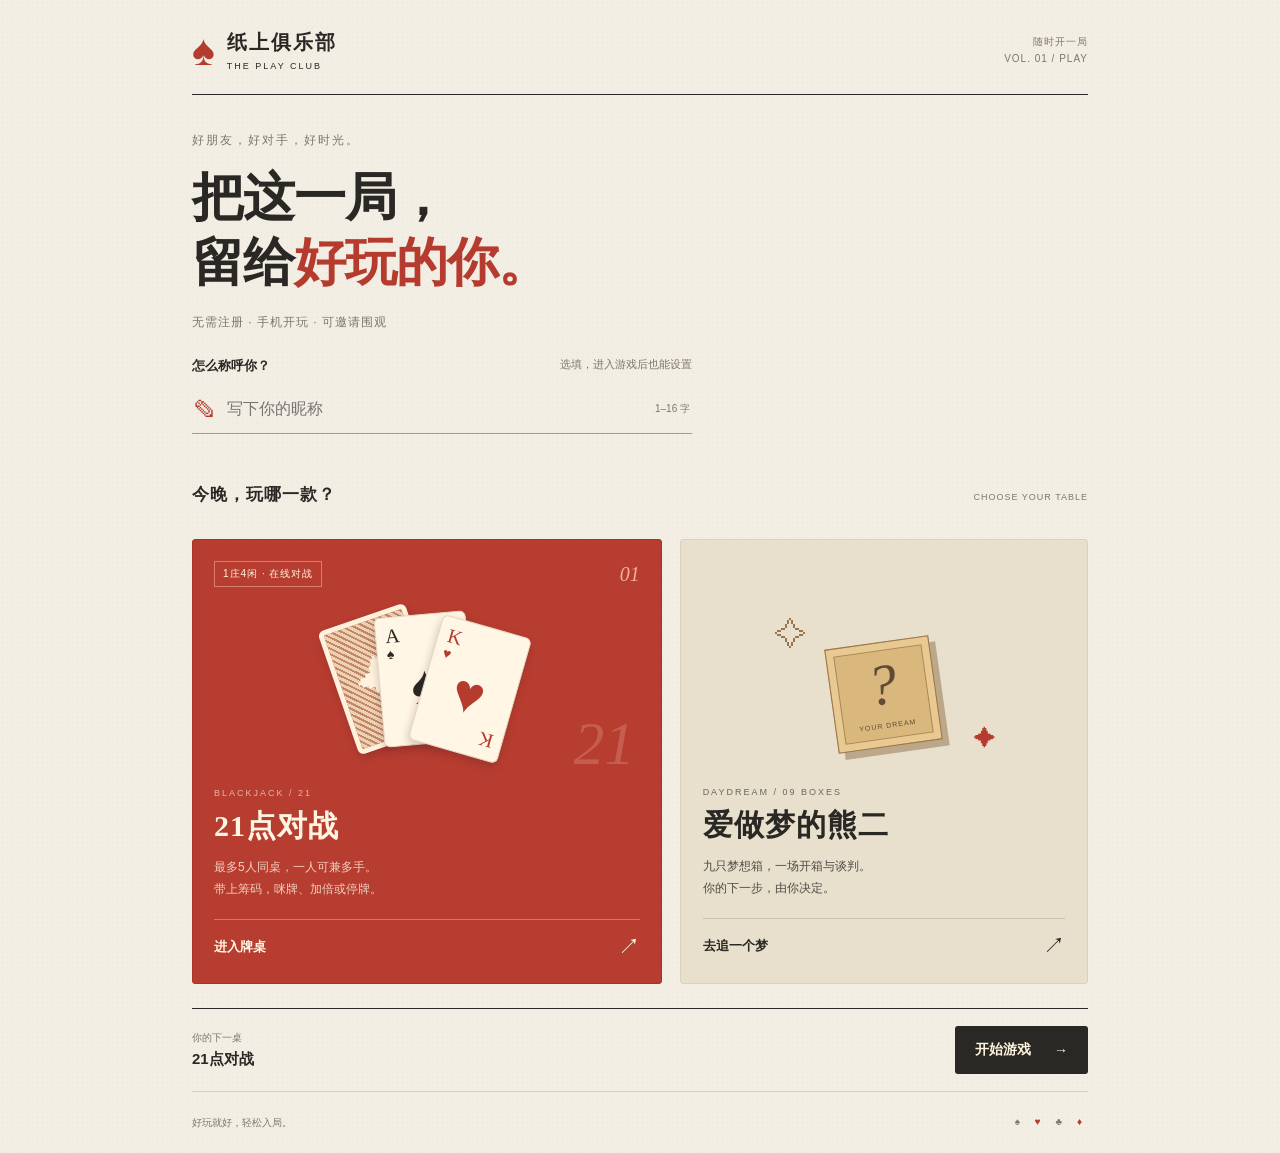
<file: index.html>
<!doctype html>
<html lang="zh-CN">
<head><meta charset="utf-8"><meta name="viewport" content="width=device-width,initial-scale=1,viewport-fit=cover"><meta name="theme-color" content="#f3eee4"><meta name="referrer" content="no-referrer"><title>纸上俱乐部 · 游戏大厅</title><script src="entry-router.js?v=20261028-club"></script><link rel="stylesheet" href="hall.css?v=20261028-club"></head>
<body>
<main class="hall">
<header class="masthead"><a class="club-mark" href="./" aria-label="游戏大厅"><span aria-hidden="true">♠</span><b>纸上俱乐部<small>THE PLAY CLUB</small></b></a><span class="edition">随时开一局<br>VOL. 01 / PLAY</span></header>
<section class="intro"><p class="eyebrow">好朋友，好对手，好时光。</p><h1>把这一局，<br>留给<span>好玩的你。</span></h1><p class="intro-note">无需注册 · 手机开玩 · 可邀请围观</p></section>
<section class="identity" aria-label="你的昵称"><label for="hallName">怎么称呼你？<small>选填，进入游戏后也能设置</small></label><div class="name-field"><span aria-hidden="true">✎</span><input id="hallName" maxlength="32" autocomplete="nickname" placeholder="写下你的昵称" aria-describedby="nameFeedback"><span class="name-limit">1–16 字</span></div><p id="nameFeedback" role="status" aria-live="polite"></p></section>
<section class="games" aria-labelledby="gamesTitle"><div class="section-title"><h2 id="gamesTitle">今晚，玩哪一款？</h2><span>CHOOSE YOUR TABLE</span></div>
<a class="game-card blackjack" href="blackjack.html" data-game="blackjack"><div class="card-heading"><span class="game-tag">1庄4闲 · 在线对战</span><span class="card-number">01</span></div><div class="playing-cards" aria-hidden="true"><div class="paper-card card-back"><span>✦</span></div><div class="paper-card ace"><b>A<small>♠</small></b><span>♠</span><i>A</i></div><div class="paper-card king"><b>K<small>♥</small></b><span>♥</span><i>K</i></div><span class="twenty-one">21</span></div><div class="game-copy"><p class="game-kicker">BLACKJACK / 21</p><h3>21点对战</h3><p>最多5人同桌，一人可兼多手。<br>带上筹码，咪牌、加倍或停牌。</p><span class="game-link">进入牌桌 <b aria-hidden="true">↗</b></span></div></a>
<a class="game-card dream" href="dream.html" data-game="dream"><div class="dream-art" aria-hidden="true"><span class="dream-spark">✧</span><div class="dream-box"><b>?</b><span>YOUR DREAM</span></div><span class="dream-star">✦</span></div><div class="game-copy"><p class="game-kicker">DAYDREAM / 09 BOXES</p><h3>爱做梦的熊二</h3><p>九只梦想箱，一场开箱与谈判。<br>你的下一步，由你决定。</p><span class="game-link">去追一个梦 <b aria-hidden="true">↗</b></span></div></a>
</section>
<section class="quick-start" aria-label="快速开始"><div><small>你的下一桌</small><strong id="recentGame">21点对战</strong></div><a id="startGame" href="blackjack.html">开始游戏 <span aria-hidden="true">→</span></a></section>
<footer><span>好玩就好，轻松入局。</span><span>♠ <i>♥</i> ♣ <i>♦</i></span></footer>
</main><script src="hall.js?v=20261028-club"></script>
</body></html>
</file>
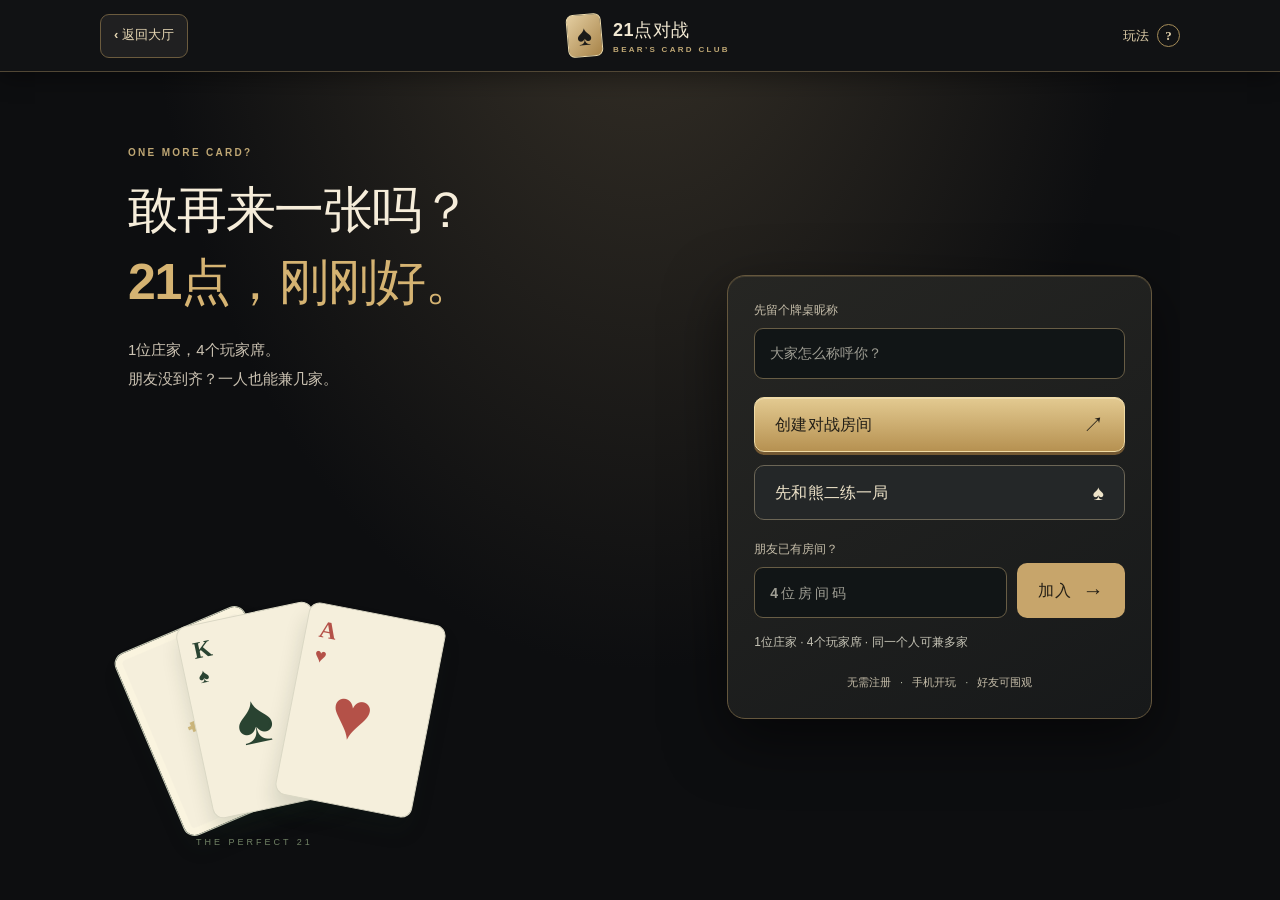
<file: blackjack.html>
<!doctype html>
<html lang="zh-CN">
<head>
  <meta charset="utf-8">
  <meta name="viewport" content="width=device-width,initial-scale=1,viewport-fit=cover">
  <meta name="theme-color" content="#143b31">
  <meta name="referrer" content="no-referrer">
  <meta name="description" content="和朋友来一局21点。手机开房、实时对战，也可以围观或先与熊二练习。">
  <title>21点对战 · 熊二游戏俱乐部</title>
  <link rel="stylesheet" href="blackjack.css?v=20261030-room2">
  <link rel="stylesheet" href="blackjack-casino.css?v=20261030-room2">
  <link rel="stylesheet" href="blackjack-table-art.css?v=20261030-room2">
  <link rel="stylesheet" href="blackjack-cards.css?v=20261030-room2">
  <link rel="stylesheet" href="blackjack-lobby.css?v=20261030-room2">
</head>
<body class="bj-casino" data-bj-screen="entry">
  <header class="bj-topbar">
    <a id="bjBackHall" class="bj-back-hall" href="./">‹ 返回大厅</a>
    <a id="bjBrandHome" href="./" class="bj-brand" aria-label="返回游戏大厅"><span class="bj-brand-mark" aria-hidden="true">♠</span><span>21点对战<small>BEAR’S CARD CLUB</small></span></a>
    <button id="bjRules" class="bj-icon-button" type="button" aria-haspopup="dialog">玩法 <span aria-hidden="true">?</span></button>
  </header>

  <main class="bj-shell">
    <section id="bjEntry" class="bj-entry" aria-labelledby="bjEntryTitle">
      <div class="bj-entry-copy"><span class="bj-kicker">ONE MORE CARD?</span><h1 id="bjEntryTitle">敢再来一张吗？<em>21点，刚刚好。</em></h1><p>1位庄家，4个玩家席。<br>朋友没到齐？一人也能兼几家。</p></div>
      <div class="bj-card-fan" aria-hidden="true"><span class="bj-fan-card bj-fan-back">✦</span><span class="bj-fan-card bj-fan-ten"><b>K<span>♠</span></b><i>♠</i></span><span class="bj-fan-card bj-fan-ace"><b>A<span>♥</span></b><i>♥</i></span><span class="bj-fan-label">THE PERFECT 21</span></div>
      <div class="bj-entry-form">
        <label class="bj-field" for="bjName"><span>先留个牌桌昵称</span><input id="bjName" name="nickname" type="text" maxlength="16" autocomplete="nickname" placeholder="大家怎么称呼你？" enterkeyhint="done"></label>
        <p id="bjInviteNotice" class="bj-invite-notice" hidden>朋友已经为你留好位置，确认昵称就能入场。</p>
        <button id="bjAcceptInvite" class="bj-button bj-primary" type="button" hidden>确认昵称 · 进入邀请房间 <span aria-hidden="true">↗</span></button>
        <div id="bjEntryChoices" class="bj-entry-choices">
          <button id="bjCreate" class="bj-button bj-primary" type="button">创建对战房间 <span aria-hidden="true">↗</span></button>
          <button id="bjSolo" class="bj-button bj-outline" type="button">先和熊二练一局 <span aria-hidden="true">♠</span></button>
          <div class="bj-join-row"><label class="bj-field" for="bjJoinCode"><span>朋友已有房间？</span><input id="bjJoinCode" type="text" maxlength="4" inputmode="numeric" pattern="[0-9]{4}" autocomplete="off" placeholder="4位房间码" aria-label="4位数字房间码"></label><button id="bjJoin" class="bj-button bj-small" type="button">加入 <span aria-hidden="true">→</span></button></div>
        </div>
        <p id="bjEntryStatus" class="bj-status" role="status" aria-live="polite"></p>
        <section id="bjRecentEntry" class="bj-recent-rooms" aria-labelledby="bjRecentEntryTitle" hidden><div class="bj-section-heading"><h2 id="bjRecentEntryTitle">最近的牌桌</h2><span>本机记录</span></div><div id="bjRecentEntryList"></div></section>
        <p class="bj-entry-foot">无需注册 <span>·</span> 手机开玩 <span>·</span> 好友可围观</p>
      </div>
    </section>

    <section id="bjRoom" class="bj-room bj-lobby" hidden aria-labelledby="bjRoomTitle">
      <div class="bj-lobby-header">
        <div class="bj-lobby-heading-copy"><div class="bj-lobby-title-line"><h1 id="bjRoomTitle">好友牌桌</h1><span id="bjConnection" class="bj-connection">连接中</span></div><div class="bj-room-identity"><span id="bjMyName"></span><strong id="bjMyRole"></strong></div></div>
        <button id="bjRoomCodeCard" class="bj-room-code" type="button" aria-label="复制4位房间码"><span>房间码</span><strong id="bjCode">— — — —</strong><svg viewBox="0 0 24 24" aria-hidden="true"><path d="M8 8h11v13H8zM5 16H3V3h11v2" fill="none" stroke="currentColor" stroke-width="1.6" stroke-linejoin="round"/></svg></button>
      </div>
      <section id="bjDealerQuick" class="bj-dealer-quick" aria-label="当前庄家" hidden><span class="bj-lobby-dealer-mark" aria-hidden="true">♠</span><div class="bj-lobby-dealer-person"><small>本桌庄家</small><p id="bjCurrentDealer">等待同步</p><p id="bjDealerQuickHint">邀请朋友，准备开局</p></div><button id="bjChangeDealer" type="button" aria-haspopup="dialog">更换庄家</button></section>
      <section id="bjChipWallet" class="bj-chip-wallet" aria-label="我的虚拟筹码" hidden><div class="bj-chip-wallet-main"><span>我的筹码</span><strong id="bjChipBalance">1,000</strong><small id="bjChipAvailable">可用 1,000 · 占用 0</small></div><div class="bj-chip-wallet-side"><span id="bjChipBuyInTotal">累计带入 1,000</span><button id="bjOpenBuyIn" type="button" aria-haspopup="dialog">设置带入</button></div></section>
      <section id="bjSeatsSection" class="bj-room-seats" aria-labelledby="bjSeatsTitle"><div class="bj-section-heading"><h2 id="bjSeatsTitle">玩家席位</h2><span id="bjSeatCount">0 / 4 席</span></div><p id="bjSeatHelp" class="bj-seat-help">可同时入座多个席位，共用筹码余额</p><div id="bjSeatGrid" class="bj-seat-grid"></div></section>
      <div class="bj-lobby-footer">
        <nav class="bj-lobby-shortcuts" aria-label="房间分区"><button id="bjLobbyInvite" type="button" aria-haspopup="dialog"><svg viewBox="0 0 24 24" aria-hidden="true"><path d="m3 11 18-8-8 18-2-8zM11 13 21 3" fill="none" stroke="currentColor" stroke-width="1.6" stroke-linejoin="round"/></svg><span>邀请朋友</span></button><button id="bjLobbyMembers" type="button" aria-haspopup="dialog"><svg viewBox="0 0 24 24" aria-hidden="true"><path d="M15 21v-2a5 5 0 0 0-10 0v2M17 14a4 4 0 0 1 4 4v3" fill="none" stroke="currentColor" stroke-width="1.6"/><circle cx="10" cy="7" r="4" fill="none" stroke="currentColor" stroke-width="1.6"/><path d="M17 3a4 4 0 0 1 0 8" fill="none" stroke="currentColor" stroke-width="1.6"/></svg><span id="bjLobbyMembersLabel">本桌成员</span><small id="bjLobbyMemberCount"></small></button><button id="bjLobbyRecents" type="button" aria-haspopup="dialog"><svg viewBox="0 0 24 24" aria-hidden="true"><path d="M3 11a9 9 0 1 1 2.6 7M3 4v7h7M12 7v5l3 2" fill="none" stroke="currentColor" stroke-width="1.6" stroke-linecap="round" stroke-linejoin="round"/></svg><span>历史房间</span></button></nav>
        <p id="bjRoomStatus" class="bj-status" role="status" aria-live="polite"></p>
        <div class="bj-lobby-primary-actions"><button id="bjStart" class="bj-button bj-primary bj-start" type="button">发牌 · 开始第一局</button><button id="bjEnterTable" class="bj-button bj-primary" type="button" hidden>进入下注牌桌</button></div>
      </div>
    </section>

    <section id="bjGame" class="bj-game" hidden aria-label="21点对战牌桌">
      <div class="bj-game-meta"><span id="bjRound">ROUND 01</span><button id="bjTableCode" class="bj-table-code" type="button" aria-label="复制4位房间码" hidden></button><span id="bjGameRole"></span><button id="bjSqueezeToggle" class="bj-squeeze-toggle" type="button" aria-pressed="true">咪牌 开</button><button id="bjOpenRoom" type="button">返回房间 <span aria-hidden="true">↗</span></button></div>
      <div class="bj-table-scene" id="bjTableScene">
      <svg class="bj-table-lettering" viewBox="0 0 900 1050" preserveAspectRatio="none" aria-hidden="true"><defs><path id="bjRulePayoutArc" d="M192 403 Q450 300 708 403"/><path id="bjRuleInsuranceArc" d="M251 421 Q450 354 649 421"/></defs><g fill="#f4ecce" text-anchor="middle" font-family="Georgia,serif" font-weight="700"><text font-size="30" letter-spacing="3"><textPath href="#bjRulePayoutArc" startOffset="50%">BLACKJACK PAYS 3 TO 2</textPath></text><text font-size="18" letter-spacing="2"><textPath href="#bjRuleInsuranceArc" startOffset="50%">INSURANCE PAYS 2 TO 1</textPath></text><text x="450" y="448" font-size="14" letter-spacing="3">DEALER STANDS ON ALL 17</text></g></svg>
      <button id="bjViewPrevious" class="bj-view-previous" type="button" aria-haspopup="dialog" hidden>查看上一局手牌</button>
      <section id="bjBetSeatStrip" class="bj-bet-seat-strip" aria-label="点击自己的席位累加下注" hidden></section>
      <section id="bjSessionBoard" class="bj-session-board" aria-labelledby="bjSessionBoardTitle" hidden><div class="bj-session-board-heading"><h2 id="bjSessionBoardTitle">全桌亮牌</h2><button id="bjToggleRoundDetails" type="button" aria-expanded="true">收起明细 ⌃</button></div><div id="bjReviewDealer" class="bj-review-dealer"></div><div id="bjReviewGrid" class="bj-review-grid"></div><p id="bjPreviousRoundNote" hidden>上一局牌面保留在这里，重新发牌后才会替换。</p></section>
      <div id="bjLiveTable" class="bj-table">
        <section class="bj-hand bj-dealer" aria-labelledby="bjDealerName"><div class="bj-seat-heading"><div class="bj-seat-person"><span class="bj-avatar" aria-hidden="true">♠</span><div><span id="bjDealerSeatLabel" class="bj-seat-label">庄家</span><h2 id="bjDealerName">熊二</h2></div></div><div id="bjDealerScore" class="bj-hand-total">—<small>点数</small></div></div><div id="bjDealerCards" class="bj-hand-cards" aria-label="庄家手牌"></div><p id="bjDealerNote" class="bj-hand-note">庄家暗牌将在停牌后揭晓</p></section>
        <div class="bj-table-center"><span aria-hidden="true">✦</span><p id="bjTurnText" role="status" aria-live="polite">牌已就位，等你入场</p><span aria-hidden="true">✦</span></div>
        <div id="bjSeatTabs" class="bj-seat-tabs" role="tablist" aria-label="四个玩家席手牌"></div>
        <section id="bjPlayerHandSection" class="bj-hand bj-player" aria-labelledby="bjPlayerName"><div class="bj-seat-heading"><div class="bj-seat-person"><span class="bj-avatar bj-avatar-player" aria-hidden="true">♥</span><div><span id="bjPlayerSeatLabel" class="bj-seat-label">玩家</span><h2 id="bjPlayerName">你</h2></div></div><div id="bjPlayerScore" class="bj-hand-total">—<small>点数</small></div></div><div id="bjPlayerCards" class="bj-hand-cards" aria-label="玩家手牌"></div><p id="bjPlayerNote" class="bj-hand-note">靠近21，别越过它</p></section>
        <span class="bj-table-watermark" aria-hidden="true">BLACKJACK</span>
        <div id="bjSplitHands" class="bj-split-hands" aria-label="两手分牌" hidden></div>
      </div>
      </div>
      <div class="bj-scoreboard" aria-label="本桌累计积分"><div><span id="bjDealerScoreName">庄家累计</span><strong id="bjDealerLedger">0</strong></div><span class="bj-score-divider">VS</span><div><span id="bjPlayerScoreName">玩家累计</span><strong id="bjPlayerLedger">0</strong></div></div>
      <p id="bjGameStatus" class="bj-status" role="status" aria-live="polite"></p>
      <div id="bjTableActions" class="bj-table-actions"><section id="bjBettingActions" class="bj-stage-actions" hidden>
 <div class="bj-chip-tray-heading"><span id="bjSelectedChipText">选好筹码，点自己的席位下注</span><button id="bjChipSettings" type="button" aria-haspopup="dialog">自定5枚筹码</button></div>
 <div id="bjChipTray" class="bj-chip-tray"></div>
 <div class="bj-bet-tools"><button id="bjUndoBet" type="button">撤销</button><button id="bjClearBet" type="button">清空</button><button id="bjRepeatBets" type="button">重复上局</button><button id="bjCustomBet" type="button">自填注</button></div>
 <div class="bj-stage-primary-actions"><button id="bjConfirmBets" class="bj-button bj-primary" type="button">确认下注</button><button id="bjDealSession" class="bj-button bj-primary" type="button" hidden>发牌 →</button></div>
 <p id="bjBettingStatus" class="bj-stage-note" role="status" aria-live="polite"></p>
</section>
<section id="bjReviewActions" class="bj-stage-actions" hidden>
 <div class="bj-review-progress"><span id="bjReviewProgress">0 人确认看完</span><button id="bjReviewPeople" type="button" aria-haspopup="dialog">确认名单 ↗</button></div>
 <button id="bjAckReview" class="bj-button bj-primary" type="button">看完了</button><button id="bjOpenBetting" class="bj-button bj-primary" type="button" hidden>进入重新下注 →</button>
 <p id="bjReviewWait" class="bj-stage-note" role="status" aria-live="polite"></p>
</section>
<section id="bjInsuranceActions" class="bj-stage-actions" hidden>
 <div class="bj-insurance-heading"><label for="bjInsuranceSeat">A明牌 · 保险决定<select id="bjInsuranceSeat" aria-label="选择自己的保险席位"></select></label><span id="bjInsurancePending"></span></div>
 <label class="bj-insurance-amount" for="bjInsuranceAmount">保险筹码<input id="bjInsuranceAmount" type="number" min="0" step="0.5" inputmode="decimal" value="0"></label>
 <div class="bj-insurance-buttons"><button id="bjBuyInsurance" class="bj-button bj-double" type="button">买保险</button><button id="bjDeclineInsurance" class="bj-button bj-table-outline" type="button">不买</button><button id="bjEvenMoney" class="bj-button bj-primary" type="button" hidden>Even Money</button></div>
 <p id="bjInsuranceStatus" class="bj-stage-note" role="status" aria-live="polite"></p>
</section><button id="bjHit" class="bj-button bj-primary" type="button">要牌 <span aria-hidden="true">＋</span></button><button id="bjStand" class="bj-button bj-table-outline" type="button">停牌 <span aria-hidden="true">✓</span></button><button id="bjDouble" class="bj-button bj-table-outline bj-double" type="button" hidden>Double <span aria-hidden="true">×2</span></button><button id="bjSplit" class="bj-button bj-table-outline bj-split" type="button" hidden>分牌 <span aria-hidden="true">Ⅱ</span></button><button id="bjSurrender" class="bj-button bj-table-outline bj-surrender" type="button" hidden>投降 <span aria-hidden="true">½</span></button><button id="bjResumeSqueeze" class="bj-button bj-primary is-full" type="button" hidden>继续咪牌</button><button id="bjReturnActive" class="bj-button bj-primary is-full" type="button" hidden>回到我的行动席 →</button><button id="bjDealerStep" class="bj-button bj-primary" type="button" hidden>按规则补牌 <span aria-hidden="true">→</span></button><button id="bjGameStart" class="bj-button bj-primary" type="button" hidden>发牌 · 开始 <span aria-hidden="true">→</span></button><button id="bjNext" class="bj-button bj-primary" type="button" hidden>再来一局 <span aria-hidden="true">→</span></button><button id="bjViewResult" class="bj-button bj-table-outline" type="button" hidden>查看本局结果</button><p id="bjActionHint">每个决定，只需轻轻一点。</p></div>
    </section>
  </main>

  <dialog id="bjLobbySheet" class="bj-dialog bj-lobby-sheet" aria-labelledby="bjLobbySheetTitle"><div class="bj-lobby-sheet-head"><button id="bjCloseLobbySheet" class="bj-dialog-close" type="button" aria-label="关闭房间分区">×</button><div class="bj-lobby-sheet-handle" aria-hidden="true"></div><h2 id="bjLobbySheetTitle">邀请朋友</h2></div>
    <section id="bjLobbyInvitePanel"><p class="bj-lobby-sheet-intro">把房间码或邀请发给朋友，一起坐上这张牌桌。</p><button id="bjLobbyCopyCode" class="bj-lobby-sheet-code" type="button"><span>复制房间码</span><strong id="bjLobbyCodeValue">— — — —</strong><span aria-hidden="true">↗</span></button><div id="bjShareGrid" class="bj-share-grid"><button id="bjCopyPlayer" class="bj-button bj-primary" type="button">邀请玩家 <span aria-hidden="true">↗</span></button><button id="bjCopyWatch" class="bj-button bj-outline" type="button">邀请围观 <span aria-hidden="true">↗</span></button></div><details id="bjInviteLinks" class="bj-invite-links" open hidden><summary>邀请网址 · 可长按复制</summary><div class="bj-invite-link-fields"><label for="bjPlayerLink">玩家邀请<input id="bjPlayerLink" type="text" readonly aria-label="玩家邀请网址"></label><label for="bjWatchLink">围观邀请<input id="bjWatchLink" type="text" readonly aria-label="围观邀请网址"></label><p>玩家可选择空席；围观者也可申请入座。</p></div></details></section>
    <section id="bjLobbyMembersPanel" hidden><p id="bjLobbySoloInfo" class="bj-lobby-sheet-intro" hidden>熊二按固定规则担任庄家。你可以同时入座多个席位，每手独立行动，共用自己的筹码余额。</p><section id="bjRoomMembers" class="bj-room-members" aria-labelledby="bjMembersTitle"><div class="bj-section-heading"><h2 id="bjMembersTitle">本桌成员</h2><span id="bjMemberCount">0 人</span></div><div id="bjMembers" class="bj-members"></div></section><div class="bj-room-rule"><span aria-hidden="true">♠</span><p>无限牌靴 · 天然21赔3:2 · 庄家软17停牌</p></div><button id="bjLobbyRules" class="bj-button bj-outline" type="button">查看完整玩法 <span aria-hidden="true">↗</span></button></section>
    <section id="bjLobbyRecentsPanel" hidden><section id="bjRecentRoom" class="bj-recent-rooms" aria-labelledby="bjRecentRoomTitle" hidden><div class="bj-section-heading"><h2 id="bjRecentRoomTitle">最近的牌桌</h2><span>本机记录</span></div><div id="bjRecentRoomList"></div></section><p id="bjLobbyRecentEmpty" class="bj-lobby-sheet-intro">本机还没有其他房间记录。加入过的牌桌会保留在这里，方便恢复身份。</p></section>
    <p id="bjLobbySheetStatus" class="bj-status" role="status" aria-live="polite"></p><div class="bj-room-utilities"><button id="bjReconnect" type="button">重新连接</button><button id="bjLeaveRoom" type="button">离开房间</button></div>
  </dialog>
  <dialog id="bjHistoryDialog" class="bj-dialog bj-history-dialog" aria-labelledby="bjHistoryTitle"><button id="bjCloseHistory" class="bj-dialog-close" type="button" aria-label="关闭上局手牌">×</button><span class="bj-kicker">PREVIOUS ROUND · READ ONLY</span><h2 id="bjHistoryTitle">上一局完整手牌</h2><p class="bj-history-help">仅查看已公开手牌与结算，不会更改本轮下注。</p><div id="bjHistoryContent"></div><button id="bjHistoryDone" class="bj-button bj-primary" type="button">返回下注牌桌</button></dialog>
  <dialog id="bjCodeDialog" class="bj-dialog bj-money-dialog" aria-labelledby="bjCodeDialogTitle"><button id="bjCloseCode" class="bj-dialog-close" type="button" aria-label="关闭房间码">×</button><span class="bj-kicker">YOUR TABLE CODE</span><h2 id="bjCodeDialogTitle">告诉朋友这个房间码</h2><label class="bj-field" for="bjCodeCopy"><span>长按下方4位数字即可复制</span><input id="bjCodeCopy" type="text" readonly inputmode="numeric" aria-label="可复制的4位房间码"></label><button id="bjCodeDone" class="bj-button bj-primary" type="button">知道了</button></dialog>
  <dialog id="bjChipSettingsDialog" class="bj-dialog bj-money-dialog" aria-labelledby="bjChipSettingsTitle"><button id="bjCloseChipSettings" class="bj-dialog-close" type="button" aria-label="关闭筹码面额设置">×</button><span class="bj-kicker">YOUR FIVE CHIPS</span><h2 id="bjChipSettingsTitle">设置常用5枚筹码</h2><p>填入5个不同的正整数。只保存本机常用面额，不会立即下注。</p><div id="bjChipValues" class="bj-chip-values"></div><p id="bjChipSettingsStatus" class="bj-status" role="status" aria-live="polite"></p><button id="bjSaveChipSettings" class="bj-button bj-primary" type="button">保存常用面额</button></dialog>
<dialog id="bjReviewPeopleDialog" class="bj-dialog" aria-labelledby="bjReviewPeopleTitle"><button id="bjCloseReviewPeople" class="bj-dialog-close" type="button" aria-label="关闭看完确认名单">×</button><span class="bj-kicker">EVERYONE HAS A SAY</span><h2 id="bjReviewPeopleTitle">等大家看完这一局</h2><p class="bj-dealer-help">本局原庄家与原玩家按人确认一次。围观者不阻塞下一轮。</p><div id="bjReviewParticipants" class="bj-review-participants"></div></dialog><dialog id="bjBuyInDialog" class="bj-dialog bj-money-dialog" aria-labelledby="bjBuyInTitle"><button id="bjCloseBuyIn" class="bj-dialog-close" type="button" aria-label="关闭筹码设置">×</button><span class="bj-kicker">CHIPS, JUST FOR FUN</span><h2 id="bjBuyInTitle">设置带入筹码</h2><p id="bjBuyInHelp"></p><label class="bj-field" for="bjBuyInAmount"><span id="bjBuyInAmountLabel">带入数额</span><input id="bjBuyInAmount" type="number" min="1" max="1000000" step="1" inputmode="numeric" value="1000"></label><div id="bjBuyInQuick" class="bj-amount-quick"><button type="button" data-amount="500">500</button><button type="button" data-amount="1000">1,000</button><button type="button" data-amount="5000">5,000</button></div><p id="bjBuyInStatus" class="bj-status" role="status" aria-live="polite"></p><button id="bjConfirmBuyIn" class="bj-button bj-primary" type="button">确认带入 →</button></dialog>

  <dialog id="bjBetDialog" class="bj-dialog bj-money-dialog" aria-labelledby="bjBetTitle"><button id="bjCloseBet" class="bj-dialog-close" type="button" aria-label="关闭下注设置">×</button><span class="bj-kicker">ONE HAND, ONE BET</span><h2 id="bjBetTitle">这一席，放多少筹码？</h2><p id="bjBetHelp"></p><div id="bjBetQuick" class="bj-amount-quick bj-bet-quick"><button type="button" data-amount="10">10</button><button type="button" data-amount="50">50</button><button type="button" data-amount="100">100</button><button type="button" data-amount="500">500</button></div><label class="bj-field" for="bjBetAmount"><span>自填数额 · 整数筹码</span><input id="bjBetAmount" type="number" min="1" max="1000000" step="1" inputmode="numeric" value="10"></label><p id="bjBetStatus" class="bj-status" role="status" aria-live="polite"></p><button id="bjConfirmBet" class="bj-button bj-primary" type="button">确认本席下注 →</button></dialog>

  <dialog id="bjSurrenderDialog" class="bj-dialog bj-money-dialog" aria-labelledby="bjSurrenderTitle"><button id="bjCloseSurrender" class="bj-dialog-close" type="button" aria-label="取消投降">×</button><span class="bj-kicker">CUT YOUR LOSSES?</span><h2 id="bjSurrenderTitle">这一手，要投降吗？</h2><p id="bjSurrenderCopy"></p><p id="bjSurrenderStatus" class="bj-status" role="status" aria-live="polite"></p><button id="bjConfirmSurrender" class="bj-button bj-primary" type="button">确定 · 亏半注投降</button><button id="bjCancelSurrender" class="bj-button bj-outline" type="button">继续这一手</button></dialog>

  <dialog id="bjSqueezeDialog" class="bj-dialog bj-squeeze-dialog" aria-labelledby="bjSqueezeTitle"><button id="bjCloseSqueeze" class="bj-dialog-close" type="button" aria-label="收起咪牌，保留未公开手牌">×</button><span id="bjSqueezeCounter" class="bj-kicker">A LITTLE SUSPENSE</span><h2 id="bjSqueezeTitle">这一张，慢慢看。</h2><p id="bjSqueezeSeat"></p><div id="bjSqueezeStage" class="bj-squeeze-stage" role="group" aria-label="从任意角拖动牌背，逐渐揭开纸牌"><div id="bjSqueezeFace" class="bj-squeeze-face"></div><div id="bjSqueezeFold" class="bj-squeeze-fold" aria-hidden="true"></div><div id="bjSqueezeCover" class="bj-squeeze-cover"><span>✦</span><small>从任意角 · 斜向轻拖</small></div></div><p id="bjSqueezeHint">也可以直接点击翻开，不影响牌局规则。</p><button id="bjRevealSqueeze" class="bj-button bj-primary" type="button">翻开这张 →</button><div class="bj-squeeze-secondary"><button id="bjSkipSqueeze" type="button">全部翻开，回到牌桌</button><button id="bjDisableSqueeze" type="button">以后直接翻开</button></div></dialog>

  <dialog id="bjDealerDialog" class="bj-dialog bj-dealer-dialog" aria-labelledby="bjDealerTitle"><button id="bjCloseDealer" class="bj-dialog-close" type="button" aria-label="关闭更换庄家">×</button><span class="bj-kicker">PASS THE DEAL</span><h2 id="bjDealerTitle">下一局，谁坐庄？</h2><p id="bjDealerDialogCurrent" class="bj-dealer-dialog-current"></p><p id="bjDealerHelp" class="bj-dealer-help">选择一位在线成员，邀请接任庄家和房主。</p><section id="bjDealerInvitation" hidden><p id="bjDealerInvitationCopy"></p><div class="bj-dealer-invitation-actions"><button id="bjAcceptDealer" class="bj-button bj-primary" type="button">接受 · 接任庄家与房主</button><button id="bjDeclineDealer" class="bj-button bj-outline" type="button">拒绝 · 保持当前身份</button></div></section><div id="bjDealerCandidates" class="bj-dealer-candidates"></div><p id="bjDealerStatus" class="bj-status" role="status" aria-live="polite"></p></dialog>

  <dialog id="bjLeaveDialog" class="bj-dialog bj-leave-dialog" aria-labelledby="bjLeaveTitle"><button id="bjCloseLeave" class="bj-dialog-close" type="button" aria-label="取消返回大厅">×</button><span class="bj-kicker">TAKE A LITTLE BREAK</span><h2 id="bjLeaveTitle">要返回大厅吗？</h2><p id="bjLeaveCopy"></p><p id="bjLeaveStatus" class="bj-status" role="status" aria-live="polite"></p><button id="bjConfirmLeave" class="bj-button bj-primary" type="button">确定 · 返回大厅</button><button id="bjCancelLeave" class="bj-button bj-outline" type="button">继续留在牌桌</button></dialog>

  <dialog id="bjRulesDialog" class="bj-dialog bj-rules-dialog" aria-labelledby="bjRulesTitle"><button id="bjCloseRules" class="bj-dialog-close" type="button" aria-label="关闭玩法">×</button><span class="bj-kicker">KNOW YOUR CARDS</span><h2 id="bjRulesTitle">21点，怎么玩？</h2><p class="bj-rule-note">本桌1位庄家、4个玩家席。人少可一人兼几家，四手依次行动、各自与庄家比较；开局后本局席位锁定。</p><ol class="bj-rule-list"><li><b>靠近21点，但不能超过。</b><span>2–10按牌面计分，J、Q、K都是10点，A自动按1或11点计算。</span></li><li><b>玩家先选「要牌」或「停牌」。</b><span>超过21点立即爆牌；停牌后揭开庄家暗牌，庄家开始行动。</span></li><li><b>庄家按规则行动。</b><span>16点及以下必须补牌，17点及以上停牌，含A+6的软17。</span></li><li><b>天然21点优先。</b><span>起手两张A加10点牌叫天然21点，胜过多张组成的21点；同点或双方天然21点平局。</span></li><li><b id="bjScoringRuleTitle">只比虚拟筹码。</b><span id="bjScoringRuleCopy">普通胜赔1:1，天然21点胜赔3:2，平局退注。无限牌靴：每张牌独立均匀抽取，允许同花同点重复。</span></li></ol><p id="bjVariantRule" class="bj-rule-note">同点值两张可分牌一次；可Double追加同额注、只补一张后停牌，晚投降亏半注。庄家A明牌时可选保险或Even Money。仅虚拟筹码，无充值或提现。</p><a class="bj-rule-source" href="https://bicyclecards.com/how-to-play/blackjack/" target="_blank" rel="noopener noreferrer">规则参考 · Bicycle ↗</a><button id="bjGotRules" class="bj-button bj-primary" type="button">知道了，回到牌桌</button></dialog>

  <dialog id="bjResultDialog" class="bj-dialog bj-result-dialog" aria-labelledby="bjResultTitle"><button id="bjCloseResult" class="bj-dialog-close" type="button" aria-label="关闭本局结果">×</button><span class="bj-result-symbol" aria-hidden="true">♠</span><span id="bjResultRound" class="bj-kicker">ROUND 01 · FINISHED</span><h2 id="bjResultTitle">这一局，漂亮。</h2><p id="bjResultReason"></p><div class="bj-result-hands"><div><span id="bjResultDealerName">庄家</span><strong id="bjResultDealerScore">—</strong><small id="bjResultDealerDelta">0 分</small></div><span>VS</span><div><span id="bjResultPlayerName">玩家</span><strong id="bjResultPlayerScore">—</strong><small id="bjResultPlayerDelta">0 分</small></div></div><div id="bjResultHands" class="bj-result-seat-list" hidden></div><button id="bjResultNext" class="bj-button bj-primary" type="button">再来一局 <span aria-hidden="true">→</span></button><button id="bjResultBack" class="bj-button bj-outline" type="button">看看牌桌</button><button id="bjResultSeats" class="bj-result-seats" type="button">调整下局席位 →</button><p id="bjResultWait" class="bj-result-wait" hidden>等待房主开始下一局</p></dialog>

  <noscript><p class="bj-noscript">开启浏览器的 JavaScript 后，即可加入21点对战。</p></noscript>
  <script src="vendor/mqtt.min.js"></script>
  <script src="room-core.js?v=20261028-club"></script>
  <script src="room-directory.js?v=20261027-hostfix"></script>
  <script src="blackjack-core.js?v=20261030-room2"></script>
  <script src="blackjack-classic.js?v=20261030-room2"></script>
  <script src="blackjack-table.js?v=20261030-room2"></script>
  <script src="blackjack-cards.js?v=20261030-room2"></script>
  <script src="blackjack-ui.js?v=20261030-room2"></script>
  <script src="blackjack-recents.js?v=20261030-room2"></script>
  <script src="blackjack-room.js?v=20261030-room2"></script>
</body>
</html>
</file>
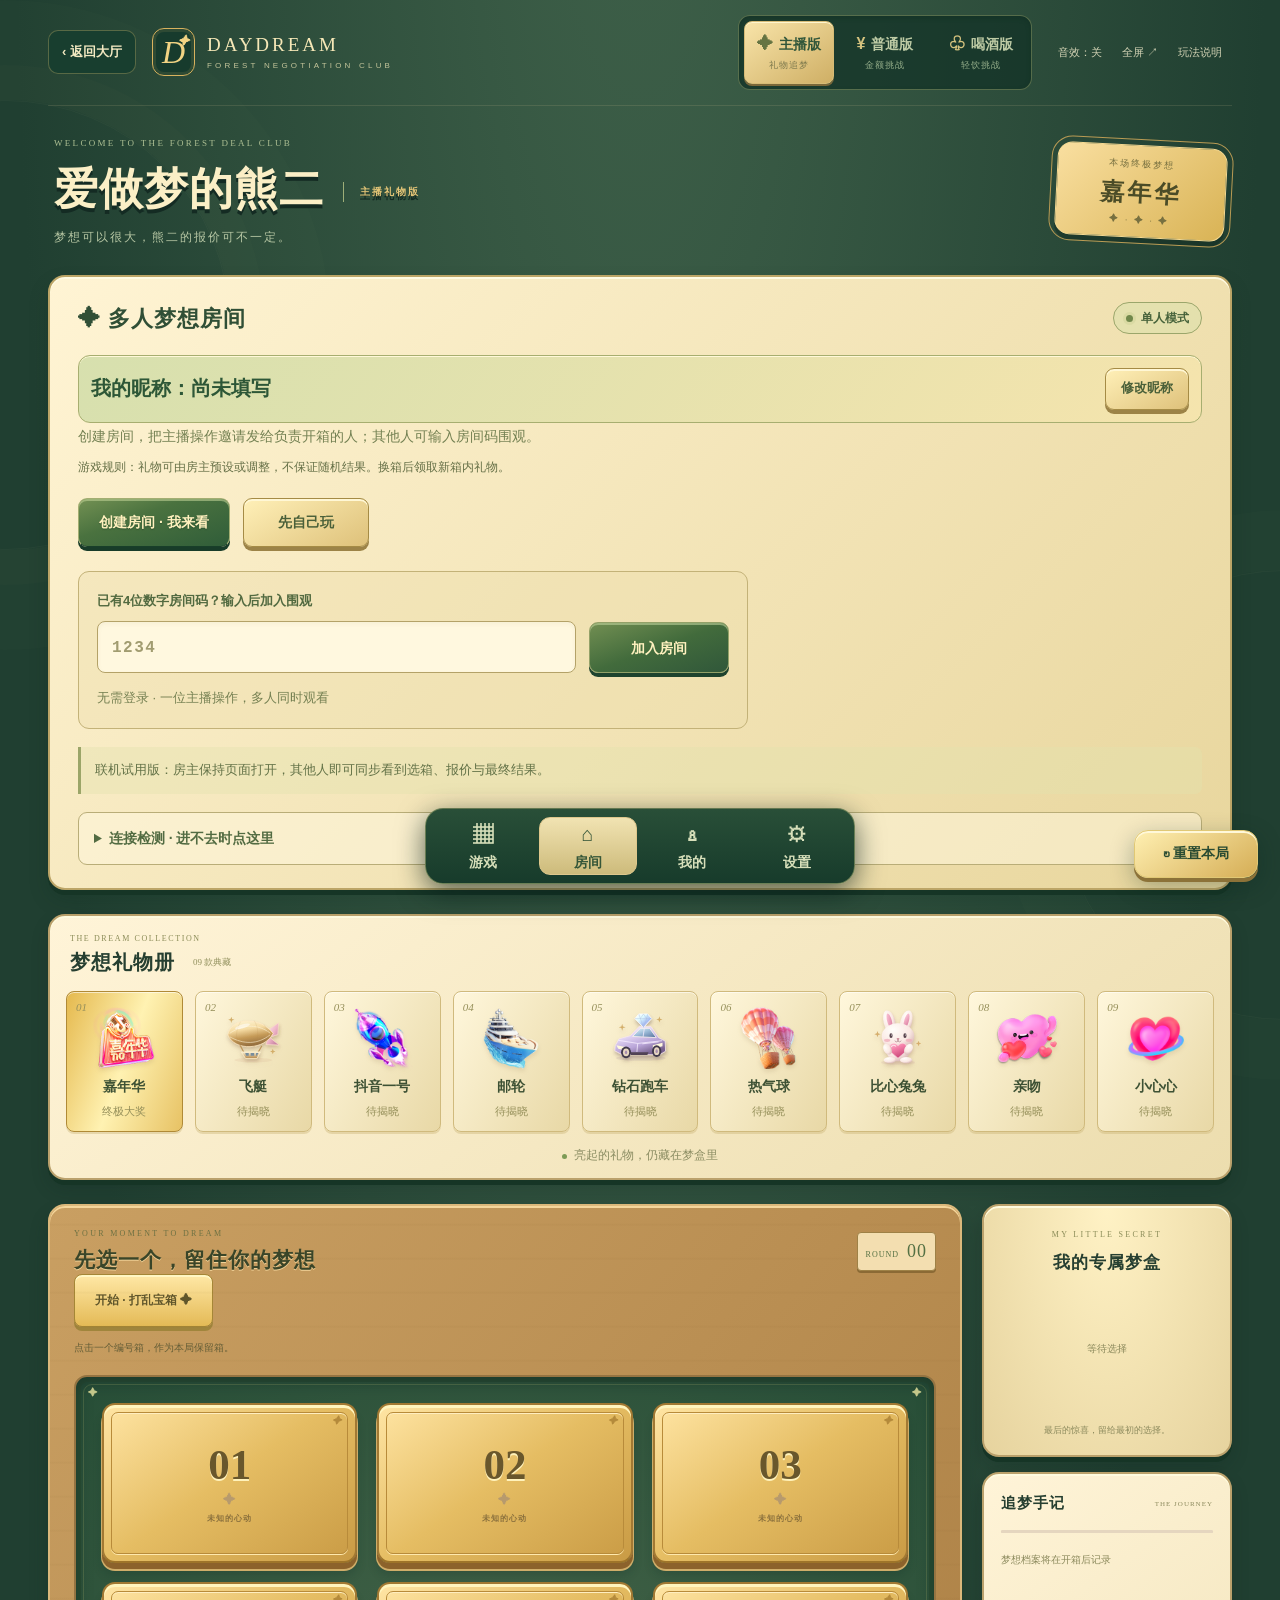
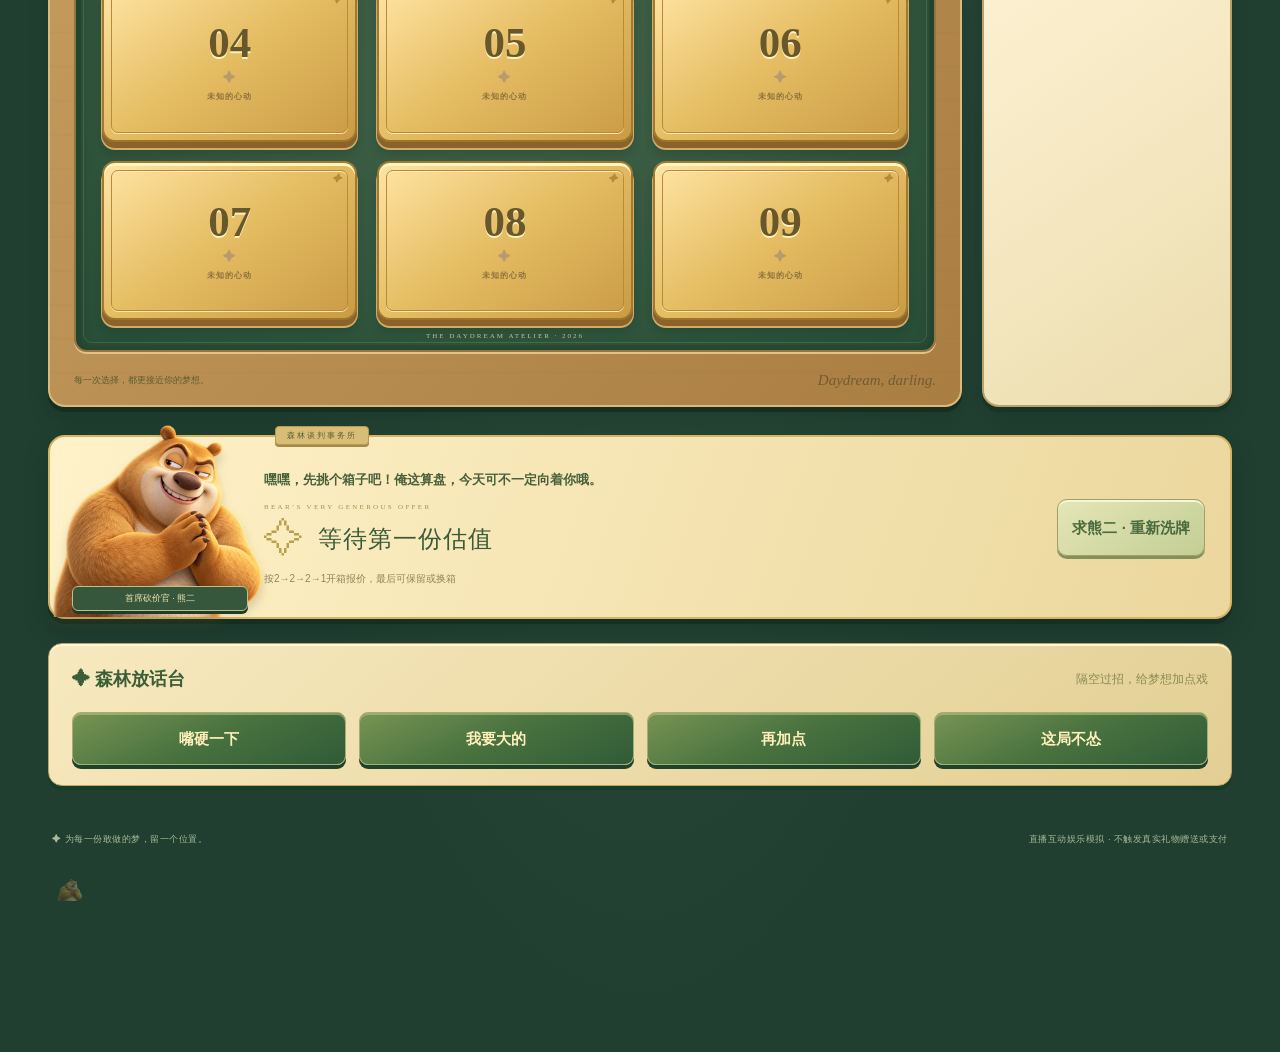
<file: dream.html>
<!doctype html>
<html lang="zh-CN">
<head><meta charset="utf-8"><meta name="viewport" content="width=device-width,initial-scale=1,viewport-fit=cover"><meta name="theme-color" content="#203f31"><meta name="referrer" content="no-referrer"><title>爱做梦的熊二 · 三种玩法</title><link rel="stylesheet" href="style.css"><link rel="stylesheet" href="mobile.css"><link rel="stylesheet" href="layout.css?v=20261022-strip"><link rel="stylesheet" href="room.css?v=20261027-hostfix"><link rel="stylesheet" href="owner.css?v=20261027-hostfix"><link rel="stylesheet" href="quote-popup.css?v=20261027-hostfix"><link rel="stylesheet" href="showtime.css?v=20261027-hostfix"><link rel="stylesheet" href="player-start.css?v=20261027-hostfix"><link rel="stylesheet" href="admin.css?v=20261027-hostfix"><link rel="stylesheet" href="modes.css?v=20261027-hostfix"><link rel="stylesheet" href="theatre.css?v=20261027-hostfix"><link rel="stylesheet" href="counteroffer.css?v=20261027-hostfix"><link rel="stylesheet" href="reshuffle.css?v=20261027-hostfix"><link rel="stylesheet" href="numeric-start.css?v=20261027-hostfix"><link rel="stylesheet" href="mobile-pages.css?v=20261027-hostfix"><link rel="stylesheet" href="seat-switch.css?v=20261027-hostfix"><link rel="stylesheet" href="host-peek.css?v=20261027-hostfix"><link rel="stylesheet" href="banker.css?v=20261028-banker"><link rel="stylesheet" href="series.css?v=20261027-hostfix"><link rel="stylesheet" href="hall-return.css?v=20261028-chips"></head>
<body>
<div class="ambient ambient-one"></div><div class="ambient ambient-two"></div>
<main class="app">
<header class="topbar"><a id="dreamBackHall" class="dream-hall-return" href="./">‹ 返回大厅</a><a class="brand" href="./" aria-label="爱做梦的熊二首页"><span class="brand-seal">D<span>✦</span></span><span>DAYDREAM<span class="brand-sub">FOREST NEGOTIATION CLUB</span></span></a><div class="top-note"><i></i> 主播专属 · 梦想正在发生</div><div class="mode-switch" role="group" aria-label="版本切换"><button type="button" data-mode="gift" aria-pressed="true"><span>✦</span>主播版<small>礼物追梦</small></button><button type="button" data-mode="money" aria-pressed="false"><span>¥</span>普通版<small>金额挑战</small></button><button type="button" data-mode="drink" aria-pressed="false"><span>♧</span>喝酒版<small>轻饮挑战</small></button></div><nav class="tools" aria-label="游戏工具"><button id="sound" title="切换音效">音效：关</button><button id="fullscreen" title="进入全屏">全屏 ↗</button><button id="rules">玩法说明</button></nav></header>
<section class="heading"><div><p class="eyebrow">WELCOME TO THE FOREST DEAL CLUB</p><h1 id="gameTitle">爱做梦的熊二<span id="gameSubtitle">森林谈判事务所</span></h1><p class="subtitle" id="gameTagline">梦想可以很大，熊二的报价可不一定。</p></div><div class="session-stamp"><span id="topDreamLabel">本场终极梦想</span><strong id="topDream">嘉年华</strong><span class="stamp-stars">✦ · ✦ · ✦</span></div></section>
<section id="modeSetup" class="panel mode-setup" hidden aria-labelledby="modeSetupTitle"><div class="mode-setup-heading"><div><span class="eyebrow">BUILD YOUR NINE DREAMS</span><h2 id="modeSetupTitle">先设定，这一局的九种可能</h2></div><span class="mode-config-badge">自定义奖池</span></div><p id="modeSetupNote">设置最小值与最大值，自动生成九档数值；每一档都可以再调整。</p><div class="mode-range"><label for="modeMin">最小值<input id="modeMin" type="number" inputmode="decimal" min="0" step="any" value="1"></label><label for="modeMax">最大值<input id="modeMax" type="number" inputmode="decimal" min="0" step="any" value="100"></label><button id="generateValues" class="secondary" type="button">自动生成九个数 ↗</button></div><div id="modeValues" class="mode-values" aria-label="九档可编辑数值"></div><div class="mode-setup-bottom"><p class="mode-drink-note">轻饮挑战仅限成年人自愿参与，可随时跳过，也可用水、茶或其他无酒精饮品替代。请按自身情况设置适量数值。</p><button id="applyValues" class="enamel" type="button">确认使用这组数值 ✦</button></div><p id="modeFeedback" role="status" aria-live="polite"></p></section>
<section id="roomPanel" class="panel room-panel" aria-label="多人互动房间">
 <div class="room-header"><h2>✦ 多人梦想房间</h2><span id="roomStatus" role="status">单人模式</span></div>
 <p id="roomIntro">创建房间，把主播操作链接发给主播；其他人输入4位数字房间码即可同步围观。</p><p class="room-config-rule">游戏规则：礼物可由房主预设或调整，不保证随机结果。换箱后领取新箱内礼物。</p>
 <strong id="roomCode" aria-label="房间码"></strong><span id="roomCount" aria-live="polite"></span>
 <div class="room-actions"><button id="createRoom" type="button">创建房间 · 我来看</button><button id="soloMode" type="button">先自己玩</button><button id="reconnectRoom" type="button" hidden>重新连接</button><button id="leaveRoom" type="button" hidden>离开房间</button></div>
 <div id="joinArea" class="room-join"><label for="joinCode">已有4位数字房间码？输入后加入围观<input id="joinCode" inputmode="numeric" pattern="[0-9]{4}" placeholder="1234" autocomplete="off" spellcheck="false" maxlength="4"></label><button id="joinRoom" type="button">加入房间</button><small>无需登录 · 一位主播操作，多人同时观看</small></div>
 <div id="roomLinkArea" hidden><label for="roomLink">主播操作链接 · 只发给负责开箱的主播<input id="roomLink" readonly aria-label="主播操作链接"></label><button id="copyPlayer" type="button">复制主播链接</button></div>
 <div id="watchLinkArea" hidden><label for="watchLink">围观链接 · 可分享给多个人<input id="watchLink" readonly aria-label="围观链接"></label><button id="copyWatch" type="button">复制围观链接</button></div>
 <p id="roomNotice" aria-live="polite">联机试用版：房主保持页面打开，其他人即可同步看到选箱、报价与最终结果。</p>
</section>
<aside class="prize-panel panel prize-strip"><div class="panel-heading"><span class="eyebrow">THE DREAM COLLECTION</span><h2><span id="collectionTitle" class="collection-title">梦想礼物册</span><span>09 款典藏</span></h2></div><div id="prizes" class="prizes" aria-label="剩余礼物"></div><div class="prize-foot"><span class="legend-dot"></span> 亮起的礼物，仍藏在梦盒里</div></aside>
<div class="game-layout">
<section class="stage panel"><div class="stage-top"><div><span class="eyebrow">YOUR MOMENT TO DREAM</span><h2 id="phase">先选一只，属于你的梦盒</h2></div><span class="round-badge">ROUND <b id="round">01</b></span></div><p id="hint" class="stage-hint" aria-live="polite">九只梦盒，九份未知。凭直觉，留下你的幸运号码。</p><div class="box-tray"><div class="tray-corner tl">✦</div><div class="tray-corner tr">✦</div><div id="boxes" class="boxes" aria-label="九只梦想盒"></div><span class="tray-label">THE DAYDREAM ATELIER · 2026</span></div><div class="stage-bottom"><span>每一次选择，都更接近你的梦想。</span><span class="stage-signature">Daydream, darling.</span></div></section>
<aside class="right-column"><section class="keepsake panel"><span class="eyebrow">MY LITTLE SECRET</span><h2>我的专属梦盒</h2><div id="myBox" class="my-box"><span class="empty-monogram">?</span><span>等待你的第一份直觉</span></div><p>最后的惊喜，留给最初的选择。</p></section><section class="journal panel"><div class="journal-title"><h2>追梦手记</h2><span>THE JOURNEY</span></div><progress id="progress" max="7" value="0" aria-label="本局进度"></progress><ol id="history" class="history"><li class="empty-history">故事还没开始。<br>今天，幸运会偏爱谁？</li></ol></section></aside>
</div>
<section class="decision panel"><div class="negotiator"><img src="assets/bear-negotiator.png" alt="熊二谈判官"><span class="bear-badge">首席砍价官 · 熊二</span></div><div class="offer-copy"><div id="bearLine" class="bear-line">嘿嘿，先挑个箱子，俺给你估个“实在价”！</div><span class="eyebrow">BEAR’S VERY GENEROUS OFFER</span><div id="offer" class="offer">梦想，暂未估值</div><p id="offerNote">每轮开盒后，将收到一份礼物估值。接受，或继续追梦？</p></div><div class="decision-actions"><button id="accept" class="enamel">接受估值 · 终止追梦 <span>↗</span></button><button id="continue" class="secondary">继续追梦 <span>→</span></button><button id="reveal" class="enamel" hidden>揭晓我的梦盒 ✦</button><button id="swap" class="secondary" hidden>换成另一箱 · 立即开箱</button><button id="viewQuote" class="secondary" hidden>查看本轮报价</button></div></section>
<footer class="footer"><span>✦ 为每一份敢做的梦，留一个位置。</span><span>直播互动娱乐模拟 · 不触发真实礼物赠送或支付</span></footer><div class="admin-foot"><button id="adminEntry" class="admin-entry" type="button" title="熊二管理员入口" aria-label="熊二管理员入口"><img src="assets/bear-negotiator.png" alt=""><span aria-hidden="true">⚙</span></button></div>
</main><button id="reset" class="reset quick-reset" type="button" title="重新洗牌并清空本局进度">↻ 重置本局</button><dialog id="modal"><button id="closeModal" class="close-modal" aria-label="关闭">×</button><span class="eyebrow">THE DAYDREAM CLUB</span><h2 id="modalTitle">玩法说明</h2><div id="modalBody"></div></dialog><dialog id="quoteDialog" aria-labelledby="quoteDialogTitle"><button id="closeQuote" class="close-quote" type="button" aria-label="暂时收起报价">×</button><div class="quote-popup-header"><span class="eyebrow">THE FOREST DEAL</span><h2 id="quoteDialogTitle">熊二的本轮报价</h2></div><div id="quotePublic"><img id="quoteBear" src="assets/bear-negotiator.png" alt="熊二谈判官"><p id="quoteBearLine"></p><div id="quotePopupGift"></div><p id="quoteAudience"></p><div class="quote-popup-actions"><button id="popupAccept" class="enamel" type="button">接受报价 · 本局成交</button><button id="popupContinue" class="secondary" type="button">拒绝报价 · 继续追梦</button></div></div><div id="quotePrivate" hidden></div><p id="quotePending" role="status" aria-live="polite"></p></dialog><script src="engine.js?v=20261027-hostfix"></script><script src="vendor/mqtt.min.js"></script><script src="room-core.js?v=20261028-club"></script><script src="series-core.js?v=20261027-hostfix"></script><script src="room-lobby.js?v=20261027-hostfix"></script><script src="room-directory.js?v=20261027-hostfix"></script><script src="room.js?v=20261027-hostfix"></script><script src="owner.js?v=20261027-hostfix"></script><script src="quote-popup.js?v=20261027-hostfix"></script><script src="showtime.js?v=20261027-hostfix"></script><script src="player-start.js?v=20261027-hostfix"></script><script src="admin.js?v=20261027-hostfix"></script><script src="modes.js?v=20261027-hostfix"></script><script src="theatre.js?v=20261027-hostfix"></script><script src="counteroffer.js?v=20261027-hostfix"></script><script src="reshuffle.js?v=20261027-hostfix"></script><script src="mobile-pages.js?v=20261027-hostfix"></script><script src="numeric-start.js?v=20261027-hostfix"></script><script src="seat-switch.js?v=20261027-hostfix"></script><script src="host-peek.js?v=20261027-hostfix"></script><script src="banker.js?v=20261028-banker"></script><script src="series.js?v=20261027-hostfix"></script><script src="handoff-settings.js?v=20261027-hostfix"></script><script src="app.js?v=20261027-hostfix"></script>
<script src="hall-return.js?v=20261028-chips"></script></body></html>
</file>
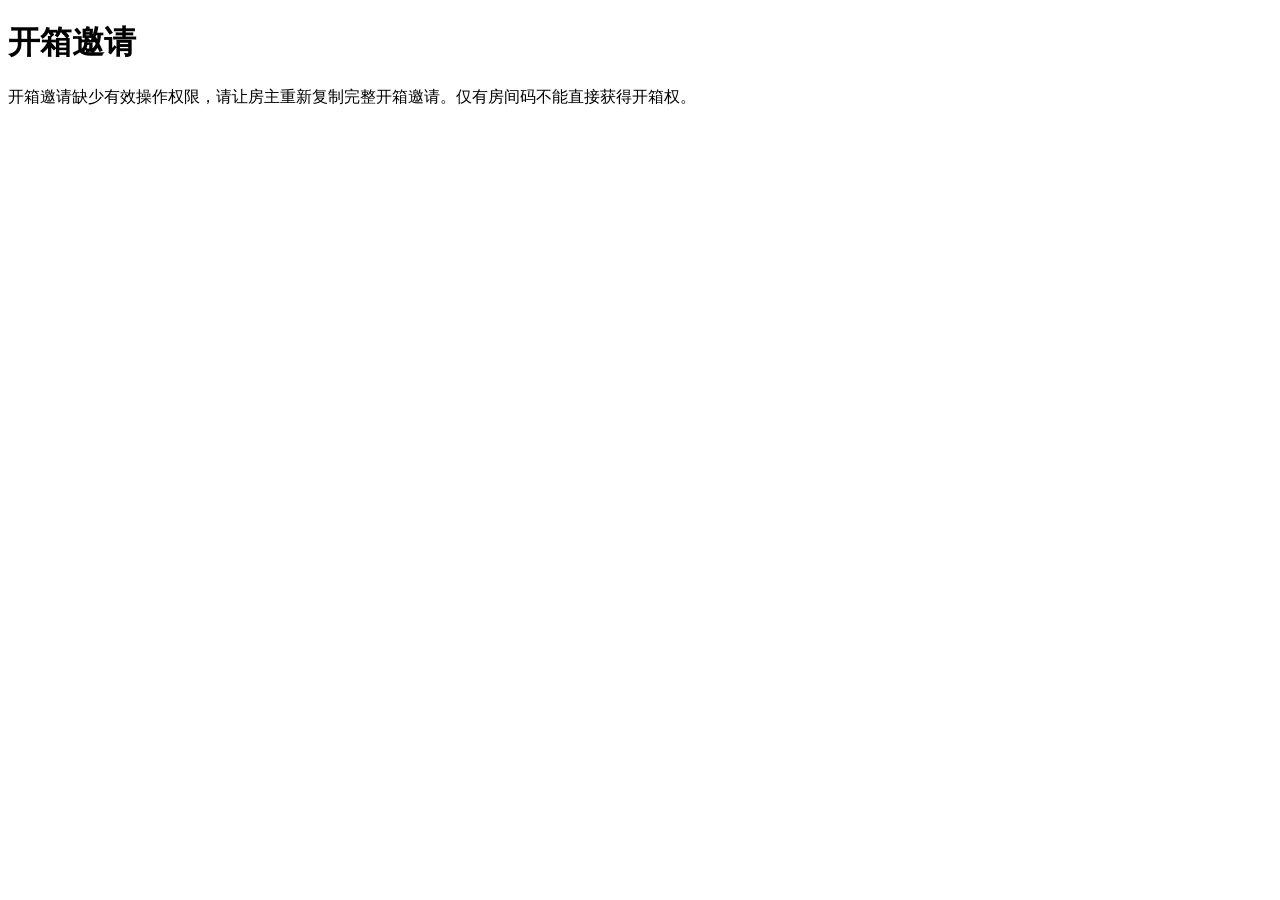
<file: player.html>
<!doctype html>
<html lang="zh-CN"><head><meta charset="utf-8"><meta name="viewport" content="width=device-width,initial-scale=1"><meta name="referrer" content="no-referrer"><title>开箱邀请</title></head>
<body><h1>开箱邀请</h1><p id="inviteStatus" role="status">正在打开开箱邀请…</p><noscript>请开启 JavaScript 后重新打开完整邀请链接。</noscript>
<script>
(function(){'use strict';const here=new URL(location.href),query=here.searchParams,hash=new URLSearchParams(here.hash.slice(1));const get=k=>hash.has(k)?hash.get(k):query.get(k);const token=get('play'),request=get('request');if(!get('room')||token&&!/^[A-Za-z0-9_-]{32}$/.test(token)||!token&&request!=='1'){document.getElementById('inviteStatus').textContent='开箱邀请缺少有效操作权限，请让房主重新复制完整开箱邀请。仅有房间码不能直接获得开箱权。';return;}const target=new URL('index.html',here);target.search=here.search;hash.set('intent','player');hash.delete('view');target.searchParams.delete('view');target.hash=hash.toString();location.replace(target.href);})();
</script></body></html>
</file>
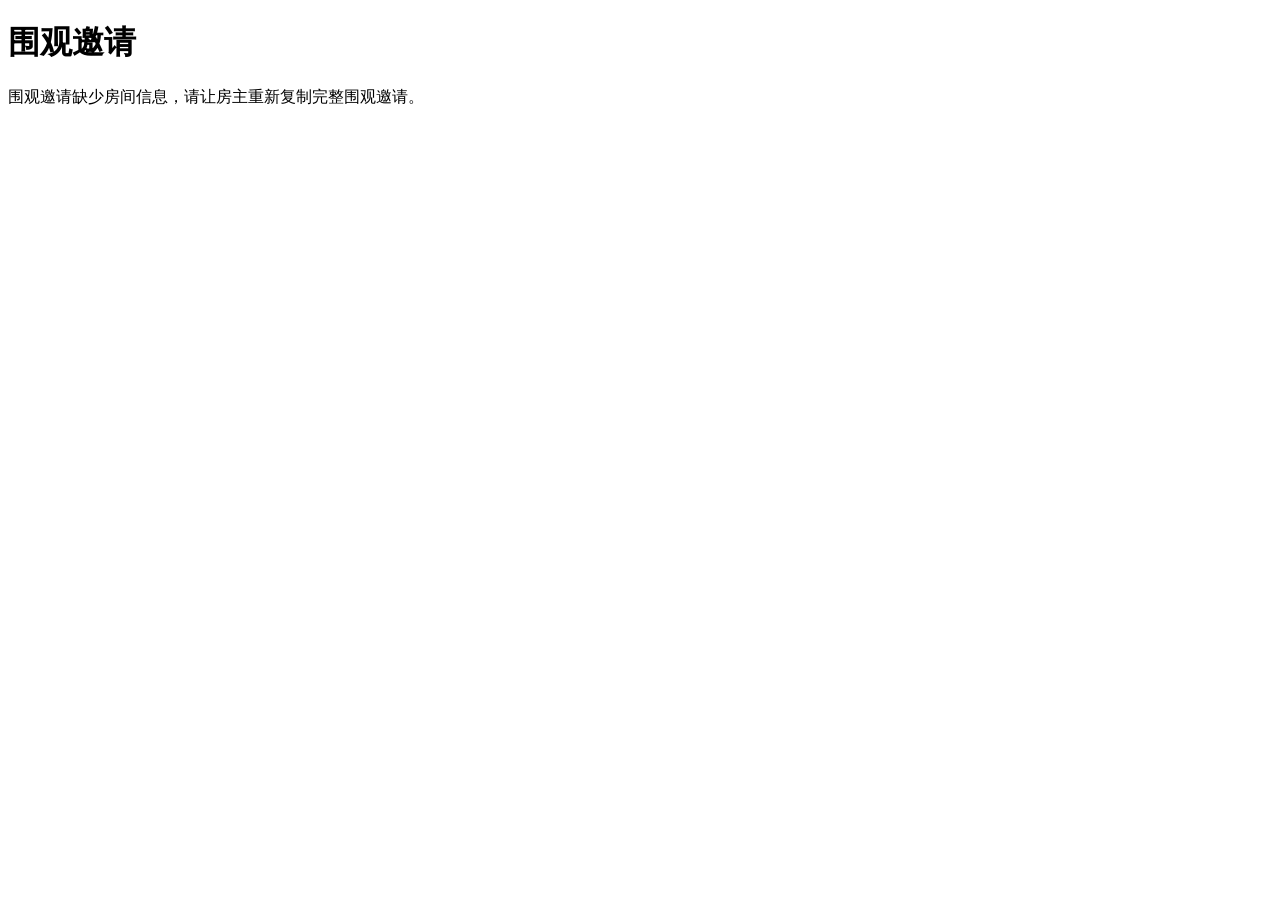
<file: watch.html>
<!doctype html>
<html lang="zh-CN"><head><meta charset="utf-8"><meta name="viewport" content="width=device-width,initial-scale=1"><meta name="referrer" content="no-referrer"><title>围观邀请</title></head>
<body><h1>围观邀请</h1><p id="inviteStatus" role="status">正在打开围观邀请…</p><noscript>请开启 JavaScript 后重新打开完整邀请链接。</noscript>
<script>
(function(){'use strict';const here=new URL(location.href),hash=new URLSearchParams(here.hash.slice(1)),target=new URL('index.html',here);if(!(hash.get('room')||here.searchParams.get('room'))){document.getElementById('inviteStatus').textContent='围观邀请缺少房间信息，请让房主重新复制完整围观邀请。';return;}target.search=here.search;for(const key of ['play','request']){hash.delete(key);target.searchParams.delete(key);}hash.set('intent','watch');hash.set('view','1');target.hash=hash.toString();location.replace(target.href);})();
</script></body></html>
</file>
<file: hall.css>
:root{color-scheme:light;--paper:#f3eee4;--ink:#292824;--muted:#7c776e;--red:#b53b2e;--line:#d9d1c3}*{box-sizing:border-box}body{margin:0;background:var(--paper);color:var(--ink);font-family:'Microsoft YaHei','PingFang SC',sans-serif;background-image:radial-gradient(#978d7b18 .7px,transparent .7px);background-size:5px 5px}a{color:inherit;text-decoration:none}button,input,a{-webkit-tap-highlight-color:transparent}a:focus-visible,input:focus-visible{outline:3px solid var(--red);outline-offset:5px}.hall{width:min(960px,100%);margin:auto;padding:28px 32px 20px}.masthead{display:flex;align-items:center;justify-content:space-between;padding-bottom:22px;border-bottom:1px solid var(--ink)}.club-mark{display:flex;gap:12px;align-items:center;min-height:44px}.club-mark>span{font-family:Georgia,serif;font-size:43px;line-height:1;color:var(--red)}.club-mark b{font-size:20px;letter-spacing:2px}.club-mark small{display:block;font-size:9px;letter-spacing:2px;margin-top:5px;font-weight:400}.edition{font-size:10px;line-height:1.7;text-align:right;color:var(--muted);letter-spacing:1px}.intro{padding:37px 0 26px}.eyebrow{font-size:12px;color:var(--muted);letter-spacing:2px;margin:0 0 16px}h1{font-family:Georgia,'Songti SC','SimSun',serif;font-size:52px;line-height:1.25;font-weight:700;letter-spacing:-1px;margin:0}h1 span{color:var(--red)}.intro-note{font-size:12px;color:var(--muted);letter-spacing:1px;margin:19px 0 0}.identity{max-width:500px;margin-bottom:27px}.identity label{display:flex;justify-content:space-between;gap:8px;font-size:13px;font-weight:700;margin-bottom:10px}.identity label small{color:var(--muted);font-size:11px;font-weight:400}.name-field{display:flex;align-items:center;gap:10px;border-bottom:1px solid #a59c8d;padding:0 2px}.name-field>span:first-child{font-size:23px;color:var(--red)}input{width:100%;min-width:0;min-height:48px;border:0;background:transparent;color:var(--ink);font-family:inherit;font-size:16px;line-height:1.5;padding:10px 0;outline-offset:0!important}.name-limit{flex-shrink:0;font-size:10px;color:var(--muted)}#nameFeedback{min-height:17px;font-size:11px;color:var(--red);margin:5px 0 0}.section-title{display:flex;justify-content:space-between;align-items:baseline;gap:8px;margin-bottom:15px}.section-title h2{font-size:17px;letter-spacing:1px;margin:0}.section-title>span{font-size:9px;color:var(--muted);letter-spacing:1px}.games{display:grid;grid-template-columns:1.15fr 1fr;gap:18px}.section-title{grid-column:1/-1}.game-card{position:relative;display:block;min-width:0;border:1px solid var(--line);border-radius:3px;overflow:hidden;transition:transform .2s,box-shadow .2s}.game-card:hover{transform:translateY(-3px);box-shadow:0 10px 24px #46382a14}.blackjack{background:#b73d30;color:#fff5e3;padding:21px;min-height:420px;border-color:#a93328}.card-heading{display:flex;justify-content:space-between;align-items:center}.game-tag{font-size:10px;border:1px solid #f8cbb478;padding:5px 8px;letter-spacing:1px}.card-number{font:italic 20px Georgia,serif;color:#f0b19c}.playing-cards{height:185px;position:relative;margin:7px 0 9px}.paper-card{position:absolute;top:20px;left:calc(50% - 48px);width:92px;height:130px;border-radius:6px;background:#fff6e5;border:1px solid #e6d9c0;box-shadow:0 4px 9px #531b2540;font-family:Georgia,serif;color:#292824}.paper-card b{position:absolute;top:9px;left:9px;font-size:20px;line-height:.9;font-weight:400}.paper-card small{display:block;font-size:14px;margin-top:4px}.paper-card>span{position:absolute;left:0;right:0;top:39px;text-align:center;font-size:54px}.paper-card i{position:absolute;bottom:8px;right:9px;font-style:normal;font-size:20px;transform:rotate(180deg)}.card-back{transform:translateX(-43px) rotate(-19deg);background:repeating-linear-gradient(45deg,#c0876b 0 2px,#eed1b1 2px 5px);border:5px solid #fff2dd}.card-back>span{color:#fff3df;font-size:48px;top:33px}.ace{transform:rotate(-5deg)}.king{transform:translateX(45px) translateY(10px) rotate(16deg);color:#b53b2e}.twenty-one{position:absolute;right:5px;bottom:0;font:italic 61px Georgia,serif;opacity:.18}.game-kicker{font-size:9px;letter-spacing:2px;margin:0 0 8px;opacity:.65}.game-copy h3{font-family:Georgia,'Songti SC','SimSun',serif;font-size:30px;letter-spacing:1px;margin:0 0 10px}.game-copy>p:not(.game-kicker){font-size:12px;line-height:1.8;margin:0;opacity:.8}.game-link{display:flex;justify-content:space-between;align-items:center;border-top:1px solid #fff2dc55;margin-top:19px;padding-top:12px;font-size:13px;font-weight:700;min-height:38px}.game-link b{font-size:22px;font-weight:400}.dream{background:#e8dfcc;padding:22px;display:flex;flex-direction:column;justify-content:flex-end}.dream-art{height:185px;position:relative;display:flex;justify-content:center;align-items:center}.dream-box{width:105px;height:105px;background:#d9b77d;border:1px solid #99734b;box-shadow:inset 0 0 0 7px #e8c991,inset 0 0 0 8px #ab8654,6px 7px 0 #bba789;transform:rotate(-8deg);text-align:center;padding:13px 0;color:#614b35}.dream-box b{display:block;font:italic 58px/1 Georgia,serif}.dream-box span{font-size:7px;letter-spacing:1px}.dream-spark{position:absolute;left:20%;top:15px;font-size:32px;color:#9b7650}.dream-star{position:absolute;right:19%;bottom:35px;font-size:22px;color:#b53b2e}.dream .game-link{border-color:#ac9b7b77}.quick-start{display:flex;justify-content:space-between;align-items:center;gap:12px;margin-top:24px;padding:17px 0;border-top:1px solid var(--ink);border-bottom:1px solid var(--line)}.quick-start small{display:block;font-size:10px;color:var(--muted);margin-bottom:5px}.quick-start strong{font-size:15px}.quick-start>a{display:flex;gap:23px;align-items:center;justify-content:center;min-height:48px;padding:12px 20px;background:var(--ink);color:#fff5df;border-radius:3px;font-size:14px;font-weight:700}footer{display:flex;justify-content:space-between;gap:12px;padding:24px 0 3px;font-size:10px;color:var(--muted)}footer>span:last-child{letter-spacing:6px}footer i{font-style:normal;color:var(--red)}@media(max-width:600px){.hall{padding:21px 20px calc(20px + env(safe-area-inset-bottom))}.masthead{padding-bottom:17px}.club-mark b{font-size:17px}.club-mark>span{font-size:37px}.edition{font-size:9px}.intro{padding:29px 0 24px}h1{font-size:40px;line-height:1.3}.eyebrow{font-size:11px;margin-bottom:14px}.intro-note{font-size:11px;letter-spacing:.4px}.identity{margin-bottom:20px}.games{grid-template-columns:1fr;gap:14px}.section-title{margin-bottom:0}.section-title h2{font-size:15px}.section-title>span{font-size:8px;letter-spacing:.5px}.blackjack{min-height:365px;padding:18px 20px}.playing-cards{height:154px;margin:1px 0 4px}.paper-card{width:82px;height:116px;left:calc(50% - 41px);top:15px}.paper-card>span{font-size:47px;top:35px}.card-back>span{top:28px}.paper-card b,.paper-card i{font-size:18px}.game-copy h3{font-size:28px}.game-copy>p:not(.game-kicker){font-size:12px}.game-link{margin-top:14px}.dream{min-height:210px;padding:21px 18px;display:block}.dream-art{position:absolute;right:7px;top:25px;width:120px;height:130px;opacity:.85}.dream-box{width:76px;height:82px;padding-top:12px;box-shadow:inset 0 0 0 5px #e8c991,inset 0 0 0 6px #ab8654,4px 5px 0 #bba789}.dream-box b{font-size:43px}.dream-box span{font-size:5px}.dream-spark{left:3px;top:0;font-size:20px}.dream-star{right:2px;bottom:14px;font-size:17px}.dream .game-copy{position:relative}.dream .game-copy h3{font-size:23px;max-width:calc(100% - 85px)}.dream .game-copy>p:not(.game-kicker){max-width:calc(100% - 80px);font-size:11px}.dream .game-link{margin-top:22px}.quick-start{margin-top:22px}.quick-start>a{padding:12px 17px;gap:16px}}@media(max-width:350px){.hall{padding-left:16px;padding-right:16px}h1{font-size:36px}.identity label{font-size:12px}.identity label small{font-size:9px}.blackjack{padding-left:17px;padding-right:17px}.dream-art{right:1px;width:97px}.dream .game-copy h3{font-size:21px;max-width:calc(100% - 66px)}.dream .game-copy>p:not(.game-kicker){max-width:calc(100% - 63px);font-size:10px}.quick-start>a{font-size:13px;padding:12px 14px}.section-title>span{font-size:7px}}@media(prefers-reduced-motion:reduce){.game-card{transition:none}.game-card:hover{transform:none}}
</file>
<file: blackjack.css>
@charset "UTF-8";
:root{--bj-ink:#24362f;--bj-green:#143b31;--bj-green-light:#265345;--bj-cream:#f7f2e7;--bj-paper:#fffaf0;--bj-red:#b64b38;--bj-gold:#d6bc79;--bj-muted:#7a8276;--bj-line:#dcded0;--bj-top:72px;color-scheme:light;font-family:Inter,"PingFang SC","Microsoft YaHei",sans-serif;font-synthesis:none}
*{box-sizing:border-box}body{margin:0;min-width:280px;background:var(--bj-cream);color:var(--bj-ink);-webkit-font-smoothing:antialiased}button,input,a{-webkit-tap-highlight-color:transparent}button,input{font:inherit}button{cursor:pointer}button:disabled{cursor:default;opacity:.45;filter:saturate(.5)}button,a,input{touch-action:manipulation}button:focus-visible,a:focus-visible,input:focus-visible{outline:3px solid #ce9e55;outline-offset:4px}[hidden]{display:none!important}a{color:inherit}button{border:0}input{min-width:0}button,input{font-size:16px}.bj-topbar{min-height:var(--bj-top);padding:12px max(24px,calc((100vw - 1080px)/2));display:flex;align-items:center;justify-content:space-between;border-bottom:1px solid #d6dbce;background:#f7f2e7f2}.bj-brand{display:flex;align-items:center;gap:11px;text-decoration:none;font-size:18px;font-weight:800;letter-spacing:.5px}.bj-brand-mark{display:grid;place-items:center;width:35px;height:43px;border:1px solid #344b3c;border-radius:7px;font-size:28px;transform:rotate(-5deg);background:var(--bj-paper)}.bj-brand small{display:block;margin-top:3px;font-size:8px;font-weight:600;letter-spacing:2.3px;color:#76806f}.bj-icon-button{min-height:42px;padding:9px 0 9px 14px;display:flex;align-items:center;gap:8px;background:transparent;color:#52604f;font-size:13px}.bj-icon-button span{display:grid;place-items:center;width:23px;height:23px;border:1px solid #9fa890;border-radius:50%;font:600 13px Georgia,serif}.bj-shell{width:min(100%,1080px);margin:0 auto}.bj-kicker{display:block;font-size:10px;font-weight:700;line-height:1.7;letter-spacing:2.3px;color:#8f6f4e}.bj-button{min-height:54px;display:flex;align-items:center;justify-content:space-between;gap:12px;width:100%;padding:15px 20px;border:1px solid transparent;border-radius:11px;font-size:16px;font-weight:750;line-height:1.45;text-align:left;transition:background .15s,transform .15s;letter-spacing:.2px}.bj-button:active:not(:disabled){transform:translateY(2px)}.bj-button>span{font-size:21px;font-weight:400;line-height:1}.bj-primary{background:var(--bj-red);color:#fff6df;box-shadow:0 3px 0 #843c2e}.bj-primary:hover:not(:disabled){background:#a74433}.bj-outline{border-color:#bdc5b1;background:#f8f4e9;color:#374d3b}.bj-table-outline{border-color:#8f9f75;background:#eff0cf;color:#294739}.bj-small{width:auto;flex-shrink:0;min-width:91px;min-height:52px;justify-content:center;background:#284f3d;color:var(--bj-paper)}.bj-field{display:flex;flex-direction:column;gap:9px;font-size:12px;font-weight:650;color:#64705f}.bj-field input{width:100%;min-height:51px;padding:12px 15px;border:1px solid #d1d6c5;border-radius:9px;background:#fffdf5;color:#304b3b;outline-offset:3px}.bj-field input::placeholder{color:#9ca48f;font-size:14px}.bj-status{min-height:19px;margin:15px 0 0;font-size:12px;line-height:1.6;color:#78816d;overflow-wrap:anywhere}.bj-status:empty{display:none}.bj-status.is-error{color:#b74c38}.bj-entry{position:relative;display:grid;grid-template-columns:1.1fr .9fr;grid-template-rows:auto auto;gap:20px 80px;min-height:calc(100dvh - var(--bj-top));padding:72px 28px 50px;overflow:hidden}.bj-entry-copy{position:relative;z-index:2;grid-column:1;grid-row:1}.bj-entry-copy h1{margin:17px 0 21px;font-size:clamp(32px,4.1vw,50px);font-weight:850;line-height:1.3;letter-spacing:-1.2px}.bj-entry-copy h1 em{display:block;margin-top:7px;color:var(--bj-red);font-style:normal}.bj-entry-copy>p{font-size:15px;line-height:1.9;color:#78806e}.bj-entry-form{grid-column:2;grid-row:1/3;align-self:center;position:relative;z-index:3;width:100%;padding:26px;border:1px solid #dbdecf;border-radius:18px;background:#fffaf0d9;box-shadow:0 20px 55px #4d584911}.bj-entry-choices{display:grid;gap:13px;margin-top:18px}.bj-entry-foot{font-size:11px;color:#8b927f;text-align:center;margin:22px 0 0;line-height:1.6}.bj-entry-foot span{padding:0 6px;color:#b3b8a4}.bj-join-row{display:flex;align-items:flex-end;gap:10px;margin-top:8px}.bj-join-row .bj-field{flex:1}.bj-join-row input{letter-spacing:3px;font-variant-numeric:tabular-nums}.bj-invite-notice{margin:15px 0;color:#78816d;font-size:13px;line-height:1.75}.bj-card-fan{grid-column:1;grid-row:2;align-self:end;height:250px;position:relative;margin-top:-5px}.bj-fan-card{position:absolute;top:12px;left:65px;width:139px;height:196px;padding:13px;border:1px solid #dbd8c5;border-radius:11px;background:var(--bj-paper);box-shadow:0 14px 20px #172b2023;transform:rotate(-12deg);color:#294331}.bj-fan-card b{display:flex;flex-direction:column;gap:0;font:700 24px/1 Georgia,serif}.bj-fan-card b>span{font-size:20px;margin-top:4px}.bj-fan-card i{position:absolute;top:70px;left:40px;font:normal 70px/1 Georgia,serif}.bj-fan-back{left:17px;top:23px;transform:rotate(-23deg);display:grid;place-items:center;border:7px solid #faf4df;background:repeating-linear-gradient(45deg,#254f3e 0 1px,#1c4235 1px 6px);outline:1px solid #c7cbb7;color:#d5bd80;font-size:54px}.bj-fan-ace{left:163px;top:12px;transform:rotate(11deg);color:var(--bj-red)}.bj-fan-label{position:absolute;bottom:3px;left:68px;font-size:9px;letter-spacing:3px;color:#8c8f7a}.bj-page-heading{display:flex;justify-content:space-between;align-items:center;gap:15px;margin:0 0 25px}.bj-page-heading h1{font-size:30px;line-height:1.3;letter-spacing:-.7px;margin:8px 0 0}.bj-room{width:min(100%,640px);padding:39px 26px 40px;margin:0 auto}.bj-connection{display:inline-flex;align-items:center;gap:5px;min-width:68px;flex-shrink:0;font-size:11px;color:#89937b}.bj-connection:before{content:"";width:6px;height:6px;border-radius:50%;background:#bdaf77}.bj-connection.is-connected{color:#547b4c}.bj-connection.is-connected:before{background:#64895c}.bj-room-code{display:flex;justify-content:space-between;align-items:center;position:relative;padding:25px 26px;border-radius:14px;background:var(--bj-green);color:#fff7e5;overflow:hidden}.bj-room-code>div{z-index:1}.bj-room-code>div>span{display:block;font-size:11px;letter-spacing:2px;color:#b8c6a7}.bj-room-code strong{display:block;margin:9px 0 8px;font:600 43px/1.1 Georgia,serif;letter-spacing:10px}.bj-room-code small{font-size:10px;color:#c6cbb4}.bj-room-suit{position:absolute;right:15px;bottom:-20px;color:#73927025;font:150px/1 Georgia,serif;transform:rotate(-15deg)}.bj-room-identity{display:flex;justify-content:space-between;align-items:center;gap:10px;margin:20px 0 15px;font-size:14px;line-height:1.5}.bj-room-identity>span{min-width:0;overflow-wrap:anywhere}.bj-room-identity>strong{flex-shrink:0;padding:5px 9px;border:1px solid #cdd3bd;border-radius:6px;color:#71805e;font-size:10px}.bj-share-grid{display:grid;grid-template-columns:1fr 1fr;gap:13px}.bj-share-grid .bj-button{font-size:14px;padding-left:15px;padding-right:15px}.bj-room-members{margin:29px 0 21px}.bj-section-heading{display:flex;align-items:center;justify-content:space-between;gap:10px;border-bottom:1px solid #d6dccb;padding-bottom:12px}.bj-section-heading h2{margin:0;font-size:14px}.bj-section-heading>span{font-size:11px;color:#929a82}.bj-members{display:grid;gap:3px;padding-top:4px}.bj-member{display:flex;align-items:center;justify-content:space-between;gap:15px;padding:13px 0;border-bottom:1px solid #e3e6da;font-size:14px}.bj-member-name{display:flex;align-items:center;gap:9px;overflow-wrap:anywhere;min-width:0}.bj-member-symbol{display:grid;place-items:center;width:28px;height:31px;flex-shrink:0;border:1px solid #d0d8c2;border-radius:6px;background:#edf0df;color:#67805b;font-size:17px}.bj-member-role{flex-shrink:0;font-size:10px;color:#7d8b6f}.bj-empty-members{padding:17px 0;color:#8d967e;font-size:13px}.bj-room-rule{display:flex;align-items:center;gap:12px;color:#868f7a;font-size:11px;line-height:1.8;margin:17px 0 22px}.bj-room-rule>span{font-size:27px;color:#9aa58a}.bj-room-rule p{margin:0}.bj-start{margin-bottom:12px}.bj-room-utilities{display:flex;justify-content:center;gap:20px;margin-top:28px}.bj-room-utilities button{min-height:40px;padding:8px;background:none;color:#939982;font-size:11px}.bj-game{width:min(100%,820px);margin:0 auto;padding:17px 24px 24px}.bj-game-meta{display:flex;align-items:center;gap:12px;margin:0 0 12px;min-height:29px;font-size:11px;line-height:1.4;letter-spacing:1px;color:#718269}.bj-game-meta>span:nth-child(2){margin-left:auto;font-size:10px;letter-spacing:0;color:#8c947c}.bj-game-meta button{min-height:32px;background:none;color:#506b4f;font-size:11px;padding:6px 0 6px 7px;white-space:nowrap}.bj-table{position:relative;overflow:hidden;padding:28px 31px 24px;border:1px solid #40654e;border-radius:29px;background:radial-gradient(ellipse at 50% 40%,#2a5946 0,#204c3b 35%,#173d30 80%);box-shadow:inset 0 0 0 7px #244e3c,inset 0 0 0 8px #54715a45,0 6px 0 #d7d7be;color:#f6edda;min-height:460px}.bj-table:before{content:"";position:absolute;inset:15px;border:1px solid #78947732;border-radius:17px;pointer-events:none}.bj-hand{position:relative;z-index:1}.bj-seat-heading{display:flex;justify-content:space-between;align-items:center;gap:15px;margin:0 0 15px}.bj-seat-person{display:flex;align-items:center;gap:9px;min-width:0}.bj-avatar{width:33px;height:37px;flex-shrink:0;display:grid;place-items:center;border:1px solid #7c987266;border-radius:9px;background:#f7f1cf0a;color:#cfdbb1;font-size:21px}.bj-avatar-player{color:#e0a08c;background:#c45b4617;border-color:#bc897055}.bj-seat-label{display:block;margin-bottom:2px;font-size:8px;letter-spacing:1px;color:#b6c49e}.bj-seat-person h2{margin:0;font-size:13px;font-weight:650;line-height:1.4;max-width:360px;overflow-wrap:anywhere}.bj-hand-total{display:flex;gap:5px;align-items:baseline;color:#f6f1cc;font-size:25px;font-weight:750;line-height:1;font-variant-numeric:tabular-nums}.bj-hand-total>small{font-size:8px;font-weight:500;color:#afc39c}.bj-hand-total.is-bust{color:#ee9b82}.bj-hand-total.is-natural{color:#f7dc89}.bj-hand-cards{display:flex;gap:10px;min-height:104px;overflow-x:auto;overflow-y:hidden;padding:3px 2px 9px;scrollbar-width:thin;scrollbar-color:#90a88455 transparent;overscroll-behavior-x:contain;scroll-snap-type:x proximity}.bj-card{position:relative;display:flex;align-items:center;justify-content:center;flex:0 0 72px;width:72px;height:102px;overflow:hidden;scroll-snap-align:start;padding:8px;border:1px solid #e6e0c7;border-radius:7px;background:linear-gradient(140deg,#fffdf1,#efe9d5);color:#284338;box-shadow:0 4px 0 #102c2266,0 5px 12px #0b211d25;animation:bj-deal .25s ease-out both}.bj-card.is-red{color:#b64b38}.bj-card-corner{position:absolute;left:7px;top:7px;display:flex;flex-direction:column;align-items:center;font:700 16px/1.05 Georgia,serif}.bj-card-corner>small{font-size:12px;margin-top:2px;line-height:1}.bj-card-corner.is-bottom{left:auto;top:auto;right:7px;bottom:7px;transform:rotate(180deg)}.bj-card-pip{font:normal 36px/1 Georgia,serif;margin-top:2px}.bj-card.is-hidden{border:4px solid #f4edda;background:repeating-linear-gradient(45deg,#92452f 0 1px,#a5573f 1px 5px);color:#f4ddb0;box-shadow:0 4px 0 #102c2255;outline:1px solid #c5bda2;outline-offset:-1px}.bj-card-back{display:grid;place-items:center;border:1px solid #d5ab7588;width:100%;height:100%;border-radius:3px;font-size:33px}.bj-card-placeholder{display:grid;place-items:center;flex:0 0 72px;height:102px;border:1px dashed #99b08a66;border-radius:7px;color:#8aaa7c66;font-size:27px;background:#f0eacb04}.bj-hand-note{margin:1px 0 0;font-size:9px;color:#a8be95;line-height:1.5;min-height:14px}.bj-table-center{display:flex;align-items:center;justify-content:center;gap:13px;min-height:54px;margin:10px 0;color:#a5bb8a}.bj-table-center>span{font-size:11px;color:#ccbb7e66}.bj-table-center p{margin:0;text-align:center;font-size:11px;letter-spacing:.5px;line-height:1.5;color:#d6dfb7}.bj-table-watermark{position:absolute;left:0;right:0;bottom:5px;text-align:center;font:600 8px/1.5 Georgia,serif;letter-spacing:5px;color:#a2b18b25}.bj-scoreboard{display:flex;justify-content:center;align-items:center;gap:35px;margin:22px 0 0;padding:14px 15px;border:1px solid #d6dcc9;border-radius:11px;background:#fdf9ee}.bj-scoreboard>div{display:flex;align-items:center;gap:13px;min-width:0}.bj-scoreboard>div>span{font-size:10px;color:#7b886e;max-width:190px;overflow-wrap:anywhere;line-height:1.5}.bj-scoreboard>div>strong{font-size:24px;line-height:1.2;letter-spacing:-1px;color:#38533c;font-variant-numeric:tabular-nums}.bj-score-divider{font-size:8px;letter-spacing:1px;color:#adb39d}.bj-table-actions{display:grid;grid-template-columns:1fr 1fr;gap:12px;margin-top:20px}.bj-table-actions .bj-button{min-height:58px}.bj-table-actions .bj-button.is-full{grid-column:1/-1}#bjActionHint{grid-column:1/-1;margin:2px 0 0;font-size:10px;line-height:1.6;text-align:center;color:#8c9781;min-height:16px}.bj-dialog{width:min(470px,calc(100vw - 28px));max-height:85dvh;overflow:auto;overscroll-behavior:contain;border:1px solid #d3d5bf;border-radius:19px;padding:30px 28px;background:var(--bj-paper);color:var(--bj-ink);box-shadow:0 25px 100px #081e25aa}.bj-dialog::backdrop{background:#0b281fe0;backdrop-filter:blur(5px)}.bj-dialog-close{position:absolute;right:12px;top:12px;width:40px;height:40px;display:grid;place-items:center;border:1px solid #d9ddca;border-radius:50%;background:#faf4e3;color:#7f8d70;font-size:24px}.bj-dialog h2{margin:12px 30px 21px 0;font-size:27px;line-height:1.35;letter-spacing:-.5px}.bj-rule-list{display:grid;gap:20px;list-style:none;counter-reset:bj-rule;margin:22px 0;padding:0}.bj-rule-list li{position:relative;counter-increment:bj-rule;padding-left:30px}.bj-rule-list li:before{content:"0" counter(bj-rule);position:absolute;left:0;top:3px;color:#b68c65;font-size:10px;font-weight:800}.bj-rule-list b{display:block;margin-bottom:6px;font-size:14px;line-height:1.6}.bj-rule-list span{display:block;color:#7e8874;font-size:12px;line-height:1.8}.bj-rule-note{padding:13px 14px;border-left:2px solid #d9c184;background:#f1ecd9;color:#7e866f;font-size:11px;line-height:1.75}.bj-rule-source{display:inline-block;margin:5px 0 24px;color:#988b66;font-size:10px;text-decoration:none}.bj-result-dialog{text-align:center;padding-top:30px}.bj-result-symbol{display:block;margin:0 0 14px;color:var(--bj-red);font:58px/1 Georgia,serif}.bj-result-dialog .bj-kicker{font-size:8px;letter-spacing:2px}.bj-result-dialog h2{margin:12px 0;font-size:31px}.bj-result-dialog>p{font-size:12px;line-height:1.8;color:#7b876e}.bj-result-hands{display:flex;align-items:center;justify-content:center;gap:21px;padding:23px 0 25px;margin:22px 0 24px;border-top:1px solid #dce0cd;border-bottom:1px solid #dce0cd}.bj-result-hands>div{display:flex;flex-direction:column;gap:9px;flex:1;min-width:0}.bj-result-hands>span{font-size:9px;color:#9aa68b}.bj-result-hands>div>span{font-size:11px;overflow-wrap:anywhere;color:#7b876d}.bj-result-hands>div>strong{font-size:35px;line-height:1.2;font-variant-numeric:tabular-nums}.bj-result-hands>div>small{font-size:12px;font-weight:700;color:#a3583f}.bj-result-hands>div>small.is-positive{color:#567b44}.bj-result-dialog .bj-button{margin-top:12px}.bj-result-wait{margin-top:19px!important;font-size:11px!important}.bj-noscript{margin:30px;padding:20px;border:1px solid #b8bea5;border-radius:12px}.bj-result-dialog[data-outcome=win] .bj-result-symbol{color:#b64b38}.bj-result-dialog[data-outcome=loss] .bj-result-symbol{color:#859373}.bj-result-dialog[data-outcome=push] .bj-result-symbol{color:#b79a5c}
@keyframes bj-deal{from{opacity:0;transform:translateY(-8px) rotate(-3deg)}to{opacity:1;transform:translateY(0) rotate(0)}}
.bj-invite-links{display:block;margin:17px 0 6px;padding:12px 15px;border:1px solid #d8ddca;border-radius:10px;background:#efefdf}.bj-invite-links summary{display:flex;align-items:center;justify-content:space-between;gap:10px;min-height:24px;list-style:none;font-size:10px;color:#879477;cursor:pointer}.bj-invite-links summary::-webkit-details-marker{display:none}.bj-invite-links summary>span{font-size:14px}.bj-invite-link-fields{display:grid;gap:12px;margin-top:13px}.bj-invite-links label{display:flex;flex-direction:column;gap:7px;min-width:0;font-size:10px;color:#7c896c;line-height:1.5}.bj-invite-links input{width:100%;min-width:0;min-height:42px;padding:10px 11px;border:1px solid #cbd3bc;border-radius:6px;background:#fffdf2;color:#5f7551;font:11px/1.5 Consolas,monospace;text-overflow:ellipsis}.bj-invite-link-fields>p{margin:0;font-size:9px;line-height:1.6;color:#98a087}.bj-share-grid+.bj-start{margin-top:17px}.bj-share-grid+#bjStart[hidden]+#bjEnterTable{margin-top:17px}
@media(max-width:680px){:root{--bj-top:calc(66px + env(safe-area-inset-top))}.bj-topbar{padding:calc(10px + env(safe-area-inset-top)) 18px 10px;min-height:var(--bj-top)}.bj-brand{font-size:16px;gap:9px}.bj-brand-mark{width:30px;height:36px;font-size:25px}.bj-brand small{font-size:7px;letter-spacing:1.8px}.bj-icon-button{font-size:12px;min-height:40px}.bj-shell{width:100%}.bj-entry{display:flex;flex-direction:column;gap:0;padding:32px 24px 31px;min-height:calc(100dvh - var(--bj-top))}.bj-entry-copy .bj-kicker{font-size:8px;letter-spacing:2.2px}.bj-entry-copy h1{font-size:31px;line-height:1.3;letter-spacing:-.8px;margin:12px 0 12px}.bj-entry-copy h1 em{margin-top:4px}.bj-entry-copy>p{font-size:12px;line-height:1.8;margin:0 0 0}.bj-card-fan{position:absolute;top:40px;right:-85px;width:230px;height:185px;opacity:.5;pointer-events:none;transform:rotate(12deg);z-index:1}.bj-fan-card{left:22px;top:12px;width:92px;height:135px;border-radius:7px;padding:8px}.bj-fan-card b{font-size:18px}.bj-fan-card b>span{font-size:13px;margin-top:3px}.bj-fan-card i{font-size:46px;left:25px;top:51px}.bj-fan-back{left:-4px;top:23px;border-width:5px;font-size:34px}.bj-fan-ace{left:87px;top:12px}.bj-fan-label{display:none}.bj-entry-form{width:100%;padding:0;border:0;box-shadow:none;border-radius:0;background:transparent;margin:30px 0 0}.bj-field{font-size:11px;gap:8px}.bj-field input{min-height:51px;font-size:16px;padding:12px 14px;border-radius:9px;background:#fffdf6}.bj-entry-choices{gap:13px;margin-top:15px}.bj-entry-choices>.bj-button{min-height:56px;font-size:15px}.bj-entry-foot{font-size:10px;margin-top:23px}.bj-join-row{gap:10px;margin-top:7px}.bj-small{min-height:52px;min-width:81px;font-size:14px}.bj-page-heading{gap:10px;margin-bottom:23px}.bj-page-heading .bj-kicker{font-size:8px;letter-spacing:1.8px}.bj-page-heading h1{font-size:27px;letter-spacing:-.5px}.bj-room{padding:29px 23px 30px}.bj-room-code{padding:23px 21px}.bj-room-code strong{font-size:39px;letter-spacing:9px}.bj-room-code small{font-size:9px}.bj-room-identity{font-size:13px;margin-top:21px}.bj-room-identity>strong{font-size:9px}.bj-share-grid{gap:11px}.bj-share-grid .bj-button{font-size:13px;min-height:51px;padding:13px 13px}.bj-room-members{margin-top:25px}.bj-room-rule{font-size:10px;margin:17px 0 21px}.bj-start{min-height:55px;font-size:15px}.bj-game{padding:10px 14px calc(158px + env(safe-area-inset-bottom));min-height:calc(100dvh - var(--bj-top))}.bj-game-meta{margin-bottom:8px;min-height:28px;font-size:9px}.bj-game-meta>span:nth-child(2){font-size:9px}.bj-game-meta button{font-size:10px;min-height:31px}.bj-table{padding:22px 19px 21px;border-radius:24px;min-height:424px;box-shadow:inset 0 0 0 6px #244e3c,inset 0 0 0 7px #54715a45,0 5px 0 #d7d7be}.bj-table:before{inset:12px;border-radius:15px}.bj-seat-heading{margin-bottom:12px}.bj-seat-person{gap:8px}.bj-avatar{width:29px;height:32px;font-size:20px;border-radius:7px}.bj-seat-person h2{font-size:12px;max-width:184px}.bj-seat-label{font-size:7px;margin-bottom:1px;line-height:1.6}.bj-hand-total{font-size:23px;gap:4px}.bj-hand-total>small{font-size:8px}.bj-hand-cards{gap:8px;min-height:100px;padding-top:2px;padding-bottom:7px}.bj-card{flex-basis:65px;width:65px;height:94px;padding:7px;border-radius:6px}.bj-card-placeholder{flex-basis:65px;height:94px}.bj-card-corner{font-size:15px;top:6px;left:6px}.bj-card-corner>small{font-size:11px}.bj-card-corner.is-bottom{right:6px;bottom:6px}.bj-card-pip{font-size:32px}.bj-card-back{font-size:30px}.bj-hand-note{font-size:8px;min-height:13px}.bj-table-center{margin:8px 0;min-height:48px;gap:9px}.bj-table-center p{font-size:10px;line-height:1.5}.bj-scoreboard{margin-top:17px;gap:23px;padding:12px 13px;border-radius:9px}.bj-scoreboard>div{gap:9px}.bj-scoreboard>div>span{font-size:9px;max-width:100px}.bj-scoreboard>div>strong{font-size:21px}.bj-score-divider{font-size:7px}.bj-game>.bj-status{font-size:10px;margin-top:12px}.bj-table-actions{position:fixed;z-index:30;bottom:0;left:0;right:0;margin:0;padding:13px 19px calc(12px + env(safe-area-inset-bottom));gap:11px;background:linear-gradient(#f7f2e7ee,#f7f2e7 25%);border-top:1px solid #dedfce;box-shadow:0 -10px 25px #f7f2e799}.bj-table-actions .bj-button{min-height:57px;font-size:17px;padding:14px 17px;border-radius:10px}.bj-table-actions #bjViewResult{font-size:13px}.bj-table-actions #bjActionHint{font-size:10px;min-height:16px;margin:1px 0 0;line-height:1.6}.bj-dialog{padding:28px 22px;max-height:86dvh;width:calc(100vw - 30px);border-radius:17px}.bj-dialog h2{font-size:25px}.bj-result-dialog h2{font-size:29px}.bj-result-symbol{font-size:49px;margin-bottom:13px}.bj-result-hands{gap:14px;margin-top:20px}.bj-result-hands>div>strong{font-size:32px}.bj-result-dialog>.bj-button{min-height:53px}.bj-rule-list{gap:19px}.bj-rule-list b{font-size:13px}.bj-rule-list span{font-size:11px}}
@media(max-width:350px){.bj-topbar{padding-left:15px;padding-right:15px}.bj-entry{padding:27px 20px}.bj-entry-copy h1{font-size:28px}.bj-entry-copy>p{font-size:11px}.bj-card-fan{right:-103px;top:34px;opacity:.35}.bj-entry-form{margin-top:25px}.bj-entry-foot{font-size:9px}.bj-room{padding:25px 19px}.bj-page-heading h1{font-size:24px}.bj-page-heading .bj-kicker{font-size:7px;letter-spacing:1.4px}.bj-connection{font-size:9px;min-width:59px}.bj-room-code strong{font-size:35px}.bj-share-grid .bj-button{padding:13px 11px;font-size:12px}.bj-game{padding-left:11px;padding-right:11px}.bj-table{padding-left:16px;padding-right:16px;min-height:410px}.bj-seat-person h2{max-width:140px;font-size:11px}.bj-hand-cards{gap:7px;min-height:94px}.bj-card{flex-basis:59px;width:59px;height:86px}.bj-card-placeholder{flex-basis:59px;height:86px}.bj-card-corner{font-size:13px}.bj-card-corner>small{font-size:10px}.bj-card-pip{font-size:29px}.bj-table-center{min-height:43px}.bj-table-center p{font-size:9px}.bj-scoreboard{gap:16px;padding:11px 10px}.bj-scoreboard>div{gap:7px}.bj-scoreboard>div>span{font-size:8px;max-width:86px}.bj-scoreboard>div>strong{font-size:20px}.bj-table-actions{padding-left:16px;padding-right:16px}.bj-dialog{padding-left:18px;padding-right:18px}.bj-result-hands{gap:10px}.bj-result-hands>div>span{font-size:10px}}
@media(max-width:680px) and (max-height:740px){.bj-game{padding-bottom:110px}.bj-table{min-height:375px;padding-top:19px;padding-bottom:19px}.bj-seat-heading{margin-bottom:9px}.bj-hand-cards{min-height:84px}.bj-card{height:80px;flex-basis:56px;width:56px}.bj-card-placeholder{height:80px;flex-basis:56px}.bj-card-corner{font-size:12px;top:5px;left:5px}.bj-card-corner>small{font-size:9px}.bj-card-corner.is-bottom{right:5px;bottom:5px}.bj-card-pip{font-size:28px}.bj-table-center{min-height:35px;margin:6px 0}.bj-scoreboard{margin-top:13px;padding-top:10px;padding-bottom:10px}.bj-table-actions{padding-top:10px}.bj-table-actions .bj-button{min-height:51px;font-size:16px}.bj-hand-note{font-size:8px}.bj-game>.bj-status{margin-top:9px}}
@media(max-width:680px) and (max-height:740px){.bj-table{min-height:340px;padding-top:16px;padding-bottom:17px}.bj-hand-cards{min-height:80px}.bj-card{height:74px;flex-basis:52px;width:52px}.bj-card-placeholder{height:74px;flex-basis:52px}.bj-table-center{min-height:30px}.bj-card-pip{font-size:26px}}
@media(max-width:680px) and (max-height:620px){.bj-table{min-height:300px;padding-top:14px;padding-bottom:14px}.bj-seat-heading{margin-bottom:8px}.bj-avatar{height:28px;width:26px;font-size:18px}.bj-seat-person h2{font-size:11px}.bj-hand-total{font-size:21px}.bj-hand-cards{min-height:72px}.bj-card{height:66px;flex-basis:47px;width:47px}.bj-card-placeholder{height:66px;flex-basis:47px}.bj-card-corner{font-size:11px;left:4px;top:4px}.bj-card-corner>small{font-size:8px}.bj-card-corner.is-bottom{right:4px;bottom:4px}.bj-card-pip{font-size:23px}.bj-hand-note{min-height:11px;font-size:7px}.bj-table-center{min-height:25px;margin:4px 0}.bj-table-center p{font-size:9px}.bj-scoreboard{padding-top:8px;padding-bottom:8px}.bj-table-actions .bj-button{min-height:49px}.bj-table-actions{padding-top:8px;padding-bottom:calc(9px + env(safe-area-inset-bottom))}}
.bj-room-seats{margin:25px 0 21px}.bj-seat-help{margin:11px 0 13px;font-size:11px;color:#839174;line-height:1.7}.bj-seat-grid{display:grid;grid-template-columns:repeat(2,minmax(0,1fr));gap:11px}.bj-room-seat{min-width:0;padding:13px;border:1px solid #cfd8bf;border-radius:11px;background:#fbfaf0}.bj-room-seat.is-owned{border-color:#7f9b6b;background:#edf1dc;box-shadow:inset 0 0 0 1px #7f9b6b33}.bj-room-seat.is-empty{border-style:dashed;background:#f4f3e7}.bj-room-seat-head{display:flex;align-items:center;justify-content:space-between;gap:6px;font-size:12px;color:#536e49}.bj-room-seat-head>span{font-size:9px;color:#8b9878}.bj-room-seat-name{display:block;overflow:hidden;text-overflow:ellipsis;white-space:nowrap;margin:9px 0 11px;font-size:13px;color:#445f3f}.bj-room-seat>button{display:block;width:100%;min-height:44px;padding:10px 7px;border:1px solid #9ead88;border-radius:7px;background:#e4eacf;color:#4b6b42;font-size:11px;font-weight:700}.bj-room-seat.is-owned>button{background:transparent;border-color:#bcc8a5;color:#839273}.bj-room-seat>small{display:block;min-height:31px;padding:5px 0;font-size:9px;line-height:1.6;color:#99a18a}.bj-seat-tabs{display:grid;grid-template-columns:repeat(4,minmax(0,1fr));gap:7px;position:relative;z-index:2;margin:0 0 18px}.bj-seat-tab{display:flex;min-width:0;flex-direction:column;align-items:flex-start;gap:4px;min-height:87px;padding:9px 10px;border:1px solid #78956d55;border-radius:8px;background:#0b2f2522;color:#c2d0a9;box-shadow:none;text-align:left;line-height:1.25}.bj-seat-tab.is-inspected{border-color:#e1d091aa;background:#e7dfab18;box-shadow:inset 0 0 0 1px #e1d09144}.bj-seat-tab.is-active-turn{border-top:3px solid #e0bc6e;padding-top:7px}.bj-seat-tab.is-owned .bj-seat-tab-label{color:#ebd398}.bj-seat-tab:disabled{opacity:.45;cursor:default}.bj-seat-tab-label{font-size:9px;color:#abc198;font-weight:700}.bj-seat-tab>strong{font-size:21px;line-height:1;color:#faf1d4;font-variant-numeric:tabular-nums}.bj-seat-tab-name{display:block;width:100%;overflow:hidden;text-overflow:ellipsis;white-space:nowrap;font-size:9px;color:#b3c69d}.bj-seat-tab>small{font-size:8px;color:#b4c19b;white-space:nowrap}.bj-result-seat-list{margin:0 0 17px;text-align:left}.bj-result-seat{display:flex;align-items:center;gap:12px;padding:12px 0;border-bottom:1px solid #e0e4d3;min-width:0}.bj-result-seat>div{flex:1;min-width:0}.bj-result-seat strong{display:block;overflow:hidden;white-space:nowrap;text-overflow:ellipsis;font-size:12px;color:#526d48;line-height:1.5}.bj-result-seat small{display:block;margin-top:3px;color:#9aa48b;font-size:9px;line-height:1.5}.bj-result-seat-outcome{flex-shrink:0;font-size:11px;font-weight:750}.bj-result-seat-outcome.is-win{color:#66834e}.bj-result-seat-outcome.is-loss{color:#b06850}.bj-result-seat-outcome.is-push{color:#a49267}.bj-result-seat>b{flex-shrink:0;min-width:38px;text-align:right;font-size:14px;color:#ae6b51}.bj-result-seat>b.is-positive{color:#66834e}.bj-result-seats{display:inline-block;min-height:37px;margin-top:10px;padding:8px 4px;background:transparent;color:#8b977b;font-size:11px}.bj-result-dialog.is-multi .bj-result-symbol{display:none}.bj-result-dialog.is-multi h2{font-size:26px}.bj-result-dialog.is-multi .bj-result-hands{padding:15px 0;margin:15px 0 13px}.bj-result-dialog.is-multi .bj-result-hands>div>strong{font-size:27px}.bj-result-dialog.is-multi #bjResultBack,.bj-result-dialog.is-multi #bjResultSeats{display:inline-flex;align-items:center;justify-content:center;width:calc(50% - 5px);min-height:39px;margin-top:9px;padding:8px 4px;border:0;background:transparent;box-shadow:none;font-size:11px}.bj-result-dialog.is-multi #bjResultSeats{margin-left:5px}.bj-result-dialog.is-multi #bjResultNext{min-height:49px}.bj-result-dialog.is-multi .bj-result-wait{margin-top:8px!important}
@media(max-width:680px){.bj-seat-tabs{gap:6px;margin-bottom:11px}.bj-seat-tab{min-height:74px;padding:7px 7px;gap:3px;border-radius:6px}.bj-seat-tab.is-active-turn{padding-top:5px}.bj-seat-tab-label{font-size:8px}.bj-seat-tab>strong{font-size:18px}.bj-seat-tab-name{font-size:8px}.bj-seat-tab>small{font-size:7px}.bj-room-seats{margin-top:22px}.bj-room-seat{padding:11px}.bj-room-seat-head{font-size:11px}.bj-room-seat-head>span{font-size:8px}.bj-room-seat-name{font-size:12px;margin:8px 0 10px}.bj-seat-help{font-size:10px}.bj-result-dialog.is-multi{padding-top:23px;padding-bottom:20px}.bj-result-dialog.is-multi h2{font-size:24px;margin-top:9px}.bj-result-dialog.is-multi>p{font-size:11px}.bj-result-dialog.is-multi .bj-result-hands{padding:12px 0;margin-top:12px}.bj-result-dialog.is-multi .bj-result-hands>div>strong{font-size:25px}.bj-result-dialog.is-multi .bj-result-hands>div>small{font-size:10px}.bj-result-seat{padding:9px 0;gap:9px}.bj-result-seat strong{font-size:11px}.bj-result-seat small{font-size:8px}.bj-result-seat>b{font-size:13px}.bj-result-seat-list{margin-bottom:12px}}
@media(max-width:680px) and (max-height:740px){.bj-table{padding-top:12px;padding-bottom:12px;min-height:335px}.bj-dealer .bj-seat-heading{margin-bottom:5px}.bj-dealer .bj-avatar{height:26px;width:25px;font-size:17px}.bj-dealer .bj-hand-cards{min-height:60px;padding-bottom:4px}.bj-dealer .bj-card{height:55px;width:39px;flex-basis:39px}.bj-dealer .bj-card-placeholder{height:55px;flex-basis:39px}.bj-dealer .bj-card-corner{font-size:10px;left:4px;top:4px}.bj-dealer .bj-card-corner>small{font-size:7px}.bj-dealer .bj-card-corner.is-bottom{right:4px;bottom:4px}.bj-dealer .bj-card-pip{font-size:20px}.bj-dealer .bj-card-back{font-size:23px}.bj-player .bj-hand-cards{min-height:73px}.bj-player .bj-card{height:67px;width:48px;flex-basis:48px}.bj-player .bj-card-placeholder{height:67px;flex-basis:48px}.bj-player .bj-seat-heading{margin-bottom:5px}.bj-seat-tabs{margin-bottom:9px}.bj-seat-tab{min-height:62px;gap:2px;padding:5px 6px}.bj-seat-tab.is-active-turn{padding-top:3px}.bj-seat-tab>strong{font-size:16px}.bj-seat-tab-name{font-size:7px}.bj-seat-tab-label{font-size:7px}.bj-seat-tab>small{font-size:7px}.bj-table-center{min-height:22px;margin:4px 0 7px}.bj-table-center p{font-size:9px}.bj-hand-note{min-height:10px;font-size:7px}.bj-scoreboard{margin-top:11px;padding-top:9px;padding-bottom:9px}}
@media(max-width:680px) and (max-height:620px){.bj-table{min-height:300px;padding-top:10px;padding-bottom:10px}.bj-dealer .bj-hand-cards{min-height:54px}.bj-dealer .bj-card{height:49px;width:35px;flex-basis:35px}.bj-dealer .bj-card-placeholder{height:49px;flex-basis:35px}.bj-player .bj-hand-cards{min-height:66px}.bj-player .bj-card{height:60px;width:43px;flex-basis:43px}.bj-player .bj-card-placeholder{height:60px;flex-basis:43px}.bj-seat-tabs{margin-bottom:7px}.bj-seat-tab{min-height:57px;padding:4px 5px}.bj-seat-tab.is-active-turn{padding-top:2px}.bj-seat-tab>strong{font-size:15px}.bj-table-center{min-height:19px;margin-top:3px;margin-bottom:6px}.bj-seat-heading .bj-avatar{height:23px;width:23px;font-size:15px}.bj-seat-heading .bj-hand-total{font-size:19px}.bj-seat-heading .bj-seat-person h2{font-size:10px}.bj-scoreboard{margin-top:9px;padding-top:7px;padding-bottom:7px}.bj-scoreboard>div>strong{font-size:19px}.bj-result-dialog.is-multi{padding-top:19px;padding-bottom:17px}.bj-result-dialog.is-multi h2{font-size:22px;margin-top:8px;margin-bottom:8px}.bj-result-dialog.is-multi .bj-result-hands{padding-top:9px;padding-bottom:9px;margin-top:10px}.bj-result-seat{padding-top:7px;padding-bottom:7px}}
@media(max-width:680px){.bj-room.is-seat-picker{display:flex;flex-direction:column;padding-top:22px}.bj-room.is-seat-picker>.bj-page-heading{order:0;margin-bottom:16px}.bj-room.is-seat-picker>.bj-page-heading h1{font-size:24px;margin-top:6px}.bj-room.is-seat-picker>#bjRoomCodeCard{order:1;padding:12px 15px;border-radius:10px;min-height:48px}.bj-room.is-seat-picker>#bjRoomCodeCard>div{display:flex;align-items:baseline;gap:12px;min-width:0}.bj-room.is-seat-picker>#bjRoomCodeCard>div>span{font-size:10px;letter-spacing:1px;white-space:nowrap}.bj-room.is-seat-picker>#bjRoomCodeCard strong{margin:0;font-size:25px;line-height:1;letter-spacing:5px}.bj-room.is-seat-picker>#bjRoomCodeCard small{display:none}.bj-room.is-seat-picker>#bjRoomCodeCard>.bj-room-suit{font-size:60px;right:17px;bottom:-13px}.bj-room.is-seat-picker>.bj-room-identity{order:2;margin:13px 0 0;min-height:29px}.bj-room.is-seat-picker>#bjSeatsSection{order:3;margin:15px 0 17px}.bj-room.is-seat-picker>#bjSeatsSection .bj-section-heading{padding-bottom:9px}.bj-room.is-seat-picker>#bjSeatsSection .bj-section-heading h2{font-size:13px}.bj-room.is-seat-picker .bj-seat-help{margin:9px 0 11px;font-size:10px}.bj-room.is-seat-picker>#bjStart{order:4;margin-top:0}.bj-room.is-seat-picker>#bjEnterTable{order:5;margin-top:0;min-height:49px;font-size:14px}.bj-room.is-seat-picker>#bjRoomStatus{order:6;font-size:10px;margin-top:11px}.bj-room.is-seat-picker>#bjInviteLinks{order:7}.bj-room.is-seat-picker>#bjRoomMembers{order:8;margin-top:23px}.bj-room.is-seat-picker>.bj-room-rule{order:9;margin-bottom:5px}.bj-room.is-seat-picker>.bj-room-utilities{order:10;margin-top:17px}.bj-room.is-seat-picker>#bjShareGrid{order:11}.bj-room.is-seat-picker .bj-room-seat{padding:10px}.bj-room.is-seat-picker .bj-room-seat-name{margin-top:7px;margin-bottom:9px}}
.bj-back-hall{display:inline-flex;align-items:center;justify-content:center;flex-shrink:0;min-height:44px;padding:9px 13px;border:1px solid #c7cfb9;border-radius:9px;background:#fffaf0;color:#526b49;font-size:13px;font-weight:700;line-height:1.4;text-decoration:none;white-space:nowrap}.bj-topbar{gap:18px}.bj-dealer-quick{display:grid;grid-template-columns:minmax(0,1fr) auto;gap:5px 16px;align-items:center;margin:0 0 18px;padding:15px 17px;border:1px solid #6f855b;border-radius:12px;background:linear-gradient(135deg,#254f3c,#143b31);box-shadow:0 3px 0 #d0d4bd;color:#efe8ca}.bj-dealer-quick>p{margin:0;overflow-wrap:anywhere;line-height:1.6}.bj-dealer-quick>p:first-child{grid-column:1;grid-row:1;font-size:13px;font-weight:750}.bj-dealer-quick>p:last-child{grid-column:1;grid-row:2;color:#c0cda5;font-size:10px}.bj-dealer-quick>button{grid-column:2;grid-row:1/3;min-height:57px;min-width:145px;padding:12px 15px;border:1px solid #f5e2a3;border-radius:9px;background:linear-gradient(145deg,#f4d995,#d8b66a);box-shadow:0 3px 0 #8b743d;color:#294c35;font-size:19px;font-weight:800;white-space:nowrap}.bj-dealer-quick>button:disabled{opacity:.52;filter:none}.bj-dealer-dialog h2{margin-bottom:16px}.bj-dealer-dialog-current{padding:11px 13px;border-radius:8px;background:#eef0dc;color:#576e47;font-size:12px;font-weight:700;line-height:1.65;overflow-wrap:anywhere}.bj-dealer-help{font-size:11px;line-height:1.75;color:#839173}.bj-dealer-candidates{display:grid;gap:11px;margin:18px 0 8px}.bj-dealer-candidate{display:flex;align-items:center;justify-content:space-between;gap:12px;padding:14px 0;border-bottom:1px solid #dce2cf}.bj-dealer-candidate>div{flex:1;min-width:0}.bj-dealer-candidate strong{display:block;font-size:14px;line-height:1.6;color:#4d6a40;overflow-wrap:anywhere}.bj-dealer-candidate small{display:block;margin-top:3px;font-size:10px;line-height:1.5;color:#99a385}.bj-dealer-candidate button{flex-shrink:0;min-width:91px;min-height:46px;padding:10px 12px;border:1px solid #bd9a5f;border-radius:8px;background:#efdaa5;color:#59663b;font-size:12px;font-weight:750}.bj-dealer-empty{padding:15px 0;color:#89957a;font-size:12px;line-height:1.8}.bj-dealer-invitation-actions{display:grid;gap:13px;margin:17px 0}.bj-dealer-invitation-actions .bj-button{min-height:53px;font-size:14px;justify-content:center}#bjDealerInvitationCopy{font-size:13px;line-height:1.8;color:#6c805c}.bj-leave-dialog>p{color:#7e8d70;font-size:13px;line-height:1.8;overflow-wrap:anywhere}.bj-leave-dialog>.bj-button{margin-top:15px;justify-content:center;min-height:52px;font-size:14px}.bj-leave-dialog>.bj-status{color:#a85f49}
@media(max-width:680px){.bj-topbar{gap:9px}.bj-back-hall{font-size:12px;padding:9px 10px;min-height:44px}.bj-topbar .bj-brand{font-size:14px;gap:7px}.bj-topbar .bj-brand small{display:none}.bj-topbar .bj-brand-mark{height:31px;width:25px;font-size:23px}.bj-topbar .bj-icon-button{padding-left:4px;font-size:11px;gap:5px}.bj-topbar .bj-icon-button span{width:21px;height:21px}.bj-dealer-quick{padding:12px 13px;gap:4px 10px;margin-bottom:15px}.bj-dealer-quick>p:first-child{font-size:11px}.bj-dealer-quick>p:last-child{font-size:9px}.bj-dealer-quick>button{min-width:123px;min-height:56px;padding:10px 10px;font-size:17px}.bj-room.is-seat-picker>#bjDealerQuick{order:1}.bj-room.is-seat-picker>#bjRoomCodeCard{order:2}.bj-room.is-seat-picker>.bj-room-identity{order:3}.bj-room.is-seat-picker>#bjSeatsSection{order:4}.bj-room.is-seat-picker>#bjStart{order:5}.bj-room.is-seat-picker>#bjEnterTable{order:6}.bj-room.is-seat-picker>#bjRoomStatus{order:7}.bj-room.is-seat-picker>#bjInviteLinks{order:8}.bj-room.is-seat-picker>#bjRoomMembers{order:9}.bj-room.is-seat-picker>.bj-room-rule{order:10}.bj-room.is-seat-picker>.bj-room-utilities{order:11}.bj-room.is-seat-picker>#bjShareGrid{order:12}.bj-room:not(.is-seat-picker)>#bjRoomCodeCard{padding:12px 16px;min-height:49px;border-radius:10px}.bj-room:not(.is-seat-picker)>#bjRoomCodeCard>div{display:flex;align-items:baseline;gap:12px}.bj-room:not(.is-seat-picker)>#bjRoomCodeCard>div>span{font-size:10px;letter-spacing:1px}.bj-room:not(.is-seat-picker)>#bjRoomCodeCard strong{margin:0;font-size:27px;line-height:1;letter-spacing:5px}.bj-room:not(.is-seat-picker)>#bjRoomCodeCard small{display:none}.bj-room:not(.is-seat-picker)>#bjRoomCodeCard>.bj-room-suit{font-size:60px;right:17px;bottom:-13px}.bj-dealer-candidate{gap:10px;padding:12px 0}.bj-dealer-candidate strong{font-size:13px}.bj-dealer-candidate button{min-width:88px;min-height:46px;font-size:11px;padding:10px}.bj-dealer-dialog h2{font-size:24px}.bj-dealer-dialog-current{font-size:11px}.bj-dealer-help{font-size:10px}.bj-dealer-invitation-actions .bj-button{font-size:13px;min-height:52px}.bj-leave-dialog>p{font-size:12px}}
@media(max-width:350px){.bj-topbar{gap:7px;padding-left:13px;padding-right:13px}.bj-back-hall{font-size:11px;padding-left:8px;padding-right:8px}.bj-topbar .bj-brand{font-size:13px;gap:6px}.bj-topbar .bj-brand-mark{width:23px;height:29px;font-size:21px}.bj-dealer-quick{padding:11px}.bj-dealer-quick>button{min-width:114px;padding-left:8px;padding-right:8px;font-size:16px}}
.bj-chip-wallet{display:flex;align-items:center;justify-content:space-between;gap:13px;margin:5px 0 17px;padding:13px 15px;border:1px solid #c7d1b6;border-radius:10px;background:linear-gradient(135deg,#eef2dd,#e6edcf)}.bj-chip-wallet-main{display:flex;flex-direction:column;gap:4px;min-width:0}.bj-chip-wallet-main>span{font-size:9px;line-height:1.4;color:#71845f}.bj-chip-wallet-main>strong{font-size:22px;line-height:1.1;color:#42653c;letter-spacing:-.5px;font-variant-numeric:tabular-nums}.bj-chip-wallet-main>small{font-size:9px;line-height:1.5;color:#869673;white-space:nowrap}.bj-chip-wallet-side{display:flex;flex-direction:column;align-items:flex-end;gap:7px}.bj-chip-wallet-side>span{font-size:9px;color:#869673;line-height:1.4;white-space:nowrap}.bj-chip-wallet-side>button{min-height:44px;min-width:90px;padding:10px 12px;border:1px solid #9aac83;border-radius:7px;background:#f8f9e9;color:#637c4d;font-size:12px;font-weight:700}.bj-room-seat-actions{display:flex;align-items:center;gap:7px}.bj-room-seat-actions>button{min-height:44px;padding:9px 7px;border:1px solid #a9b88d;border-radius:7px;background:#e7edcf;color:#537044;font-size:11px;font-weight:700;min-width:0}.bj-room-seat-actions>.bj-seat-bet{flex:1;overflow:hidden;white-space:nowrap;text-overflow:ellipsis}.bj-room-seat-actions>.bj-seat-release{width:44px;flex-shrink:0;background:transparent;color:#8b987b;font-size:10px}.bj-money-dialog>p{font-size:12px;color:#7f8f70;line-height:1.85;overflow-wrap:anywhere}.bj-money-dialog>.bj-field{margin:22px 0 15px}.bj-money-dialog>.bj-button{margin-top:15px;justify-content:center;min-height:51px;font-size:14px}.bj-amount-quick{display:flex;gap:10px;margin:15px 0 18px}.bj-amount-quick>button{flex:1;min-width:0;min-height:46px;padding:11px 6px;border:1px solid #c0ccaa;border-radius:8px;background:#f0f3df;color:#5e7949;font-size:13px;font-weight:700}.bj-bet-quick{gap:8px}.bj-game-meta>#bjGameRole{min-width:0;max-width:185px;white-space:nowrap;overflow:hidden;text-overflow:ellipsis}.bj-game-meta>.bj-squeeze-toggle{min-height:32px;padding:6px 5px;border:1px solid #c5cfb5;border-radius:6px;font-size:9px;color:#82936c;white-space:nowrap}.bj-game-meta>.bj-squeeze-toggle[aria-pressed=true]{background:#e9eed5;color:#597348}.bj-table-actions.has-chip-actions{grid-template-columns:repeat(4,minmax(0,1fr));gap:10px}.bj-table-actions.has-chip-actions>.bj-button{flex-direction:column;justify-content:center;align-items:center;gap:5px;min-height:59px;padding:9px 5px;font-size:15px;line-height:1.3;text-align:center}.bj-table-actions.has-chip-actions>.bj-button>span{font-size:16px}.bj-table-actions.has-chip-actions>.bj-double{font-size:13px;background:#d7e4c3;border-color:#87a66f}.bj-table-actions.has-chip-actions>.bj-surrender{background:#ede6d2;color:#948269;border-color:#ccbca0}.bj-seat-tab>small{width:100%;overflow:hidden;text-overflow:ellipsis}.bj-squeeze-dialog{text-align:center;width:min(380px,calc(100vw - 28px));padding:25px 25px 19px;overflow:hidden}.bj-squeeze-dialog h2{font-size:25px;margin:10px 0 7px}.bj-squeeze-dialog>p{font-size:11px;line-height:1.7;color:#869575}.bj-squeeze-dialog>#bjSqueezeSeat{margin:6px 0 14px;font-size:11px;font-weight:650}.bj-squeeze-stage{position:relative;width:162px;height:230px;margin:12px auto 16px;border-radius:13px;overflow:hidden;touch-action:none;user-select:none;-webkit-user-select:none;box-shadow:0 13px 25px #304c3026;background:#f8f4df}.bj-squeeze-face{position:absolute;inset:0}.bj-squeeze-face>.bj-card{width:100%;height:100%;border:1px solid #e2dbc2;border-radius:12px;padding:13px;animation:none;box-shadow:none}.bj-squeeze-face .bj-card-corner{left:13px;top:13px;font-size:32px}.bj-squeeze-face .bj-card-corner>small{font-size:23px;margin-top:4px}.bj-squeeze-face .bj-card-corner.is-bottom{left:auto;top:auto;right:13px;bottom:13px}.bj-squeeze-face .bj-card-pip{font-size:75px}.bj-squeeze-cover{position:absolute;inset:0;display:flex;flex-direction:column;align-items:center;justify-content:center;gap:19px;border:7px solid #f6edda;border-radius:12px;background:repeating-linear-gradient(45deg,#8c422e 0 1px,#a5573f 1px 6px);color:#f0d8aa;cursor:grab;will-change:transform;touch-action:none}.bj-squeeze-cover:before{content:"";position:absolute;inset:6px;border:1px solid #e0b47f66;border-radius:5px;pointer-events:none}.bj-squeeze-cover>span{font-size:65px;line-height:1}.bj-squeeze-cover>small{font-size:9px;letter-spacing:1px}.bj-squeeze-dialog>.bj-button{min-height:51px;margin-top:13px;justify-content:center;font-size:14px}.bj-squeeze-secondary{display:flex;align-items:center;justify-content:space-between;gap:8px;margin-top:7px}.bj-squeeze-secondary>button{min-height:40px;padding:9px 2px;background:transparent;color:#96a080;font-size:9px;line-height:1.6}
@media(max-width:680px){.bj-chip-wallet{padding:11px 12px;margin-bottom:14px;gap:10px}.bj-chip-wallet-main>strong{font-size:20px}.bj-chip-wallet-main>small{font-size:8px}.bj-chip-wallet-side>button{min-width:80px;font-size:11px;padding-left:9px;padding-right:9px}.bj-chip-wallet-side>span{font-size:8px}.bj-room.is-seat-picker>#bjDealerQuick{order:0}.bj-room.is-seat-picker>#bjChipWallet{order:3;margin-top:9px;margin-bottom:0}.bj-game-meta{gap:8px}.bj-game-meta>#bjGameRole{max-width:125px;font-size:8px}.bj-game-meta>.bj-squeeze-toggle{font-size:8px;padding-left:4px;padding-right:4px}.bj-table-actions.has-chip-actions{gap:8px}.bj-table-actions.has-chip-actions>.bj-button{min-height:57px;font-size:14px;padding:8px 4px;gap:4px}.bj-table-actions.has-chip-actions>.bj-double{font-size:12px}.bj-table-actions.has-chip-actions>.bj-button>span{font-size:15px}.bj-squeeze-stage{width:150px;height:210px;margin-top:12px;margin-bottom:14px}.bj-squeeze-dialog{padding:24px 21px 16px}.bj-squeeze-dialog h2{font-size:24px}.bj-squeeze-face .bj-card-corner{font-size:29px}.bj-squeeze-face .bj-card-corner>small{font-size:21px}.bj-squeeze-face .bj-card-pip{font-size:68px}.bj-money-dialog h2{font-size:24px}.bj-money-dialog>p{font-size:11px}.bj-amount-quick{gap:8px}.bj-amount-quick>button{font-size:12px;min-height:45px}.bj-room-seat-actions{gap:5px}.bj-room-seat-actions>button{font-size:10px}.bj-room-seat-actions>.bj-seat-release{font-size:9px;width:41px}}
@media(max-width:350px){.bj-game-meta{gap:6px}.bj-game-meta>#bjGameRole{max-width:109px;font-size:7px}.bj-game-meta>.bj-squeeze-toggle{font-size:7px}.bj-table-actions.has-chip-actions{gap:7px;padding-left:14px;padding-right:14px}.bj-table-actions.has-chip-actions>.bj-button{font-size:13px}.bj-table-actions.has-chip-actions>.bj-double{font-size:11px}.bj-chip-wallet-main>small{font-size:7px}.bj-chip-wallet-side>span{font-size:7px}.bj-squeeze-dialog h2{font-size:22px}}
@media(max-width:680px) and (max-height:640px){.bj-squeeze-stage{width:133px;height:185px;margin-top:9px;margin-bottom:10px}.bj-squeeze-dialog{padding-top:21px;padding-bottom:13px}.bj-squeeze-dialog h2{font-size:22px;margin-top:8px}.bj-squeeze-dialog>#bjSqueezeSeat{margin-bottom:9px;font-size:10px}.bj-squeeze-dialog>#bjSqueezeHint{font-size:9px;margin-top:7px;margin-bottom:5px}.bj-squeeze-face .bj-card-corner{font-size:26px;left:11px;top:11px}.bj-squeeze-face .bj-card-corner.is-bottom{right:11px;bottom:11px}.bj-squeeze-face .bj-card-corner>small{font-size:18px}.bj-squeeze-face .bj-card-pip{font-size:59px}.bj-squeeze-cover{gap:12px}.bj-squeeze-cover>span{font-size:55px}.bj-squeeze-cover>small{font-size:8px}.bj-squeeze-dialog>.bj-button{min-height:47px;margin-top:9px}.bj-squeeze-secondary{margin-top:4px}.bj-squeeze-secondary>button{min-height:35px;font-size:8px}.bj-table-actions.has-chip-actions>.bj-button{min-height:53px}}
.bj-squeeze-dialog{overflow:auto}.bj-room-seat-actions>.bj-seat-release{width:44px}
@media(max-width:350px){.bj-chip-wallet-main>small,.bj-chip-wallet-side>span{font-size:8px}.bj-table-actions.has-chip-actions>.bj-double{font-size:12px}}
@media(max-width:680px) and (max-height:640px){.bj-squeeze-stage{width:126px;height:175px}.bj-game-meta>.bj-squeeze-toggle{min-height:31px}}
@media(prefers-reduced-motion:reduce){*,*:before,*:after{scroll-behavior:auto!important;animation:none!important;transition:none!important}}
</file>
<file: blackjack-casino.css>
/* Night-table presentation. Game truth and session gates remain controller-owned. */
body.bj-casino{--bj-ink:#e4ecdf;--bj-cream:#091313;--bj-paper:#10221e;--bj-green:#123d2c;--bj-muted:#839c87;--bj-line:#294638;--bj-red:#b45148;--bj-dock:146px;background:radial-gradient(ellipse at 25% 0,#17352b55,transparent 45%),#091313;color:#e4ecdf}
.bj-casino .bj-topbar{background:#0b1717;border-color:#243c32}.bj-casino .bj-brand{color:#e8efdc}.bj-casino .bj-brand-mark{background:#e8e4d2;color:#183c2b;border-color:#baae7e}.bj-casino .bj-brand small{color:#839478}.bj-casino .bj-back-hall{background:#15241f;border-color:#35523e;color:#c7d6b9}.bj-casino .bj-icon-button{color:#a8bc9a}.bj-casino .bj-icon-button span{border-color:#4a644a}.bj-casino .bj-kicker{color:#baad79}.bj-casino .bj-entry-copy h1{color:#edf2df}.bj-casino .bj-entry-copy h1 em{color:#d8bd77}.bj-casino .bj-entry-copy>p{color:#8da487}.bj-casino .bj-entry-form{background:#11231de8;border-color:#2d4734;box-shadow:0 18px 60px #0004}.bj-casino .bj-field{color:#9fb292}.bj-casino .bj-field input{background:#0b1b16;border-color:#35503a;color:#e2ebd6}.bj-casino .bj-field input::placeholder{color:#637e61}.bj-casino .bj-entry-foot,.bj-casino .bj-status{color:#8ca47d}.bj-casino .bj-status.is-error{color:#e5aa82}.bj-casino .bj-button{border-radius:10px}.bj-casino .bj-primary{background:linear-gradient(160deg,#35966b,#217b52);color:#f2f6df;box-shadow:0 3px 0 #0d5137;border-color:#63b98455}.bj-casino .bj-primary:hover:not(:disabled){background:#32996b}.bj-casino .bj-outline,.bj-casino .bj-table-outline{background:#1a3025;border-color:#496344;color:#d0dec0}.bj-casino .bj-small{background:#357a54}.bj-casino .bj-fan-card{background:#f5efdc}.bj-casino .bj-fan-label{color:#718265}.bj-casino .bj-invite-notice{color:#adbc95}.bj-casino .bj-room-code{background:#153e2b;border:1px solid #496b41}.bj-casino .bj-room-identity>strong{border-color:#3d5a3c;color:#a4b991}.bj-casino .bj-room-identity{color:#d4dfc8}.bj-casino .bj-section-heading{border-color:#2c4532}.bj-casino .bj-section-heading h2{color:#c9d8ba}.bj-casino .bj-section-heading>span{color:#8da47b}.bj-casino .bj-room-seat{background:#11271d;border-color:#3b5838}.bj-casino .bj-room-seat.is-owned{background:#1c3825;border-color:#81945b}.bj-casino .bj-room-seat.is-empty{background:#10221b;border-color:#3a5034}.bj-casino .bj-room-seat-head{color:#b7ca9a}.bj-casino .bj-room-seat-name{color:#e2ebd5}.bj-casino .bj-room-seat-head>span,.bj-casino .bj-room-seat>small,.bj-casino .bj-seat-help{color:#829f75}.bj-casino .bj-room-seat>button,.bj-casino .bj-room-seat-actions>button{background:#25482e;border-color:#648151;color:#dae7c5}.bj-casino .bj-room-seat-actions>.bj-seat-release{color:#98af86;background:transparent}.bj-casino .bj-chip-wallet{background:linear-gradient(130deg,#203d28,#18311f);border-color:#556b3c}.bj-casino .bj-chip-wallet-main>strong{color:#e0d697}.bj-casino .bj-chip-wallet-main>span,.bj-casino .bj-chip-wallet-main>small,.bj-casino .bj-chip-wallet-side>span{color:#a4b68b}.bj-casino .bj-chip-wallet-side>button{background:#2e4d2c;border-color:#718451;color:#e3e8c8}.bj-casino .bj-room-members{border-color:#2b4830}.bj-casino .bj-member{border-color:#28442f;color:#c9d7b8}.bj-casino .bj-member-symbol{background:#1e3a25;border-color:#405e39;color:#a5bb88}.bj-casino .bj-member-role,.bj-casino .bj-room-rule{color:#8aa67a}.bj-casino .bj-room-utilities button{color:#809e73}.bj-casino .bj-invite-links{background:#12271c;border-color:#345234}.bj-casino .bj-invite-links summary{color:#9db68a}.bj-casino .bj-invite-links input{background:#0c1e15;border-color:#385734;color:#aac796}.bj-casino .bj-page-heading h1{color:#e5ecd9}
.bj-casino .bj-dialog{background:#10251c;border-color:#536b3b;color:#e0e9ce;box-shadow:0 25px 100px #000b}.bj-casino .bj-dialog::backdrop{background:#020b0deb;backdrop-filter:blur(7px)}.bj-casino .bj-dialog-close{background:#203b25;border-color:#4a633c;color:#a8bf8c}.bj-casino .bj-money-dialog>p,.bj-casino .bj-leave-dialog>p,.bj-casino .bj-rule-list span,.bj-casino .bj-rule-note,.bj-casino .bj-dealer-help{color:#9ab486}.bj-casino .bj-rule-list b{color:#d9e4c5}.bj-casino .bj-rule-note{background:#203622;border-color:#887b48}.bj-casino .bj-rule-source{color:#9b9569}.bj-casino .bj-amount-quick>button{background:#29432a;border-color:#536d42;color:#d5dfb9}.bj-casino .bj-dealer-dialog-current{background:#233e26;color:#c9d7ad}.bj-casino .bj-dealer-candidate{border-color:#365035}.bj-casino .bj-dealer-candidate strong{color:#d5e2c2}.bj-casino .bj-dealer-candidate button{background:#a38b4e;color:#fbf0c4;border-color:#c3aa65}.bj-casino .bj-dealer-candidate small{color:#8da77b}.bj-casino .bj-squeeze-dialog h2{color:#edf1d5}.bj-casino .bj-squeeze-dialog>p{color:#a1b88b}.bj-casino .bj-squeeze-secondary>button{color:#8faa7c}

.bj-casino .bj-game{height:calc(100dvh - var(--bj-top));min-height:0;display:flex;flex-direction:column;gap:0;padding:10px 20px calc(var(--bj-dock) + 9px);overflow:hidden;max-width:880px}.bj-casino .bj-game-meta{flex:0 0 33px;min-height:33px;margin-bottom:9px;color:#9db689}.bj-casino .bj-game-meta>span:nth-child(2){color:#9eae88}.bj-casino .bj-game-meta button{color:#b3c59c}.bj-casino .bj-game-meta>.bj-squeeze-toggle{background:#1a3522;border-color:#435f36;color:#b0c48c}.bj-casino .bj-game-meta>.bj-squeeze-toggle[aria-pressed=true]{background:#30502c;color:#e6e6a8}.bj-casino .bj-table{flex:1 1 auto;min-height:0;height:auto;display:flex;flex-direction:column;justify-content:space-between;padding:21px 25px 19px;border-radius:25px;border-color:#697644;background:radial-gradient(ellipse at 50% 35%,#286043 0,#1c5036 45%,#113c29 100%);box-shadow:inset 0 0 0 5px #183f2a,inset 0 0 0 6px #a9984e4d,0 4px 0 #020d09}.bj-casino .bj-table:before{inset:12px;border-color:#aab17430;border-radius:17px}.bj-casino .bj-table-watermark{bottom:4px;color:#c4b9782b}.bj-casino .bj-hand{flex:0 0 auto}.bj-casino .bj-seat-heading{margin-bottom:8px}.bj-casino .bj-avatar{background:#3e653522;border-color:#7b9a5e77;color:#dfddb0}.bj-casino .bj-hand-total{color:#faf2c8;font-size:27px}.bj-casino .bj-hand-total>small{color:#b8cc9b}.bj-casino .bj-seat-person h2{color:#e7edce}.bj-casino .bj-seat-label{color:#bdcda3}.bj-casino .bj-hand-note{color:#9fbc89;min-height:12px;font-size:9px;margin-top:3px}.bj-casino .bj-dealer .bj-hand-cards{min-height:83px;height:83px;padding:2px 1px 7px}.bj-casino .bj-dealer .bj-card{width:54px;height:76px;flex-basis:54px}.bj-casino .bj-dealer .bj-card-placeholder{height:76px;flex-basis:54px}.bj-casino .bj-player .bj-hand-cards{min-height:116px;height:116px;padding:2px 1px 8px}.bj-casino .bj-player .bj-card{width:76px;height:108px;flex-basis:76px}.bj-casino .bj-player .bj-card-placeholder{height:108px;flex-basis:76px}.bj-casino .bj-player .bj-card-corner{font-size:18px;top:7px;left:7px}.bj-casino .bj-player .bj-card-corner>small{font-size:13px}.bj-casino .bj-player .bj-card-corner.is-bottom{right:7px;bottom:7px}.bj-casino .bj-player .bj-card-pip{font-size:38px}.bj-casino .bj-table-center{flex:0 0 22px;min-height:22px;margin:4px 0 7px;gap:9px}.bj-casino .bj-table-center p{font-size:11px;color:#e1e7bd}.bj-casino .bj-seat-tabs{flex:0 0 auto;gap:7px;margin-bottom:12px}.bj-casino .bj-seat-tab{min-height:66px;padding:7px 8px;gap:3px;border-color:#73844e66;background:#0c2c1a55}.bj-casino .bj-seat-tab.is-inspected{background:#9da75b22;border-color:#bdc777}.bj-casino .bj-seat-tab.is-active-turn{border-top-color:#e6cd79;padding-top:5px}.bj-casino .bj-seat-tab>strong{font-size:19px;color:#f4edc9}.bj-casino .bj-seat-tab-label{font-size:9px;color:#bdd2a0}.bj-casino .bj-seat-tab-name{font-size:8px}.bj-casino .bj-seat-tab>small{font-size:8px}.bj-casino .bj-scoreboard{flex:0 0 auto;gap:25px;margin-top:11px;padding:8px 13px;background:#11251b;border-color:#385435;border-radius:9px}.bj-casino .bj-scoreboard>div{gap:10px}.bj-casino .bj-scoreboard>div>span{color:#91a77a;font-size:9px}.bj-casino .bj-scoreboard>div>strong{font-size:22px;color:#d7d68e}.bj-casino .bj-score-divider{color:#72885d}.bj-casino .bj-game>.bj-status{flex:0 0 auto;margin-top:7px;font-size:10px}.bj-casino .bj-table-actions{position:fixed;inset:auto 0 0;margin:0;z-index:35;width:min(100%,880px);margin-inline:auto;padding:10px 20px calc(10px + env(safe-area-inset-bottom));display:grid;grid-template-columns:repeat(4,minmax(0,1fr));gap:8px;background:linear-gradient(#0a1617ed,#0b1817 22%);border-top:1px solid #3a4d32;box-shadow:0 -12px 30px #05100b99}.bj-casino .bj-table-actions>.bj-button{min-height:53px;padding:8px 4px;gap:4px;font-size:15px;flex-direction:column;justify-content:center}.bj-casino .bj-table-actions>.bj-button>span{font-size:15px}.bj-casino .bj-table-actions #bjHit{background:linear-gradient(#3ca777,#218254);border-color:#65c087;color:#f0f8df;box-shadow:0 3px 0 #0d5234}.bj-casino .bj-table-actions #bjStand{background:linear-gradient(#c35f53,#a5423b);border-color:#df8b72;color:#fff0dc;box-shadow:0 3px 0 #682924}.bj-casino .bj-table-actions #bjDouble{background:linear-gradient(#e0bb62,#ba8e3b);border-color:#f1d48b;color:#483a13;box-shadow:0 3px 0 #80632a;font-size:13px}.bj-casino .bj-table-actions #bjSplit{background:linear-gradient(#568aa9,#346580);border-color:#86adc3;color:#e8f4f3;box-shadow:0 3px 0 #224354}.bj-casino .bj-table-actions #bjSurrender{grid-column:1/-1;min-height:44px;padding:8px 12px;background:#162a22;border-color:#4a5c40;color:#a9b58c;box-shadow:none;font-size:12px;flex-direction:row}.bj-casino .bj-table-actions .is-full{grid-column:1/-1;min-height:52px;flex-direction:row}.bj-casino .bj-table-actions #bjNext,.bj-casino .bj-table-actions #bjViewResult{grid-column:span 2}.bj-casino #bjActionHint{grid-column:1/-1;color:#8ba476;font-size:10px;line-height:1.5;margin-top:1px;min-height:15px}

.bj-split-hands{position:relative;z-index:1;display:grid;grid-template-columns:repeat(2,minmax(0,1fr));gap:10px;margin:0}.bj-subhand{min-width:0;padding:10px 9px 7px;border:1px solid #73925b66;border-radius:10px;background:#0b2e1d55}.bj-subhand.is-current{border-color:#e9d088;background:#c5bc5b19;box-shadow:inset 0 0 0 1px #d5c16955}.bj-subhand-heading{display:flex;justify-content:space-between;align-items:baseline;gap:7px;font-size:10px;color:#d9ddb1;margin:0 0 7px}.bj-subhand-heading b{font-size:18px;color:#f3ebbe;line-height:1}.bj-subhand .bj-hand-cards{height:83px;min-height:83px;gap:5px;padding:1px 0 6px}.bj-subhand .bj-card{height:76px;width:53px;flex-basis:53px}.bj-subhand .bj-card-corner{font-size:13px;top:5px;left:5px}.bj-subhand .bj-card-corner>small{font-size:9px}.bj-subhand .bj-card-corner.is-bottom{right:5px;bottom:5px}.bj-subhand .bj-card-pip{font-size:27px}.bj-subhand-note{font-size:8px;line-height:1.5;color:#a5b987;min-height:12px;margin:3px 0 0}

.bj-stage-actions{grid-column:1/-1;min-width:0}.bj-stage-note{margin:7px 0 0;min-height:14px;color:#91a57e;font-size:10px;line-height:1.5;text-align:center}.bj-chip-tray-heading{display:flex;justify-content:space-between;align-items:center;gap:10px;margin-bottom:8px;font-size:10px;color:#a6bc8b;line-height:1.5}.bj-chip-tray-heading button{min-height:32px;padding:4px 0 4px 8px;background:none;color:#c1bb80;font-size:10px;white-space:nowrap}.bj-chip-tray{display:grid;grid-template-columns:repeat(5,minmax(0,1fr));gap:10px}.bj-chip-choice{position:relative;display:grid;place-items:center;min-height:48px;min-width:0;padding:7px 2px;border:2px dashed #afc28a;border-radius:24px;background:radial-gradient(ellipse,#335a36,#1b3f28);box-shadow:inset 0 0 0 3px #183821,0 3px 0 #041108;color:#e8edc5;font-size:13px;font-weight:800;font-variant-numeric:tabular-nums}.bj-chip-choice:nth-child(2){border-color:#d29b91;background:radial-gradient(ellipse,#783b34,#48241f)}.bj-chip-choice:nth-child(3){border-color:#8ab2cb;background:radial-gradient(ellipse,#315d77,#203f51)}.bj-chip-choice:nth-child(4){border-color:#c4af69;background:radial-gradient(ellipse,#776238,#44391f)}.bj-chip-choice:nth-child(5){border-color:#c0b5cf;background:radial-gradient(ellipse,#61546c,#342b41)}.bj-chip-choice.is-selected{outline:2px solid #f1db8d;outline-offset:3px;transform:translateY(-2px)}.bj-chip-choice.is-long{font-size:10px}.bj-bet-tools{display:grid;grid-template-columns:repeat(4,minmax(0,1fr));gap:8px;margin:11px 0 9px}.bj-bet-tools button{min-height:44px;padding:8px 3px;border:1px solid #40583b;border-radius:8px;background:#193020;color:#acbf92;font-size:11px;font-weight:650}.bj-stage-primary-actions{display:flex;gap:10px}.bj-stage-primary-actions>.bj-button{flex:1;min-width:0;justify-content:center;min-height:49px;padding:11px;font-size:14px}.bj-chip-values{display:grid;gap:12px;margin:20px 0}.bj-chip-values label{display:grid;grid-template-columns:66px 1fr;align-items:center;gap:12px;font-size:12px;color:#adc092}.bj-chip-values input{width:100%;min-height:46px;padding:11px;border:1px solid #46633e;border-radius:8px;background:#0b1c14;color:#e7efcf;font-size:16px}.bj-bet-seat-strip{display:grid;grid-template-columns:repeat(4,minmax(0,1fr));gap:8px;flex:0 0 auto;margin-bottom:10px}.bj-bet-seat{min-width:0;min-height:74px;padding:8px 6px;border:1px solid #3d5a39;border-radius:9px;background:#122a1c;color:#b8cc9d;text-align:left}.bj-bet-seat.is-owned{background:#274a2a;border-color:#829a54}.bj-bet-seat.is-target{border-color:#d6cd7c;box-shadow:inset 0 0 0 1px #c7bf6c55}.bj-bet-seat>span,.bj-bet-seat>small{display:block;font-size:8px;line-height:1.5;color:#93ae7d;white-space:nowrap;overflow:hidden;text-overflow:ellipsis}.bj-bet-seat>b{display:block;margin:5px 0;font-size:18px;line-height:1;color:#e5df9f;font-variant-numeric:tabular-nums}.bj-bet-seat>span{color:#c9d6ac;font-weight:700}.bj-session-board{flex:1 1 auto;min-height:0;overflow:auto;overscroll-behavior:contain;padding:13px 15px;border:1px solid #526c3e;border-radius:17px;background:radial-gradient(ellipse at top,#285d3d,#173f2b 75%);box-shadow:inset 0 0 0 4px #153b25;color:#dce6c5;scrollbar-width:thin;scrollbar-color:#71885a55 transparent}.bj-session-board-heading{display:flex;justify-content:space-between;align-items:center;gap:10px;margin-bottom:10px}.bj-session-board-heading h2{margin:0;font-size:13px;line-height:1.5;color:#e0e4b8}.bj-session-board-heading button{min-height:32px;padding:6px 0 6px 9px;background:none;color:#aebd88;font-size:10px;white-space:nowrap}.bj-review-dealer{padding-bottom:10px;margin-bottom:10px;border-bottom:1px solid #65804f66}.bj-review-dealer-heading{display:flex;justify-content:space-between;align-items:baseline;gap:10px;font-size:10px;color:#bccd9d}.bj-review-dealer-heading strong{font-size:19px;color:#f1e9b7}.bj-review-dealer .bj-hand-cards{min-height:54px;height:54px;padding:5px 0 4px;gap:5px}.bj-review-dealer .bj-card{width:34px;height:46px;flex-basis:34px;border-radius:4px}.bj-review-dealer .bj-card-corner{font-size:10px;top:3px;left:3px}.bj-review-dealer .bj-card-corner>small{font-size:7px}.bj-review-dealer .bj-card-corner.is-bottom{right:3px;bottom:3px}.bj-review-dealer .bj-card-pip{font-size:18px}.bj-review-grid{display:grid;grid-template-columns:repeat(2,minmax(0,1fr));gap:8px}.bj-review-seat{min-width:0;padding:8px;border:1px solid #65845155;border-radius:9px;background:#0b2e1b3d}.bj-review-seat-heading{display:flex;justify-content:space-between;align-items:flex-start;gap:7px;margin-bottom:7px}.bj-review-seat-heading>span{min-width:0;font-size:9px;line-height:1.4;color:#bdd1a0;overflow-wrap:anywhere}.bj-review-seat-heading>b{font-size:13px;line-height:1.4;color:#dfe3a9;white-space:nowrap}.bj-review-seat-hands{display:grid;grid-template-columns:repeat(2,minmax(0,1fr));gap:5px}.bj-review-seat-hands.is-single{grid-template-columns:1fr}.bj-review-hand{min-width:0;padding:4px;border:1px solid #6c875333;border-radius:5px}.bj-review-hand h3{margin:0 0 3px;font-size:9px;line-height:1.4;color:#d9e0b9}.bj-review-hand .bj-hand-cards{height:41px;min-height:41px;padding:1px 0 3px;gap:3px}.bj-review-hand .bj-card{width:25px;height:36px;flex-basis:25px;border-radius:3px;padding:3px}.bj-review-hand .bj-card-corner{font-size:8px;left:2px;top:2px}.bj-review-hand .bj-card-corner>small{font-size:6px;margin-top:1px}.bj-review-hand .bj-card-corner.is-bottom{right:2px;bottom:2px}.bj-review-hand .bj-card-pip{font-size:15px}.bj-review-hand-meta{font-size:8px;color:#adc593;line-height:1.6;white-space:normal;overflow-wrap:anywhere}.bj-review-grid.is-collapsed .bj-review-seat-hands{display:none}.bj-session-board>#bjPreviousRoundNote{font-size:8px;line-height:1.5;color:#a4b78a;text-align:center;margin:10px 0 0}.bj-review-empty{padding:25px 10px;text-align:center;color:#9db687;font-size:12px;line-height:1.8}.bj-review-progress{display:flex;align-items:center;justify-content:space-between;gap:10px;font-size:12px;color:#c5d5aa;line-height:1.5;margin-bottom:7px}.bj-review-progress button{min-height:40px;padding:8px 0 8px 8px;background:none;color:#c7c18a;font-size:10px}.bj-stage-actions>.bj-button{width:100%;min-height:48px;justify-content:center;font-size:14px}.bj-review-participant{display:flex;align-items:center;justify-content:space-between;gap:10px;padding:14px 0;border-bottom:1px solid #395132}.bj-review-participant>div{min-width:0}.bj-review-participant strong{display:block;font-size:13px;color:#d0e0b5;line-height:1.5;overflow-wrap:anywhere}.bj-review-participant small{display:block;margin-top:3px;color:#829e70;font-size:10px}.bj-review-participant button{min-height:44px;flex-shrink:0;padding:10px;border:1px solid #7b7350;border-radius:7px;background:#51482c;color:#ddd0a0;font-size:10px}.bj-insurance-heading{display:flex;justify-content:space-between;gap:10px;align-items:center;margin:0 0 8px}.bj-insurance-heading label{font-size:10px;color:#b3c797;display:flex;gap:9px;align-items:center;flex:1}.bj-insurance-heading select{min-width:0;flex:1;max-width:240px;min-height:39px;padding:8px;border:1px solid #587449;border-radius:7px;background:#142b1c;color:#e5eac9;font-size:12px}.bj-insurance-heading>span{font-size:9px;color:#9cb383;white-space:nowrap}.bj-insurance-amount{display:flex;align-items:center;gap:10px;color:#a8be8d;font-size:10px;margin-bottom:9px}.bj-insurance-amount input{flex:1;min-width:0;min-height:38px;padding:8px 10px;border:1px solid #526f42;border-radius:7px;background:#102318;color:#dce8c8;font-size:16px}.bj-insurance-buttons{display:flex;gap:8px}.bj-insurance-buttons>.bj-button{flex:1;min-width:0;min-height:47px;padding:10px 5px;font-size:12px;justify-content:center;white-space:nowrap}.bj-insurance-buttons>.bj-double{background:#b99b54;color:#26351d;border-color:#d9bc79;box-shadow:0 3px 0 #765e2d}.bj-insurance-buttons>#bjEvenMoney{font-size:10px}

.bj-casino[data-bj-stage=betting]{--bj-dock:221px}.bj-casino[data-bj-stage=review]{--bj-dock:121px}.bj-casino[data-bj-phase=insurance]{--bj-dock:179px}.bj-casino[data-bj-stage=betting] .bj-scoreboard,.bj-casino[data-bj-stage=review] .bj-scoreboard{padding-top:6px;padding-bottom:6px;margin-top:8px}.bj-casino[data-bj-stage=review] .bj-scoreboard>div>strong,.bj-casino[data-bj-stage=betting] .bj-scoreboard>div>strong{font-size:18px}
@media(max-width:680px){.bj-casino .bj-shell{width:100%}.bj-casino .bj-game{width:100%;padding:7px 12px calc(var(--bj-dock) + 8px)}.bj-casino .bj-game-meta{flex-basis:31px;min-height:31px;margin-bottom:7px;gap:6px}.bj-casino .bj-table{padding:14px 17px 13px;border-radius:21px}.bj-casino .bj-table:before{inset:10px;border-radius:13px}.bj-casino .bj-dealer .bj-hand-cards{height:74px;min-height:74px}.bj-casino .bj-dealer .bj-card{width:48px;height:67px;flex-basis:48px}.bj-casino .bj-dealer .bj-card-placeholder{height:67px;flex-basis:48px}.bj-casino .bj-dealer .bj-card-corner{font-size:12px;left:4px;top:4px}.bj-casino .bj-dealer .bj-card-corner>small{font-size:8px}.bj-casino .bj-dealer .bj-card-corner.is-bottom{right:4px;bottom:4px}.bj-casino .bj-dealer .bj-card-pip{font-size:24px}.bj-casino .bj-player .bj-hand-cards{height:110px;min-height:110px}.bj-casino .bj-player .bj-card{height:102px;width:72px;flex-basis:72px}.bj-casino .bj-player .bj-card-placeholder{height:102px;flex-basis:72px}.bj-casino .bj-player .bj-card-corner{font-size:17px;left:6px;top:6px}.bj-casino .bj-player .bj-card-corner>small{font-size:12px}.bj-casino .bj-player .bj-card-corner.is-bottom{right:6px;bottom:6px}.bj-casino .bj-player .bj-card-pip{font-size:34px}.bj-casino .bj-hand-total{font-size:24px}.bj-casino .bj-avatar{width:27px;height:29px;font-size:18px}.bj-casino .bj-seat-person h2{font-size:12px;white-space:nowrap;overflow:hidden;text-overflow:ellipsis}.bj-casino .bj-seat-heading{margin-bottom:6px}.bj-casino .bj-table-center{min-height:20px;flex-basis:20px;margin-top:3px;margin-bottom:5px}.bj-casino .bj-table-center p{font-size:10px}.bj-casino .bj-seat-tabs{gap:6px;margin-bottom:9px}.bj-casino .bj-seat-tab{min-height:59px;padding:5px 6px;gap:2px}.bj-casino .bj-seat-tab.is-active-turn{padding-top:3px}.bj-casino .bj-seat-tab>strong{font-size:18px}.bj-casino .bj-seat-tab-label,.bj-casino .bj-seat-tab-name,.bj-casino .bj-seat-tab>small{font-size:8px}.bj-casino .bj-scoreboard{margin-top:9px;padding:7px 10px;gap:18px}.bj-casino .bj-scoreboard>div>strong{font-size:19px}.bj-casino .bj-scoreboard>div>span{font-size:8px}.bj-casino .bj-table-actions{padding:8px 14px calc(9px + env(safe-area-inset-bottom));gap:7px}.bj-casino .bj-table-actions>.bj-button{min-height:51px;font-size:14px;padding:7px 3px}.bj-casino .bj-table-actions #bjDouble{font-size:12px}.bj-casino .bj-table-actions #bjSurrender{min-height:44px;font-size:11px;padding:8px}.bj-casino #bjActionHint{font-size:9px;min-height:14px}.bj-casino .bj-table-actions .is-full{min-height:49px}.bj-split-hands{gap:8px}.bj-subhand{padding:8px 7px 6px;border-radius:8px}.bj-subhand-heading{font-size:9px;margin-bottom:6px}.bj-subhand-heading b{font-size:17px}.bj-subhand .bj-hand-cards{height:82px;min-height:82px;gap:4px}.bj-subhand .bj-card{width:49px;height:75px;flex-basis:49px}.bj-subhand .bj-card-pip{font-size:25px}.bj-subhand-note{font-size:7px}.bj-bet-seat-strip{gap:6px;margin-bottom:8px}.bj-bet-seat{min-height:68px;padding:7px 6px}.bj-bet-seat>b{font-size:17px;margin:4px 0}.bj-chip-tray{gap:8px}.bj-chip-choice{min-height:46px;font-size:12px}.bj-chip-tray-heading{font-size:9px;margin-bottom:7px}.bj-chip-tray-heading button{font-size:9px;min-height:30px}.bj-bet-tools{gap:7px;margin-top:9px;margin-bottom:8px}.bj-bet-tools button{min-height:44px;font-size:10px}.bj-stage-primary-actions{gap:8px}.bj-stage-primary-actions>.bj-button{min-height:47px;font-size:13px}.bj-stage-note{font-size:9px;margin-top:6px;min-height:13px}.bj-review-progress{font-size:11px;margin-bottom:5px}.bj-review-progress button{font-size:9px;min-height:39px}.bj-stage-actions>.bj-button{min-height:47px;font-size:13px}.bj-session-board{padding:11px 12px;border-radius:15px}.bj-session-board-heading{margin-bottom:8px}.bj-session-board-heading h2{font-size:12px}.bj-session-board-heading button{font-size:9px;min-height:31px}.bj-review-dealer{padding-bottom:8px;margin-bottom:8px}.bj-review-dealer-heading{font-size:9px}.bj-review-dealer-heading strong{font-size:18px}.bj-review-grid{gap:7px}.bj-review-seat{padding:7px}.bj-review-seat-heading{gap:5px;margin-bottom:6px}.bj-review-seat-heading>span{font-size:8px}.bj-review-seat-heading>b{font-size:12px}.bj-review-seat-hands{gap:4px}.bj-review-hand{padding:3px}.bj-review-hand h3{font-size:8px}.bj-review-hand-meta{font-size:7px}.bj-casino[data-bj-stage=betting]{--bj-dock:213px}.bj-casino[data-bj-stage=review]{--bj-dock:115px}.bj-casino[data-bj-phase=insurance]{--bj-dock:175px}.bj-insurance-heading label{font-size:9px;gap:7px}.bj-insurance-heading select{min-height:38px;font-size:11px}.bj-insurance-heading>span{font-size:8px}.bj-insurance-amount{font-size:9px;margin-bottom:8px}.bj-insurance-amount input{min-height:37px}.bj-insurance-buttons>.bj-button{min-height:45px;font-size:11px}.bj-insurance-buttons>#bjEvenMoney{font-size:9px}}
@media(max-width:680px) and (max-height:680px){.bj-casino .bj-table{padding:11px 14px 10px}.bj-casino .bj-dealer .bj-hand-cards{height:64px;min-height:64px}.bj-casino .bj-dealer .bj-card{height:57px;width:41px;flex-basis:41px}.bj-casino .bj-dealer .bj-card-placeholder{height:57px;flex-basis:41px}.bj-casino .bj-dealer .bj-card-corner{font-size:10px}.bj-casino .bj-dealer .bj-card-corner>small{font-size:7px}.bj-casino .bj-dealer .bj-card-pip{font-size:21px}.bj-casino .bj-player .bj-hand-cards{height:97px;min-height:97px}.bj-casino .bj-player .bj-card{height:90px;width:63px;flex-basis:63px}.bj-casino .bj-player .bj-card-placeholder{height:90px;flex-basis:63px}.bj-casino .bj-player .bj-card-corner{font-size:15px;top:5px;left:5px}.bj-casino .bj-player .bj-card-corner>small{font-size:10px}.bj-casino .bj-player .bj-card-corner.is-bottom{right:5px;bottom:5px}.bj-casino .bj-player .bj-card-pip{font-size:30px}.bj-casino .bj-hand-total{font-size:22px}.bj-casino .bj-avatar{height:25px;width:25px;font-size:17px}.bj-casino .bj-seat-person h2{font-size:11px}.bj-casino .bj-hand-note{font-size:7px;min-height:10px;margin-top:1px}.bj-casino .bj-seat-heading{margin-bottom:4px}.bj-casino .bj-table-center{min-height:18px;flex-basis:18px;margin:2px 0 4px}.bj-casino .bj-table-center p{font-size:9px}.bj-casino .bj-seat-tabs{margin-bottom:7px}.bj-casino .bj-seat-tab{min-height:54px;padding:4px 5px}.bj-casino .bj-seat-tab.is-active-turn{padding-top:2px}.bj-casino .bj-seat-tab>strong{font-size:16px}.bj-casino .bj-seat-tab-label,.bj-casino .bj-seat-tab-name,.bj-casino .bj-seat-tab>small{font-size:7px}.bj-casino .bj-scoreboard{margin-top:7px;padding-top:6px;padding-bottom:6px}.bj-casino .bj-scoreboard>div>strong{font-size:18px}.bj-casino .bj-scoreboard>div>span{font-size:7px}.bj-subhand{padding:7px 6px 5px}.bj-subhand-heading{font-size:8px;margin-bottom:5px}.bj-subhand-heading b{font-size:16px}.bj-subhand .bj-hand-cards{height:77px;min-height:77px}.bj-subhand .bj-card{height:70px;width:46px;flex-basis:46px}.bj-subhand .bj-card-corner{font-size:12px}.bj-subhand .bj-card-corner>small{font-size:8px}.bj-subhand .bj-card-pip{font-size:24px}.bj-casino .bj-table-actions #bjSurrender{min-height:44px}.bj-bet-seat{min-height:61px;padding:6px 5px}.bj-bet-seat>b{font-size:16px}.bj-bet-seat>span,.bj-bet-seat>small{font-size:7px}.bj-session-board{padding:9px 10px}.bj-review-dealer .bj-hand-cards{height:49px;min-height:49px}.bj-review-dealer .bj-card{height:42px;width:31px;flex-basis:31px}.bj-review-dealer-heading strong{font-size:16px}.bj-review-dealer-heading{font-size:8px}.bj-review-hand .bj-hand-cards{height:39px;min-height:39px}.bj-review-hand .bj-card{height:34px;width:24px;flex-basis:24px}.bj-review-seat-heading>span{font-size:7px}.bj-review-seat-heading>b{font-size:11px}.bj-casino[data-bj-stage=betting]{--bj-dock:211px}.bj-casino[data-bj-stage=review]{--bj-dock:113px}}
@media(max-width:350px){.bj-casino .bj-game{padding-left:10px;padding-right:10px}.bj-casino .bj-game-meta>#bjGameRole{max-width:105px}.bj-casino .bj-table-actions{padding-left:12px;padding-right:12px;gap:6px}.bj-chip-tray{gap:7px}.bj-chip-choice{font-size:11px;min-height:45px}.bj-chip-choice.is-long{font-size:9px}.bj-chip-tray-heading{font-size:8px}.bj-chip-tray-heading button{font-size:8px}.bj-stage-note{font-size:8px}.bj-casino .bj-table-actions>.bj-button{font-size:13px}.bj-casino .bj-table-actions #bjDouble{font-size:11px}.bj-casino .bj-table-actions #bjSplit{font-size:13px}.bj-review-seat{padding:6px}.bj-review-hand .bj-card{width:23px;flex-basis:23px}.bj-review-hand .bj-card-corner{font-size:7px}.bj-review-hand .bj-card-corner>small{font-size:5px}.bj-review-hand .bj-card-pip{font-size:13px}}
@media(prefers-reduced-motion:reduce){.bj-chip-choice{transition:none}.bj-casino *{scroll-behavior:auto!important}}

/* Persistent navigation, local room recovery, and corner-peel surface. */
.bj-casino .bj-game-meta{display:grid;grid-template-columns:auto minmax(40px,1fr) auto auto;grid-template-rows:32px 13px;min-height:48px;flex-basis:48px;gap:1px 9px;align-items:center}.bj-casino #bjRound{grid-column:1;grid-row:1;white-space:nowrap}.bj-casino #bjTableCode{grid-column:2;grid-row:1;justify-self:start;min-height:32px;padding:6px 9px;border:1px solid #526d41;border-radius:7px;background:#243f27;color:#e2dea1;font-weight:800;letter-spacing:1px;font-size:11px;white-space:nowrap}.bj-casino #bjGameRole{grid-column:1/-1;grid-row:2;max-width:none!important;font-size:8px}.bj-casino #bjSqueezeToggle{grid-column:3;grid-row:1}.bj-casino #bjOpenRoom{grid-column:4;grid-row:1;white-space:nowrap;font-size:10px}.bj-recent-rooms{margin:22px 0 4px;border:1px solid #304d34;border-radius:10px;padding:12px;background:#10231a}.bj-recent-rooms .bj-section-heading{margin:0 0 9px;padding-bottom:8px}.bj-recent-rooms h2{font-size:12px}.bj-recent-room{display:flex;align-items:center;justify-content:space-between;gap:10px;padding:10px 0;border-top:1px solid #2e4931}.bj-recent-room:first-child{border-top:0}.bj-recent-room>div{min-width:0}.bj-recent-room strong{display:block;color:#d7e1bb;font-size:13px;letter-spacing:1px}.bj-recent-room small{display:block;color:#8ca97b;font-size:9px;margin-top:4px;line-height:1.5}.bj-recent-room button{min-height:44px;padding:10px 13px;border:1px solid #69854b;border-radius:8px;background:#28432a;color:#dce5b6;font-size:11px}.bj-casino .bj-squeeze-stage{overflow:hidden;perspective:900px;transform-style:preserve-3d;touch-action:none}.bj-casino .bj-squeeze-cover{z-index:3;inset:0;transform:none!important;will-change:clip-path;transition:clip-path .18s ease,opacity .16s;touch-action:none;backface-visibility:hidden;transform-origin:center}.bj-casino .bj-squeeze-cover.is-dragging{transition:none}.bj-casino .bj-squeeze-face{z-index:1;transform-origin:center;transition:transform .18s;will-change:transform}.bj-casino .bj-squeeze-stage.is-dragging .bj-squeeze-face{transition:none}.bj-squeeze-fold{position:absolute;inset:0;z-index:4;pointer-events:none;opacity:0;background:linear-gradient(135deg,#e9e6cd 0,#f5f1df 38%,#b7bd9d 60%,#4c5e3a 100%);filter:drop-shadow(3px 4px 5px #071508aa);clip-path:polygon(0 0,0 0,0 0);transition:clip-path .18s ease,opacity .18s}.bj-squeeze-stage.is-dragging .bj-squeeze-fold{transition:none}.bj-squeeze-cover:after{content:'';position:absolute;inset:8px;border:1px solid #b8c59055;border-radius:5px;background:linear-gradient(135deg,#c2ce9b55 0 2px,transparent 2px) 0 0/18px 18px;pointer-events:none}.bj-squeeze-cover>span,.bj-squeeze-cover>small{position:relative;z-index:1}.bj-casino .bj-squeeze-cover>small{font-size:8px;letter-spacing:.5px}.bj-casino[data-bj-stage=betting]{--bj-dock:229px}.bj-casino[data-bj-stage=betting][data-bj-betting-role=host]{--bj-dock:126px}.bj-casino[data-bj-stage=betting][data-bj-betting-role=host] .bj-bet-tools{display:none}.bj-casino .bj-table-actions.has-chip-actions{grid-template-columns:repeat(4,minmax(0,1fr))}.bj-casino[data-bj-stage=betting] #bjActionHint,.bj-casino[data-bj-stage=review] #bjActionHint{display:none}.bj-review-empty{white-space:pre-line}
@media(max-width:680px){.bj-casino .bj-game-meta{min-height:46px;flex-basis:46px;grid-template-rows:31px 12px;gap:1px 6px}.bj-casino #bjTableCode{min-height:31px;font-size:10px;padding:5px 7px}.bj-casino #bjGameRole{font-size:7px}.bj-casino #bjOpenRoom{font-size:9px}.bj-casino #bjSqueezeToggle{font-size:8px}.bj-casino[data-bj-stage=betting]{--bj-dock:224px}.bj-casino[data-bj-stage=betting][data-bj-betting-role=host]{--bj-dock:122px}}
@media(max-width:680px) and (max-height:680px){.bj-casino .bj-live-table .bj-hand-note{display:none}.bj-casino .bj-dealer>.bj-hand-note,.bj-casino .bj-player>.bj-hand-note{display:none}.bj-casino .bj-table{justify-content:flex-start}.bj-casino .bj-player{margin-top:auto}.bj-casino[data-bj-stage=betting]{--bj-dock:224px}.bj-casino[data-bj-stage=betting][data-bj-betting-role=host]{--bj-dock:122px}}
.bj-review-seat-join{min-height:44px;width:100%;margin-top:5px;padding:8px 5px;border:1px solid #718951;border-radius:7px;background:#2a4d2f;color:#dae6b8;font-size:10px;font-weight:700}.bj-casino #bjCodeCopy{text-align:center;font-size:34px;font-weight:800;letter-spacing:9px;margin-bottom:20px}

/* The peel cover uses the same printed reverse as every table card. */
.bj-casino .bj-squeeze-cover[data-artwork=standard]{padding:0;border:0;border-radius:inherit;background:transparent;box-shadow:none}.bj-casino .bj-squeeze-cover[data-artwork=standard]:after{content:none}.bj-casino .bj-squeeze-cover[data-artwork=standard]>.bj-card{position:absolute;inset:0;width:100%;height:100%;min-height:0;margin:0;padding:0;border:0;border-radius:inherit;transform:none;box-shadow:none}
</file>
<file: blackjack-table-art.css>
/* Original casino-table composition. Protocol, privacy and phase permissions stay in UI/controller. */
body.bj-casino{--bj-ink:#f0e8d3;--bj-muted:#bcb8aa;--bj-line:#4b4435;--bj-dock:150px;background:radial-gradient(ellipse at 50% -15%,#393329 0,transparent 55%),#0d0e10;color:#eee8da;color-scheme:dark}
.bj-casino .bj-topbar{background:#111214;border-color:#514735;box-shadow:0 5px 22px #0006}.bj-casino .bj-brand-mark{background:linear-gradient(135deg,#e4cea1,#a78348);border-color:#eddbac;color:#1b1b19}.bj-casino .bj-brand,.bj-casino .bj-page-heading h1{color:#f1e8d2}.bj-casino .bj-brand small,.bj-casino .bj-kicker{color:#bfa774}.bj-casino .bj-back-hall{background:#202021;border-color:#6b5b3e;color:#e6d7b4}.bj-casino .bj-icon-button{color:#e0cfaa}.bj-casino .bj-icon-button span{border-color:#a58c58}.bj-casino .bj-entry-copy h1{color:#f6edda}.bj-casino .bj-entry-copy h1 em{color:#d5b372}.bj-casino .bj-entry-copy>p{color:#ccc3b3}.bj-casino .bj-entry-form{background:linear-gradient(150deg,#262623,#17191a);border-color:#65573d;box-shadow:0 20px 60px #0008,inset 0 1px #bda06b33}.bj-casino .bj-field,.bj-casino .bj-entry-foot{color:#c5bda9}.bj-casino .bj-field input{background:#111516;color:#f4ecd6;border-color:#685d45}.bj-casino .bj-field input::placeholder{color:#9f9e94}.bj-casino .bj-status{color:#c5c3b5}.bj-casino .bj-status.is-error{color:#f1b68c}.bj-casino .bj-entry .bj-primary,.bj-casino .bj-room .bj-primary{background:linear-gradient(#e3ca91,#b69151);border-color:#f0dba4;color:#231f17;box-shadow:0 3px 0 #735832,inset 0 1px #fff4}.bj-casino .bj-entry .bj-primary:hover:not(:disabled),.bj-casino .bj-room .bj-primary:hover:not(:disabled){background:#dac08b}.bj-casino .bj-outline{background:#242728;border-color:#6c6656;color:#eee3c9}.bj-casino .bj-small{background:#c7a56b;color:#241f16}.bj-casino .bj-invite-notice{color:#dfc78e}.bj-casino .bj-room-code{background:linear-gradient(130deg,#2b2a24,#1b1d1d);border-color:#8b754b;box-shadow:inset 0 1px #c4a97233}.bj-casino .bj-room-identity{color:#eee5d0}.bj-casino .bj-room-identity>strong{color:#dfc691;border-color:#756644}.bj-casino .bj-section-heading{border-color:#514938}.bj-casino .bj-section-heading h2{color:#e5d5b3}.bj-casino .bj-section-heading>span{color:#c2b79c}.bj-casino .bj-room-seat,.bj-casino .bj-room-seat.is-empty{background:#1c2221;border-color:#5c6051}.bj-casino .bj-room-seat.is-owned{background:linear-gradient(150deg,#34352a,#222a24);border-color:#c2a66b}.bj-casino .bj-room-seat-head{color:#e2cd9d}.bj-casino .bj-room-seat-name{color:#f4ecd7}.bj-casino .bj-room-seat-head>span,.bj-casino .bj-room-seat>small,.bj-casino .bj-seat-help{color:#c1c2af}.bj-casino .bj-room-seat>button,.bj-casino .bj-room-seat-actions>button{background:#39392b;border-color:#9f8c5a;color:#f0e1bd}.bj-casino .bj-room-seat-actions>.bj-seat-release{color:#c8c4ad}.bj-casino .bj-chip-wallet{background:linear-gradient(135deg,#333329,#222925);border-color:#9b8452}.bj-casino .bj-chip-wallet-main>strong{color:#f3d897}.bj-casino .bj-chip-wallet-main>span,.bj-casino .bj-chip-wallet-main>small,.bj-casino .bj-chip-wallet-side>span{color:#d6c9a9}.bj-casino .bj-chip-wallet-side>button{background:#51462b;border-color:#b29a62;color:#f5e9c7}.bj-casino .bj-room-members,.bj-casino .bj-member{border-color:#4a4c3e}.bj-casino .bj-member{color:#eee6d0}.bj-casino .bj-member-symbol{background:#37372d;color:#d4bc82;border-color:#7b724f}.bj-casino .bj-member-role,.bj-casino .bj-room-rule{color:#c1c3ae}.bj-casino .bj-room-utilities button{color:#ddcda9;font-size:12px;min-height:44px}.bj-casino .bj-invite-links,.bj-casino .bj-recent-rooms{background:#1a2020;border-color:#5e5b48}.bj-casino .bj-invite-links summary,.bj-casino .bj-recent-room small{color:#c6bea5}.bj-casino .bj-invite-links input{background:#121717;color:#e2dcc6;border-color:#5e624f}.bj-casino .bj-recent-room{border-color:#4e5546}.bj-casino .bj-recent-room strong{color:#eddaad}.bj-casino .bj-recent-room button{color:#f0dfb7;border-color:#a08b59;background:#41402d}
.bj-casino .bj-dialog{background:linear-gradient(145deg,#272925,#171c1b);border-color:#a38c58;color:#eee5ce}.bj-casino .bj-dialog-close{background:#34372d;color:#e3d6b0;border-color:#81764f}.bj-casino .bj-money-dialog>p,.bj-casino .bj-leave-dialog>p,.bj-casino .bj-rule-list span,.bj-casino .bj-rule-note,.bj-casino .bj-dealer-help{color:#d1c9b3}.bj-casino .bj-rule-list b{color:#f3e5bf}.bj-casino .bj-rule-note{background:#34362a;border-color:#aa935d}.bj-casino .bj-rule-source{color:#d3bb87}.bj-casino .bj-dealer-dialog-current{background:#3a3c2e;color:#eddda9}.bj-casino .bj-dealer-candidate{border-color:#565d47}.bj-casino .bj-dealer-candidate strong{color:#f0e3bf}.bj-casino .bj-dealer-candidate small{color:#c3c3aa}.bj-casino .bj-squeeze-dialog h2{color:#f4e6c4}.bj-casino .bj-squeeze-dialog>p,.bj-casino .bj-squeeze-secondary>button{color:#c9c7b0}
/* One persistent oval table for betting, live hands and the complete review. */
.bj-casino .bj-game{padding:7px 12px calc(var(--bj-dock) + 5px);max-width:900px}.bj-casino .bj-game-meta{grid-template-rows:42px 16px;min-height:60px;flex-basis:60px;margin-bottom:5px;column-gap:8px}.bj-casino #bjRound{font-size:10px;letter-spacing:.7px;color:#d2bd8d}.bj-casino #bjGameRole{font-size:11px;line-height:16px;color:#d3cfbd}.bj-casino #bjTableCode{min-height:42px;padding:8px 10px;background:#343225;border-color:#a18c56;color:#ffe5a9;font-size:14px;letter-spacing:2px}.bj-casino #bjSqueezeToggle{min-height:42px;font-size:11px;padding:7px;border-color:#756b47;background:#292e27;color:#d6cead}.bj-casino #bjSqueezeToggle[aria-pressed=true]{background:#4d4930;color:#f4df9f}.bj-casino #bjOpenRoom{min-height:42px;font-size:12px;color:#eddfbd;padding:7px 0 7px 5px}
.bj-table-scene{position:relative;flex:1 1 auto;min-height:0;width:100%;background:url('blackjack-table-art.svg?v=20261030-room2') center center/100% 100% no-repeat;isolation:isolate;filter:drop-shadow(0 12px 14px #0007)}
.bj-casino #bjLiveTable{position:absolute;inset:0;margin:0;padding:30px 33px 35px;min-height:0;display:grid;grid-template-columns:minmax(0,1fr);grid-template-rows:auto 26px minmax(0,1fr) auto;justify-content:initial;gap:0;background:none;border:0;border-radius:0;box-shadow:none;overflow:visible}.bj-casino #bjLiveTable:before{content:none}.bj-casino .bj-table-watermark{display:none}.bj-casino #bjLiveTable>.bj-dealer{grid-row:1;position:relative;min-width:0}.bj-casino #bjLiveTable>.bj-table-center{grid-row:2;min-height:26px;flex-basis:auto;margin:0;z-index:2}.bj-casino #bjLiveTable>.bj-player,.bj-casino #bjSplitHands{grid-row:3;min-width:0;align-self:center;margin:0}.bj-casino #bjSeatTabs{grid-row:4;margin:9px -5px 0;min-width:0;position:relative;z-index:3;gap:8px}.bj-casino .bj-avatar{display:none}.bj-casino #bjLiveTable .bj-seat-heading{justify-content:center;position:relative;margin-bottom:4px;min-height:29px}.bj-casino #bjLiveTable .bj-seat-person{min-width:0;text-align:center;gap:0}.bj-casino #bjLiveTable .bj-seat-person h2{max-width:180px;font-size:13px;line-height:1.2;color:#fff4d9;text-shadow:0 1px 2px #042713;overflow:hidden;text-overflow:ellipsis;white-space:nowrap}.bj-casino #bjLiveTable .bj-seat-label{font-size:10px;line-height:1.3;color:#dfdec6;letter-spacing:.2px}.bj-casino #bjLiveTable .bj-hand-total{position:absolute;right:0;bottom:1px;gap:2px;min-width:36px;padding:4px 7px;border:1px solid #dad5a878;border-radius:6px;background:#071d1488;font-size:22px;line-height:1;color:#fff6d5}.bj-casino #bjLiveTable .bj-hand-total>small{font-size:10px;color:#dbdfc1}.bj-casino #bjLiveTable .bj-hand-cards{justify-content:flex-start;gap:8px;overflow-x:auto;overflow-y:hidden;scrollbar-width:none}.bj-casino #bjLiveTable .bj-hand-cards>:first-child{margin-left:auto}.bj-casino #bjLiveTable .bj-hand-cards>:last-child{margin-right:auto}.bj-casino #bjLiveTable .bj-dealer .bj-hand-cards{height:79px;min-height:79px;padding:3px 1px 7px}.bj-casino #bjLiveTable .bj-dealer .bj-card,.bj-casino #bjLiveTable .bj-dealer .bj-card-placeholder{width:50px;height:72px;flex-basis:50px;border-radius:5px;box-shadow:0 5px 7px #04201388}.bj-casino #bjLiveTable .bj-player .bj-hand-cards{height:124px;min-height:124px;padding:3px 1px 8px}.bj-casino #bjLiveTable .bj-player .bj-card,.bj-casino #bjLiveTable .bj-player .bj-card-placeholder{width:81px;height:115px;flex-basis:81px;border-radius:7px;box-shadow:0 6px 9px #021b1288}.bj-casino #bjLiveTable .bj-hand-note{font-size:11px;line-height:1.4;min-height:15px;margin:1px 0 0;text-align:center;color:#e2e5cb;text-shadow:0 1px 2px #123621}.bj-casino #bjLiveTable .bj-dealer .bj-hand-note{display:none}.bj-casino #bjLiveTable .bj-table-center p{font-size:12px;line-height:1.4;color:#fff1c6;font-weight:650;text-shadow:0 2px 2px #062d1e}.bj-casino #bjLiveTable .bj-table-center>span{display:none}
/* Physical seats are printed betting circles, with small public cards above them. */
.bj-casino .bj-seat-tab{position:relative;display:flex;flex-direction:column;align-items:center;justify-content:flex-start;min-width:0;min-height:105px;padding:0 2px 3px;gap:0;border:0;border-radius:0;background:none!important;box-shadow:none;text-align:center;color:#e7e6cb}.bj-casino .bj-seat-tab.is-active-turn{padding-top:0;border:0}.bj-casino .bj-seat-tab:nth-child(1),.bj-casino .bj-seat-tab:nth-child(4){transform:translateY(-10px)}.bj-casino .bj-seat-tab:nth-child(2),.bj-casino .bj-seat-tab:nth-child(3){transform:translateY(4px)}.bj-casino .bj-seat-tab:disabled{opacity:.75;filter:none}.bj-casino .bj-seat-tab-label{font-size:10px;line-height:13px;color:#e7dfbd;white-space:nowrap}.bj-casino .bj-seat-tab>strong{position:relative;display:grid;place-items:center;width:52px;height:52px;min-height:52px;margin-top:23px;border:2px solid #e6e5b5b3;outline:1px solid #d2d4a947;outline-offset:-6px;border-radius:50%;font-size:19px;line-height:1;letter-spacing:-.5px;color:#fff7d7;white-space:nowrap;background:#062b1b55;box-shadow:inset 0 0 0 3px #0c3a244d,0 3px 5px #05291944}.bj-casino .bj-seat-tab.is-owned>strong{border-color:#f7dc83;background:#1c4e2a66;outline-color:#f6dd8b8c}.bj-casino .bj-seat-tab.is-active-turn>strong{box-shadow:0 0 0 3px #e3c25b33,0 0 15px #e4b63577,inset 0 0 0 3px #163b2477}.bj-casino .bj-seat-tab.is-inspected>strong{border-color:#fff7b8;box-shadow:0 0 0 2px #e7cf7477}.bj-casino .bj-seat-tab-name{display:block;max-width:100%;min-height:15px;font-size:11px;line-height:15px;color:#f7efda;margin-top:4px;overflow:hidden;text-overflow:ellipsis;white-space:nowrap}.bj-casino .bj-seat-tab>small{display:none}.bj-seat-mini{position:absolute;left:50%;top:16px;transform:translateX(-50%);display:flex;align-items:center;justify-content:center;gap:2px;min-width:43px;height:25px;pointer-events:none}.bj-seat-mini .bj-card{position:relative;width:18px;height:25px;flex:0 0 18px;min-height:0;padding:0;border-radius:2px;box-shadow:0 2px 3px #02251b99}.bj-seat-mini .bj-card:first-child{transform:rotate(-8deg)}.bj-seat-mini .bj-card:last-child{transform:rotate(7deg)}.bj-seat-mini.is-empty{opacity:.22}.bj-casino .bj-seat-tab.is-empty>strong{font-size:12px;letter-spacing:0}.bj-casino .bj-seat-tab.is-reserved>strong{font-size:12px;letter-spacing:0}.bj-casino .bj-seat-tab[aria-label*="待揭牌"]>strong{font-size:12px;letter-spacing:0}
/* Empty table and previous-hand display share the felt. No dashboard-shaped green panels. */
.bj-casino #bjBetSeatStrip{position:absolute;left:31px;right:31px;bottom:57px;z-index:3;margin:0;display:grid;grid-template-columns:repeat(4,minmax(0,1fr));gap:11px}.bj-casino .bj-bet-seat{position:relative;display:flex;flex-direction:column;align-items:center;min-width:0;min-height:105px;padding:0 1px;border:0;border-radius:0;background:none!important;box-shadow:none;text-align:center}.bj-casino .bj-bet-seat:nth-child(1),.bj-casino .bj-bet-seat:nth-child(4){transform:translateY(-12px)}.bj-casino .bj-bet-seat:nth-child(2),.bj-casino .bj-bet-seat:nth-child(3){transform:translateY(5px)}.bj-casino .bj-bet-seat:disabled{opacity:1;filter:none}.bj-casino .bj-bet-seat>span{width:100%;font-size:11px;line-height:16px;color:#e9e0bc;overflow:hidden;white-space:nowrap;text-overflow:ellipsis}.bj-casino .bj-bet-seat>b{position:relative;display:grid;place-items:center;width:59px;height:59px;flex:0 0 59px;margin:7px 0 6px;padding:3px;border:2px solid #e0e0b5b3;border-radius:50%;outline:1px solid #c9d2a35e;outline-offset:-7px;background:#0b3b2355;font-size:22px;color:#fff2c6;line-height:1;letter-spacing:-.6px;text-shadow:0 1px 2px #052311}.bj-casino .bj-bet-seat.is-owned>b{border-color:#f8dc84;outline-color:#d7cd8b;background:#12452c77}.bj-casino .bj-bet-seat.is-target>b{box-shadow:0 0 0 4px #dec36a33,0 0 20px #d9c45c44}.bj-casino .bj-bet-seat:not(.is-occupied)>b{font-size:13px;letter-spacing:0}.bj-casino .bj-bet-seat>small{width:100%;min-height:16px;line-height:16px;font-size:11px;color:#f1edd5;white-space:nowrap;overflow:hidden;text-overflow:ellipsis}.bj-casino .bj-bet-seat.is-funded>b{background:radial-gradient(circle,#285938 0 45%,transparent 46%),repeating-conic-gradient(#e6deba 0 12deg,#254f32 12deg 30deg);border-color:#b8be93;outline:1px solid #d8dfb0;outline-offset:-10px;box-shadow:0 3px 0 #102919,0 4px 0 #c2bd94,0 6px 0 #0a2515,0 7px 7px #0007;text-shadow:0 1px 2px #103320}.bj-casino .bj-bet-seat.is-funded.is-target>b{box-shadow:0 3px 0 #102919,0 4px 0 #c2bd94,0 6px 0 #0a2515,0 0 0 4px #dfcd7333,0 0 20px #e2cd6855}
.bj-casino #bjSessionBoard{position:absolute;inset:50px 30px 30px;margin:0;padding:0 5px;border:0;border-radius:0;background:none;box-shadow:none;overflow:auto;scrollbar-color:#e6d6a04d transparent;z-index:2}.bj-casino[data-bj-stage=betting] #bjSessionBoard{bottom:186px;top:93px}.bj-casino .bj-session-board-heading{justify-content:center;position:relative;gap:12px;min-height:30px;margin-bottom:8px}.bj-casino .bj-session-board-heading h2{font-size:13px;color:#fff0c7;text-shadow:0 1px 2px #04331e}.bj-casino .bj-session-board-heading button{font-size:11px;min-height:35px;color:#e7ddb8;white-space:nowrap}.bj-casino .bj-review-empty{margin:0;padding:3px 8px;text-align:center;font-size:14px;line-height:1.7;color:#f4e9c9;font-weight:600;text-shadow:0 2px 3px #052d1e}.bj-casino .bj-review-dealer{border-color:#d4dbb15c;margin-bottom:10px;padding-bottom:8px}.bj-casino .bj-review-dealer-heading{font-size:11px;line-height:1.5;color:#ece5c6;gap:8px}.bj-casino .bj-review-dealer-heading strong{font-size:20px;color:#fff0c6;white-space:nowrap}.bj-casino .bj-review-dealer .bj-hand-cards{height:61px;min-height:61px;padding:5px 0 6px;gap:6px}.bj-casino .bj-review-dealer .bj-card{width:36px;height:50px;flex-basis:36px;border-radius:4px;box-shadow:0 3px 5px #04241388}.bj-casino .bj-review-grid{gap:10px}.bj-casino .bj-review-seat{border:1px solid #d2d8ac55;border-radius:9px;background:#052e1b35;padding:8px}.bj-casino .bj-review-seat-heading{margin-bottom:7px;gap:5px}.bj-casino .bj-review-seat-heading>span{font-size:11px;line-height:1.4;color:#fff2cf;overflow:hidden;text-overflow:ellipsis;white-space:nowrap}.bj-casino .bj-review-seat-heading>b{font-size:16px;color:#ffe4a0}.bj-casino .bj-review-hand{background:none;border:0;padding:0}.bj-casino .bj-review-hand h3{font-size:11px;color:#f0e8c8;line-height:1.4;margin-bottom:5px}.bj-casino .bj-review-hand .bj-hand-cards{height:49px;min-height:49px;gap:3px;padding:1px 0 5px}.bj-casino .bj-review-hand .bj-card{width:30px;height:43px;flex-basis:30px;border-radius:3px;box-shadow:0 3px 4px #05291577}.bj-casino .bj-review-hand-meta{font-size:11px;line-height:1.5;color:#e2dfc4}.bj-casino #bjPreviousRoundNote{font-size:11px;color:#e1dab9;margin-top:9px;text-shadow:0 1px 2px #123b21}.bj-casino[data-bj-stage=betting] .bj-review-dealer{padding-bottom:5px;margin-bottom:6px}.bj-casino[data-bj-stage=betting] .bj-session-board-heading{margin-bottom:4px}
.bj-casino .bj-split-hands{gap:10px;margin:0}.bj-casino .bj-subhand{padding:7px 7px 5px;border-color:#d1d9a266;border-radius:7px;background:#05311c33}.bj-casino .bj-subhand.is-current{border-color:#f8da8a;background:#c1be5633;box-shadow:0 0 0 2px #e7cc5d33}.bj-casino .bj-subhand-heading{font-size:11px;line-height:1.4;color:#e6dfbd;gap:5px;min-height:18px;margin-bottom:5px}.bj-casino .bj-subhand-heading b{font-size:19px;color:#fff0c1;white-space:nowrap}.bj-casino .bj-subhand .bj-hand-cards{height:89px!important;min-height:89px!important;gap:4px!important;padding-bottom:6px!important}.bj-casino .bj-subhand .bj-card{width:55px!important;height:80px!important;flex-basis:55px!important;border-radius:5px;box-shadow:0 4px 6px #04251577}.bj-casino .bj-subhand-note{font-size:11px;line-height:1.4;color:#e4dfbf;margin-top:1px;min-height:15px}
.bj-casino .bj-scoreboard{background:linear-gradient(#292821,#1a1d1a);border-color:#71613f;box-shadow:inset 0 1px #f3d28c22;margin-top:7px;padding:7px 11px;gap:16px;border-radius:7px}.bj-casino .bj-scoreboard>div{gap:7px}.bj-casino .bj-scoreboard>div>span{font-size:11px;line-height:1.4;color:#cabf9e;max-width:95px}.bj-casino .bj-scoreboard>div>strong{font-size:22px;color:#f3d898}.bj-casino .bj-score-divider{font-size:9px;color:#a28f63}.bj-casino .bj-game>.bj-status{font-size:11px;line-height:1.4;margin-top:3px;min-height:0}
/* Casino chips have a round clay edge, segmented inlays, printed face and a physical stack. */
.bj-casino .bj-table-actions{background:linear-gradient(#16191aee,#111416 22%);border-color:#756443;box-shadow:0 -8px 20px #0007;padding:9px 14px calc(9px + env(safe-area-inset-bottom));gap:7px}.bj-casino #bjActionHint{font-size:11px;line-height:1.5;min-height:16px;color:#d2c9ae}.bj-casino .bj-table-actions>.bj-button{font-size:15px;min-height:52px;border-radius:8px;box-shadow:inset 0 1px #fff3,0 3px 0 #0006}.bj-casino .bj-table-actions #bjDouble{font-size:13px}.bj-casino .bj-table-actions #bjSurrender{color:#d5cfbb;background:#292c26;border-color:#73745b;font-size:12px}.bj-casino .bj-stage-note{font-size:11px;line-height:1.5;color:#c7c1ab;min-height:16px;margin-top:6px}.bj-casino .bj-chip-tray-heading{font-size:11px;line-height:1.5;color:#ddd2b4;margin-bottom:7px}.bj-casino .bj-chip-tray-heading button{font-size:11px;color:#e2c992;min-height:33px}.bj-casino .bj-chip-tray{display:grid;grid-template-columns:repeat(5,minmax(0,1fr));gap:9px;justify-items:center;padding-top:3px;padding-bottom:5px}.bj-casino .bj-chip-choice{--chip:#226343;--chipDark:#103d28;display:grid;place-items:center;position:relative;width:52px;height:52px;aspect-ratio:1;min-height:52px;min-width:52px;padding:5px;border:1px solid #d2d0ad;border-radius:50%;background:radial-gradient(circle,var(--chip) 0 48%,transparent 49%),repeating-conic-gradient(from 5deg,#f1e6c3 0deg 13deg,var(--chip) 13deg 30deg);color:#fff3d4;font-size:14px;font-weight:850;font-variant-numeric:tabular-nums;letter-spacing:-.4px;box-shadow:inset 0 0 0 2px #0003,0 2px 0 var(--chipDark),0 3px 0 #d3cba9,0 5px 0 var(--chipDark),0 7px 8px #0009;text-shadow:0 1px 2px #0007}.bj-casino .bj-chip-choice:before{content:'';position:absolute;inset:8px;border:1px solid #f4e8bfbb;border-radius:50%;pointer-events:none}.bj-casino .bj-chip-choice:after{content:'';position:absolute;inset:3px;border:1px solid #ffffff55;border-radius:50%;pointer-events:none}.bj-casino .bj-chip-choice:nth-child(2){--chip:#a83d35;--chipDark:#61231d}.bj-casino .bj-chip-choice:nth-child(3){--chip:#286a9b;--chipDark:#153d60}.bj-casino .bj-chip-choice:nth-child(4){--chip:#76538e;--chipDark:#3e294f}.bj-casino .bj-chip-choice:nth-child(5){--chip:#333336;--chipDark:#151515}.bj-casino .bj-chip-choice.is-selected{outline:2px solid #f1d289;outline-offset:4px;transform:translateY(-2px);box-shadow:inset 0 0 0 2px #0003,0 2px 0 var(--chipDark),0 3px 0 #d3cba9,0 5px 0 var(--chipDark),0 0 17px #e4c16a66}.bj-casino .bj-chip-choice.is-long{font-size:11px}.bj-casino .bj-bet-tools{gap:7px;margin:9px 0 8px}.bj-casino .bj-bet-tools button{font-size:12px;min-height:44px;background:#282d29;border-color:#73725a;color:#e0d7bb}.bj-casino .bj-stage-primary-actions>.bj-button,.bj-casino .bj-stage-actions>.bj-button{min-height:47px;font-size:15px;justify-content:center}.bj-casino .bj-stage-primary-actions .bj-primary,.bj-casino #bjAckReview,.bj-casino #bjOpenBetting{background:linear-gradient(#d7bf85,#a98a49);border-color:#ead8a0;color:#211e16;box-shadow:inset 0 1px #fff4,0 3px 0 #685329}.bj-casino .bj-review-progress{font-size:12px;line-height:1.4;color:#e5d9b8}.bj-casino .bj-review-progress button{font-size:11px;min-height:39px;color:#dfc78c}.bj-casino .bj-insurance-heading label,.bj-casino .bj-insurance-heading>span,.bj-casino .bj-insurance-amount{font-size:12px;color:#ddcfaa}.bj-casino .bj-insurance-heading select,.bj-casino .bj-insurance-amount input{min-height:42px;background:#202b22;color:#f2e4bf;border-color:#8b8d61}.bj-casino .bj-insurance-buttons>.bj-button{font-size:13px;min-height:47px}.bj-casino .bj-insurance-buttons>#bjEvenMoney{font-size:11px}
.bj-casino[data-bj-stage=betting]{--bj-dock:243px}.bj-casino[data-bj-stage=betting][data-bj-betting-role=host]{--bj-dock:140px}.bj-casino[data-bj-stage=review]{--bj-dock:137px}.bj-casino[data-bj-phase=insurance]{--bj-dock:201px}
@media(min-width:681px){.bj-casino .bj-game{padding-left:26px;padding-right:26px}.bj-table-scene{max-width:760px;align-self:center}.bj-casino #bjLiveTable{padding:37px 70px 46px}.bj-casino #bjBetSeatStrip{left:65px;right:65px;bottom:64px}.bj-casino #bjSessionBoard{left:65px;right:65px;top:60px;bottom:45px}.bj-casino[data-bj-stage=betting] #bjSessionBoard{top:115px;bottom:210px}.bj-casino .bj-seat-tab,.bj-casino .bj-bet-seat{min-height:112px}.bj-casino .bj-seat-tab-name,.bj-casino .bj-bet-seat>small{font-size:12px}.bj-casino .bj-chip-choice{width:56px;height:56px;min-width:56px;min-height:56px}.bj-casino .bj-table-actions{max-width:900px}}
@media(max-width:680px){.bj-casino .bj-game{padding-left:8px;padding-right:8px}.bj-casino .bj-game-meta{margin-left:4px;margin-right:4px;column-gap:6px}.bj-casino #bjLiveTable{padding:28px 27px 31px}.bj-casino #bjLiveTable .bj-dealer .bj-hand-cards{height:70px;min-height:70px}.bj-casino #bjLiveTable .bj-dealer .bj-card,.bj-casino #bjLiveTable .bj-dealer .bj-card-placeholder{width:44px;height:63px;flex-basis:44px}.bj-casino #bjLiveTable .bj-player .bj-hand-cards{height:115px;min-height:115px}.bj-casino #bjLiveTable .bj-player .bj-card,.bj-casino #bjLiveTable .bj-player .bj-card-placeholder{width:76px;height:107px;flex-basis:76px}.bj-casino #bjSeatTabs{gap:5px;margin-top:6px}.bj-casino .bj-seat-tab>strong{width:47px;height:47px;min-height:47px;font-size:18px}.bj-casino .bj-seat-tab{min-height:100px}.bj-casino #bjBetSeatStrip{left:26px;right:26px;bottom:48px;gap:6px}.bj-casino .bj-bet-seat>b{width:55px;height:55px;flex-basis:55px;font-size:20px}.bj-casino .bj-bet-seat{min-height:102px}.bj-casino #bjSessionBoard{inset:47px 26px 28px;padding-left:3px;padding-right:3px}.bj-casino[data-bj-stage=betting] #bjSessionBoard{top:91px;bottom:179px}.bj-casino .bj-chip-choice{width:48px;height:48px;min-width:48px;min-height:48px;font-size:13px}.bj-casino .bj-chip-tray{gap:8px}.bj-casino .bj-scoreboard>div>strong{font-size:20px}.bj-casino .bj-scoreboard>div>span{font-size:11px}.bj-casino .bj-scoreboard{padding:6px 9px}.bj-casino .bj-review-seat{padding:7px}.bj-casino .bj-review-grid{gap:8px}.bj-casino .bj-review-seat-heading>span,.bj-casino .bj-review-hand-meta{font-size:11px}.bj-casino .bj-review-seat-heading>b{font-size:15px}.bj-casino .bj-review-hand .bj-card{width:28px;height:40px;flex-basis:28px}.bj-casino .bj-review-hand .bj-hand-cards{height:46px;min-height:46px}.bj-casino .bj-review-hand h3{font-size:11px}.bj-casino .bj-subhand .bj-card{width:50px!important;height:72px!important;flex-basis:50px!important}.bj-casino .bj-subhand .bj-hand-cards{height:80px!important;min-height:80px!important}.bj-casino .bj-subhand-note{font-size:11px}.bj-casino .bj-subhand-heading b{font-size:17px}.bj-casino .bj-subhand-heading{font-size:11px}.bj-casino[data-bj-stage=betting]{--bj-dock:239px}.bj-casino[data-bj-stage=betting][data-bj-betting-role=host]{--bj-dock:136px}.bj-casino[data-bj-stage=review]{--bj-dock:133px}.bj-casino[data-bj-phase=insurance]{--bj-dock:199px}}
@media(max-width:680px) and (max-height:700px){.bj-casino #bjLiveTable{padding-top:25px;padding-bottom:26px;grid-template-rows:auto 22px minmax(0,1fr) auto}.bj-casino #bjLiveTable .bj-seat-heading{min-height:24px;margin-bottom:3px}.bj-casino #bjLiveTable .bj-seat-label{font-size:9px}.bj-casino #bjLiveTable .bj-seat-person h2{font-size:12px}.bj-casino #bjLiveTable .bj-hand-total{font-size:20px;padding:3px 5px}.bj-casino #bjLiveTable .bj-dealer .bj-hand-cards{height:58px;min-height:58px}.bj-casino #bjLiveTable .bj-dealer .bj-card,.bj-casino #bjLiveTable .bj-dealer .bj-card-placeholder{width:36px;height:51px;flex-basis:36px}.bj-casino #bjLiveTable .bj-player .bj-hand-cards{height:99px;min-height:99px}.bj-casino #bjLiveTable .bj-player .bj-card,.bj-casino #bjLiveTable .bj-player .bj-card-placeholder{width:64px;height:91px;flex-basis:64px}.bj-casino #bjLiveTable .bj-hand-note{display:none}.bj-casino #bjLiveTable .bj-table-center{min-height:22px}.bj-casino #bjLiveTable .bj-table-center p{font-size:11px}.bj-casino .bj-seat-tab{min-height:88px}.bj-casino .bj-seat-tab-label{font-size:9px;line-height:12px}.bj-casino .bj-seat-tab>strong{margin-top:19px;width:43px;height:43px;min-height:43px;font-size:17px}.bj-casino .bj-seat-tab-name{font-size:11px;line-height:14px;min-height:14px;margin-top:3px}.bj-seat-mini{top:13px;height:22px}.bj-seat-mini .bj-card{width:16px;height:22px;flex-basis:16px}.bj-casino #bjSeatTabs{margin-top:3px}.bj-casino .bj-subhand .bj-card{width:44px!important;height:64px!important;flex-basis:44px!important}.bj-casino .bj-subhand .bj-hand-cards{height:71px!important;min-height:71px!important}.bj-casino .bj-subhand{padding:5px}.bj-casino .bj-subhand-note{font-size:10px;line-height:1.3}.bj-casino .bj-subhand-heading{font-size:10px;margin-bottom:4px}.bj-casino .bj-subhand-heading b{font-size:16px}.bj-casino #bjBetSeatStrip{bottom:35px}.bj-casino .bj-bet-seat>b{width:50px;height:50px;flex-basis:50px;font-size:19px}.bj-casino .bj-bet-seat{min-height:93px}.bj-casino .bj-bet-seat>span,.bj-casino .bj-bet-seat>small{font-size:11px;line-height:15px}.bj-casino[data-bj-stage=betting] #bjSessionBoard{top:75px;bottom:150px}.bj-casino .bj-review-empty{font-size:13px}.bj-casino .bj-session-board-heading h2{font-size:12px}.bj-casino .bj-session-board-heading button{font-size:11px}.bj-casino .bj-review-dealer .bj-card{height:43px;width:31px;flex-basis:31px}.bj-casino .bj-review-dealer .bj-hand-cards{height:54px;min-height:54px}.bj-casino .bj-review-dealer-heading strong{font-size:18px}}
@media(max-width:350px){.bj-casino .bj-game-meta{column-gap:5px}.bj-casino #bjRound{font-size:9px;letter-spacing:0}.bj-casino #bjTableCode{padding-left:7px;padding-right:7px;font-size:13px;letter-spacing:1px}.bj-casino #bjSqueezeToggle{font-size:10px;padding-left:5px;padding-right:5px}.bj-casino #bjOpenRoom{font-size:11px;padding-left:2px}.bj-casino #bjGameRole{font-size:10px}.bj-casino #bjLiveTable{padding-left:23px;padding-right:23px}.bj-casino #bjLiveTable .bj-seat-person h2{max-width:140px}.bj-casino #bjBetSeatStrip{left:23px;right:23px;gap:5px}.bj-casino #bjSessionBoard{left:22px;right:22px}.bj-casino .bj-bet-seat>b{width:47px;height:47px;flex-basis:47px;font-size:18px}.bj-casino .bj-bet-seat>span{font-size:10px}.bj-casino .bj-bet-seat>small{font-size:11px}.bj-casino .bj-chip-tray{gap:6px}.bj-casino .bj-chip-choice{width:44px;height:44px;min-width:44px;min-height:44px;font-size:12px}.bj-casino .bj-chip-choice.is-long{font-size:10px}.bj-casino .bj-chip-choice:before{inset:7px}.bj-casino .bj-chip-tray-heading{font-size:11px}.bj-casino .bj-chip-tray-heading button{font-size:10px}.bj-casino .bj-bet-tools button{font-size:11px}.bj-casino .bj-stage-note{font-size:11px}.bj-casino .bj-scoreboard{gap:10px}.bj-casino .bj-scoreboard>div{gap:5px}.bj-casino .bj-scoreboard>div>span{font-size:10px;max-width:82px}.bj-casino .bj-scoreboard>div>strong{font-size:19px}.bj-casino .bj-table-actions{padding-left:12px;padding-right:12px}.bj-casino .bj-table-actions>.bj-button{font-size:14px}.bj-casino .bj-table-actions #bjDouble{font-size:12px}.bj-casino .bj-review-grid{gap:6px}.bj-casino .bj-review-seat{padding:6px}.bj-casino .bj-review-dealer-heading,.bj-casino .bj-review-seat-heading>span,.bj-casino .bj-review-hand h3,.bj-casino .bj-review-hand-meta{font-size:11px}.bj-casino .bj-review-hand .bj-card{width:24px;height:35px;flex-basis:24px}.bj-casino .bj-review-hand .bj-hand-cards{height:41px;min-height:41px}.bj-casino .bj-review-seat-heading>b{font-size:14px}.bj-casino .bj-stage-primary-actions>.bj-button{font-size:14px}}
@media(prefers-reduced-motion:reduce){.bj-table-scene{filter:none}.bj-casino .bj-chip-choice{transition:none}}

/* Compact the live composition without reducing the main hand to a miniature. */
.bj-casino #bjLiveTable{grid-template-rows:auto minmax(0,1fr) auto}.bj-casino #bjLiveTable>.bj-player,.bj-casino #bjLiveTable>#bjSplitHands{grid-row:2}.bj-casino #bjLiveTable>#bjSeatTabs{grid-row:3}.bj-casino #bjLiveTable>.bj-table-center{position:absolute;left:13%;right:13%;top:3px;min-height:20px;max-height:35px;display:flex;align-items:center;justify-content:center;padding:3px 5px;background:#102116b8;border:1px solid #baa46577;border-radius:4px;pointer-events:none}.bj-casino #bjLiveTable>.bj-table-center p{font-size:11px;line-height:1.25}.bj-casino #bjLiveTable .bj-dealer .bj-seat-label{display:none}.bj-casino #bjLiveTable .bj-dealer .bj-seat-heading{min-height:19px}.bj-casino #bjLiveTable .bj-player .bj-hand-note{display:none}.bj-casino .bj-seat-tab.has-split>strong{font-size:15px}.bj-casino .bj-seat-tab.is-empty>strong,.bj-casino .bj-seat-tab.is-reserved>strong{font-size:11px}.bj-casino .bj-bet-seat.is-large-bet>b{font-size:12px;letter-spacing:-.5px}.bj-casino .bj-table-scene.is-empty-table #bjSessionBoard{top:51px;bottom:165px}.bj-casino .bj-table-scene.is-empty-table .bj-session-board-heading{display:none}.bj-casino .bj-table-scene.is-empty-table .bj-review-dealer{margin:0;padding:0;border:0}.bj-casino .bj-table-scene.is-empty-table .bj-review-empty{font-size:15px;line-height:1.7;white-space:pre-line;text-shadow:0 2px 3px #042c1a}
@media(max-width:680px) and (max-height:640px){.bj-casino #bjLiveTable{padding-top:22px;padding-bottom:14px;grid-template-rows:auto minmax(0,1fr) auto}.bj-casino #bjLiveTable .bj-dealer .bj-hand-cards{height:51px;min-height:51px;padding:0}.bj-casino #bjLiveTable .bj-dealer .bj-card,.bj-casino #bjLiveTable .bj-dealer .bj-card-placeholder{width:36px;height:51px;flex-basis:36px}.bj-casino #bjLiveTable>.bj-table-center{top:1px;min-height:19px;padding-top:2px;padding-bottom:2px}.bj-casino .bj-table-scene.is-empty-table #bjSessionBoard{top:39px;bottom:148px}.bj-casino .bj-table-scene.is-empty-table .bj-review-empty{font-size:14px;line-height:1.6}}
.bj-casino #bjLiveTable>.bj-table-center{grid-row:auto;grid-column:auto}
.bj-casino .bj-game-meta{grid-template-rows:44px 16px;min-height:62px;flex-basis:62px}.bj-casino #bjTableCode,.bj-casino #bjSqueezeToggle,.bj-casino #bjOpenRoom{min-height:44px}

/* Rules ink appears only on an empty betting table, never behind real hands. */
.bj-table-lettering{position:absolute;inset:0;width:100%;height:100%;z-index:1;display:none;pointer-events:none;opacity:.76}.bj-casino[data-bj-stage=betting] .bj-table-scene.is-empty-table>.bj-table-lettering{display:block}
/* Empty physical seats remain a compact actionable rail below the actual hands. */
.bj-casino[data-bj-stage=review] #bjSessionBoard{top:31px;bottom:20px}.bj-casino .bj-review-grid[data-occupied="1"]{grid-template-columns:minmax(0,1fr)}.bj-casino .bj-review-vacancies{grid-column:1/-1;display:grid;gap:6px;min-width:0}.bj-casino .bj-review-seat.is-empty-seat{min-width:0;min-height:44px;padding:5px;border:1px dashed #d0d2ac66;border-radius:7px;background:#062a1a22}.bj-casino .bj-review-seat.is-empty-seat .bj-review-seat-heading{min-height:15px;margin:0 0 3px;display:block}.bj-casino .bj-review-seat.is-empty-seat .bj-review-seat-heading>span{display:block;min-width:0;font-size:11px;line-height:15px;white-space:nowrap;overflow:hidden;text-overflow:ellipsis}.bj-casino .bj-review-seat.is-empty-seat .bj-review-seat-heading>b{display:none}.bj-casino .bj-review-seat.is-empty-seat .bj-review-seat-hands{display:block}.bj-casino .bj-review-seat.is-empty-seat .bj-review-hand-meta{font-size:11px;line-height:15px;min-height:15px;margin:0;white-space:nowrap;overflow:hidden;text-overflow:ellipsis}.bj-casino .bj-review-seat.is-empty-seat .bj-review-seat-join{min-height:44px;min-width:0;width:100%;margin:3px 0 0;padding:5px 2px;border-color:#c6bf8566;border-radius:5px;background:#35502c;font-size:11px;color:#f5edc9}.bj-casino .bj-review-grid.is-collapsed .bj-review-vacancies .bj-review-seat-hands{display:block}.bj-casino .bj-review-grid[data-occupied="1"]>.bj-review-seat .bj-review-seat-hands.is-single{display:grid;grid-template-columns:minmax(0,1fr)}.bj-casino .bj-review-grid[data-occupied="1"]>.bj-review-seat .bj-review-hand .bj-card{width:34px;height:48px;flex-basis:34px}.bj-casino .bj-review-grid[data-occupied="1"]>.bj-review-seat .bj-review-hand .bj-hand-cards{height:53px;min-height:53px}.bj-casino .bj-review-grid[data-occupied="1"]>.bj-review-seat .bj-review-seat-heading>span{font-size:12px}
@media(max-width:680px){.bj-casino[data-bj-stage=review] .bj-session-board-heading{min-height:30px;margin-bottom:5px}.bj-casino[data-bj-stage=review] .bj-session-board-heading button{min-height:30px}.bj-casino[data-bj-stage=review] .bj-review-dealer{padding-bottom:6px;margin-bottom:7px}.bj-casino[data-bj-stage=review] .bj-review-dealer .bj-hand-cards{height:48px;min-height:48px}.bj-casino[data-bj-stage=review] .bj-review-dealer .bj-card{height:42px;width:30px;flex-basis:30px}.bj-casino[data-bj-stage=review] .bj-review-dealer-heading{line-height:1.3}.bj-casino[data-bj-stage=review] .bj-review-seat-heading{margin-bottom:5px}.bj-casino[data-bj-stage=review] .bj-review-hand h3{margin-bottom:3px}.bj-casino .bj-review-vacancies .bj-review-hand-meta{display:none}.bj-casino .bj-review-vacancies .bj-review-seat-join{font-size:10px}.bj-casino .bj-review-grid.is-collapsed .bj-review-seat:not(.is-empty-seat){min-height:36px}}
@media(max-width:350px){.bj-casino[data-bj-stage=review] #bjSessionBoard{top:27px;bottom:17px}.bj-casino .bj-review-vacancies{gap:5px}.bj-casino .bj-review-seat.is-empty-seat{padding:4px}.bj-casino .bj-review-seat.is-empty-seat .bj-review-seat-heading>span{font-size:10px}.bj-casino .bj-review-seat.is-empty-seat .bj-review-seat-join{font-size:10px}.bj-casino .bj-review-grid[data-occupied="1"]>.bj-review-seat .bj-review-hand .bj-card{width:30px;height:43px;flex-basis:30px}.bj-casino .bj-review-grid[data-occupied="1"]>.bj-review-seat .bj-review-hand .bj-hand-cards{height:48px;min-height:48px}}

/* A previous round is an explicit read-only overlay, never a clipped strip on the betting table. */
.bj-view-previous{position:absolute;z-index:4;top:29%;left:50%;transform:translateX(-50%);min-height:48px;min-width:174px;max-width:78%;padding:12px 17px;border:1px solid #dec18a;border-radius:7px;background:linear-gradient(#3a4930eb,#1b3324ed);box-shadow:0 4px 12px #03180e88,inset 0 1px #f6df9b33;color:#fff0c7;font-size:14px;font-weight:700;line-height:1.4;white-space:nowrap}.bj-view-previous:active{transform:translateX(-50%) translateY(1px)}
.bj-casino .bj-history-dialog{width:min(600px,calc(100vw - 22px));max-height:calc(100dvh - 20px);padding:48px 22px 20px;overflow:auto}.bj-casino .bj-history-dialog>h2{font-size:24px;margin-top:6px}.bj-casino .bj-history-help{font-size:12px;line-height:1.6;color:#c9c5ad;margin:10px 0 14px}.bj-casino .bj-history-dialog #bjSessionBoard{position:static!important;inset:auto!important;width:100%;height:auto!important;min-height:0!important;max-height:none!important;overflow:visible!important;margin:0 0 18px;padding:0!important;border:0;background:none;box-shadow:none}.bj-casino .bj-history-dialog .bj-session-board-heading{display:flex!important;justify-content:space-between;min-height:44px;margin-bottom:10px}.bj-casino .bj-history-dialog .bj-session-board-heading h2{font-size:13px}.bj-casino .bj-history-dialog .bj-session-board-heading button{min-height:44px;font-size:12px}.bj-casino .bj-history-dialog .bj-review-dealer{margin-bottom:12px;padding-bottom:10px;border-color:#a7b27d66}.bj-casino .bj-history-dialog .bj-review-dealer-heading{font-size:12px;line-height:1.5}.bj-casino .bj-history-dialog .bj-review-dealer-heading strong{font-size:20px}.bj-casino .bj-history-dialog .bj-review-dealer .bj-hand-cards{height:72px;min-height:72px;padding-top:6px;padding-bottom:7px}.bj-casino .bj-history-dialog .bj-review-dealer .bj-card{width:41px;height:59px;flex-basis:41px}.bj-casino .bj-history-dialog .bj-review-grid{gap:10px}.bj-casino .bj-history-dialog .bj-review-seat{padding:9px;background:#18372355}.bj-casino .bj-history-dialog .bj-review-seat-heading>span{font-size:12px}.bj-casino .bj-history-dialog .bj-review-seat-heading>b{font-size:17px}.bj-casino .bj-history-dialog .bj-review-hand h3,.bj-casino .bj-history-dialog .bj-review-hand-meta{font-size:12px;line-height:1.5}.bj-casino .bj-history-dialog .bj-review-hand .bj-hand-cards{height:61px;min-height:61px}.bj-casino .bj-history-dialog .bj-review-hand .bj-card{width:37px;height:53px;flex-basis:37px}.bj-casino .bj-history-dialog .bj-review-grid[data-occupied="1"]>.bj-review-seat .bj-review-hand .bj-card{width:41px;height:59px;flex-basis:41px}.bj-casino .bj-history-dialog .bj-review-grid[data-occupied="1"]>.bj-review-seat .bj-review-hand .bj-hand-cards{height:67px;min-height:67px}.bj-casino .bj-history-dialog #bjPreviousRoundNote{font-size:12px;line-height:1.6;margin-top:13px}.bj-casino .bj-history-dialog #bjHistoryDone{min-height:48px;justify-content:center}
.bj-casino .bj-empty-hand{display:flex;align-items:center;justify-content:center;min-height:44px;width:100%;padding:8px;color:#e3dfc4;font-size:12px;line-height:1.5;text-align:center}.bj-casino #bjLiveTable .bj-hand-total>small{white-space:nowrap}.bj-casino .bj-stage-note{overflow-wrap:anywhere}
/* All modal exits and secondary reveal choices have a real 44-pixel hit target. */
.bj-casino .bj-dialog-close{width:44px;height:44px;min-width:44px;min-height:44px;top:8px;right:8px;padding:4px;display:grid;place-items:center;line-height:1;font-size:28px}.bj-casino .bj-dialog>h2{padding-right:20px}.bj-casino .bj-squeeze-secondary{display:flex;gap:8px;align-items:stretch}.bj-casino .bj-squeeze-secondary>button{flex:1;min-width:0;min-height:44px;padding:8px 5px;font-size:11px;line-height:1.35}.bj-casino .bj-squeeze-dialog{max-height:calc(100dvh - 18px);overflow:auto}
@media(max-width:350px){.bj-view-previous{top:27%;font-size:13px;min-height:46px;min-width:166px;padding:10px 13px}.bj-casino .bj-history-dialog{padding-left:15px;padding-right:15px}.bj-casino .bj-history-dialog>h2{font-size:22px}.bj-casino .bj-history-dialog .bj-review-dealer-heading,.bj-casino .bj-history-dialog .bj-review-seat-heading>span,.bj-casino .bj-history-dialog .bj-review-hand h3,.bj-casino .bj-history-dialog .bj-review-hand-meta{font-size:11px}.bj-casino .bj-history-dialog .bj-review-grid{gap:7px}.bj-casino .bj-history-dialog .bj-review-seat{padding:7px}.bj-casino .bj-history-dialog .bj-review-hand .bj-card{width:29px;height:42px;flex-basis:29px}.bj-casino .bj-history-dialog .bj-review-hand .bj-hand-cards{height:49px;min-height:49px}.bj-casino .bj-history-dialog .bj-review-grid[data-occupied="1"]>.bj-review-seat .bj-review-hand .bj-card{width:37px;height:53px;flex-basis:37px}.bj-casino .bj-history-dialog .bj-review-grid[data-occupied="1"]>.bj-review-seat .bj-review-hand .bj-hand-cards{height:61px;min-height:61px}.bj-casino .bj-history-dialog .bj-session-board-heading h2{font-size:12px}}
@media(max-width:680px) and (max-height:620px){.bj-casino .bj-squeeze-dialog{padding-top:34px;padding-bottom:12px}.bj-casino .bj-squeeze-dialog h2{font-size:21px;line-height:1.25;margin-top:7px}.bj-casino .bj-squeeze-dialog .bj-kicker{font-size:9px;line-height:1.4;letter-spacing:1.1px;padding-right:26px}.bj-casino .bj-squeeze-dialog>#bjSqueezeSeat{font-size:11px;line-height:1.4;margin-top:8px;margin-bottom:5px}.bj-casino .bj-squeeze-stage{width:108px;height:150px;margin-top:7px;margin-bottom:8px}.bj-casino .bj-squeeze-dialog>#bjSqueezeHint{font-size:11px;line-height:1.4;margin:5px 0}.bj-casino .bj-squeeze-dialog>.bj-button{min-height:47px;margin-top:7px}.bj-casino .bj-squeeze-secondary{margin-top:5px}.bj-casino .bj-squeeze-secondary>button{min-height:44px;font-size:10px}.bj-casino .bj-squeeze-dialog .bj-dialog-close{top:6px;right:6px}}
</file>
<file: blackjack-cards.css>
@charset "UTF-8";
/* The table owns card dimensions. This layer only supplies the printed artwork. */
.bj-card.bj-illustrated-card {
  padding: 0;
  border: 0;
  outline: 0;
  background: #fdfaf0;
  isolation: isolate;
}
.bj-card.bj-illustrated-card.is-hidden {
  padding: 0;
  border: 0;
  outline: 0;
  background: #fdfaf0;
}
.bj-card.bj-illustrated-card > .bj-card-art {
  display: block;
  position: absolute;
  inset: 0;
  width: 100%;
  height: 100%;
  max-width: none;
  overflow: hidden;
  border-radius: inherit;
  pointer-events: none;
  user-select: none;
  -webkit-user-select: none;
}
.bj-squeeze-face > .bj-card.bj-illustrated-card {
  padding: 0;
  border: 0;
}
@media (forced-colors: active) {
  .bj-card.bj-illustrated-card,
  .bj-card.bj-illustrated-card > .bj-card-art {
    forced-color-adjust: none;
  }
}
</file>
<file: blackjack-lobby.css>
/* Private-table room. Scoped to the lobby and its bottom sheet; the published game table is untouched. */
.bj-casino #bjRoom.bj-lobby{--bj-lobby-footer-height:116px;display:flex;flex-direction:column;gap:11px;position:relative;width:min(100%,600px);height:calc(100dvh - var(--bj-top));min-height:0;margin:0 auto;padding:14px 18px calc(var(--bj-lobby-footer-height) + 12px);overflow:auto;overscroll-behavior:contain;background:radial-gradient(ellipse at 15% 0,#26372e22,transparent 50%),#101414;scrollbar-width:thin;scrollbar-color:#766b4544 transparent}.bj-casino #bjRoom.bj-lobby>*{order:0}.bj-casino #bjRoom.bj-lobby.is-seat-picker{display:flex}.bj-casino #bjRoom .bj-lobby-header{display:flex;align-items:center;justify-content:space-between;gap:15px;min-height:58px;flex:0 0 auto}.bj-casino #bjRoom .bj-lobby-heading-copy{min-width:0;flex:1}.bj-casino #bjRoom .bj-lobby-title-line{display:flex;align-items:center;gap:11px;min-height:20px}.bj-casino #bjRoom #bjRoomTitle{margin:0;font-size:16px;line-height:1.3;font-weight:700;letter-spacing:.4px;color:#eee6d4}.bj-casino #bjRoom #bjConnection{display:inline-flex;align-items:center;gap:5px;margin:0;padding:0;min-width:0;min-height:0;border:0;background:none;box-shadow:none;font-size:11px;font-weight:500;color:#bba77b;line-height:1.4;white-space:nowrap}.bj-casino #bjRoom #bjConnection:before{content:'';display:block;width:5px;height:5px;border-radius:50%;background:#c1a66b;box-shadow:none}.bj-casino #bjRoom #bjConnection.is-connected{color:#b8cbb6}.bj-casino #bjRoom #bjConnection.is-connected:before{background:#83ab83}.bj-casino #bjRoom .bj-room-identity{display:flex;align-items:center;gap:7px;min-height:18px;margin:6px 0 0;font-size:13px;line-height:1.4;color:#e0dfd3}.bj-casino #bjRoom #bjMyName{display:block;min-width:0;max-width:180px;overflow:hidden;text-overflow:ellipsis;white-space:nowrap;font-size:13px;font-weight:600}.bj-casino #bjRoom #bjMyRole{display:block;flex:0 0 auto;padding:0 0 0 7px;border:0;border-left:1px solid #5b604e;border-radius:0;color:#babda9;font-size:11px;line-height:1.2;font-weight:500;white-space:nowrap}.bj-casino #bjRoom #bjRoomCodeCard{display:grid;grid-template-columns:1fr 16px;grid-template-rows:14px 29px;align-items:center;min-width:123px;min-height:58px;margin:0;padding:7px 11px 6px;border:1px solid #7f704b;border-radius:8px;background:linear-gradient(145deg,#2b2e24,#1b241f);box-shadow:inset 0 1px #cfb77b17;text-align:left;color:#d8c496;cursor:pointer}.bj-casino #bjRoom #bjRoomCodeCard>span{grid-column:1;font-size:10px;letter-spacing:.5px;color:#bfb696;line-height:1.4}.bj-casino #bjRoom #bjCode{display:block;grid-column:1;grid-row:2;margin:0;font-size:28px;line-height:1;font-weight:750;font-variant-numeric:tabular-nums;letter-spacing:3px;color:#f2dfaa;white-space:nowrap}.bj-casino #bjRoom #bjRoomCodeCard>svg{grid-column:2;grid-row:1/3;width:16px;height:16px;opacity:.9}.bj-casino #bjRoom #bjRoomCodeCard:active{background:#323e2c}
/* The dealer is an identity, not a full-width settings banner. */
.bj-casino #bjRoom #bjDealerQuick{display:flex;align-items:center;gap:10px;flex:0 0 auto;min-height:60px;padding:7px 10px;margin:0;border:1px solid #3c4539;border-radius:8px;background:linear-gradient(100deg,#1d2822,#191f1d 75%);box-shadow:none}.bj-casino #bjRoom .bj-lobby-dealer-mark{display:grid;place-items:center;flex:0 0 33px;width:33px;height:36px;border:1px solid #88754c;border-radius:5px;background:#272d24;color:#c4ac75;font:24px/1 Georgia,serif}.bj-casino #bjRoom .bj-lobby-dealer-person{flex:1;min-width:0}.bj-casino #bjRoom .bj-lobby-dealer-person>small{display:block;font-size:10px;line-height:1.2;letter-spacing:.6px;color:#aead98}.bj-casino #bjRoom #bjCurrentDealer{display:block;max-width:100%;margin:3px 0 0;font-size:14px;line-height:1.2;color:#e7dfcb;font-weight:650;white-space:nowrap;overflow:hidden;text-overflow:ellipsis}.bj-casino #bjRoom #bjDealerQuickHint{grid-column:auto;display:block;margin:3px 0 0;font-size:10px;line-height:1.2;color:#9fab97;white-space:nowrap;overflow:hidden;text-overflow:ellipsis}.bj-casino #bjRoom #bjChangeDealer{display:block;flex:0 0 auto;min-width:88px;min-height:44px;margin:0;padding:8px 10px;border:1px solid #b59b5c;border-radius:6px;background:#3e3b28;color:#ecd8a5;font-size:12px;font-weight:650;line-height:1.3;box-shadow:none}.bj-casino #bjRoom #bjChangeDealer:disabled{opacity:.5;filter:none}
/* Balance and availability stay separate but occupy one compact strip. */
.bj-casino #bjRoom #bjChipWallet{display:flex;align-items:center;justify-content:space-between;gap:10px;flex:0 0 auto;min-height:58px;margin:0;padding:4px 1px 8px;border:0;border-bottom:1px solid #3e4538;border-radius:0;background:none;box-shadow:none}.bj-casino #bjRoom .bj-chip-wallet-main{display:grid;grid-template-columns:auto minmax(0,1fr);column-gap:8px;align-items:baseline;min-width:0}.bj-casino #bjRoom .bj-chip-wallet-main>span{grid-row:1;grid-column:1;font-size:11px;color:#b7baa8;line-height:1.4;white-space:nowrap}.bj-casino #bjRoom #bjChipBalance{grid-row:1;grid-column:2;margin:0;color:#eee5cd;font-size:25px;line-height:1.1;font-weight:600;letter-spacing:.2px;white-space:nowrap}.bj-casino #bjRoom #bjChipAvailable{grid-column:1/-1;grid-row:2;margin-top:5px;font-size:11px;line-height:1.3;color:#9fac99;white-space:nowrap;overflow:hidden;text-overflow:ellipsis}.bj-casino #bjRoom .bj-chip-wallet-side{display:flex;flex-direction:column-reverse;align-items:flex-end;gap:3px;min-width:82px;flex-shrink:0}.bj-casino #bjRoom #bjOpenBuyIn{min-width:82px;min-height:44px;padding:8px 10px;border:1px solid #676c50;border-radius:6px;background:#232c24;color:#d8d1af;font-size:12px;font-weight:600;line-height:1.3;box-shadow:none}.bj-casino #bjRoom #bjChipBuyInTotal{font-size:10px;line-height:1.2;color:#8e9c89;white-space:nowrap}
/* Four equal places, clear people and uncluttered ownership. */
.bj-casino #bjRoom #bjSeatsSection{flex:0 0 auto;margin:0;padding:0;border:0}.bj-casino #bjRoom .bj-section-heading{display:flex;align-items:center;justify-content:space-between;gap:8px;min-height:23px;margin:0 0 3px;padding:0;border:0}.bj-casino #bjRoom #bjSeatsTitle{margin:0;font-size:13px;line-height:1.4;font-weight:650;color:#dcdcc8}.bj-casino #bjRoom #bjSeatCount{font-size:11px;line-height:1.4;color:#adb59c;font-variant-numeric:tabular-nums}.bj-casino #bjRoom #bjSeatHelp{min-height:16px;margin:0 0 8px;color:#95a18d;font-size:11px;line-height:1.4}.bj-casino #bjRoom #bjSeatGrid{display:grid;grid-template-columns:repeat(2,minmax(0,1fr));gap:9px}.bj-casino #bjRoom .bj-room-seat{min-width:0;min-height:97px;padding:8px;border:1px solid #45513e;border-radius:8px;background:linear-gradient(145deg,#202922,#1a211e);box-shadow:none}.bj-casino #bjRoom .bj-room-seat.is-empty{background:linear-gradient(145deg,#19211d,#171d1b);border-style:solid;border-color:#394438}.bj-casino #bjRoom .bj-room-seat.is-owned{border-color:#a18c54;background:linear-gradient(140deg,#2c3326,#212a21);box-shadow:inset 2px 0 #af985b}.bj-casino #bjRoom .bj-room-seat.is-reserved{border-color:#758765}.bj-casino #bjRoom .bj-lobby-seat-identity{display:flex;align-items:center;gap:8px;min-width:0;min-height:32px;margin-bottom:6px}.bj-casino #bjRoom .bj-lobby-seat-number{display:grid;place-items:center;flex:0 0 30px;width:30px;height:30px;border:1px solid #657351;border-radius:50%;background:radial-gradient(circle at 35% 25%,#314735,#192b20);color:#c0c5a4;font:19px/1 Georgia,serif}.bj-casino #bjRoom .is-owned .bj-lobby-seat-number{border-color:#bc9d5d;color:#eddaa1;background:#3b422b}.bj-casino #bjRoom .is-empty .bj-lobby-seat-number{border-style:dashed;color:#7e9278;border-color:#51634d;background:#1c2c21}.bj-casino #bjRoom .bj-lobby-seat-person{min-width:0;flex:1}.bj-casino #bjRoom .bj-room-seat-name{display:block;min-width:0;max-width:100%;margin:0;font-size:14px;font-weight:600;line-height:1.3;color:#e8e4d3;white-space:nowrap;overflow:hidden;text-overflow:ellipsis}.bj-casino #bjRoom .is-empty .bj-room-seat-name{color:#aab8a1}.bj-casino #bjRoom .bj-lobby-seat-description{display:block;font-size:10px;line-height:1.3;color:#9aab91;margin-top:2px;white-space:nowrap;overflow:hidden;text-overflow:ellipsis}.bj-casino #bjRoom .bj-room-seat-actions{display:flex;gap:6px;min-width:0;margin:0}.bj-casino #bjRoom .bj-room-seat-actions>button{min-width:0;min-height:44px;margin:0;padding:7px 7px;border:1px solid #5e6d4e;border-radius:5px;background:#293a29;color:#d5dfc2;font-size:12px;font-weight:600;line-height:1.3;box-shadow:none}.bj-casino #bjRoom .bj-room-seat-actions>.bj-seat-bet{flex:1;white-space:nowrap}.bj-casino #bjRoom .bj-room-seat-actions>.bj-seat-release{flex:0 0 44px;width:44px;padding-left:3px;padding-right:3px;border-color:#505b46;background:#242e24;color:#acb99f;font-size:11px}.bj-casino #bjRoom .bj-lobby-seat-action{display:block;min-height:44px;width:100%;min-width:0;margin:0;padding:8px 5px;border:1px solid #607453;border-radius:5px;background:#293b2a;color:#cbdac0;font-size:12px;font-weight:600;line-height:1.25;box-shadow:none}.bj-casino #bjRoom .bj-lobby-seat-action.is-invite{background:#202e23;color:#b8c7ad;border-color:#4b6049}.bj-casino #bjRoom .bj-lobby-seat-state{display:flex;align-items:center;justify-content:center;min-height:44px;margin:0;padding:6px 3px;font-size:11px;line-height:1.4;color:#a3b599;white-space:nowrap;overflow:hidden;text-overflow:ellipsis}.bj-casino #bjRoom .bj-room-seat button:disabled{opacity:.48;filter:none}
/* Important destinations are one tap away; the main action never falls below the fold. */
.bj-casino #bjRoom .bj-lobby-footer{position:fixed;z-index:40;left:50%;bottom:0;width:min(100%,600px);transform:translateX(-50%);padding:5px 18px calc(10px + env(safe-area-inset-bottom));border-top:1px solid #454c3c;background:linear-gradient(#151b18f5,#111715 25%);box-shadow:0 -9px 18px #060a0780}.bj-casino #bjRoom .bj-lobby-shortcuts{display:grid;grid-template-columns:repeat(3,minmax(0,1fr));min-height:44px;margin:0 0 5px}.bj-casino #bjRoom[data-mode=solo] .bj-lobby-shortcuts{grid-template-columns:repeat(2,minmax(0,1fr))}.bj-casino #bjRoom .bj-lobby-shortcuts>button{display:flex;align-items:center;justify-content:center;gap:7px;min-width:0;min-height:44px;margin:0;padding:7px 3px;border:0;border-radius:0;background:none;box-shadow:none;color:#c2c9b2;font-size:12px;font-weight:550;line-height:1.3;white-space:nowrap}.bj-casino #bjRoom .bj-lobby-shortcuts>button+button{border-left:1px solid #424d3b}.bj-casino #bjRoom .bj-lobby-shortcuts svg{width:17px;height:17px;color:#b9a36c;flex-shrink:0}.bj-casino #bjRoom .bj-lobby-shortcuts small{font-size:10px;line-height:1.3;color:#90a486;font-weight:500}.bj-casino #bjRoom #bjRoomStatus{margin:0 0 5px;max-height:34px;overflow:auto;font-size:11px;line-height:1.45;color:#bbc6a9;text-align:center}.bj-casino #bjRoom #bjRoomStatus:empty{display:none}.bj-casino #bjRoom #bjRoomStatus.is-error{color:#e4b88c}.bj-casino #bjRoom .bj-lobby-primary-actions{display:flex;gap:8px;margin:0}.bj-casino #bjRoom .bj-lobby-primary-actions>.bj-button{display:flex;align-items:center;justify-content:center;flex:1;min-height:50px;margin:0;padding:11px 15px;border:1px solid #d7bc7c;border-radius:7px;background:linear-gradient(150deg,#dac38b,#b79958);color:#25251b;font-size:15px;line-height:1.35;font-weight:750;box-shadow:inset 0 1px #f8e8b14d,0 2px 0 #635633;letter-spacing:.3px}.bj-casino #bjRoom .bj-lobby-primary-actions>.bj-button:disabled{opacity:.5;filter:none}.bj-casino #bjRoom .bj-lobby-primary-actions>.bj-button:active:not(:disabled){background:#c6af75}
/* One clean bottom sheet hosts invitations, the real members list and local room recovery. */
.bj-casino .bj-lobby-sheet{position:fixed;inset:auto 0 0;width:min(100%,600px);max-height:86dvh;min-width:0;margin:0 auto;padding:27px 21px calc(18px + env(safe-area-inset-bottom));border:1px solid #716b4b;border-bottom:0;border-radius:16px 16px 0 0;background:linear-gradient(145deg,#252d24,#171f1a 55%);color:#e8e4cf;box-shadow:0 -15px 50px #0009;overflow:auto}.bj-casino .bj-lobby-sheet::backdrop{background:#050a07c9;backdrop-filter:blur(4px)}.bj-lobby-sheet-handle{position:absolute;left:50%;top:8px;width:32px;height:3px;transform:translateX(-50%);border-radius:2px;background:#89927688}.bj-casino .bj-lobby-sheet>h2{margin:5px 0 18px;padding-right:35px;font-size:23px;line-height:1.25;color:#efe9d5;font-weight:650;letter-spacing:.2px}.bj-casino .bj-lobby-sheet .bj-dialog-close{top:10px;right:10px;width:44px;height:44px;min-width:44px;min-height:44px;border-color:#647253;background:#29372b;color:#d2d6bc}.bj-casino .bj-lobby-sheet-intro{margin:0 0 15px;color:#adbda3;font-size:12px;line-height:1.7}.bj-casino .bj-lobby-sheet-code{display:flex;align-items:center;justify-content:space-between;gap:14px;width:100%;min-height:61px;margin:0 0 15px;padding:11px 14px;border:1px solid #8f875b;border-radius:7px;background:#2b3829;color:#d7dcb9;text-align:left}.bj-casino .bj-lobby-sheet-code>span{font-size:12px;line-height:1.4}.bj-casino .bj-lobby-sheet-code>strong{font-size:28px;letter-spacing:5px;font-variant-numeric:tabular-nums;color:#e9d596}.bj-casino .bj-lobby-sheet #bjShareGrid{display:grid;grid-template-columns:1fr 1fr;gap:10px;margin:0 0 15px}.bj-casino .bj-lobby-sheet #bjShareGrid>.bj-button{min-height:48px;padding:11px 12px;border-radius:6px;font-size:13px;line-height:1.3;box-shadow:none}.bj-casino .bj-lobby-sheet #bjCopyPlayer{background:#bca269;color:#20281b;border-color:#d4bd83}.bj-casino .bj-lobby-sheet #bjCopyWatch{background:#2a392b;border-color:#7d8c67;color:#d2dcc0}.bj-casino .bj-lobby-sheet #bjInviteLinks{margin:0;padding:0;border:0;background:none;border-radius:0}.bj-casino .bj-lobby-sheet #bjInviteLinks summary{min-height:44px;padding:10px 0;color:#b9c6a8;font-size:12px;line-height:1.5;list-style-position:inside}.bj-casino .bj-lobby-sheet .bj-invite-link-fields{display:grid;gap:12px;padding:3px 0 0}.bj-casino .bj-lobby-sheet .bj-invite-link-fields label{display:block;font-size:11px;line-height:1.5;color:#acbb9f}.bj-casino .bj-lobby-sheet .bj-invite-link-fields input{display:block;width:100%;min-height:46px;margin-top:5px;padding:10px 11px;border:1px solid #586a4d;border-radius:6px;background:#15231a;color:#d2dec0;font-size:12px;line-height:1.4}.bj-casino .bj-lobby-sheet .bj-invite-link-fields p{margin:0;color:#8d9f83;font-size:11px;line-height:1.5}.bj-casino .bj-lobby-sheet #bjRoomMembers{margin:0;padding:0;border:0}.bj-casino .bj-lobby-sheet .bj-section-heading{margin:0 0 8px;padding:0;border:0;min-height:25px;display:flex;align-items:center;justify-content:space-between;gap:10px}.bj-casino .bj-lobby-sheet .bj-section-heading h2{margin:0;font-size:13px;color:#d4dcc4;line-height:1.4}.bj-casino .bj-lobby-sheet .bj-section-heading>span{font-size:11px;color:#93a98b;line-height:1.4}.bj-casino .bj-lobby-sheet .bj-members{display:block;margin:0}.bj-casino .bj-lobby-sheet .bj-member{min-height:55px;margin:0;padding:9px 0;border-bottom:1px solid #48573d;gap:10px;display:flex;align-items:center;justify-content:space-between}.bj-casino .bj-lobby-sheet .bj-member-name{display:flex;align-items:center;gap:10px;min-width:0;color:#dce3cc;font-size:13px;line-height:1.4}.bj-casino .bj-lobby-sheet .bj-member-symbol{display:grid;place-items:center;flex:0 0 30px;width:30px;height:32px;border:1px solid #687c56;border-radius:5px;background:#2a402d;color:#b9c99d;font:20px/1 Georgia,serif}.bj-casino .bj-lobby-sheet .bj-member-role{flex-shrink:0;max-width:100px;font-size:11px;color:#9fb292;line-height:1.5}.bj-casino .bj-lobby-sheet .bj-room-rule{margin:15px 0;font-size:11px;color:#9caf91;line-height:1.5}.bj-casino .bj-lobby-sheet #bjLobbyRules{min-height:46px;border-radius:6px;padding:10px 12px;border-color:#637654;background:#293b2a;color:#cbd7bb;font-size:13px;box-shadow:none}.bj-casino .bj-lobby-sheet #bjRecentRoom{margin:0;padding:0;border:0;background:none;border-radius:0}.bj-casino .bj-lobby-sheet .bj-recent-room{padding:11px 0;border-color:#526047;gap:12px}.bj-casino .bj-lobby-sheet .bj-recent-room>div{min-width:0}.bj-casino .bj-lobby-sheet .bj-recent-room strong{font-size:14px;color:#d4ddbe;line-height:1.4}.bj-casino .bj-lobby-sheet .bj-recent-room small{font-size:11px;line-height:1.6;margin-top:3px;color:#94a68a}.bj-casino .bj-lobby-sheet .bj-recent-room button{min-height:44px;padding:9px 12px;border-color:#7f9166;background:#314630;color:#d3dfbf;font-size:12px}.bj-casino .bj-lobby-sheet #bjLobbySheetStatus{margin:14px 0 0;font-size:12px;line-height:1.5;color:#bacaab}.bj-casino .bj-lobby-sheet #bjLobbySheetStatus:empty{display:none}.bj-casino .bj-lobby-sheet #bjLobbySheetStatus.is-error{color:#e3b38c}.bj-casino .bj-lobby-sheet .bj-room-utilities{display:flex;align-items:center;gap:10px;justify-content:space-between;margin:18px 0 0;padding-top:13px;border-top:1px solid #48543f}.bj-casino .bj-lobby-sheet .bj-room-utilities>button{flex:1;min-height:44px;padding:9px;border:1px solid #5f6f4f;border-radius:5px;background:#263529;color:#aebf9e;font-size:12px;line-height:1.4}.bj-casino .bj-lobby-sheet .bj-room-utilities>#bjLeaveRoom{background:transparent;border-color:#6d6d50;color:#c1b995}
@media(max-width:350px){.bj-casino #bjRoom.bj-lobby{padding-left:12px;padding-right:12px;gap:8px;padding-top:10px}.bj-casino #bjRoom .bj-lobby-header{min-height:52px;gap:9px}.bj-casino #bjRoom #bjRoomTitle{font-size:14px}.bj-casino #bjRoom .bj-lobby-title-line{gap:7px}.bj-casino #bjRoom #bjConnection{font-size:10px}.bj-casino #bjRoom #bjMyName{font-size:12px;max-width:118px}.bj-casino #bjRoom #bjMyRole{font-size:10px;padding-left:6px}.bj-casino #bjRoom #bjRoomCodeCard{min-width:113px;min-height:54px;padding:6px 9px}.bj-casino #bjRoom #bjCode{font-size:27px;letter-spacing:2px}.bj-casino #bjRoom #bjDealerQuick{gap:8px;padding-left:8px;padding-right:8px}.bj-casino #bjRoom .bj-lobby-dealer-mark{width:28px;flex-basis:28px;height:32px;font-size:22px}.bj-casino #bjRoom #bjCurrentDealer{font-size:13px}.bj-casino #bjRoom #bjChangeDealer{min-width:80px;padding-left:7px;padding-right:7px;font-size:11px}.bj-casino #bjRoom #bjChipBalance{font-size:23px}.bj-casino #bjRoom #bjChipAvailable{font-size:10px}.bj-casino #bjRoom #bjChipBuyInTotal{font-size:9px}.bj-casino #bjRoom #bjOpenBuyIn{min-width:76px;font-size:11px;padding-left:8px;padding-right:8px}.bj-casino #bjRoom .bj-room-seat{padding:7px;min-height:94px}.bj-casino #bjRoom #bjSeatGrid{gap:8px}.bj-casino #bjRoom .bj-lobby-seat-identity{gap:6px;margin-bottom:5px}.bj-casino #bjRoom .bj-lobby-seat-number{width:27px;flex-basis:27px;height:27px;font-size:18px}.bj-casino #bjRoom .bj-room-seat-name{font-size:13px}.bj-casino #bjRoom .bj-lobby-seat-description{font-size:10px}.bj-casino #bjRoom .bj-room-seat-actions>button,.bj-casino #bjRoom .bj-lobby-seat-action{font-size:11px}.bj-casino #bjRoom .bj-room-seat-actions>.bj-seat-release{font-size:10px}.bj-casino #bjRoom .bj-lobby-footer{padding-left:12px;padding-right:12px}.bj-casino #bjRoom .bj-lobby-shortcuts>button{gap:5px;font-size:11px}.bj-casino #bjRoom .bj-lobby-shortcuts svg{width:15px;height:15px}.bj-casino #bjRoom .bj-lobby-primary-actions>.bj-button{font-size:14px}.bj-casino .bj-lobby-sheet{padding-left:16px;padding-right:16px}.bj-casino .bj-lobby-sheet>h2{font-size:22px}.bj-casino .bj-lobby-sheet .bj-member-name{font-size:12px}.bj-casino .bj-lobby-sheet .bj-member-role{font-size:10px;max-width:88px}}
@media(max-width:680px) and (max-height:620px){.bj-casino #bjRoom.bj-lobby{gap:7px;padding-top:8px}.bj-casino #bjRoom .bj-lobby-header{min-height:47px}.bj-casino #bjRoom #bjRoomCodeCard{min-height:48px;grid-template-rows:12px 26px;padding-top:4px;padding-bottom:4px}.bj-casino #bjRoom #bjCode{font-size:26px}.bj-casino #bjRoom #bjRoomTitle{font-size:14px}.bj-casino #bjRoom .bj-room-identity{margin-top:3px}.bj-casino #bjRoom #bjDealerQuick{min-height:48px;padding-top:4px;padding-bottom:4px}.bj-casino #bjRoom .bj-lobby-dealer-person>small{display:none}.bj-casino #bjRoom #bjCurrentDealer{margin-top:0}.bj-casino #bjRoom #bjDealerQuickHint{font-size:10px;margin-top:3px}.bj-casino #bjRoom #bjChipWallet{min-height:48px;padding-top:0;padding-bottom:4px}.bj-casino #bjRoom #bjChipAvailable{margin-top:3px}.bj-casino #bjRoom #bjChipBalance{font-size:22px}.bj-casino #bjRoom #bjChipBuyInTotal{display:none}.bj-casino #bjRoom .bj-chip-wallet-side{min-width:76px}.bj-casino #bjRoom #bjSeatHelp{display:none}.bj-casino #bjRoom .bj-section-heading{min-height:21px;margin-bottom:5px}.bj-casino #bjRoom #bjSeatGrid{gap:7px}.bj-casino #bjRoom .bj-room-seat{padding:4px 6px;min-height:80px}.bj-casino #bjRoom .bj-lobby-seat-identity{min-height:27px;margin-bottom:2px;gap:6px}.bj-casino #bjRoom .bj-lobby-seat-number{width:25px;flex-basis:25px;height:25px;font-size:17px}.bj-casino #bjRoom .bj-room-seat-name{font-size:13px;line-height:1.15}.bj-casino #bjRoom .bj-lobby-seat-description{font-size:10px;line-height:1.2;margin-top:1px}.bj-casino #bjRoom .bj-room-seat-actions{gap:5px}.bj-casino #bjRoom .bj-room-seat-actions>button,.bj-casino #bjRoom .bj-lobby-seat-action{min-height:44px;padding-top:7px;padding-bottom:7px}.bj-casino #bjRoom .bj-lobby-footer{padding-top:3px;padding-bottom:calc(7px + env(safe-area-inset-bottom))}.bj-casino #bjRoom .bj-lobby-shortcuts{margin-bottom:3px}.bj-casino #bjRoom .bj-lobby-primary-actions>.bj-button{min-height:48px}.bj-casino #bjRoom #bjRoomStatus{font-size:10px;max-height:29px;margin-bottom:3px}.bj-casino .bj-lobby-sheet{max-height:90dvh}}

.bj-casino .bj-lobby-sheet .bj-lobby-member-display{display:block;flex:1;min-width:0;overflow:hidden;text-overflow:ellipsis;white-space:nowrap}.bj-casino[data-bj-peek-collapsed=true]{--bj-dock:100px!important}.bj-casino #bjResumeSqueeze{grid-column:1/-1;min-height:48px;justify-content:center;flex-direction:row;font-size:15px}

.bj-casino .bj-lobby-sheet{padding-top:0}.bj-casino .bj-lobby-sheet-head{position:sticky;top:0;z-index:3;margin:0 -21px 17px;padding:29px 21px 17px;border-bottom:1px solid #48523e;background:linear-gradient(130deg,#293227,#202b22)}.bj-casino .bj-lobby-sheet-head>h2{margin:0;padding-right:37px;font-size:23px;font-weight:650;line-height:1.25;color:#efe9d5;letter-spacing:.2px}.bj-casino #bjRoom[data-mode=solo] #bjMyName{max-width:250px}.bj-casino #bjRoom[data-mode=solo] .bj-lobby-shortcuts>button:nth-child(2){border-left:0}
@media(max-width:350px){.bj-casino .bj-lobby-sheet-head{margin-left:-16px;margin-right:-16px;padding-left:16px;padding-right:16px}.bj-casino .bj-lobby-sheet-head>h2{font-size:22px}}
</file>
<file: style.css>
:root{--cream:#f4eee5;--ink:#4c392f;--muted:#9b8976;--wine:#834454;--gold:#b69562;--line:#d9c8b1;--serif:'Noto Serif SC','Songti SC',SimSun,serif}*{box-sizing:border-box}body{margin:0;background:radial-gradient(ellipse at 50% 0,#fffaf2,#f2eade 70%);color:var(--ink);font-family:'Microsoft YaHei',sans-serif;font-size:14px;min-height:100vh}button,a{-webkit-tap-highlight-color:transparent}button{font:inherit;cursor:pointer}button:disabled{cursor:default;opacity:.42}button:focus-visible,a:focus-visible{outline:3px solid #b9778a;outline-offset:5px}button[hidden],[hidden]{display:none!important}.ambient{position:fixed;width:450px;height:450px;border:1px solid #bfa17b12;border-radius:50%;pointer-events:none;z-index:-1}.ambient-one{left:-220px;top:100px;box-shadow:0 0 0 35px #bfa17b05,0 0 0 100px #bfa17b04}.ambient-two{right:-230px;bottom:-120px;box-shadow:0 0 0 60px #bfa17b06}.app{max-width:1600px;margin:auto;padding:0 48px}.topbar{height:91px;display:flex;align-items:center;border-bottom:1px solid #c7b59b66;gap:25px}.brand{display:flex;gap:12px;align-items:center;text-decoration:none;color:var(--ink);font-family:Georgia,serif;font-size:19px;letter-spacing:3px}.brand-seal{position:relative;display:grid;place-items:center;width:43px;height:48px;border:1px solid var(--gold);border-radius:23px 23px 5px 5px;font-size:32px;font-style:italic;letter-spacing:0;color:#936f43}.brand-seal span{position:absolute;font-size:12px;right:4px;top:5px}.brand-sub{display:block;letter-spacing:3.2px;font:8px Arial;margin-top:5px}.top-note{margin-left:auto;font-size:11px;letter-spacing:1px;color:#988571}.top-note i{display:inline-block;width:5px;height:5px;border-radius:50%;background:#986553;margin-right:6px;box-shadow:0 0 0 4px #9865530b}.tools{display:flex;gap:6px;margin-left:22px}.tools button{border:0;background:transparent;color:#887763;font-size:11px;padding:8px 10px}.tools button:hover{background:#e8dbca;border-radius:5px}.heading{display:flex;justify-content:space-between;align-items:center;padding:32px 6px 29px}.eyebrow{display:block;font:9px Georgia,serif;letter-spacing:2.3px;color:#a58b68;margin:0 0 12px}h1,h2,p{margin-top:0}h1{font:500 44px var(--serif);letter-spacing:4px;margin:0 0 10px}h1>span{display:inline-block;vertical-align:middle;letter-spacing:2px;font:10px 'Microsoft YaHei',sans-serif;color:#986b57;border-left:1px solid #c8ac89;padding:3px 0 3px 16px;margin-left:19px}.subtitle{color:#998573;font-size:12px;letter-spacing:2px;margin:0}.session-stamp{border:1px solid #cbb48f;outline:1px solid #dac6a7;outline-offset:5px;min-width:170px;padding:12px 25px;text-align:center;border-radius:70px 70px 10px 10px;background:linear-gradient(135deg,#fff8e9,#ecdfca)}.session-stamp>span{display:block;font-size:9px;letter-spacing:2px;color:#9c8057}.session-stamp strong{display:block;font:500 24px var(--serif);margin:6px 0;color:#7f5a32;letter-spacing:7px}.session-stamp .stamp-stars{font-size:9px}.game-layout{display:grid;grid-template-columns:245px minmax(480px,1fr) 239px;gap:20px}.panel{border:1px solid var(--line);border-radius:14px;background:linear-gradient(145deg,#fffaf2dd,#f6ecdfcc);box-shadow:inset 0 1px 0 #fff,0 5px 20px #77533407}.panel-heading{padding:23px 20px 15px}.panel-heading .eyebrow{font-size:8px;letter-spacing:1.6px;margin-bottom:10px}h2{font:500 18px var(--serif);letter-spacing:1px;margin-bottom:0}.panel-heading h2{display:flex;justify-content:space-between;align-items:center}.panel-heading h2 span{font:9px 'Microsoft YaHei';letter-spacing:0;color:#a38c70}.prizes{padding:0 11px;display:grid;gap:5px}.prize{position:relative;display:flex;align-items:center;gap:9px;min-height:49px;border:1px solid #e2d2bd;border-radius:8px;padding:5px 10px;background:linear-gradient(120deg,#fffaf1,#f2e5d3);box-shadow:inset 0 1px #fff,0 2px 0 #d7c5ac55;transition:opacity .3s,filter .3s}.prize:first-child{border-color:#c3a06b;background:linear-gradient(110deg,#f5e7ca,#fffae9,#e6cf9f)}.prize-rank{font:italic 12px Georgia;color:#af9164;min-width:13px}.prize-icon{width:34px;height:34px;display:grid;place-items:center;font-size:27px}.prize img{width:39px;height:39px;object-fit:contain;filter:drop-shadow(0 3px 2px #76562e22)}.prize-name{font-size:12px;font-weight:500;flex:1}.prize-value{font-size:9px;color:#ac9472}.prize.eliminated,.prize.opened{opacity:.3;filter:grayscale(1);box-shadow:none}.prize.eliminated:after{content:'';position:absolute;left:15px;right:15px;height:1px;background:#ad9580}.prize-foot{font-size:9px;color:#a28c73;text-align:center;padding:18px 6px}.legend-dot{display:inline-block;width:5px;height:5px;border-radius:50%;background:#bda16e;margin-right:4px}.stage{padding:23px 24px 16px;position:relative;background:linear-gradient(135deg,#f5ebdc,#e8d6bd);box-shadow:inset 0 2px 0 #fff,0 5px 0 #d4bfa3,0 13px 30px #7650330b}.stage-top{display:flex;justify-content:space-between;gap:10px;align-items:center}.stage-top .eyebrow{font-size:8px;margin-bottom:8px}.stage-top h2{font-size:21px}.round-badge{font:8px Georgia;letter-spacing:1px;padding:8px;border:1px solid #c8b08b;border-radius:4px;color:#a08052;white-space:nowrap;background:#f6e9d4}.round-badge b{font-size:18px;margin-left:5px;font-weight:400}.stage-hint{font-size:10px;line-height:1.7;color:#a18a6c;margin:12px 0 18px;min-height:18px}.box-tray{position:relative;padding:26px 26px 30px;border-radius:13px;border:1px solid #d2b995;background:radial-gradient(ellipse at 50% 30%,#f8eddd,#e2cbaa);box-shadow:inset 0 5px 12px #89663f1e,inset 0 -1px 0 #fff9,0 1px 0 #fffc}.box-tray:before{content:'';position:absolute;inset:7px;border:1px solid #b99a6d35;border-radius:9px;pointer-events:none}.tray-corner{position:absolute;top:10px;color:#bc9d6f;font-size:10px}.tl{left:12px}.tr{right:12px}.boxes{display:grid;grid-template-columns:repeat(3,1fr);gap:19px 20px}.box{position:relative;isolation:isolate;aspect-ratio:1.12;min-height:115px;border:1px solid #b99b73;border-bottom-color:#a77f56;border-radius:12px;background:linear-gradient(145deg,#fff5e1 0%,#eddbbc 46%,#ddc297 100%);box-shadow:0 5px 0 #b7976f,0 6px 0 1px #c7ad89,0 9px 9px #77522a1e,inset 0 2px 0 #fff9;display:flex;flex-direction:column;align-items:center;justify-content:center;gap:6px;color:#8b6943;transition:transform .18s,box-shadow .18s,filter .18s;overflow:visible}.box:before{content:'';position:absolute;inset:7px;border:1px solid #c4a778;border-radius:7px;box-shadow:inset 0 1px 0 #fff9,0 1px 0 #fff9;pointer-events:none}.box:after{content:'D';position:absolute;top:10px;right:13px;font:italic 10px Georgia;color:#bb9b6b}.box:hover:not(:disabled){transform:translateY(-4px);filter:brightness(1.035);box-shadow:0 9px 0 #b7976f,0 10px 0 1px #c7ad89,0 14px 15px #77522a24,inset 0 2px 0 #fff9}.box-number{font:italic 43px Georgia,serif;text-shadow:0 1px 0 #fff;line-height:1}.box-name{font-size:8px;letter-spacing:2px;text-transform:uppercase}.box-icon{font-size:35px;line-height:1}.box img{height:55px;width:65px;object-fit:contain}.box.selected{background:linear-gradient(145deg,#b27b87,#8c4c5e 45%,#6e3447);color:#f5dfb9;border-color:#8d5a5d;box-shadow:0 5px 0 #592d3a,0 6px 0 1px #bc9c70,0 10px 15px #64323a25,inset 0 1px 0 #e7b5ad}.box.selected:before{border-color:#d3aa8070}.box.selected:after{color:#e5c297}.box.selected .box-number{text-shadow:0 1px 2px #572232}.box.opened,.box.eliminated{opacity:.52;background:#e8d8c0;box-shadow:inset 0 3px 8px #8e6b4620;border-color:#c4ae8e;transform:translateY(4px)}.box.opened .box-number{font-size:20px}.box.opened .box-name{font-size:10px;letter-spacing:0}.tray-label{position:absolute;bottom:10px;left:0;right:0;text-align:center;font:7px Georgia;letter-spacing:2px;color:#ad8f63}.stage-bottom{display:flex;justify-content:space-between;align-items:center;margin-top:20px;font-size:9px;color:#a48c6b;gap:10px}.stage-signature{font:italic 15px Georgia;color:#9d7854}.right-column{display:flex;flex-direction:column;gap:15px}.keepsake{text-align:center;padding:24px 13px 18px;background:radial-gradient(ellipse at top,#fffaf2,#efe0cb)}.keepsake .eyebrow{font-size:8px}.keepsake h2{font-size:17px}.my-box{min-height:150px;display:flex;flex-direction:column;align-items:center;justify-content:center;gap:10px;font-size:10px;color:#a68a67}.empty-monogram{display:grid;place-items:center;width:74px;height:85px;border-radius:40px 40px 8px 8px;border:1px solid #c7ab81;outline:1px solid #dac6a9;outline-offset:5px;font:italic 41px Georgia;color:#b59770;background:linear-gradient(#fff7e8,#ecdabc);box-shadow:0 5px 12px #76502e0c}.my-box .box-number{font-size:43px;color:var(--wine)}.my-box img{width:80px;height:80px;object-fit:contain}.keepsake p{font-size:9px;color:#a28c73;margin:0}.journal{padding:20px 17px;flex:1;min-height:180px}.journal-title{display:flex;align-items:center;justify-content:space-between}.journal-title h2{font-size:15px}.journal-title>span{font:7px Georgia;letter-spacing:1px;color:#b19877}progress{width:100%;height:3px;border:0;border-radius:4px;appearance:none;margin:17px 0;background:#e5d6bf}progress::-webkit-progress-bar{background:#e5d6bf;border-radius:4px}progress::-webkit-progress-value{background:#a16a73;border-radius:4px}.history{list-style:none;padding:0;margin:0;max-height:160px;overflow:auto;font-size:10px;color:#92795e;line-height:1.8}.history li+li{border-top:1px solid #ddcbb555;padding-top:5px;margin-top:5px}.empty-history{color:#b09a7d;line-height:2.2}.reset{background:transparent;border:0;color:#9b8469;font-size:10px;padding:3px}.decision{display:flex;justify-content:space-between;align-items:center;gap:20px;margin-top:25px;padding:24px 29px;border-radius:12px;background:linear-gradient(110deg,#fffaf3,#f4e7d6);position:relative}.decision:before{content:'✦';position:absolute;top:-9px;left:33px;color:#b69b71;font-size:15px;background:#f7efe3;padding:0 9px}.decision .eyebrow{font-size:8px;margin-bottom:8px}.offer{font:500 24px var(--serif);letter-spacing:1px;color:#754a4b}.offer-copy p{font-size:10px;color:#a28b70;margin:9px 0 0}.decision-actions{display:flex;align-items:center;gap:13px}.enamel{position:relative;min-width:224px;padding:17px 20px;border:1px solid #b28e6c;border-bottom-color:#6e3946;border-radius:8px;background:linear-gradient(165deg,#ae7581,#8d4d5e 35%,#74394c 85%,#633042);box-shadow:0 4px 0 #572c38,0 5px 0 1px #c2a27b,0 8px 12px #5f303c1a,inset 0 1px 0 #f4cdb499;color:#fff0d9;text-shadow:0 1px 2px #48203233;font-size:12px;letter-spacing:1px;transition:transform .15s}.enamel:before{content:'';position:absolute;inset:3px;border:1px solid #e9c1a333;border-radius:5px;pointer-events:none}.enamel span,.secondary span{margin-left:15px}.enamel:hover:not(:disabled){filter:brightness(1.06);transform:translateY(-1px)}.enamel:active:not(:disabled){transform:translateY(3px);box-shadow:0 1px 0 #572c38}.secondary{padding:17px 20px;border:1px solid #c9af8b;border-radius:8px;background:linear-gradient(#fff9ed,#ecddc8);color:#8c6f4d;font-size:12px;box-shadow:0 3px 0 #d1b999,inset 0 1px #fff}.secondary:hover:not(:disabled){background:#fff6e6}.footer{display:flex;justify-content:space-between;padding:23px 4px;color:#ae9b85;font-size:9px;letter-spacing:.5px}dialog{border:1px solid #d1b99a;border-radius:14px;background:#fbf4e9;color:var(--ink);width:min(560px,90vw);padding:40px;box-shadow:0 20px 80px #35251d33;line-height:1.9}dialog::backdrop{background:#372b2566;backdrop-filter:blur(7px)}dialog h2{font-size:27px;margin-bottom:22px}#modalBody{color:#8d765f;font-size:13px}.close-modal{position:absolute;right:17px;top:12px;border:0;background:none;font-size:27px;color:#a28b72}.is-offer{box-shadow:0 0 0 2px #bd956466,0 8px 30px #94704311}body[data-phase='offer'] .decision{border-color:#b38e5b}.gift-image{object-fit:contain}.offer img{width:45px;height:45px;vertical-align:middle;margin-right:10px}.offer small{font:12px 'Microsoft YaHei';color:#a48c70}.history img{width:22px;height:22px;vertical-align:middle}.my-box strong{font:500 22px var(--serif);color:#814556}
@media(min-width:1600px){.app{padding:0 55px}.game-layout{grid-template-columns:260px minmax(500px,1fr) 260px}.box{min-height:135px}.prize{min-height:55px}.stage-hint{margin-bottom:22px}.box-tray{padding:30px}.boxes{gap:22px}.prize img{width:44px;height:44px}.stage-top h2{font-size:23px}}
@media(max-width:1200px){.app{padding:0 24px}.game-layout{grid-template-columns:205px minmax(400px,1fr) 195px;gap:13px}.stage{padding:20px 17px 14px}.box-tray{padding:22px 17px 28px}.boxes{gap:15px 12px}.box{min-height:103px}.prize{padding:4px 7px;gap:5px}.prize-name{font-size:11px}.prize-value{font-size:8px}.prize-icon{width:28px;font-size:24px}.stage-top h2{font-size:18px}.heading{padding:27px 2px}.decision{padding:22px}.enamel{min-width:190px}.top-note{display:none}.tools{margin-left:auto}.prize img{width:31px;height:31px}}
@media(max-width:950px){.game-layout{grid-template-columns:200px minmax(0,1fr)}.right-column{grid-column:1/-1;display:grid;grid-template-columns:1fr 1fr;gap:15px}.keepsake{padding:16px}.my-box{min-height:100px}.journal{min-height:0}.reset{grid-column:1/-1}.decision{margin-top:18px}.decision-actions{flex-direction:column;align-items:stretch;min-width:185px;gap:10px}.enamel,.secondary{padding:13px}.stage-signature{display:none}.prize{min-height:47px}.footer{gap:15px}.topbar{height:76px}.heading h1{font-size:36px}.box{min-height:115px}}
@media(max-width:640px){.app{padding:0 14px}.topbar{height:69px;gap:10px}.brand{font-size:13px;letter-spacing:2px;gap:8px}.brand-sub{font-size:6px;letter-spacing:2px}.brand-seal{width:31px;height:37px;font-size:24px}.tools{gap:0}.tools button{font-size:9px;padding:7px}.tools #sound{display:none}.heading{padding:25px 2px 22px}.heading h1{font-size:30px;letter-spacing:2px}.heading h1 span{font-size:8px;margin-left:10px;padding-left:10px;letter-spacing:1px}.heading .eyebrow{font-size:7px;letter-spacing:1.5px}.subtitle{font-size:10px;letter-spacing:1px}.session-stamp{display:none}.game-layout{display:flex;flex-direction:column;gap:16px}.stage{order:0;padding:20px 15px 14px}.stage-top h2{font-size:18px}.stage-hint{font-size:9px;margin-bottom:15px}.box-tray{padding:22px 17px 28px}.boxes{gap:18px 14px}.box{min-height:96px}.box-number{font-size:37px}.box-name{font-size:7px;letter-spacing:1px}.stage-bottom{font-size:8px;margin-top:17px}.prize-panel{order:2}.panel-heading{padding:18px}.prizes{grid-template-columns:repeat(3,1fr);gap:7px;padding:0 12px}.prize{flex-direction:column;gap:3px;padding:10px 3px;min-height:105px}.prize-rank{position:absolute;top:6px;left:7px;font-size:9px}.prize-name{flex:0;font-size:10px}.prize-icon{width:34px;height:34px}.prize img{width:40px;height:40px}.prize-foot{padding:13px}.right-column{order:1;display:grid;grid-template-columns:1fr 1fr;gap:11px}.keepsake{padding:17px 9px}.keepsake h2{font-size:14px}.keepsake p{font-size:8px}.my-box{min-height:114px}.empty-monogram{width:55px;height:64px;font-size:30px}.journal{padding:17px 12px}.journal-title>span{display:none}.history{max-height:110px;font-size:9px}.reset{padding:5px}.decision{padding:21px 17px;flex-direction:column;align-items:stretch;gap:18px;margin-top:16px}.decision-actions{flex-direction:row;gap:10px;min-width:0}.enamel{min-width:0;flex:1;font-size:10px;padding:15px 8px}.secondary{font-size:10px;padding:15px 12px}.enamel span,.secondary span{margin-left:4px}.offer{font-size:23px}.offer-copy p{font-size:9px;line-height:1.8}.footer{font-size:8px;flex-direction:column;text-align:center;gap:8px;padding:21px 0}.panel{border-radius:11px}dialog{padding:32px 24px}}
@media(prefers-reduced-motion:reduce){*{animation:none!important;transition:none!important;scroll-behavior:auto!important}}
.gift-art{width:42px;height:42px;object-fit:contain;filter:drop-shadow(0 4px 3px #79543225)}#offer{display:flex;align-items:center;gap:13px;min-height:47px}#offer img{width:66px;height:66px;max-width:80px;max-height:80px;margin:-9px 0}#offer strong{font-weight:500}.waiting-star{font:40px Georgia;color:#b99b6c}img.box-icon{width:65px;height:52px;object-fit:contain;filter:drop-shadow(0 3px 3px #76513328)}.box>.box-icon:not(img){font-size:13px;color:#b79a6d;height:15px;line-height:15px}.box.selected>.box-icon:not(img){color:#e4be88}.box.opened .box-number{font-size:15px;position:absolute;top:13px;left:14px;color:#a68a67}.box.opened{opacity:.72}.box:disabled:not(.opened):not(.selected){opacity:.72}.box.selected:disabled{opacity:1}.my-box>strong{display:grid;place-items:center;width:78px;height:86px;background:linear-gradient(145deg,#b57e88,#8b4b5d 48%,#6a3143);color:#f8dfb9;border:1px solid #b28d68;border-radius:10px;font:italic 38px Georgia;box-shadow:0 4px 0 #5d303a,0 5px 0 1px #b69870,0 9px 16px #74433218;outline:1px solid #e2bd9044;outline-offset:-6px}.history li{display:flex;flex-direction:column;gap:1px}.history li>span{font-size:9px;color:#b0997c}.history li>strong{font-weight:500;color:#875b5b}.reveal-gift{text-align:center}.reveal-gift .gift-art{width:150px;height:150px}.reveal-gift h3{font:24px var(--serif);color:#824454}.primary{padding:12px 22px;background:var(--wine);color:#fff0da;border:1px solid #aa8364;border-radius:7px}.box.revealing{animation:box-reveal .55s ease both}.confetti{position:fixed;top:-20px;width:8px;height:13px;z-index:100;pointer-events:none;animation:confetti-fall 2.8s ease-in both}@keyframes box-reveal{0%{transform:translateY(0) rotate(0)}25%{transform:translateY(-5px) rotate(-3deg)}55%{transform:translateY(-8px) rotate(3deg);filter:brightness(1.15)}100%{transform:translateY(-5px) rotate(0);filter:brightness(1.6)}}@keyframes confetti-fall{to{transform:translateY(110vh) rotate(650deg);opacity:0}}body[data-phase='ended'] .decision{background:linear-gradient(110deg,#fcf0da,#f2dfbd);border-color:#c0a06b}body[data-phase='offer'] #offer{color:#8c4058}body[data-phase='offer'] .decision:after{content:'一份新的心动提案';position:absolute;top:16px;right:24px;font-size:8px;letter-spacing:2px;color:#b0926b}.decision-actions:empty{display:none}@media(max-width:640px){#offer img{width:54px;height:54px}body[data-phase='offer'] .decision:after{display:none}.my-box>strong{width:63px;height:70px;font-size:33px}}
/* Forest negotiation club: carved timber, pine enamel and warm brass. */
:root{--cream:#f8edce;--ink:#263f31;--muted:#829078;--wine:#27553e;--gold:#c39b43;--line:#c1aa6e;--serif:'Microsoft YaHei',sans-serif}body{background:radial-gradient(ellipse at 50% -20%,#41634b,#203f31 70%);color:#263f31}.app{max-width:1640px}.topbar{border-bottom-color:#d4c49426}.brand{color:#f6e8b7}.brand-seal{border-color:#d8b25e;color:#f1d383;border-radius:12px;background:#173b2d;box-shadow:inset 0 0 0 3px #c5aa6622}.brand-sub{color:#c3c49a}.top-note{color:#ccd0ad}.top-note i{background:#edc75f}.tools button{color:#d2d2b4}.tools button:hover{background:#5b7250}.heading{color:#fbefc6}.heading .eyebrow{color:#adbf93}.heading h1{font-weight:800;letter-spacing:2px;text-shadow:0 4px 0 #142b23}.heading h1 span{color:#e3c577;border-color:#9eae78;font-weight:600}.subtitle{color:#b7c7a4}.session-stamp{background:linear-gradient(135deg,#f9dfa0,#d9b355);border-color:#f6d991;outline-color:#b99b54;transform:rotate(3deg);box-shadow:0 5px 0 #152e2288;border-radius:15px}.session-stamp strong{color:#4b4c27;font-weight:800;letter-spacing:3px}.session-stamp>span{color:#777040}.panel{background:linear-gradient(145deg,#fff4d8,#ecddae);border:2px solid #baa16c;border-radius:17px;box-shadow:inset 0 2px 0 #fffbdf,0 5px 0 #163526,0 9px 17px #0d251c33}.panel .eyebrow{color:#8b8c58}.panel-heading h2,h2{font-weight:700}.panel-heading h2 span{color:#91905d}.prize{border-color:#d0ba7d;background:linear-gradient(120deg,#fff7dc,#e8d8a6);box-shadow:inset 0 1px #fff9,0 2px 0 #c8b27466}.prize:first-child{background:linear-gradient(110deg,#e5b94e,#fff2b2,#e7c264);border-color:#b08a36}.prize-name{color:#3d5134;font-weight:700}.prize-rank,.prize-value{color:#96905b}.prize-foot{color:#8a8c62}.stage{background:linear-gradient(130deg,#c99f62,#aa7e43);border:2px solid #dbb87b;box-shadow:inset 0 2px 0 #f5d69b,0 5px 0 #142e22,0 12px 18px #112c2155}.stage:before{content:'';position:absolute;inset:0;border-radius:15px;pointer-events:none;background:repeating-linear-gradient(0deg,transparent 0,transparent 31px,#5f43110b 32px,transparent 34px)}.stage-top,.stage-hint,.stage-bottom{position:relative}.stage-top h2{color:#3a4528;text-shadow:0 1px #f2d399}.stage-top .eyebrow{color:#6d7143}.stage-hint{color:#655e37}.round-badge{color:#547043;background:#f3deb0;border:1px solid #9e8146;box-shadow:0 2px 0 #8b6a35}.box-tray{background:radial-gradient(ellipse at center,#426247,#274e37);border:2px solid #957442;box-shadow:inset 0 5px 15px #102a2588,inset 0 0 0 5px #294c32,0 2px 0 #e3c188}.box-tray:before{border-color:#b8bb7033}.tray-label,.tray-corner{color:#c4c78a}.stage-bottom{color:#5c5c31}.stage-signature{color:#705c32}.box{background:linear-gradient(145deg,#ffe5a4,#e5bd63 48%,#c99b45);border:2px solid #a27933;border-bottom-color:#9e7429;box-shadow:0 6px 0 #8c622b,0 7px 0 1px #cfad69,0 12px 10px #102e263d,inset 0 3px 0 #fff5be;border-radius:13px;color:#69562a}.box:before{inset:7px;border:1px solid #b88b3a;box-shadow:inset 0 1px 0 #ffeec0,0 1px 0 #ffe9ad}.box:after{content:'✦';color:#b48a3b}.box-number{font-style:normal;font-weight:700;color:#69572c;text-shadow:0 2px #fff2bb}.box-name{font-weight:700;color:#8a703d;letter-spacing:1px}.box:hover:not(:disabled){box-shadow:0 10px 0 #8c622b,0 11px 0 1px #cfad69,0 16px 13px #102e264d,inset 0 3px 0 #fff5be}.box.selected{background:linear-gradient(145deg,#6e9560,#3c6c48 45%,#234e39);border-color:#254b32;color:#ffedae;box-shadow:0 6px 0 #163d2c,0 7px 0 1px #9aab6e,0 12px 15px #10251f77,inset 0 2px 0 #a3ba75}.box.selected .box-number,.box.selected .box-name{color:#ffedb3}.box.selected:before{border-color:#b9cd7b66}.box.opened,.box.eliminated{background:#67825a;border-color:#263f2f;color:#d3d6ae;box-shadow:inset 0 4px 9px #12302655}.box.opened .box-name,.box.opened .box-number{color:#d3d6ae}.keepsake{background:radial-gradient(ellipse at top,#fff2c5,#e6d39e)}.my-box>strong{background:linear-gradient(145deg,#70965d,#3d704a 48%,#214b36);border:2px solid #a0ae6a;color:#ffebad;box-shadow:0 5px 0 #1b402d,0 6px 0 1px #bbab6b,0 10px 13px #31451f22;outline-color:#d0d18b55;font-style:normal;font-weight:800}.journal-title>span,.keepsake p,.my-box,.history{color:#8b895c}.history li>strong{color:#375c3e}.history li>span{color:#9b9469}progress::-webkit-progress-value{background:#4d7950}.reset{color:#c9d0a6}.decision{min-height:184px;padding:25px 25px 24px 214px;margin-top:28px;border:2px solid #d3b464;background:linear-gradient(110deg,#fff2c9,#ebd79d);border-radius:17px;box-shadow:0 5px 0 #142f23,0 12px 23px #10241d55;gap:15px}.decision:before{content:'森林谈判事务所';top:-11px;left:225px;background:#d8bd76;padding:3px 11px;border:1px solid #b69a50;border-radius:4px;font-size:8px;letter-spacing:2px;color:#5b6238;box-shadow:0 2px 0 #a58a48}.negotiator{position:absolute;bottom:0;left:10px;width:195px;height:219px;display:flex;align-items:flex-end;justify-content:center;pointer-events:none}.negotiator img{width:210px;height:220px;object-fit:contain;object-position:bottom;filter:drop-shadow(0 8px 5px #5c492633)}.bear-badge{position:absolute;bottom:6px;left:12px;right:7px;text-align:center;background:#36573c;color:#f2e4a9;border:1px solid #bcc284;border-radius:6px;padding:5px;font-size:9px;box-shadow:0 3px 0 #223a2b}.bear-line{font-size:13px;color:#48613b;font-weight:700;line-height:1.6;margin-bottom:12px;max-width:400px}.decision .eyebrow{font-size:7px;color:#a38f50;margin-bottom:5px}#offer{color:#3a5b39;font-weight:800}.offer-copy p{color:#8e8556}.enamel,.primary{background:linear-gradient(165deg,#739451,#4c733e 35%,#315c38 85%,#264c31);border:1px solid #b1b379;border-bottom-color:#173c29;box-shadow:0 5px 0 #183b29,0 6px 0 1px #a49d62,0 10px 13px #31482833,inset 0 2px 0 #c2d19a99;color:#fff3c3;text-shadow:0 1px 2px #153522;font-weight:700}.enamel:before{border-color:#e6edaa33}.enamel:active:not(:disabled){box-shadow:0 1px 0 #183b29}.secondary{background:linear-gradient(#ffe8a6,#e4ba56);border:1px solid #a58636;color:#60562b;box-shadow:0 4px 0 #a0853c,inset 0 2px #fff6c3;font-weight:700}.secondary:hover:not(:disabled){background:#ffedb1}.footer{color:#a7bb96}dialog{background:#fff0c8;border:2px solid #b69d61;color:#3c5135;box-shadow:0 20px 80px #0a251a88}#modalBody{color:#7c8052}.close-modal{color:#7c8052}.ambient{border-color:#e1e8b40a}.ambient-one{box-shadow:0 0 0 35px #c3d79003,0 0 0 100px #c3d79003}.ambient-two{box-shadow:0 0 0 60px #c3d79003}body[data-phase='offer'] .decision,body[data-phase='ended'] .decision{background:linear-gradient(110deg,#fff5d2,#eddb9c);border-color:#e8c969}body[data-phase='offer'] #offer{color:#355f3c}body[data-phase='offer'] .decision:after{color:#9e8a46}.legend-dot{background:#7d9b56}.empty-monogram{background:linear-gradient(#f7e6ae,#dac384);border-color:#b3a066;color:#a18e52}.waiting-star{color:#b6a14c}
@media(max-width:1200px){.decision{padding-left:180px}.negotiator{width:160px}.negotiator img{width:180px;height:200px}.decision:before{left:190px}.bear-line{font-size:11px}.enamel{min-width:175px}}@media(max-width:950px){.decision{padding-left:172px}.negotiator{width:155px}.negotiator img{width:177px;height:200px}.decision:before{left:185px}.offer{font-size:22px}.decision-actions{min-width:170px}}@media(max-width:640px){.heading h1{font-size:28px}.heading h1 span{font-size:7px;letter-spacing:0;margin-left:7px;padding-left:7px}.decision{padding:23px 16px 19px;gap:18px;min-height:250px}.offer-copy{padding-left:108px;min-height:126px}.negotiator{left:0;top:3px;bottom:auto;width:118px;height:150px}.negotiator img{width:140px;height:157px}.bear-badge{left:7px;right:-1px;bottom:-2px;font-size:7px;padding:4px}.bear-line{font-size:10px;margin-bottom:10px}.decision:before{left:auto;right:18px;font-size:7px}#offer{font-size:20px;gap:5px;min-height:35px}#offer img{width:43px;height:43px}.decision .eyebrow{font-size:5px;letter-spacing:1px}.offer-copy p{font-size:8px}.decision-actions{z-index:1}.enamel,.secondary{font-size:10px}.heading .eyebrow{font-size:6px}.subtitle{font-size:9px}.stage-top h2{font-size:17px}}
@media(max-width:640px){.app{display:flex;flex-direction:column;overflow:hidden}.topbar{order:0;flex-shrink:0}.heading{order:1}.game-layout{display:contents}.stage{order:2;margin-bottom:0}.decision{order:3;margin-top:22px;margin-bottom:18px}.right-column{order:4;margin-bottom:15px}.prize-panel{order:5}.footer{order:6}.tools button{min-height:44px;min-width:44px}.tools #sound{display:block}.brand{font-size:11px;letter-spacing:1px}.brand-sub{font-size:5px;letter-spacing:1.3px}.tools{gap:0}.tools button{font-size:8px;padding:5px}.topbar{gap:4px}.boxes{grid-template-columns:repeat(3,minmax(0,1fr));gap:17px 12px}.box{min-width:0;min-height:88px}.box-name{white-space:nowrap;font-size:7px}.box-number{font-size:34px}.stage,.decision,.prize-panel,.right-column{min-width:0;max-width:100%}.reset{min-height:44px}.close-modal{width:44px;height:44px;right:5px;top:5px}.enamel,.secondary{min-height:48px}.stage-top h2{font-size:16px}.round-badge{font-size:6px;padding:6px}.round-badge b{font-size:16px}.prize-foot{font-size:8px}}

/* Phone typography prioritizes readable live play over fitting one screen. */
@media(max-width:640px){body{font-size:14px}.heading .eyebrow{font-size:8px;line-height:1.6}.heading h1{font-size:29px}.heading h1 span{display:block;border-left:0;padding:0;margin:9px 0 0;font-size:13px;letter-spacing:1px}.subtitle{font-size:13px;line-height:1.8}.tools button{font-size:12px}.topbar{min-height:76px;height:auto}.brand{font-size:12px}.brand-sub{font-size:6px}.stage-top .eyebrow{font-size:8px;letter-spacing:1px}.stage-top h2{font-size:19px;line-height:1.55}.stage-top{align-items:flex-start}.round-badge{font-size:8px;margin-top:3px}.round-badge b{font-size:18px}.stage-hint{font-size:13px;line-height:1.85;margin:12px 0 18px;min-height:48px}.box-tray{padding:22px 11px 31px}.boxes{gap:18px 9px}.box{min-height:123px;aspect-ratio:auto;padding:15px 4px 12px;gap:9px}.box-number{font-size:35px}.box-name{font-size:12px;letter-spacing:0;line-height:1.5;white-space:normal}.box>.box-icon:not(img){height:14px;font-size:13px}.box.opened .box-name{font-size:12px}.box.opened .box-number{font-size:13px;left:10px;top:10px}.box.opened img.box-icon{width:55px;height:48px}.tray-label{font-size:8px;letter-spacing:1px;bottom:10px}.stage-bottom{font-size:12px;line-height:1.8}.decision{padding:25px 17px 20px;gap:20px}.offer-copy{padding-left:115px;min-height:185px}.negotiator{top:18px;width:123px;height:177px}.negotiator img{width:150px;height:180px}.bear-badge{font-size:10px;line-height:1.5;bottom:-6px;padding:5px 3px}.bear-line{font-size:13px;line-height:1.8;margin-bottom:14px;font-weight:700}.decision .eyebrow{font-size:8px;line-height:1.7;letter-spacing:.8px}.decision:before{font-size:9px}.offer-copy p{font-size:13px;line-height:1.8;margin-top:11px}#offer{font-size:22px;line-height:1.5;flex-wrap:wrap;gap:7px}#offer img{width:52px;height:52px;margin:0}.decision-actions{display:grid;grid-template-columns:1fr;gap:13px}.enamel,.secondary{font-size:14px;padding:16px;min-height:53px}.enamel span,.secondary span{margin-left:12px}.keepsake h2,.journal-title h2{font-size:17px}.keepsake .eyebrow{font-size:8px;line-height:1.7}.keepsake p{font-size:12px;line-height:1.8}.my-box{font-size:12px;line-height:1.7;min-height:133px}.history{font-size:12px;line-height:1.8;max-height:210px}.history li>span{font-size:11px}.history li>strong{font-size:13px}.journal{padding:18px 13px}.reset{font-size:13px}.panel-heading h2{font-size:20px}.panel-heading h2 span{font-size:12px}.prize{padding:13px 3px;min-height:125px;gap:5px}.prize-name{font-size:12px;line-height:1.6}.prize-value{font-size:11px}.prize-rank{font-size:11px}.prize-foot{font-size:11px;line-height:1.8}.footer{font-size:11px;line-height:1.8}#modalBody{font-size:14px;line-height:1.95}dialog h2{font-size:24px}.primary{font-size:14px;min-height:48px}}
#offer strong{overflow-wrap:anywhere;line-height:1.45}#offer{min-width:0}.offer-copy{min-width:0}@media(max-width:640px){#offer strong{font-size:18px}.box-tray{margin-top:20px}}
.counter-button{position:relative;min-height:49px;padding:14px 18px;border:1px solid #a88e4b;border-radius:8px;background:linear-gradient(150deg,#faf0c3,#d7c68b);box-shadow:0 4px 0 #998445,inset 0 2px 0 #fff9da;color:#49613b;font-size:12px;font-weight:700;white-space:nowrap;transition:transform .15s,filter .15s}.counter-button:hover:not(:disabled){filter:brightness(1.05);transform:translateY(-1px)}.counter-button:active:not(:disabled){transform:translateY(3px);box-shadow:0 1px 0 #998445}.counter-form{display:grid;grid-template-columns:minmax(0,1.7fr) minmax(0,1fr);gap:20px 16px;margin:25px 0 5px;padding:23px 20px;border:1px solid #cbb578;border-radius:12px;background:linear-gradient(140deg,#f4e4b7,#e5d3a0);box-shadow:inset 0 2px 7px #8d79451c,inset 0 -1px 0 #fff8}.counter-form label{display:flex;flex-direction:column;gap:9px;color:#45613e;font-size:14px;font-weight:700}.counter-form select,.counter-form input{width:100%;min-width:0;min-height:49px;border:1px solid #b2a06a;border-radius:7px;padding:10px 12px;background:#fff8df;color:#3f5938;font:15px 'Microsoft YaHei',sans-serif;box-shadow:inset 0 2px 4px #7a704515,0 1px 0 #fff8}.counter-form select:focus-visible,.counter-form input:focus-visible{outline:3px solid #6d8e4f;outline-offset:3px}.counter-form input[type=number]{font-variant-numeric:tabular-nums}.counter-form .enamel{grid-column:1/-1;min-height:50px;min-width:0;font-size:14px;margin:0 0 5px}.counter-form small,.counter-form .help,.counter-form .help-text{font-size:13px;line-height:1.85;font-weight:400;color:#7c8053}.counter-form>p,.counter-form .counter-help{grid-column:1/-1;font-size:13px;line-height:1.85;margin:0;color:#7c8053}#counterFeedback{font-size:14px;line-height:1.9;color:#47603b;padding:13px 15px;border-left:3px solid #99a362;border-radius:0 6px 6px 0;background:#e5e4b933;min-height:26px;margin:18px 0 0}#counterFeedback:empty{display:none}.counter-form:has(#counterFeedback) #counterFeedback{grid-column:1/-1}.decision-actions:has(#counter:not([hidden])){flex-wrap:wrap;justify-content:flex-end;max-width:510px}.decision-actions:has(#counter:not([hidden])) .enamel{flex-basis:100%}.counter-button:disabled{opacity:.45}
@media(max-width:1200px){.decision-actions:has(#counter:not([hidden])){max-width:330px}.counter-button{padding:12px 14px}}
@media(max-width:950px){.decision-actions:has(#counter:not([hidden])){flex-wrap:nowrap;max-width:none}.counter-button{min-height:45px}}
@media(max-width:640px){.counter-button{font-size:14px;min-height:53px;padding:15px 16px}.counter-form{grid-template-columns:minmax(0,1fr);padding:20px 16px;gap:19px;margin-top:20px}.counter-form label{font-size:14px;gap:9px}.counter-form select,.counter-form input{min-height:52px;font-size:16px}.counter-form .enamel{min-height:53px;font-size:15px}.counter-form small,.counter-form .help,.counter-form .help-text,.counter-form>p,.counter-form .counter-help{font-size:13px;line-height:1.9}#counterFeedback{font-size:14px;line-height:1.9;padding:12px}.decision-actions:has(#counter:not([hidden])){max-width:none}.decision-actions:has(#counter:not([hidden])) .enamel{flex-basis:auto}}
.quick-reset{position:fixed;right:max(22px,env(safe-area-inset-right));bottom:calc(22px + env(safe-area-inset-bottom));z-index:30;width:auto;min-width:124px;min-height:48px;margin:0;padding:13px 20px;border:1px solid #e0c875;border-radius:14px;background:linear-gradient(145deg,#fff0b2,#d5ad55);color:#294b32;font-size:14px;font-weight:700;box-shadow:inset 0 2px 0 #fff8d9,0 4px 0 #8c7238,0 8px 24px #08271e55}.quick-reset:hover{background:linear-gradient(145deg,#fff6d5,#e6c271)}.quick-reset:active{transform:translateY(3px);box-shadow:inset 0 1px 0 #fff8d9,0 1px 0 #8c7238,0 4px 12px #08271e44}.footer{padding-bottom:96px}@media(max-width:640px){.quick-reset{right:16px;bottom:calc(16px + env(safe-area-inset-bottom));min-width:116px;min-height:48px;font-size:14px;padding:12px 16px}.footer{padding-bottom:100px}}
</file>
<file: mobile.css>
/* Mobile-first forest theatre. Local assets only; touch controls remain in flow. */
@media (max-width:768px){
html{overflow-x:hidden;-webkit-text-size-adjust:100%;text-size-adjust:100%}body{overflow-x:hidden;min-width:0;font-size:16px;padding-bottom:20px}.app{width:100%;max-width:100%;padding:0 12px;display:flex;flex-direction:column;overflow:visible}.app>*{min-width:0;max-width:100%}.topbar{order:0;display:flex;flex-wrap:wrap;justify-content:center;gap:12px;width:100%;height:auto;min-height:134px;padding:17px 0 12px}.brand{width:100%;justify-content:center;font-size:18px;letter-spacing:2px;gap:12px}.brand-seal{width:39px;height:44px;font-size:29px}.brand-sub{font-size:8px;letter-spacing:1.8px;margin-top:7px}.top-note{display:none}.tools{display:grid;grid-template-columns:repeat(3,minmax(0,1fr));width:100%;margin:0;gap:10px}.tools button,.tools #sound{display:block;min-width:0;min-height:46px;padding:9px 4px;border:1px solid #a9b77c55;border-radius:8px;background:#173d2c;color:#e5eac5;font-size:13px;line-height:1.4}.tools #fullscreen{opacity:.8}.heading{order:1;padding:26px 2px 24px;display:block}.heading .eyebrow{font-size:8px;line-height:1.7;letter-spacing:1.3px}.heading h1{font-size:32px;line-height:1.35;margin-bottom:12px;letter-spacing:1px}.heading h1 span{display:block;font-size:15px;line-height:1.7;border:0;padding:0;margin:8px 0 0;letter-spacing:2px}.subtitle{font-size:14px;line-height:1.85;letter-spacing:0}.session-stamp{display:none}.game-layout{display:contents}.stage{order:2;width:100%;padding:22px 12px 19px;border-radius:16px}.stage-top{gap:7px;align-items:flex-start}.stage-top .eyebrow{font-size:8px;letter-spacing:.8px;line-height:1.7;margin-bottom:9px}.stage-top h2{font-size:21px;line-height:1.55;letter-spacing:0}.round-badge{flex-shrink:0;font-size:8px;padding:7px 5px;margin-top:3px}.round-badge b{display:block;font-size:21px;margin:4px 0 0;text-align:center}.stage-hint{font-size:15px;line-height:1.85;margin:14px 1px 20px;min-height:0}.box-tray{padding:24px 8px 36px;border-radius:13px}.boxes{grid-template-columns:repeat(3,minmax(0,1fr));gap:19px 8px}.box{width:100%;min-width:0;max-width:100%;min-height:146px;aspect-ratio:auto;border-radius:11px;padding:17px 3px 12px;gap:13px}.box:before{inset:5px}.box:after{right:9px;top:8px;font-size:9px}.box-number{font-size:38px;line-height:1.1;letter-spacing:-1px}.box-name,.box.opened .box-name{font-size:13px;line-height:1.6;letter-spacing:0;white-space:normal;overflow-wrap:anywhere;max-width:100%}.box>.box-icon:not(img){font-size:16px;height:19px;line-height:19px}.box.opened .box-number{font-size:13px;top:11px;left:10px}.box img.box-icon,.box.opened img.box-icon{width:min(80px,100%);height:80px;max-width:100%;object-fit:contain;margin-top:3px}.box.opened{gap:4px;padding:24px 2px 10px}.tray-label{font-size:8px;letter-spacing:.8px;bottom:12px}.stage-bottom{font-size:13px;line-height:1.85;margin:20px 2px 0}.stage-signature{display:none}.decision{order:3;display:flex;flex-direction:column;align-items:stretch;width:100%;padding:22px 18px 23px;margin:28px 0 24px;gap:20px;border-radius:17px;min-height:0}.decision:before{right:17px;left:auto;top:-12px;font-size:10px;line-height:1.4;max-width:calc(100% - 34px)}.negotiator{position:relative;left:auto;right:auto;top:auto;bottom:auto;width:100%;height:182px;margin:0;display:flex;align-items:center;justify-content:center;padding-bottom:19px}.negotiator img{width:170px;height:179px;max-width:100%;object-fit:contain;object-position:center}.bear-badge{left:50%;right:auto;bottom:0;transform:translateX(-50%);width:max-content;max-width:100%;padding:6px 16px;font-size:12px;line-height:1.5;border-radius:7px}.offer-copy{width:100%;padding:0;min-height:0}.bear-line{font-size:16px;line-height:1.9;margin:0 0 22px;padding:15px 16px;background:#fff7da;border:1px solid #c9b574;border-radius:12px;box-shadow:0 3px 0 #d7c38a;color:#3c5b34;overflow-wrap:anywhere}.decision .eyebrow{font-size:9px;line-height:1.8;letter-spacing:.8px;margin-bottom:12px}#offer{display:flex;flex-wrap:wrap;align-items:center;gap:15px;font-size:28px;line-height:1.5;min-height:88px;overflow-wrap:anywhere}#offer img{width:80px;height:80px;min-width:80px;max-width:80px;max-height:80px;margin:0;object-fit:contain}#offer strong{font-size:26px;line-height:1.55}.waiting-star{font-size:55px}.offer-copy p{font-size:15px;line-height:1.9;margin:15px 0 0}.decision-actions,.decision-actions:has(#counter:not([hidden])){display:grid;grid-template-columns:minmax(0,1fr);width:100%;max-width:none;min-width:0;gap:16px;margin:1px 0 0}.decision-actions button,.decision-actions .enamel,.decision-actions .secondary,.decision-actions .counter-button{width:100%;min-width:0;min-height:62px;flex-basis:auto;padding:18px 12px;font-size:18px;line-height:1.5;border-radius:10px;white-space:normal;overflow-wrap:anywhere}.decision-actions .enamel span,.decision-actions .secondary span{margin-left:10px}body[data-phase='offer'] .decision:after{display:none}.right-column{order:4;display:grid;grid-template-columns:minmax(0,1fr);gap:18px;width:100%;margin-bottom:24px}.keepsake{padding:22px 18px}.keepsake h2,.journal-title h2{font-size:21px}.keepsake .eyebrow{font-size:9px}.my-box{font-size:15px;line-height:1.8;min-height:145px;gap:15px}.my-box>strong{font-size:38px;width:78px;height:85px}.keepsake p{font-size:14px;line-height:1.8}.journal{padding:24px 20px}.journal-title>span{display:inline;font-size:9px}.history{font-size:15px;max-height:260px;line-height:1.9}.history li>span{font-size:13px}.history li>strong{font-size:16px}.history li+li{padding-top:9px;margin-top:9px}progress{margin:21px 0;height:5px}.prize-panel{order:5;width:100%;margin-bottom:8px}.panel-heading{padding:23px 18px 19px}.panel-heading .eyebrow{font-size:9px}.panel-heading h2{font-size:23px}.panel-heading h2 span{font-size:13px}.prizes{display:grid;grid-template-columns:repeat(2,minmax(0,1fr));gap:12px;padding:0 13px}.prize{position:relative;min-width:0;min-height:169px;display:flex;flex-direction:column;align-items:center;justify-content:center;padding:17px 7px 14px;gap:8px;border-radius:12px}.prize-icon{width:80px;height:80px;min-width:80px;display:flex;align-items:center;justify-content:center}.prize img,.prize .gift-art{width:80px;height:80px;max-width:100%;object-fit:contain}.prize-rank{position:absolute;left:10px;top:10px;font-size:13px;line-height:1}.prize-name{flex:0;font-size:16px;line-height:1.65;text-align:center;overflow-wrap:anywhere}.prize-value{font-size:12px;line-height:1.5}.prize-foot{font-size:13px;line-height:1.9;padding:20px 15px}.footer{order:6;display:flex;flex-direction:column;gap:10px;font-size:12px;line-height:1.9;padding:25px 4px 16px;text-align:center}.reset.quick-reset,#reset.quick-reset{position:static!important;display:block!important;float:none;transform:none!important;width:calc(100% - 32px);max-width:500px;min-height:54px;margin:12px auto 16px;padding:14px 18px;border:1px solid #9eae75;border-radius:10px;background:#244b35;color:#e6e6b7;font-size:16px;line-height:1.5;box-shadow:inset 0 1px 0 #b0c39133,0 3px 0 #163c2c;z-index:auto!important;letter-spacing:.5px}dialog{width:calc(100% - 24px);max-width:560px;max-height:calc(100dvh - 36px);padding:37px 20px 25px;overflow-y:auto;border-radius:15px}dialog h2{font-size:26px;line-height:1.5;overflow-wrap:anywhere}#modalBody{font-size:16px;line-height:1.95}#modalBody ol{padding-left:22px}.close-modal{width:48px;height:48px;right:5px;top:5px;font-size:30px}.counter-form{grid-template-columns:minmax(0,1fr);padding:22px 14px;gap:22px}.counter-form label{font-size:16px;line-height:1.7}.counter-form select,.counter-form input{min-height:57px;font-size:17px;max-width:100%}.counter-form .enamel{min-height:62px;font-size:18px;padding:16px 10px}.counter-form small,.counter-form .help,.counter-form .help-text,.counter-form>p,.counter-form .counter-help{font-size:14px;line-height:1.9}#counterFeedback{font-size:16px;line-height:1.9}.primary{font-size:17px;min-height:56px}.reveal-gift .gift-art{width:170px;height:170px;max-width:100%}.ambient{display:none}
}
@media(max-width:350px){.app{padding-left:9px;padding-right:9px}.stage{padding-left:9px;padding-right:9px}.stage-top h2{font-size:19px}.box-tray{padding-left:6px;padding-right:6px}.boxes{column-gap:7px}.box{min-height:146px}.box img.box-icon,.box.opened img.box-icon{width:76px;height:76px}.box-number{font-size:35px}.box-name,.box.opened .box-name{font-size:12px}.prizes{padding:0 10px;gap:10px}.prize-name{font-size:16px}.decision{padding-left:15px;padding-right:15px}.decision-actions button{font-size:17px}#offer strong{font-size:24px}.tools{gap:7px}.tools button{font-size:12px}}
</file>
<file: layout.css>
/* Gift collection sits between the title and the play area on every screen. */
.prize-strip{margin:0 0 24px;min-width:0;max-width:100%}
.prize-strip .panel-heading{padding:18px 20px 12px}
.prize-strip .panel-heading .eyebrow{margin-bottom:6px}
.prize-strip .panel-heading h2{justify-content:flex-start;gap:18px;font-size:20px}
.prize-strip .prizes{display:flex;flex-wrap:nowrap;overflow-x:auto;overflow-y:hidden;gap:12px;padding:3px 16px 14px;scroll-snap-type:x proximity;-webkit-overflow-scrolling:touch;overscroll-behavior-x:contain;scrollbar-width:thin;scrollbar-color:#9c9e62 #e7d7a6}
.prize-strip .prize{flex:1 0 104px;display:flex;flex-direction:column;justify-content:center;min-width:0;min-height:134px;gap:7px;padding:15px 7px 12px;scroll-snap-align:start;position:relative}
.prize-strip .prize-rank{position:absolute;top:9px;left:9px;font-size:11px}
.prize-strip .prize-icon,.prize-strip .prize img{width:62px;height:62px;object-fit:contain;min-width:0}
.prize-strip .prize-name{font-size:14px;flex:0;line-height:1.5;text-align:center;white-space:nowrap}
.prize-strip .prize-value{font-size:11px}
.prize-strip .prize-foot{padding:0 12px 13px;font-size:12px;line-height:1.6}
.game-layout{grid-template-columns:minmax(0,1fr) 250px}
.box{aspect-ratio:1.6;min-height:128px}
.decision-actions{max-width:none}
@media(max-width:950px){.game-layout{grid-template-columns:minmax(0,1fr)}.right-column{grid-column:auto}.box{aspect-ratio:1.5}}
@media(max-width:768px){
 .prize-strip{order:2;margin:0 0 22px;border-radius:15px}
 .prize-strip .panel-heading{padding:17px 16px 10px}
 .prize-strip .panel-heading .eyebrow{font-size:8px;letter-spacing:1px}
 .prize-strip .panel-heading h2{font-size:21px;gap:12px}
 .prize-strip .panel-heading h2 span{font-size:12px}
 .prize-strip .prizes{gap:10px;padding:4px 12px 15px}
 .prize-strip .prize{flex:0 0 123px;min-height:154px;gap:7px;padding:17px 7px 12px}
 .prize-strip .prize-icon,.prize-strip .prize img{width:76px;height:76px}
 .prize-strip .prize-name{font-size:16px}
 .prize-strip .prize-value{font-size:12px}
 .prize-strip .prize-foot{font-size:12px;padding:0 12px 14px}
 .stage{order:3}.decision{order:4}.right-column{order:5}.footer{order:6}
 .box{aspect-ratio:auto;min-height:146px}
 .decision-actions{grid-template-columns:1fr;max-width:none}
}
</file>
<file: room.css>
/* Shared forest room: local stylesheet, responsive and touch-first. */
#roomPanel.room-panel{position:relative;width:100%;min-width:0;margin:0 0 24px;padding:25px 28px 23px;border:2px solid #bca567;border-radius:17px;background:linear-gradient(135deg,#fff4d4,#e8d69d);box-shadow:inset 0 2px 0 #fffbe3,0 5px 0 #163526,0 10px 20px #0c281d30;color:#304f36;overflow:visible}#roomPanel .room-header{display:flex;justify-content:space-between;align-items:center;gap:15px;margin-bottom:13px}#roomPanel .room-header h2{margin:0;font-size:22px;font-weight:800;line-height:1.5;letter-spacing:1px}#roomStatus{display:inline-flex;align-items:center;justify-content:center;gap:8px;min-height:32px;padding:6px 12px;border:1px solid #9ba66b;border-radius:20px;background:#d6dfa97a;color:#47633b;font-size:12px;font-weight:700;line-height:1.5;text-align:center;white-space:normal}#roomStatus:before{content:'';flex-shrink:0;width:7px;height:7px;border-radius:50%;background:#71884b;box-shadow:0 0 0 3px #8caa5b20}#roomIntro{margin:0;color:#738052;font-size:14px;line-height:1.9;max-width:860px}#roomPanel .room-actions{display:flex;flex-wrap:wrap;align-items:center;gap:13px;margin-top:19px}#roomPanel button{position:relative;display:inline-flex;align-items:center;justify-content:center;min-height:49px;min-width:126px;max-width:100%;padding:12px 20px;border:1px solid #a58b45;border-radius:9px;background:linear-gradient(150deg,#fff0b8,#dec17a);box-shadow:0 4px 0 #9c8347,inset 0 2px 0 #fff7d5;color:#4a6039;font:700 14px/1.6 'Microsoft YaHei',sans-serif;text-align:center;cursor:pointer;transition:transform .15s,filter .15s;overflow-wrap:anywhere}#roomPanel button:hover:not(:disabled){filter:brightness(1.04);transform:translateY(-1px)}#roomPanel button:active:not(:disabled){transform:translateY(3px);box-shadow:0 1px 0 #9c8347}#roomPanel #createRoom,#roomPanel #reconnectRoom{border-color:#a3ae72;border-bottom-color:#183f29;background:linear-gradient(160deg,#739153,#4a723f 38%,#305d39);box-shadow:0 4px 0 #183c29,inset 0 2px 0 #bdcf9399;color:#fff1be;text-shadow:0 1px 1px #20422888}#roomPanel #leaveRoom{background:transparent;color:#6e7351;border:1px solid #b7ae7b;box-shadow:0 2px 0 #c7b77d55;font-weight:500}#roomPanel button:disabled{opacity:.5;cursor:default;filter:none}#roomPanel :is(button,input):focus-visible{outline:3px solid #5f8946;outline-offset:4px}#roomLinkArea,#watchLinkArea{display:grid;grid-template-columns:minmax(0,1fr) auto;gap:10px 13px;align-items:end;min-width:0;padding:18px;margin-top:20px;border:1px solid #c3b278;border-radius:11px;background:linear-gradient(135deg,#f5e9c1,#dfd09f);box-shadow:inset 0 2px 5px #87774213}#roomLinkArea label,#watchLinkArea label{display:flex;flex-direction:column;gap:9px;min-width:0;color:#526a40;font-size:13px;font-weight:700;line-height:1.7}#roomLinkArea input,#watchLinkArea input{display:block;width:100%;min-width:0;max-width:100%;min-height:49px;padding:11px 12px;border:1px solid #b8aa77;border-radius:7px;background:#fff8de;color:#45633e;box-shadow:inset 0 2px 4px #7a714510;font:13px/1.6 'Microsoft YaHei',sans-serif;text-overflow:ellipsis}#roomLinkArea>input,#watchLinkArea>input{grid-column:1}#roomLinkArea>#copyPlayer,#watchLinkArea>#copyWatch{grid-column:2;grid-row:1;align-self:end;min-width:132px;margin:0}#roomLinkArea label+#copyPlayer,#watchLinkArea label+#copyWatch{grid-row:1}#roomNotice{margin:18px 0 0;padding:11px 14px;border-left:3px solid #9ba568;border-radius:0 7px 7px 0;background:#e0e0ad66;color:#637247;font-size:13px;line-height:1.9;overflow-wrap:anywhere}#roomNotice:empty{display:none}#roomPanel [hidden]{display:none!important}body[data-room-role='host'] #roomStatus{background:#ecda9e;color:#6b6434;border-color:#b8a05d}body[data-room-role='host'] #roomStatus:before{background:#af8e39}body[data-room-role='player'] #roomStatus{background:#d7e2b2;color:#365d39}body[data-room-role='watch'] #roomStatus{background:#e0e2c8;color:#687456;border-color:#adb18a}body[data-room-role='watch'] #roomStatus:before{background:#8c9875}
@media(max-width:768px){#roomPanel.room-panel{order:2;margin:0 0 24px;padding:23px 17px 24px;border-radius:16px}#roomPanel .room-header{flex-direction:column;align-items:flex-start;gap:13px;margin-bottom:16px}#roomPanel .room-header h2{font-size:23px;line-height:1.55}#roomStatus{font-size:14px;min-height:37px;padding:7px 13px;line-height:1.6}#roomIntro{font-size:16px;line-height:1.9;max-width:100%}#roomPanel .room-actions{display:grid;grid-template-columns:minmax(0,1fr);gap:16px;margin-top:23px}#roomPanel button{width:100%;min-width:0;min-height:62px;padding:16px 12px;font-size:17px;line-height:1.6;border-radius:10px}#roomPanel #leaveRoom{min-height:56px;font-size:16px;margin-top:5px}#roomLinkArea,#watchLinkArea{grid-template-columns:minmax(0,1fr);padding:17px 13px;margin-top:24px;gap:16px}#roomLinkArea label,#watchLinkArea label{font-size:15px;gap:11px;line-height:1.8}#roomLinkArea input,#watchLinkArea input{font-size:16px;min-height:56px;padding:13px 10px}#roomLinkArea>#copyPlayer,#watchLinkArea>#copyWatch,#roomLinkArea label+#copyPlayer,#watchLinkArea label+#copyWatch{grid-column:1;grid-row:auto;min-width:0}#roomNotice{font-size:15px;line-height:1.9;padding:13px 12px;margin-top:23px}#roomPanel :is(button,input):focus-visible{outline-offset:3px}}
@media(max-width:350px){#roomPanel.room-panel{padding-left:14px;padding-right:14px}#roomPanel .room-header h2{font-size:22px}#roomIntro{font-size:15px}#roomPanel button{font-size:17px}#roomLinkArea,#watchLinkArea{padding-left:10px;padding-right:10px}}
@media(prefers-reduced-motion:reduce){#roomPanel button{transition:none}}
/* Shareable room code and presence. */
#roomPanel .room-code-refresh{min-height:44px;margin:12px 0 0;padding:9px 15px;border:1px solid #a69356;border-radius:9px;background:#fff0c7;color:#365b39;font:700 14px/1.6 'Microsoft YaHei',sans-serif;cursor:pointer}#roomPanel .room-code-refresh:disabled{opacity:.65;cursor:wait}.room-alias-status{margin:9px 0 16px;color:#526b42;font-size:13px;line-height:1.8;overflow-wrap:anywhere}@media(max-width:768px){#roomPanel .room-code-refresh{width:100%;min-height:48px;font-size:15px}.room-alias-status{font-size:14px}}
#roomCode{display:block;width:max-content;max-width:100%;margin:18px 0 4px;padding:13px 19px;border:1px solid #a38b47;border-radius:10px;background:linear-gradient(145deg,#fff2bc,#dfc477);box-shadow:inset 0 2px 0 #fff9dc,0 3px 0 #a58c49;color:#345b37;font:800 27px/1.5 Consolas,'Courier New',monospace;letter-spacing:3px;text-align:center;overflow-wrap:anywhere;user-select:all;-webkit-user-select:all}#roomCode:empty{display:none}#roomCount{display:inline-flex;align-items:center;gap:6px;min-height:30px;margin:7px 0 0;padding:4px 10px;border:1px solid #b4b482;border-radius:20px;background:#e1e5bb88;color:#627548;font-size:12px;font-weight:700;line-height:1.5}#roomCount:empty{display:none}.room-header #roomCount{margin:0}.room-join{display:grid;grid-template-columns:minmax(200px,1fr) auto;align-items:end;gap:13px;max-width:670px;min-width:0;margin-top:24px;padding:18px;border:1px solid #c3b278;border-radius:11px;background:#eadbab66}.room-join label{display:flex;flex-direction:column;gap:9px;min-width:0;color:#526a40;font-size:13px;font-weight:700;line-height:1.7}#joinCode{width:100%;min-width:0;min-height:51px;padding:11px 14px;border:1px solid #b4a268;border-radius:8px;background:#fff8df;color:#345d3a;font:700 19px/1.5 Consolas,'Courier New',monospace;letter-spacing:2px;text-transform:uppercase;box-shadow:inset 0 2px 4px #7a714510}#joinCode::placeholder{color:#a19c70;opacity:1;font-size:16px;letter-spacing:1.5px}#roomPanel #joinRoom{min-width:140px;min-height:51px;background:linear-gradient(160deg,#728f52,#426b3c 50%,#30573a);border-color:#93a168;box-shadow:0 4px 0 #1e432e,inset 0 2px 0 #bdd19a99;color:#fff1bf}.room-join>p,.room-join>.help,.room-join>small{grid-column:1/-1;margin:0;color:#758052;font-size:13px;line-height:1.85}
@media(max-width:768px){#roomCode{width:100%;margin-top:23px;padding:16px 7px;font-size:25px;line-height:1.6;letter-spacing:2px;white-space:nowrap}#roomCount{font-size:14px;min-height:34px;padding:5px 12px;margin-top:12px}.room-join{grid-template-columns:minmax(0,1fr);width:100%;max-width:100%;padding:19px 13px;margin-top:25px;gap:17px}.room-join label{font-size:15px;line-height:1.8}#joinCode{min-height:60px;font-size:21px;letter-spacing:1.5px;padding:13px 10px;text-align:center}#joinCode::placeholder{font-size:17px;letter-spacing:1px}#roomPanel #joinRoom{width:100%;min-width:0;min-height:62px;font-size:17px}.room-join>p,.room-join>.help,.room-join>small{font-size:14px;line-height:1.9}}
@media(max-width:350px){#roomCode{font-size:21px;letter-spacing:1.2px;padding-left:4px;padding-right:4px}#joinCode{font-size:19px;letter-spacing:1px}.room-join{padding-left:10px;padding-right:10px}}
.room-identity{display:flex;align-items:center;flex-wrap:wrap;gap:12px;margin-top:20px;color:#45633e;font-size:15px;overflow-wrap:anywhere}#roomPanel .room-identity button{min-width:90px;min-height:42px;padding:8px 13px;font-size:13px}.room-members{max-height:240px;overflow:auto;white-space:pre-wrap;overflow-wrap:anywhere;padding:14px 16px;border:1px solid #c3b278;border-radius:9px;background:#fff8de99;color:#526a40;font-size:14px;line-height:1.9}.room-name-dialog{box-sizing:border-box;width:min(440px,calc(100% - 32px));max-height:calc(100dvh - 32px);overflow:auto;padding:28px;border:2px solid #bca567;border-radius:18px;background:linear-gradient(135deg,#fff6db,#e8d69d);color:#304f36;box-shadow:0 20px 80px #092d2855}.room-name-dialog::backdrop{background:#102e27c4;backdrop-filter:blur(5px)}.room-name-dialog h2{margin:0 0 12px;font-size:24px}.room-name-dialog p{font-size:15px;line-height:1.8}.room-name-dialog label{display:flex;flex-direction:column;gap:12px;font-size:15px;font-weight:700;margin-top:22px}.room-name-dialog input{box-sizing:border-box;width:100%;min-height:54px;padding:12px;border:1px solid #a58b45;border-radius:9px;background:#fffbea;color:#304f36;font:16px/1.6 'Microsoft YaHei',sans-serif}.room-name-dialog input:focus-visible,.room-name-dialog button:focus-visible{outline:3px solid #5f8946;outline-offset:3px}.room-name-dialog .room-name-error{min-height:24px;margin:10px 0;color:#9b3b2e}.room-name-actions{display:flex;gap:12px;margin-top:18px}.room-name-actions button{flex:1;min-height:52px;border:1px solid #9ca46f;border-radius:9px;background:#f5e7bd;color:#526a40;font:700 16px/1.6 'Microsoft YaHei',sans-serif;cursor:pointer}.room-name-actions button[type=submit]{background:linear-gradient(160deg,#739153,#305d39);color:#fff1be;border-color:#45633e}@media(max-width:768px){.room-identity{gap:15px;font-size:16px}#roomPanel .room-identity button{width:auto;min-height:48px;font-size:15px}.room-members{font-size:16px;line-height:2;padding:15px}.room-name-dialog{padding:24px 20px}.room-name-actions{flex-direction:column;gap:14px}.room-name-actions button{flex:auto;min-height:56px}}
.room-diagnostics{margin-top:18px;padding:13px 15px;border:1px solid #b9ad78;border-radius:9px;background:#fff7dd88;color:#526b42;font-size:14px;line-height:1.8}.room-diagnostics summary{cursor:pointer;font-weight:700}.room-diagnostics pre{white-space:pre-wrap;overflow-wrap:anywhere;font:14px/1.9 'Microsoft YaHei',sans-serif;margin:14px 0}#roomPanel .room-diagnostics button{min-height:45px;font-size:14px}

/* Room identity, seat control and distinct invitations. */
#roomPanel .room-identity{gap:12px;padding:12px;border:1px solid #a7ae70;border-radius:12px;background:linear-gradient(125deg,#d7e0ae,#f5e4ad);box-shadow:inset 0 1px #fff9d8}#roomPanel #roomMyName{flex:1 1 150px;min-width:0;font-size:20px;font-weight:800;line-height:1.65;color:#2d5737;overflow-wrap:anywhere}#roomPanel .room-identity button{flex:0 1 auto;min-width:84px;max-width:100%}#roomPanel .room-members{box-sizing:border-box;max-height:300px;white-space:pre-line;overflow-wrap:anywhere;font-size:17px;font-weight:650;line-height:2.15;padding:15px 17px;border:2px solid #afaf72;border-radius:12px;background:linear-gradient(135deg,#f9ecc5,#dce5b9);color:#355d3a;box-shadow:inset 0 1px #fffbe1,0 3px 0 #b4a56c44}#roomPanel .room-actions:has(#changePlayerRoom:not([hidden])){display:grid;grid-template-columns:repeat(3,minmax(0,1fr));gap:10px}#roomPanel .room-actions:has(#changePlayerRoom:not([hidden])) button{width:100%;min-width:0;min-height:48px;margin:0;padding:10px 7px;font-size:14px;line-height:1.65}#roomPanel #changePlayerRoom{background:linear-gradient(145deg,#eddfa4,#c8d69d);border-color:#94a265;color:#315c38;box-shadow:0 3px 0 #879754,inset 0 1px #fff9d5}#roomLinkArea{border:2px solid #668757;background:linear-gradient(135deg,#d9e5b8,#bfcf98);box-shadow:inset 0 1px #f4f8d5,0 3px 0 #55764a22}#watchLinkArea{border:2px solid #b8a05a;background:linear-gradient(135deg,#fff0bd,#e5d196);box-shadow:inset 0 1px #fffbe0,0 3px 0 #a48c4f22}#roomLinkArea label:before{content:'开箱操作席 · 给负责开箱的人';align-self:flex-start;padding:4px 9px;border-radius:6px;background:#456e42;color:#fff3c9;font-size:13px;font-weight:800}#watchLinkArea label:before{content:'围观邀请 · 可分享给多人';align-self:flex-start;padding:4px 9px;border-radius:6px;background:#a68b43;color:#fff8de;font-size:13px;font-weight:800}#roomLinkArea input{border-color:#8da46a;background:#f1f7dd;color:#2d5737}#watchLinkArea input{border-color:#b9a467;background:#fff8df;color:#766031}#roomPanel #copyPlayer{background:linear-gradient(150deg,#64884c,#355f3b);border-color:#60834f;color:#fff0c2;box-shadow:0 3px 0 #294c31}#roomPanel #copyWatch{background:linear-gradient(145deg,#ffe3a1,#cfad5b);border-color:#af9149;color:#5a512c;box-shadow:0 3px 0 #a58a43}#roomLinkArea input,#watchLinkArea input{font:13px/1.6 Consolas,'Courier New',monospace;letter-spacing:0}
@media(max-width:768px){#roomPanel .room-identity{padding:12px 10px}#roomPanel #roomMyName{font-size:20px;flex-basis:140px}#roomPanel .room-members{font-size:16px;line-height:2.2;padding:13px 12px;max-height:280px}#roomPanel .room-actions:has(#changePlayerRoom:not([hidden])){gap:8px}#roomPanel .room-actions:has(#changePlayerRoom:not([hidden])) button{min-height:48px;font-size:13px;padding:10px 4px}#roomLinkArea label:before,#watchLinkArea label:before{font-size:12px;line-height:1.6}#roomLinkArea input,#watchLinkArea input{min-height:48px;font-size:12px;padding:10px 8px}#roomPanel #copyPlayer,#roomPanel #copyWatch{min-height:50px;font-size:15px}}
#roomPanel .room-config-rule{color:#667047;opacity:1}
#roomLinkArea label:before,#watchLinkArea label:before{content:none;display:none}
</file>
<file: owner.css>
/* Host-only quote desk. All controls are local, deliberate and touch friendly. */
#ownerDesk.panel{position:relative;min-width:0;margin:0 0 25px;padding:23px 25px;border:2px solid #b49e5e;border-radius:16px;background:linear-gradient(135deg,#fdf0c7,#e8d49a);box-shadow:inset 0 2px 0 #fff8de,0 5px 0 #183b29,0 10px 20px #10291e22;color:#355437}#ownerDesk[hidden],#ownerDesk [hidden]{display:none!important}.owner-title{display:flex;align-items:center;justify-content:space-between;gap:12px;margin-bottom:18px}.owner-title h2{margin:0;font:800 22px/1.5 'Microsoft YaHei',sans-serif;letter-spacing:.5px}.owner-title>span,.owner-title h2+span{padding:5px 10px;border:1px solid #a1ab70;border-radius:20px;background:#dce2b080;color:#617247;font:700 12px/1.5 'Microsoft YaHei',sans-serif;white-space:nowrap}.owner-metrics{display:flex;gap:12px;min-width:0}.owner-metric{flex:1;min-width:0;padding:13px 16px;border:1px solid #c2b074;border-radius:10px;background:linear-gradient(130deg,#fff4d2,#e7d9a8);box-shadow:inset 0 1px #fff9}.owner-metric label{display:block;font-size:12px;line-height:1.6;color:#89915c;margin-bottom:5px}.owner-metric strong{display:block;font-size:23px;line-height:1.5;color:#3d603d;font-variant-numeric:tabular-nums;overflow-wrap:anywhere}#ownerAdvice{margin:16px 0 18px;padding:11px 13px;border-left:3px solid #92a464;border-radius:0 7px 7px 0;background:#dfe2ad66;color:#607246;font-size:14px;line-height:1.85}.owner-actions{min-width:0}#quickQuotes{display:grid;grid-template-columns:repeat(3,minmax(0,1fr));gap:13px;margin:0 0 20px}#ownerDesk button{cursor:pointer;font-family:'Microsoft YaHei',sans-serif;transition:transform .15s,filter .15s}#ownerDesk .quick-quote{display:flex;flex-direction:column;align-items:center;justify-content:center;gap:6px;min-width:0;min-height:82px;padding:14px 10px;border:1px solid #91a164;border-bottom-color:#1d452d;border-radius:10px;background:linear-gradient(155deg,#718f53,#456e3e 50%,#305b38);box-shadow:0 4px 0 #1c402b,inset 0 2px 0 #b9cc8e99;color:#fff2c2;text-align:center}.quick-quote strong{font-size:16px;line-height:1.6;font-weight:700;overflow-wrap:anywhere}.quick-quote small{font-size:12px;line-height:1.6;color:#cfdbad}.quick-quote:hover:not(:disabled),#sendQuote:hover:not(:disabled){filter:brightness(1.07);transform:translateY(-1px)}.quick-quote:active:not(:disabled),#sendQuote:active:not(:disabled){transform:translateY(3px);box-shadow:0 1px 0 #23462e}#customQuote{display:flex;align-items:end;gap:12px;min-width:0;padding:17px;border:1px solid #c1ad6d;border-radius:11px;background:#eee0b466}#customQuote label{display:flex;flex-direction:column;gap:8px;min-width:0;font-size:13px;font-weight:700;line-height:1.6;color:#62764b}#customQuote label:has(#quoteGift){flex:1.6}#customQuote label:has(#quoteCount){flex:.7}#quoteGift,#quoteCount{min-width:0;min-height:49px;max-width:100%;padding:11px 12px;border:1px solid #b3a16b;border-radius:8px;background:#fff8dc;color:#3d603c;box-shadow:inset 0 2px 4px #78633d10;font:15px/1.5 'Microsoft YaHei',sans-serif}#quoteGift{flex:1.6}#quoteCount{flex:.6;width:95px;font-variant-numeric:tabular-nums}#customQuote label #quoteGift,#customQuote label #quoteCount{width:100%}#sendQuote{flex-shrink:0;min-height:49px;min-width:130px;padding:12px 20px;border:1px solid #a38942;border-radius:8px;background:linear-gradient(150deg,#ffefae,#dabb67);box-shadow:0 4px 0 #9c813a,inset 0 2px #fff6c9;color:#4d6036;font-size:15px;font-weight:800;line-height:1.6}#draftCost{margin:13px 0 0;color:#788454;font-size:13px;line-height:1.8;font-variant-numeric:tabular-nums}details.owner-prices{margin-top:20px;border-top:1px solid #bba96a66;padding-top:15px}.owner-prices summary{cursor:pointer;min-height:38px;padding:7px 0;color:#788153;font-size:13px;line-height:1.8;user-select:none}.owner-price-grid{display:grid;grid-template-columns:repeat(3,minmax(0,1fr));gap:12px;margin-top:13px;padding:16px;border:1px solid #c4b47b;border-radius:10px;background:#e4d5a555}.owner-price-grid label{display:flex;align-items:center;justify-content:space-between;gap:10px;min-width:0;color:#65744a;font-size:13px;line-height:1.7}.owner-price-grid input{width:95px;max-width:50%;min-width:0;min-height:43px;padding:8px;border:1px solid #b6a76e;border-radius:7px;background:#fff8dd;color:#3f623e;font:14px/1.5 'Microsoft YaHei',sans-serif;font-variant-numeric:tabular-nums}#ownerWait{margin:17px 0 0;padding:15px 16px;border:1px dashed #a4ad73;border-radius:9px;background:#dce2b37a;color:#607345;font-size:14px;line-height:1.9}#ownerDesk :is(button,input,select,summary):focus-visible{outline:3px solid #5b8944;outline-offset:4px}#ownerDesk button:disabled{cursor:default;opacity:.48;filter:none;transform:none}#ownerDesk :is(input,select):disabled{opacity:.6}
@media(max-width:768px){#ownerDesk.panel{order:2;width:100%;max-width:100%;padding:22px 15px 23px;margin:0 0 25px;border-radius:16px}.owner-title{gap:10px;margin-bottom:19px}.owner-title h2{font-size:22px}.owner-title>span,.owner-title h2+span{font-size:11px;padding:6px 9px}.owner-metrics{gap:8px}.owner-metric{padding:12px 7px;text-align:center;border-radius:9px}.owner-metric label{font-size:12px;line-height:1.7;margin-bottom:5px}.owner-metric strong{font-size:20px;line-height:1.6}#ownerAdvice{font-size:15px;line-height:1.85;padding:12px;margin:18px 0 20px}#quickQuotes{gap:9px;margin-bottom:23px}#ownerDesk .quick-quote{min-height:94px;padding:14px 5px;gap:6px}.quick-quote strong{font-size:15px;line-height:1.65}.quick-quote small{font-size:11px;line-height:1.7}#customQuote{display:grid;grid-template-columns:minmax(0,1.7fr) minmax(0,1fr);gap:14px 11px;padding:16px 12px}#customQuote label{font-size:14px;gap:9px}#quoteGift,#quoteCount{width:100%;min-height:55px;padding:12px 8px;font-size:16px}#sendQuote{grid-column:1/-1;width:100%;min-width:0;min-height:58px;font-size:17px;padding:15px 10px}#draftCost{font-size:14px;line-height:1.9;margin-top:17px}.owner-prices summary{font-size:14px;min-height:46px;padding:11px 0}.owner-price-grid{grid-template-columns:minmax(0,1fr);gap:12px;padding:16px 12px;margin-top:12px}.owner-price-grid label{font-size:15px;gap:15px}.owner-price-grid input{width:125px;max-width:47%;min-height:49px;font-size:16px;padding:11px}#ownerWait{font-size:15px;line-height:1.9;padding:15px 12px}details.owner-prices{margin-top:24px;padding-top:12px}}
@media(max-width:350px){#ownerDesk.panel{padding-left:12px;padding-right:12px}.owner-title h2{font-size:20px}.owner-title>span,.owner-title h2+span{font-size:10px}.owner-metric strong{font-size:18px}.owner-metric label{font-size:11px}.quick-quote strong{font-size:14px}.quick-quote small{font-size:10px}#quickQuotes{gap:7px}.owner-price-grid label{font-size:14px}}
@media(prefers-reduced-motion:reduce){#ownerDesk button{transition:none}}
/* Four explicit quote ratios; the custom quote remains a compact disclosure. */
#quickQuotes{grid-template-columns:repeat(4,minmax(0,1fr))}#ownerDesk .quick-quote{min-height:104px;padding:13px 9px;gap:5px}.quick-quote>span{font-size:13px;font-weight:600;line-height:1.6;color:#dce5b8}.quick-quote strong{font-size:20px;line-height:1.55;max-width:100%;white-space:normal;overflow-wrap:anywhere;word-break:normal;font-variant-numeric:tabular-nums}.quick-quote small{font-size:12px;line-height:1.65}details.owner-custom{margin:4px 0 0;border:1px solid #bba66a;border-radius:11px;background:#eaddae66;box-shadow:inset 0 1px 0 #fff8}.owner-custom>summary{min-height:49px;padding:13px 16px;color:#587040;font-size:14px;font-weight:700;line-height:1.7;cursor:pointer;user-select:none;list-style-position:inside}.owner-custom>summary:hover{background:#f3e7bd66;border-radius:10px}.owner-custom[open]>summary{border-bottom:1px solid #c3b27666}.owner-custom #customQuote{margin:16px;border:0;padding:0;background:transparent}.owner-custom #draftCost{margin:12px 16px 17px}.owner-custom>summary:focus-visible{outline:3px solid #5b8944;outline-offset:4px}
@media(max-width:768px){#quickQuotes{grid-template-columns:repeat(2,minmax(0,1fr));gap:14px;margin-bottom:22px}#ownerDesk .quick-quote{min-height:118px;padding:15px 10px;gap:7px}.quick-quote>span{font-size:15px;line-height:1.65}.quick-quote strong{font-size:21px;line-height:1.55;white-space:normal;overflow-wrap:anywhere}.quick-quote small{font-size:13px;line-height:1.7}.owner-custom>summary{min-height:57px;padding:16px 13px;font-size:15px;line-height:1.7}.owner-custom #customQuote{margin:18px 12px 20px;padding:0;gap:15px 10px}.owner-custom #draftCost{margin:13px 12px 19px;font-size:14px}}
@media(max-width:350px){#quickQuotes{grid-template-columns:repeat(2,minmax(0,1fr));gap:11px}#ownerDesk .quick-quote{padding:14px 8px;min-height:115px}.quick-quote>span{font-size:14px}.quick-quote strong{font-size:18px;line-height:1.65;max-width:100%}.quick-quote small{font-size:12px}.owner-custom>summary{font-size:14px}}
</file>
<file: quote-popup.css>
/* One deliberate quotation at a time, public and host-private variants. */
#quoteDialog{width:min(620px,calc(100vw - 40px));max-width:640px;max-height:90vh;max-height:90dvh;margin:auto;padding:31px 30px 29px;overflow-x:hidden;overflow-y:auto;overscroll-behavior:contain;border:2px solid #b8a063;border-radius:19px;background:radial-gradient(ellipse at top,#fff5d6,#ecdbab);box-shadow:inset 0 2px 0 #fffbe7,0 8px 0 #183b2b,0 28px 90px #09231baa;color:#365137;box-sizing:border-box;scrollbar-width:thin;scrollbar-color:#a9aa71 #e4d5a6}#quoteDialog::backdrop{background:#0a271bd6;backdrop-filter:blur(7px);-webkit-backdrop-filter:blur(7px)}#quoteDialog[hidden],#quoteDialog [hidden],#viewQuote[hidden]{display:none!important}#quoteDialog .close-quote{position:absolute;right:9px;top:9px;display:grid;place-items:center;width:46px;height:46px;min-width:46px;min-height:46px;padding:0;border:1px solid #b9ad7b88;border-radius:50%;background:#f7eac4;color:#698053;box-shadow:inset 0 1px 0 #fff9;font:27px/1 'Microsoft YaHei',sans-serif;cursor:pointer}#quoteDialog .quote-popup-header{padding:3px 30px 0 0;text-align:center;margin-bottom:15px}#quoteDialog .quote-popup-header .eyebrow{font-size:9px;line-height:1.8;letter-spacing:1.8px;color:#a18d52;margin-bottom:10px}#quoteDialogTitle{margin:0;font:800 26px/1.55 'Microsoft YaHei',sans-serif;letter-spacing:.5px;color:#35583a;overflow-wrap:anywhere}#quotePublic{min-width:0;text-align:center}#quoteBear{display:block;width:150px;height:153px;max-width:100%;object-fit:contain;margin:0 auto 10px;filter:drop-shadow(0 7px 4px #7c612430)}#quoteBearLine{position:relative;margin:0 0 20px;padding:15px 18px;border:1px solid #bfb175;border-radius:12px;background:#fff7db;box-shadow:0 3px 0 #d4c48a;color:#48673d;font-size:16px;font-weight:700;line-height:1.9;text-align:left;overflow-wrap:anywhere}#quoteDialog #quotePopupGift{display:flex;flex-wrap:wrap;align-items:center;justify-content:center;gap:15px;min-width:0;width:100%;min-height:110px;padding:16px 12px;border:1px solid #c8b16a;border-radius:12px;background:linear-gradient(130deg,#fff5cd,#e8d18f);box-shadow:inset 0 2px 0 #fffbe3;color:#3d603c;box-sizing:border-box}#quoteDialog #quotePopupGift img{display:block;width:88px;height:88px;min-width:88px;max-width:100%;max-height:none;margin:0;object-fit:contain;filter:drop-shadow(0 5px 3px #795d2d22)}#quoteDialog #quotePopupGift strong{flex:1 1 210px;min-width:0;max-width:100%;color:#365a37;font:800 24px/1.7 'Microsoft YaHei',sans-serif;white-space:normal;overflow-wrap:anywhere;word-break:normal;text-align:left}#quoteAudience{font-size:14px;line-height:1.9;color:#7b8555;margin:16px 0 0;overflow-wrap:anywhere}.quote-popup-actions{display:grid;grid-template-columns:1fr 1fr;gap:15px;margin:23px 0 5px}.quote-popup-actions button{position:relative;display:flex;align-items:center;justify-content:center;width:100%;min-width:0;min-height:62px;padding:16px 12px;border-radius:10px;font:700 17px/1.6 'Microsoft YaHei',sans-serif;letter-spacing:0;white-space:normal;overflow-wrap:anywhere;cursor:pointer;box-sizing:border-box}.quote-popup-actions .enamel{border:1px solid #9aaa6c;border-bottom-color:#1e432d;background:linear-gradient(155deg,#729153,#47703d 45%,#2e5937);box-shadow:0 4px 0 #1c402b,inset 0 2px 0 #b4c98c88;color:#fff1bd;text-shadow:0 1px #204529}.quote-popup-actions .secondary{border:1px solid #aa9148;background:linear-gradient(150deg,#fff0b5,#dec06c);box-shadow:0 4px 0 #a18a44,inset 0 2px #fff8d5;color:#5c663a}.quote-popup-actions button:active:not(:disabled){transform:translateY(3px);box-shadow:0 1px 0 #526c3a}.quote-popup-actions button:disabled{cursor:default;opacity:.48}#quotePrivate{min-width:0;max-width:100%}#quoteDialog.private-mode #quotePublic{display:none!important}#quoteDialog #quotePrivate #ownerDesk{width:100%;max-width:100%;margin:0;padding:4px 0 0;border:0;border-radius:0;background:transparent;box-shadow:none;box-sizing:border-box}#quoteDialog #quotePrivate .owner-title{margin-top:3px}#quoteDialog #quotePrivate #quickQuotes{grid-template-columns:repeat(2,minmax(0,1fr));gap:14px}#quoteDialog #quotePrivate .quick-quote{min-height:111px}#quoteDialog #quotePrivate .quick-quote strong{font-size:21px;white-space:normal;overflow-wrap:anywhere}#quotePending{margin:17px 0 0;padding:14px 16px;border:1px dashed #9eab71;border-radius:10px;background:#dfe5b777;color:#61764b;font-size:15px;line-height:1.9;text-align:center;overflow-wrap:anywhere}#quotePending:empty{display:none}#viewQuote{display:inline-flex;align-items:center;justify-content:center;min-height:50px;padding:13px 20px;border:1px solid #a5ac6a;border-radius:9px;background:linear-gradient(155deg,#728d50,#3f6a3d);box-shadow:0 4px 0 #1d402b,inset 0 1px 0 #c4d49688;color:#fff0be;font:700 15px/1.7 'Microsoft YaHei',sans-serif;cursor:pointer;white-space:normal}#quoteDialog button:focus-visible,#viewQuote:focus-visible{outline:3px solid #7da157;outline-offset:4px}
@media(max-width:768px){#quoteDialog{width:calc(100vw - 24px);max-width:620px;max-height:90vh;max-height:90dvh;padding:32px 16px 25px;border-radius:16px}#quoteDialog .quote-popup-header{padding-right:19px;margin-bottom:18px}#quoteDialog .quote-popup-header .eyebrow{font-size:8px;letter-spacing:1px;line-height:1.8}#quoteDialogTitle{font-size:24px;line-height:1.6}#quoteDialog .close-quote{right:5px;top:5px;width:44px;height:44px;min-width:44px;min-height:44px;font-size:27px}#quoteBear{width:140px;height:146px;margin-bottom:13px}#quoteBearLine{font-size:16px;line-height:1.9;padding:15px 13px;margin-bottom:23px}#quoteDialog #quotePopupGift{padding:16px 10px;gap:13px;min-height:116px}#quoteDialog #quotePopupGift img{width:80px;height:80px;min-width:80px}#quoteDialog #quotePopupGift strong{font-size:22px;line-height:1.75;flex-basis:155px;text-align:center}#quoteAudience{font-size:15px;line-height:1.9;margin-top:19px}.quote-popup-actions{grid-template-columns:minmax(0,1fr);gap:16px;margin-top:23px}.quote-popup-actions button{font-size:18px;min-height:62px;padding:17px 10px}#quoteDialog #quotePrivate #ownerDesk{padding:0;margin:0;border:0;box-shadow:none}#quoteDialog #quotePrivate .owner-title{gap:8px}#quoteDialog #quotePrivate .owner-title h2{font-size:20px}#quoteDialog #quotePrivate .owner-title>span{font-size:10px;padding:5px 7px}#quoteDialog #quotePrivate .owner-metrics{gap:7px}#quoteDialog #quotePrivate .owner-metric{padding:10px 5px}#quoteDialog #quotePrivate .owner-metric strong{font-size:18px}#quoteDialog #quotePrivate #quickQuotes{grid-template-columns:repeat(2,minmax(0,1fr));gap:13px}#quoteDialog #quotePrivate .quick-quote{min-height:115px;padding:14px 8px}#quoteDialog #quotePrivate .quick-quote strong{font-size:20px}#quoteDialog #quotePrivate .quick-quote>span{font-size:14px}#quoteDialog #quotePrivate .quick-quote small{font-size:12px}#quotePending{padding:14px 12px;font-size:15px;line-height:1.9}#viewQuote{min-height:62px;font-size:17px;padding:16px;width:100%;box-sizing:border-box}}
@media(max-width:350px){#quoteDialog{padding-left:13px;padding-right:13px}#quoteDialogTitle{font-size:22px}#quoteDialog #quotePopupGift strong{font-size:21px;flex-basis:145px}#quoteDialog #quotePrivate .quick-quote strong{font-size:18px}#quoteDialog #quotePrivate .owner-title h2{font-size:18px}#quoteDialog #quotePrivate .owner-metric strong{font-size:16px}#quoteDialog #quotePrivate .owner-metric label{font-size:11px}.quote-popup-actions button{font-size:17px}}
@media(prefers-reduced-motion:reduce){#quoteDialog button,#viewQuote{transition:none}}
/* Keep the gift and both decisions together on a narrow phone. */
@media(max-width:768px){
 #quoteDialog .quote-popup-header{margin-bottom:13px}
 #quotePublic{display:grid;grid-template-columns:64px minmax(0,1fr);align-items:center;gap:12px}
 #quoteBear{width:64px;height:72px;margin:0}
 #quoteBearLine{margin:0;padding:10px;font-size:14px;line-height:1.65;display:-webkit-box;-webkit-box-orient:vertical;-webkit-line-clamp:3;overflow:hidden}
 #quoteDialog #quotePopupGift{grid-column:1/-1;flex-wrap:nowrap;gap:10px;min-height:0;padding:13px 10px}
 #quoteDialog #quotePopupGift img{width:52px;height:52px;min-width:52px}
 #quoteDialog #quotePopupGift strong{flex:1 1 0;font-size:20px;line-height:1.6;text-align:left}
 #quoteAudience{grid-column:1/-1;margin:0;font-size:13px}
 .quote-popup-actions{grid-column:1/-1;gap:13px;margin:5px 0 0}
 .quote-popup-actions button{min-height:62px;padding:14px 10px}
 #quotePending{margin-top:12px;padding:9px 10px;font-size:13px;line-height:1.7}
}
#quotePopupGift:has(.numeric-art){justify-content:center}#quotePopupGift .numeric-art{display:none}#quotePopupGift>strong{overflow-wrap:anywhere}
</file>
<file: showtime.css>
/* Forest finale: two choices, one reveal, a theatrical verdict. */
.showtime-final,.showtime-settlement{position:relative;min-width:0;margin:0 0 25px;padding:26px;border:2px solid #c4aa61;border-radius:18px;background:radial-gradient(ellipse at top,#fff5d1,#e8d095);box-shadow:inset 0 2px 0 #fffbe2,0 5px 0 #173d2a,0 12px 25px #10271c33;color:#345838}.showtime-final[hidden],.showtime-settlement[hidden],.showtime-result [hidden],.moment-banner[hidden]{display:none!important}.showtime-final>h2{margin:0 0 12px;font:800 29px/1.5 'Microsoft YaHei',sans-serif;text-align:center;color:#335b36;letter-spacing:1px}.showtime-final>p{margin:0 0 23px;text-align:center;font-size:15px;line-height:1.9;color:#7a8050}.duel-boxes{display:grid;grid-template-columns:repeat(2,minmax(0,1fr));gap:23px;max-width:760px;margin:0 auto 8px}.duel-box{position:relative;display:flex;flex-direction:column;align-items:center;justify-content:center;gap:12px;min-width:0;min-height:233px;padding:24px 15px 22px;border:2px solid #a3853e;border-radius:16px;background:linear-gradient(145deg,#ffeab1,#e5c16b 55%,#cda54d);box-shadow:0 6px 0 #977035,0 7px 0 1px #d6ba7c,inset 0 3px 0 #fff4ca,0 12px 18px #55602f22;color:#5c6134;font-family:'Microsoft YaHei',sans-serif;cursor:pointer;transition:transform .18s,filter .18s}.duel-box:before{content:'';position:absolute;inset:8px;border:1px solid #b89848;border-radius:10px;box-shadow:inset 0 1px 0 #fff1bc;pointer-events:none}.duel-box:first-child{background:linear-gradient(145deg,#7da162,#4d7a47 50%,#2b5738);border-color:#96a269;color:#fff0b8;box-shadow:0 6px 0 #1c422b,0 7px 0 1px #9da86b,inset 0 3px 0 #c0d291,0 12px 18px #24492c33}.duel-box:first-child:before{border-color:#c2cf8266;box-shadow:inset 0 1px 0 #d2dda433}.duel-number{font:800 57px/1.15 Georgia,'Microsoft YaHei',sans-serif;font-variant-numeric:tabular-nums;text-shadow:0 2px 0 #fff2}.duel-star{font-size:23px;line-height:1;color:#b08b37}.duel-box:first-child .duel-star{color:#e0d38e}.duel-box>strong{font-size:21px;line-height:1.6;letter-spacing:.5px;white-space:normal;overflow-wrap:anywhere}.duel-box>small{font-size:13px;line-height:1.8;opacity:.82;white-space:normal;overflow-wrap:anywhere}.duel-box:hover:not(:disabled){transform:translateY(-4px);filter:brightness(1.06)}.duel-box:active:not(:disabled){transform:translateY(4px);box-shadow:0 2px 0 #977035}.duel-box:disabled{cursor:default;opacity:.7}.duel-box:focus-visible,.showtime-result button:focus-visible{outline:3px solid #8bab58;outline-offset:5px}.settlement-heading{display:flex;justify-content:space-between;align-items:center;gap:14px;margin-bottom:20px;font:800 24px/1.6 'Microsoft YaHei',sans-serif;color:#365c38}.settlement-heading h2{margin:0;font:inherit}.settlement-heading span{font-size:13px;color:#8a8654;font-weight:500}.settlement-grid{display:grid;grid-template-columns:repeat(2,minmax(0,1fr));gap:17px;min-width:0}.settlement-grid>article{min-width:0;display:flex;flex-direction:column;align-items:center;justify-content:flex-start;gap:13px;padding:20px 14px;border:1px solid #c3af70;border-radius:13px;background:linear-gradient(145deg,#fff7d8,#e5d69e);box-shadow:inset 0 2px 0 #fff9;text-align:center}.settlement-grid>article:first-child{border-color:#9eae71;background:linear-gradient(145deg,#e8edc1,#cbd8a1)}.settlement-grid article>span{font-size:13px;line-height:1.8;color:#798654}.settlement-grid article img{width:100px;height:100px;max-width:100%;object-fit:contain;filter:drop-shadow(0 5px 4px #78633425)}.settlement-grid article>strong{font-size:20px;line-height:1.7;color:#355a38;white-space:normal;overflow-wrap:anywhere;max-width:100%}.settlement-verdict{margin:20px 0 0;padding:15px 17px;border:1px dashed #b4ae6e;border-radius:10px;background:#ece4b666;font-size:17px;font-weight:700;line-height:1.9;color:#58683b;text-align:center;overflow-wrap:anywhere}.showtime-result{position:relative;width:min(620px,calc(100vw - 40px));max-width:640px;max-height:90vh;max-height:90dvh;overflow-y:auto;overflow-x:hidden;overscroll-behavior:contain;margin:auto;padding:29px 28px 31px;border:2px solid #b6a05f;border-radius:20px;background:radial-gradient(ellipse at 50% 5%,#fff7d7,#ecdaaa 70%);box-shadow:inset 0 2px 0 #fffbe4,0 7px 0 #183d2a,0 30px 100px #082318bb;color:#3b5c38;text-align:center;box-sizing:border-box}.showtime-result::backdrop{background:#09271bdd;backdrop-filter:blur(8px);-webkit-backdrop-filter:blur(8px)}.showtime-close{position:absolute;right:8px;top:8px;display:grid;place-items:center;width:46px;height:46px;min-height:46px;padding:0;border:1px solid #c2b077;border-radius:50%;background:#f8edca;color:#728154;font:28px/1 'Microsoft YaHei',sans-serif;cursor:pointer}.showtime-bear{display:block;width:236px;height:244px;max-width:90%;object-fit:contain;margin:0 auto 5px;filter:drop-shadow(0 9px 5px #765a3333)}.showtime-result>h2{margin:7px 0 12px;padding:0 7px;font:900 34px/1.5 'Microsoft YaHei',sans-serif;letter-spacing:.5px;overflow-wrap:anywhere}.showtime-result>p{margin:0 0 23px;font-size:16px;line-height:1.9;color:#7c8155;overflow-wrap:anywhere}.showtime-result .settlement-grid{margin:20px 0 23px}.showtime-result>.enamel{display:block;width:100%;min-width:0;min-height:62px;padding:17px 13px;border:1px solid #9ca96b;border-radius:10px;background:linear-gradient(155deg,#739153,#47713f 45%,#2e5937);box-shadow:0 4px 0 #1b402b,inset 0 2px 0 #bacd9199;color:#fff0ba;font:700 18px/1.6 'Microsoft YaHei',sans-serif;cursor:pointer}.showtime-result.is-loss{border-color:#c49a53;background:radial-gradient(ellipse at top,#fff2c8,#e7cf9d)}.showtime-result.is-loss>h2{color:#9b6030}.showtime-result.is-loss .showtime-bear{width:275px;height:278px}.showtime-result.is-win>h2{color:#3f713b}.showtime-result.is-win{border-color:#d9bb58;background:radial-gradient(ellipse at top,#fff9cc,#e7dda8)}.showtime-result.is-even>h2{color:#7b7b43}.moment-banner{position:fixed;inset:0;z-index:2000;display:flex;align-items:center;justify-content:center;flex-direction:column;gap:16px;padding:28px;pointer-events:none;background:radial-gradient(ellipse at center,#153f2ce0,#0b271b8c 60%,#0b271b22);color:#ffe5a2;text-align:center;font:900 clamp(34px,6vw,84px)/1.45 'Microsoft YaHei',sans-serif;letter-spacing:3px;text-shadow:0 5px 0 #173a28,0 9px 35px #03170b;overflow-wrap:anywhere;animation:forest-moment .45s cubic-bezier(.2,.8,.3,1) both}.moment-banner>small,.moment-banner>p{font-size:clamp(16px,2vw,24px);font-weight:500;line-height:1.8;letter-spacing:1px;margin:0;color:#e5e3b0}.moment-banner.is-loss{color:#f1ca90}.moment-banner.is-win{color:#ffe799}@keyframes forest-moment{from{opacity:0;transform:scale(1.05)}to{opacity:1;transform:scale(1)}}
@media(max-width:768px){.showtime-final{order:2}.showtime-settlement{order:3}.showtime-final,.showtime-settlement{width:100%;max-width:100%;padding:23px 14px 25px;margin:0 0 25px;box-sizing:border-box}.showtime-final>h2{font-size:26px;line-height:1.6}.showtime-final>p{font-size:15px;line-height:1.9;margin-bottom:24px}.duel-boxes{grid-template-columns:repeat(2,minmax(0,1fr));gap:14px}.duel-box{min-height:238px;padding:24px 9px 21px;gap:15px;border-radius:13px}.duel-number{font-size:53px}.duel-star{font-size:22px}.duel-box>strong{font-size:19px;line-height:1.7}.duel-box>small{font-size:13px;line-height:1.8}.settlement-heading{font-size:22px;line-height:1.6;flex-wrap:wrap;gap:8px}.settlement-heading span{font-size:13px}.settlement-grid{gap:12px;grid-template-columns:repeat(2,minmax(0,1fr))}.settlement-grid>article{padding:17px 9px;gap:12px;border-radius:11px}.settlement-grid article>span{font-size:13px;line-height:1.8}.settlement-grid article img{width:86px;height:86px}.settlement-grid article>strong{font-size:17px;line-height:1.75}.settlement-verdict{font-size:16px;line-height:1.9;padding:14px 12px;margin-top:18px}.showtime-result{width:calc(100vw - 24px);max-height:90vh;max-height:90dvh;padding:31px 15px 27px;border-radius:17px}.showtime-close{right:5px;top:5px;width:46px;height:46px}.showtime-bear{width:221px;height:229px;margin-bottom:5px}.showtime-result.is-loss .showtime-bear{width:256px;height:265px}.showtime-result>h2{font-size:30px;line-height:1.6;margin-top:9px}.showtime-result>p{font-size:16px;line-height:1.9;margin-bottom:23px}.showtime-result>.enamel{min-height:62px;font-size:18px;line-height:1.7;padding:17px 10px}.showtime-result .settlement-grid{gap:11px;margin-top:22px;margin-bottom:26px}.showtime-result .settlement-grid article>strong{font-size:16px}.moment-banner{padding:22px;font-size:clamp(32px,9vw,55px);line-height:1.65;letter-spacing:1px}.moment-banner>small,.moment-banner>p{font-size:16px;line-height:1.9}}
@media(max-width:350px){.showtime-final,.showtime-settlement{padding-left:11px;padding-right:11px}.showtime-final>h2{font-size:23px}.duel-boxes{gap:11px}.duel-box{padding-left:6px;padding-right:6px;min-height:229px}.duel-number{font-size:47px}.duel-box>strong{font-size:17px}.duel-box>small{font-size:12px}.showtime-result>h2{font-size:27px}.settlement-grid article>strong{font-size:16px}.showtime-result .settlement-grid article>strong{font-size:15px}.showtime-result .settlement-grid article img{width:80px;height:80px}.showtime-result{padding-left:12px;padding-right:12px}.moment-banner{font-size:31px}}
@media(prefers-reduced-motion:reduce){.duel-box,.moment-banner{transition:none;animation:none}}
body[data-phase="final"] .decision-actions #reveal,body[data-phase="final"] .decision-actions #swap{display:none!important}.moment-banner[popover]{margin:0;width:100%;height:100%;max-width:none;max-height:none;border:0;box-sizing:border-box}.comparison-note{font-size:12px!important;opacity:.75}

.showtime-result>h2{text-wrap:balance}
.showtime-settlement{scroll-margin-top:20px}
</file>
<file: player-start.css>
.player-start-dialog{box-sizing:border-box;width:min(500px,calc(100vw - 24px));max-height:90dvh;overflow:auto;padding:30px;border:2px solid #c5aa63;border-radius:20px;background:radial-gradient(ellipse at top,#fff7d5,#ebd9a4);color:#355d38;text-align:center;box-shadow:0 20px 90px #062c1dcc}.player-start-dialog::backdrop{background:#0d2f23d9;backdrop-filter:blur(6px)}.player-start-dialog img{display:block;width:180px;height:185px;object-fit:contain;margin:15px auto}.player-start-dialog h2{font:800 28px/1.5 'Microsoft YaHei',sans-serif;text-wrap:balance;margin:14px 0}.player-start-dialog p{font-size:16px;line-height:1.9;overflow-wrap:anywhere}.player-start-dialog #startNickname{font-size:20px;font-weight:700}.player-start-dialog button{display:block;width:100%;min-height:60px;padding:14px;border-radius:10px;margin-top:15px;font-size:18px;cursor:pointer}.player-start-dialog .enamel{background:linear-gradient(145deg,#789455,#305d3a);color:#fff1c3;border:1px solid #85995e;box-shadow:0 4px 0 #173e29}.player-start-dialog .secondary{background:transparent;border:1px solid #b5a16c;color:#607341}.player-start-dialog button:disabled{opacity:.55;cursor:default}.player-start-dialog button:focus-visible{outline:3px solid #9aa758;outline-offset:3px}#readyPlayer[hidden]{display:none!important}@media(max-width:600px){.player-start-dialog{padding:23px 18px}.player-start-dialog img{width:150px;height:155px}.player-start-dialog h2{font-size:25px}.player-start-dialog #startNickname{font-size:18px}}

.stage{scroll-margin-top:12px}
</file>
<file: admin.css>
.admin-foot{padding:0 0 calc(32px + env(safe-area-inset-bottom));display:flex;justify-content:flex-start}.footer{padding-bottom:22px}.admin-entry{position:relative;display:grid;place-items:center;width:44px;height:44px;padding:10px;border:0;border-radius:50%;background:transparent;opacity:.36;transition:opacity .2s}.admin-entry:hover,.admin-entry:focus-visible{opacity:.75}.admin-entry img{width:24px;height:24px;object-fit:contain}.admin-entry span{display:none}.admin-dialog{--ad-ink:#f8edcd;--ad-muted:#bdc7ac;box-sizing:border-box;width:min(960px,calc(100vw - 36px));max-width:none;max-height:90dvh;overflow:auto;padding:0;border:1px solid #bda364;border-radius:22px;background:#173b2d;color:var(--ad-ink);box-shadow:0 30px 120px #001a13bb;font:15px/1.65 'Microsoft YaHei',sans-serif}.admin-dialog.is-locked{width:min(460px,calc(100vw - 24px))}.admin-dialog::backdrop{background:#06271de6;backdrop-filter:blur(7px)}.admin-dialog button,.admin-dialog input,.admin-dialog select{font:inherit}.admin-dialog button{min-height:48px;border-radius:10px;padding:11px 18px}.admin-header{display:flex;align-items:center;justify-content:space-between;padding:24px 28px;border-bottom:1px solid #bcc79526;background:radial-gradient(ellipse at top left,#3e5b3f,#18392d)}.admin-wordmark{display:flex;align-items:center;gap:16px;min-width:0}.admin-wordmark img{width:64px;height:70px;object-fit:contain;filter:drop-shadow(0 5px 4px #002416)}.admin-dialog .eyebrow{font-size:9px;letter-spacing:2px;color:#cab477;margin:0 0 6px}.admin-dialog h2{font:700 25px/1.4 var(--serif);color:#f6e6b5;letter-spacing:1px;margin:0}.admin-wordmark p{margin:7px 0 0;color:#becba7;font-size:12px}.admin-dialog .admin-icon{border:1px solid #b2c39230;background:#163729;color:#d5d8b7;font-size:25px;width:44px;min-height:44px;padding:0;flex-shrink:0}.admin-login{padding:30px}.admin-lock-icon{display:block;font-size:32px;color:#dbbd74;margin-bottom:12px}.admin-login h3{font:700 27px var(--serif);margin:0 0 14px;color:#f3e3b5}.admin-login>p{color:#bdc8ae;margin:0 0 25px}.admin-dialog label{display:block;color:#e7dfbe;font-size:14px;font-weight:700;margin-bottom:10px}.admin-dialog input,.admin-dialog select{width:100%;min-height:54px;border:1px solid #c9ba8259;border-radius:10px;padding:12px 15px;background:#0d2f24;color:#f4e8c5;font-size:16px;outline-offset:3px}.admin-dialog input:focus-visible,.admin-dialog select:focus-visible{outline:2px solid #d9bc75}.admin-dialog option{background:#143a2a;color:#fff2ce}.admin-dialog .admin-primary{border:1px solid #e9d195;background:linear-gradient(145deg,#f1dba0,#d6b368);color:#24432e;font-weight:800;box-shadow:0 3px 0 #806a3a;transition:filter .2s}.admin-dialog .admin-primary:hover:not(:disabled){filter:brightness(1.08)}.admin-login .admin-primary{width:100%;margin-bottom:22px}.admin-login small{display:block;font-size:12px;line-height:1.9;color:#aebda1}.admin-login .admin-error{font-size:13px;color:#f2b7a2;min-height:24px;margin:12px 0}.admin-dialog .admin-secondary{border:1px solid #b7ba8366;background:transparent;color:#d7d6ae}.admin-dialog button:disabled{opacity:.4;box-shadow:none}.admin-bottom{display:flex;align-items:center;justify-content:space-between;gap:14px;border-top:1px solid #c4ca8b26;padding:16px 28px;color:#a7b79a;font-size:11px}.admin-bottom button{border:0;background:transparent;color:#d0bd82;font-size:13px;white-space:nowrap}.admin-overview{padding:24px 28px;display:grid;grid-template-columns:repeat(3,1fr);gap:12px}.admin-overview article{padding:16px 18px;border:1px solid #afbd8b28;background:#244c3866;border-radius:13px}.admin-overview span{display:block;font-size:12px;color:#adbda1}.admin-overview strong{display:block;font:700 22px/1.5 var(--serif);color:#f0d99e;margin-top:8px}.admin-tabs{display:flex;padding:0 28px;gap:28px;border-bottom:1px solid #afbd8b30}.admin-tabs button{position:relative;border:0;background:transparent;color:#b9c5a9;border-radius:0!important;padding:12px 0!important;font-size:15px;font-weight:700}.admin-tabs button[aria-selected=true]{color:#f1d699}.admin-tabs button[aria-selected=true]:after{content:'';position:absolute;left:0;right:0;bottom:-1px;height:3px;background:#e4c580;border-radius:3px}.admin-body{padding:28px}.admin-section-title>span{font:10px Georgia,serif;letter-spacing:2px;color:#aeb58a}.admin-section-title h3{font:700 27px/1.5 var(--serif);color:#f3e4b9;margin:9px 0 14px}.admin-help{font-size:13px;color:#bac7a9;line-height:1.9;margin:0 0 22px}.admin-treasure-grid{display:grid;grid-template-columns:240px minmax(0,1fr);gap:32px;align-items:stretch}.admin-gift-preview{display:flex;align-items:center;justify-content:center;flex-direction:column;padding:22px;border:1px solid #b8a36b4d;border-radius:16px;background:radial-gradient(ellipse at center,#5c663d66,#2a4a32 75%);position:relative}.admin-gift-preview:before{content:'✦';position:absolute;top:12px;left:14px;color:#c5ad65;font-size:13px}.admin-gift-preview img{width:130px;height:130px;object-fit:contain;filter:drop-shadow(0 12px 8px #0c261966)}.admin-gift-preview strong{font:700 25px var(--serif);margin:14px 0 5px;color:#f1dfa7}.admin-gift-preview>span{font-size:13px;color:#cfbd86}.admin-gift-form{display:flex;flex-direction:column;justify-content:center;gap:14px}.admin-gift-form label{margin:0}.admin-gift-form button{min-height:54px}.admin-private{display:flex;flex-wrap:wrap;align-items:center;gap:12px;margin-top:24px;padding:16px 18px;border:1px dashed #aebd8f44;border-radius:11px;background:#0b2c2155}.admin-private>span{font-size:12px;color:#aebb9a}.admin-private button{margin-left:auto;border:0;background:#385a3c;color:#e3ddb1;font-size:13px;min-height:42px}.admin-private p{flex-basis:100%;margin:0;color:#f4dba0;font-weight:700}.admin-disclosure{border-left:2px solid #c1a362;padding:0 0 0 14px;margin-top:24px}.admin-disclosure strong{font-size:13px;color:#cfbc84}.admin-disclosure p{font-size:12px;color:#aeba9e;line-height:1.9;margin:6px 0 0}.admin-next-status{padding:14px 16px;border:1px solid #b7ba8333;border-radius:9px;background:#294b3280;font-size:14px;color:#ead59e}.admin-body #adminSaveNext{margin:18px 0 4px;min-width:230px}.admin-restart{margin-top:28px;padding-top:20px;border-top:1px solid #bac69a33}.admin-restart h4,.admin-body h4{font-size:16px;color:#e5d7ae;margin:0 0 10px}.admin-restart p{font-size:13px;color:#b4c0a5}.admin-ledger{list-style:none;padding:0;margin:0 0 28px;display:grid;gap:9px}.admin-ledger li{display:flex;align-items:center;gap:14px;flex-wrap:wrap;padding:13px 15px;border:1px solid #b4bd8f22;border-radius:9px;background:#2b4a3180;font-size:13px;color:#c7ccb0}.admin-ledger time{font-size:12px;color:#a6b494}.admin-ledger strong{color:#ddcc94}.admin-ledger span{overflow-wrap:anywhere}.admin-confirmation{margin:0 28px 20px;padding:22px;border:1px solid #e4c06f;border-radius:13px;background:#3c5130;color:#f7e3ac}.admin-confirmation p{font-size:14px;line-height:1.9;margin:12px 0 20px}.admin-confirmation>div{display:flex;gap:14px}.admin-confirmation button{min-width:115px}.admin-message{min-height:24px;font-size:13px;color:#c7d6a4;padding:0 28px;margin:0 0 22px}.admin-message.is-error{color:#f1b59d}.admin-empty{padding:32px}.admin-empty h3{font-size:23px;color:#e9d9a9}.admin-empty p{color:#b5c4a8;line-height:1.9}.director-notice{grid-column:1/-1;padding:18px 22px;margin-bottom:4px;border:1px solid #d2b973;border-radius:13px;background:#3c5632;color:#f1e4b4;font-size:13px}.director-notice>strong{font-size:16px}.director-notice p{line-height:1.8;margin:7px 0 10px}.director-notice summary{cursor:pointer;font-size:12px;color:#d3d4aa}.director-notice ol{padding-left:20px;line-height:1.9}.director-notice li{padding-top:4px}
@media(max-width:600px){.admin-foot{padding-bottom:98px}.admin-dialog{width:calc(100vw - 20px);max-height:92dvh;border-radius:17px}.admin-dialog.is-locked{width:calc(100vw - 24px)}.admin-header{padding:18px 16px;gap:10px}.admin-wordmark{gap:11px}.admin-wordmark img{width:45px;height:54px}.admin-dialog h2{font-size:20px}.admin-dialog .eyebrow{font-size:8px;letter-spacing:1px}.admin-wordmark p{font-size:11px}.admin-login{padding:26px 20px}.admin-overview{padding:18px 16px;gap:7px}.admin-overview article{padding:12px 9px;border-radius:10px}.admin-overview span{font-size:11px}.admin-overview strong{font-size:16px}.admin-tabs{padding:0 16px;gap:25px}.admin-tabs button{font-size:14px;min-height:48px}.admin-body{padding:22px 16px}.admin-section-title h3{font-size:23px}.admin-treasure-grid{grid-template-columns:1fr;gap:20px}.admin-gift-preview{min-height:170px;padding:17px}.admin-gift-preview img{width:95px;height:95px}.admin-gift-preview strong{font-size:22px;margin:9px 0 2px}.admin-gift-form{gap:13px}.admin-private{padding:13px;gap:8px}.admin-private>span{font-size:11px}.admin-private button{width:100%;margin:4px 0 0;min-height:48px}.admin-bottom{padding:13px 16px;font-size:10px;gap:9px}.admin-bottom span{max-width:155px}.admin-bottom button{padding:8px;font-size:12px}.admin-dialog #adminSaveNext{width:100%;min-width:0}.admin-restart button{width:100%}.admin-confirmation{margin:0 16px 18px;padding:17px}.admin-confirmation>div{display:grid;grid-template-columns:1fr 1fr;gap:10px}.admin-confirmation button{padding:11px 8px;min-width:0}.admin-message{padding:0 16px;font-size:12px}.admin-ledger li{gap:6px 12px}.admin-ledger time{flex-basis:100%}.director-notice{padding:16px;font-size:12px}.director-notice>strong{font-size:15px}}
@media(max-width:768px){.director-notice{order:3}.admin-foot{order:7}}
.stage>.director-notice{margin-bottom:22px}@media(max-width:359px){.admin-dialog h2{font-size:17px}.admin-overview strong{font-size:14px}.admin-section-title h3{font-size:21px}}

.admin-choice-row{display:grid;grid-template-columns:minmax(0,1fr) auto;gap:10px}.admin-choice-row select{min-width:0}.admin-choice-row #adminRandom{white-space:nowrap;padding:10px 15px;border-color:#b9aa69;background:#3a5835;color:#e9d79b;min-height:54px}.admin-choice-hint{font-size:12px;line-height:1.8;color:#b1c09f}.admin-gift-preview:has(img[hidden]){min-height:180px}.room-config-rule{font-size:12px;line-height:1.8;color:#bfcaab;margin:8px 0 15px}@media(max-width:600px){.admin-choice-row{gap:8px}.admin-choice-row #adminRandom{padding:10px 12px}.admin-gift-preview:has(img[hidden]){min-height:150px}}
.admin-online-rooms{margin:22px 28px;border:1px solid #bdaf7559;border-radius:13px;background:#214631;overflow:hidden}.admin-online-rooms summary{display:flex;align-items:center;gap:10px;padding:15px 18px;cursor:pointer;font-weight:800;color:#f0dba6}.admin-online-rooms summary strong{min-width:28px;text-align:center;border-radius:20px;background:#d4bd78;color:#24432d;font-size:13px}.admin-online-rooms summary small{margin-left:auto;font-size:11px;font-weight:400;color:#b7c5a7}.admin-room-toolbar{padding:0 16px 10px;display:flex;align-items:center;gap:12px}.admin-room-toolbar p{font-size:12px;line-height:1.7;margin:0;flex:1;color:#bdcbb0}.admin-room-toolbar button{padding:8px 12px;min-height:44px;white-space:nowrap}.admin-room-list{padding:0 14px;max-height:35dvh;overflow:auto;overscroll-behavior:contain;display:grid;gap:10px}.admin-room-card{display:flex;align-items:center;gap:12px;padding:13px 12px;background:#102f25;border:1px solid #9aaf7f33;border-radius:10px}.admin-room-card>div{flex:1;min-width:0}.admin-room-card strong{display:block;font-size:15px;overflow-wrap:anywhere;color:#f1e2b5}.admin-room-card span{display:block;font-size:12px;line-height:1.6;color:#bdcbae;margin-top:5px}.admin-room-watch{display:grid;place-items:center;min-height:44px;padding:7px 12px;border:1px solid #e4c786;border-radius:9px;background:#dfc486;color:#24432d;text-decoration:none;font-weight:800;font-size:13px;white-space:nowrap}.admin-room-empty,.admin-room-note{font-size:12px;color:#bac7a9;line-height:1.8}.admin-room-note{margin:12px 16px 15px}.admin-room-empty{margin:0 2px 12px}@media(max-width:600px){.admin-online-rooms{margin:16px}.admin-online-rooms summary{padding:13px 12px}.admin-online-rooms summary small{font-size:10px}.admin-room-toolbar{padding:0 12px 10px;gap:8px}.admin-room-list{padding:0 10px;max-height:38dvh}.admin-room-card{gap:8px;padding:12px 10px}.admin-room-card strong{font-size:14px}.admin-room-watch{padding:6px 9px}}
</file>
<file: modes.css>
/* Three editions of one forest club. Local fonts and scalable numeric artwork. */
.topbar{height:auto;min-height:100px;flex-wrap:wrap;padding:15px 0;gap:16px}.top-note{display:none}.mode-switch{display:grid;grid-template-columns:repeat(3,minmax(0,1fr));gap:6px;margin-left:auto;padding:5px;border:1px solid #b2b87c66;border-radius:12px;background:#102f24aa;box-shadow:inset 0 2px 5px #08261b55}.mode-switch button{position:relative;min-width:84px;min-height:58px;padding:10px 12px;border:1px solid transparent;border-radius:8px;background:transparent;color:#becba5;font:700 14px/1.5 'Microsoft YaHei',sans-serif;white-space:nowrap;cursor:pointer;transition:background .16s,transform .16s}.mode-switch button>span{display:inline-block;margin-right:6px;color:#d4c27e;font-size:16px}.mode-switch small{display:block;font-size:9px;font-weight:400;letter-spacing:1px;color:#94ad89;margin-top:3px}.mode-switch button[aria-pressed=true]{border-color:#d6bb76;background:linear-gradient(145deg,#f8e4a9,#cfaf65);box-shadow:0 2px 0 #7b6839,inset 0 1px #fff6ce;color:#31563a}.mode-switch button[aria-pressed=true]>span{color:#657442}.mode-switch button[aria-pressed=true] small{color:#7d794d}.mode-switch button:hover:not(:disabled){filter:brightness(1.1)}.mode-switch button:active:not(:disabled){transform:translateY(2px)}.mode-switch button:disabled{opacity:.46;cursor:default}.mode-switch button:focus-visible{outline:3px solid #e3cd89;outline-offset:4px}.tools{margin-left:0;gap:0}.heading #gameTitle{letter-spacing:1px}.panel-heading h2 .collection-title{font:inherit;color:inherit;letter-spacing:inherit}.mode-setup{position:relative;margin:0 0 25px;padding:26px 27px;border:2px solid #c0a667;border-radius:17px;background:linear-gradient(145deg,#fff4d3,#ead79f);box-shadow:inset 0 2px 0 #fffbe5,0 5px 0 #163c29,0 10px 21px #10251d33;color:#355b3a}.mode-setup[hidden],.mode-setup [hidden]{display:none!important}.mode-setup-heading{display:flex;align-items:center;justify-content:space-between;gap:16px}.mode-setup-heading .eyebrow{font-size:9px;margin-bottom:10px}.mode-setup h2{font-size:23px;font-weight:800;line-height:1.6}.mode-config-badge{display:block;flex-shrink:0;border:1px solid #a5ae70;border-radius:20px;background:#e0e5b3;color:#697a4a;padding:6px 12px;font-size:12px}.mode-setup #modeSetupNote{margin:15px 0 22px;font-size:14px;line-height:1.9;color:#7f8656}.mode-range{display:grid;grid-template-columns:minmax(0,1fr) minmax(0,1fr) auto;gap:15px;align-items:end;padding:19px;border:1px solid #c5b075;border-radius:12px;background:#dfcf9855}.mode-range label,.mode-values label{display:flex;flex-direction:column;min-width:0;gap:9px;color:#61754a;font-size:14px;font-weight:700;line-height:1.7}.mode-setup input{width:100%;max-width:100%;min-width:0;min-height:51px;padding:12px;border:1px solid #b5a16b;border-radius:8px;background:#fff9df;box-shadow:inset 0 2px 4px #7c714310;color:#3e643f;font:700 18px/1.5 'Microsoft YaHei',sans-serif;font-variant-numeric:tabular-nums}.mode-setup input:focus-visible{outline:3px solid #709252;outline-offset:3px}.mode-setup button{min-height:51px;font-size:14px;line-height:1.7;cursor:pointer}.mode-setup button:disabled,.mode-setup input:disabled{opacity:.5;cursor:default}.mode-values{display:grid;grid-template-columns:repeat(9,minmax(0,1fr));gap:10px;margin:22px 0}.mode-values>label,.mode-value{min-width:0;padding:12px 8px;border:1px solid #c8b577;border-radius:10px;background:linear-gradient(#fff5d8,#e6d5a1);box-shadow:inset 0 1px #fff8;text-align:center}.mode-values input{text-align:center;padding:10px 3px;font-size:16px;min-height:48px}.mode-values label>span,.mode-value>span,.mode-value>small{font-size:11px;line-height:1.7;color:#979563}.mode-setup-bottom{display:flex;justify-content:space-between;align-items:center;gap:22px}.mode-drink-note{font-size:13px;line-height:1.9;color:#8a8050;margin:0;max-width:650px}.mode-setup #applyValues{flex-shrink:0;min-width:230px;min-height:56px}.mode-setup #modeFeedback{font-size:14px;line-height:1.9;color:#526d3c;margin:19px 0 0}.mode-setup #modeFeedback:empty{display:none}.numeric-art{display:inline-flex;flex-direction:column;align-items:center;justify-content:center;flex-shrink:0;width:80px;height:80px;max-width:100%;min-width:0;padding:7px;border:1px solid #b79950;border-radius:18px;background:linear-gradient(145deg,#fff2b7,#e1bf65);box-shadow:inset 0 2px 0 #fff7d4,0 4px 0 #ac8a3f,0 7px 10px #7b623423;color:#5a6b37;font:900 25px/1.25 'Microsoft YaHei',sans-serif;text-align:center;font-variant-numeric:tabular-nums;overflow-wrap:anywhere;box-sizing:border-box}.numeric-art.kind-drink,.kind-drink .numeric-art{border-color:#7f9b70;background:linear-gradient(145deg,#e9f2c6,#b5ce91);box-shadow:inset 0 2px 0 #f8ffe3,0 4px 0 #738e60,0 7px 10px #46652b22;color:#3f693d}.numeric-art>small,.numeric-art .numeric-unit{display:block;font-size:11px;line-height:1.4;font-weight:500;margin-top:4px}.numeric-art>strong{font:inherit;max-width:100%;overflow-wrap:anywhere}.numeric-art.gift-art{width:68px;height:68px;font-size:23px;object-fit:initial;filter:none}.numeric-art.box-icon{width:78px;height:76px;font-size:24px;margin:0;filter:none}.prize-icon .numeric-art{width:45px;height:45px;font-size:17px;border-radius:10px;padding:4px}.prize-icon .numeric-art small{font-size:8px}.settlement-grid .numeric-art,#quotePopupGift .numeric-art{width:88px;height:88px;font-size:29px}#offer .numeric-art{margin:0}.my-box .numeric-art{margin:8px 0}.admin-gift-preview .numeric-art{width:120px;height:120px;font-size:36px}.mode-switch button[data-mode=drink][aria-pressed=true]{background:linear-gradient(145deg,#e8edbc,#bac984);border-color:#c9d69a}.mode-setup :is(button,input):focus-visible{outline:3px solid #6d8d4c;outline-offset:4px}
@media(max-width:1200px){.topbar{gap:12px}.mode-switch button{min-width:75px;padding:9px 8px;font-size:13px}.brand{font-size:16px}.mode-values{grid-template-columns:repeat(5,minmax(0,1fr))}.tools button{font-size:11px;padding:8px}.mode-setup-bottom{align-items:flex-start}.mode-setup #applyValues{min-width:210px}}
@media(max-width:950px){.topbar .brand{margin-right:auto}.mode-switch{order:1;margin-left:0}.tools{margin-left:auto;order:2}.mode-values{grid-template-columns:repeat(3,minmax(0,1fr))}.mode-range{grid-template-columns:minmax(0,1fr) minmax(0,1fr)}.mode-range #generateValues{grid-column:1/-1}.mode-setup-bottom{flex-direction:column;align-items:stretch}.mode-setup #applyValues{width:100%}}
@media(max-width:768px){.topbar{display:grid;grid-template-columns:minmax(0,1fr);height:auto;min-height:0;gap:16px;padding:20px 0 15px}.topbar .brand{grid-row:1;width:100%;justify-content:center;margin:0;font-size:19px}.mode-switch{grid-row:2;order:0;width:100%;margin:0;grid-template-columns:repeat(3,minmax(0,1fr));gap:5px;padding:5px;border-radius:12px;box-sizing:border-box}.mode-switch button{min-width:0;min-height:73px;font-size:16px;line-height:1.6;padding:12px 4px;white-space:normal}.mode-switch button>span{font-size:17px;margin-right:5px}.mode-switch small{font-size:11px;line-height:1.7;letter-spacing:0;margin-top:4px}.tools{grid-row:3;width:100%;margin:0;gap:10px}.tools button{font-size:13px;min-height:46px}.heading #gameTitle{font-size:32px;line-height:1.5}.mode-setup{order:2;width:100%;max-width:100%;padding:23px 15px 25px;margin-bottom:26px;border-radius:16px;box-sizing:border-box}.mode-setup-heading{align-items:flex-start;gap:10px}.mode-setup h2{font-size:22px;line-height:1.7}.mode-setup-heading .eyebrow{font-size:8px;line-height:1.8;letter-spacing:.8px}.mode-config-badge{font-size:10px;padding:6px 8px;margin-top:4px}.mode-setup #modeSetupNote{font-size:16px;line-height:1.9;margin:17px 0 22px}.mode-range{grid-template-columns:repeat(2,minmax(0,1fr));padding:17px 12px;gap:17px 12px}.mode-range label,.mode-values label{font-size:15px;line-height:1.7}.mode-setup input{min-height:56px;font-size:19px;padding:13px 9px}.mode-setup #generateValues{min-height:59px;font-size:17px;padding:15px 10px}.mode-values{grid-template-columns:repeat(3,minmax(0,1fr));gap:12px 9px;margin:24px 0}.mode-values>label,.mode-value{padding:12px 6px;gap:9px}.mode-values input{padding:12px 3px;font-size:17px;min-height:54px}.mode-values label>span,.mode-value>span,.mode-value>small{font-size:12px;line-height:1.7}.mode-setup-bottom{gap:21px}.mode-drink-note{font-size:14px;line-height:1.9}.mode-setup #applyValues{min-width:0;min-height:62px;font-size:17px;padding:16px 12px}.mode-setup #modeFeedback{font-size:15px;line-height:1.9;margin-top:22px}.prize-icon .numeric-art{width:80px;height:80px;font-size:25px;border-radius:17px;padding:7px}.prize-icon .numeric-art small{font-size:12px}.numeric-art.box-icon{width:78px;height:78px;font-size:24px}.settlement-grid .numeric-art,#quotePopupGift .numeric-art{width:80px;height:80px;font-size:25px}.numeric-art.gift-art{width:80px;height:80px;font-size:26px}.numeric-art>small,.numeric-art .numeric-unit{font-size:12px}.panel-heading h2 .collection-title{font-size:inherit}}
@media(max-width:350px){.mode-switch button{font-size:14px;padding:12px 3px}.mode-switch button>span{font-size:15px;margin-right:3px}.mode-switch small{font-size:10px}.heading #gameTitle{font-size:29px}.mode-setup{padding-left:12px;padding-right:12px}.mode-setup h2{font-size:20px}.mode-config-badge{font-size:9px;padding:5px 6px}.mode-values{column-gap:7px}.mode-values input{font-size:16px}.mode-range label{font-size:14px}.numeric-art.box-icon{width:76px;height:76px;font-size:23px}}
@media(prefers-reduced-motion:reduce){.mode-switch button{transition:none}}

.mode-mean-field{display:flex;flex-direction:column;gap:9px;margin:16px 0;padding:15px;border:1px solid #a8ad74;border-radius:10px;background:#e2e7ba66;color:#47633c;font-size:14px;font-weight:700}.mode-mean-field[hidden]{display:none!important}.mode-mean-field input{box-sizing:border-box;width:100%;max-width:300px;min-height:46px;padding:10px 12px;border:1px solid #a6a36b;border-radius:8px;background:#fff8df;color:#355a38;font-size:16px}.mode-mean-field small{font-size:12px;font-weight:400;line-height:1.8;color:#718052}@media(max-width:390px){.mode-mean-field{padding:12px;font-size:14px}.mode-mean-field input{max-width:none}}

/* Numeric faces are amounts, never wrapping image-like icons. */
.numeric-art{display:inline-flex;flex-direction:column;align-items:center;justify-content:center;min-width:0;white-space:nowrap;word-break:normal;overflow-wrap:normal;font-variant-numeric:tabular-nums;line-height:1.25}.numeric-art>strong{display:block;flex:none;min-width:0;max-width:100%;white-space:nowrap;word-break:normal;overflow-wrap:normal;font:inherit;line-height:1.25;letter-spacing:0}.numeric-art>small{display:block;flex:none;white-space:nowrap;line-height:1.3}.box.opened>.numeric-art+.box-name{display:none}.box.opened>.numeric-art.box-icon{position:static;inset:auto;transform:none;width:calc(100% - 12px);max-width:calc(100% - 12px);height:68px;min-height:68px;max-height:none;flex:0 0 auto;padding:8px 3px;margin:8px 0 0;font-size:clamp(12px,1.4vw,20px);background:linear-gradient(145deg,#fff2bb,#dfc47f);color:#345735;border:1px solid #d0b16d;border-radius:8px;box-shadow:inset 0 1px #fff8dc,0 2px 0 #ac8e48;text-shadow:none}.box.opened>.numeric-art.box-icon>strong{font:inherit;line-height:1.3}.box.opened>.numeric-art.box-icon>small{margin-top:5px;font-size:10px;line-height:1.3}.box.opened:has(>.numeric-art){justify-content:center;padding-top:22px}.box.opened:has(>.numeric-art)>.box-number{position:absolute;left:10px;top:8px;margin:0;font:700 11px/1.3 'Microsoft YaHei',sans-serif;letter-spacing:0;color:#e9edce;text-shadow:none}
#quotePopupGift .numeric-art>strong,#offer .numeric-art>strong,.settlement-grid .numeric-art>strong{flex:none;font:inherit;line-height:1.25;letter-spacing:0}#quotePopupGift .numeric-art,#offer .numeric-art,.settlement-grid .numeric-art{width:104px;min-width:104px;height:76px;min-height:76px;font-size:16px;padding:7px 4px;flex:0 0 104px}.my-box .numeric-art{min-width:120px;width:max-content;max-width:100%;padding:12px;font-size:22px}
</file>
<file: theatre.css>
/* Carved forest controls and non-modal, public stage theatre. */
.theatre-controls{position:relative;margin:24px 0;padding:20px 23px;border:1px solid #bca567;border-radius:14px;background:linear-gradient(140deg,#f7e9bf,#e3cf94);box-shadow:inset 0 2px #fff6d6,0 4px 0 #173d29;color:#3b5e38}.theatre-controls[hidden],.theatre-controls [hidden],.theatre-shuffle[hidden],.theatre-banter[hidden]{display:none!important}.theatre-controls-heading{display:flex;justify-content:space-between;align-items:center;gap:12px;margin-bottom:17px}.theatre-controls-heading strong{font-size:18px;line-height:1.7}.theatre-controls-heading>span{font-size:12px;line-height:1.8;color:#8c8a57}.theatre-button-row{display:grid;grid-template-columns:repeat(4,minmax(0,1fr));gap:13px}.theatre-button-row button{min-width:0;min-height:52px;padding:13px 9px;border:1px solid #a4ae70;border-radius:9px;background:linear-gradient(155deg,#779454,#49723f 50%,#305b37);box-shadow:0 4px 0 #1d432c,inset 0 2px 0 #b7cc8a88;color:#fff0bb;font:700 15px/1.7 'Microsoft YaHei',sans-serif;cursor:pointer;transition:transform .15s,filter .15s}.theatre-button-row button:hover{filter:brightness(1.08)}.theatre-button-row button:active{transform:translateY(3px);box-shadow:0 1px 0 #1d432c}.theatre-button-row button[aria-disabled=true]{opacity:.55}.theatre-button-row button:focus-visible{outline:3px solid #d5bc6f;outline-offset:5px}#hostBanter button{background:linear-gradient(145deg,#fff0ae,#d9b762);color:#566335;border-color:#a48b40;box-shadow:0 4px 0 #967b37,inset 0 2px #fff7ce}#theatreNotice{font-size:13px;line-height:1.9;color:#7c824f;margin:16px 0 0}#theatreNotice:empty{display:none}.theatre-shuffle{position:absolute;inset:0;z-index:15;display:flex;flex-direction:column;align-items:center;justify-content:center;padding:24px;border:2px solid #d3b366;border-radius:14px;background:radial-gradient(ellipse at center,#31573bed,#153e2bfa);box-shadow:inset 0 0 0 7px #bba15a20,0 8px 25px #0c291e44;color:#f8e4ab;text-align:center;pointer-events:none;overflow:hidden}.theatre-kicker{font:9px/1.8 Georgia,serif;letter-spacing:2px;color:#b9c493}.theatre-shuffle h3{font:800 29px/1.6 'Microsoft YaHei',sans-serif;margin:13px 0 19px;color:#ffe7ad}.theatre-shuffle p{font-size:15px;line-height:1.9;color:#c6d1a8;margin:23px 0 0}.theatre-shuffle-boxes{display:grid;grid-template-columns:repeat(3,70px);gap:16px;padding:17px}.theatre-shuffle-boxes i{position:relative;display:grid;place-items:center;width:70px;height:70px;border:1px solid #b48f43;border-radius:10px;background:linear-gradient(140deg,#fff0b6,#e6bf63 55%,#cba04a);box-shadow:0 5px 0 #8e6d32,inset 0 2px 0 #fff8d3,0 9px 12px #0c2d2255;color:#a1843c;animation:theatre-mix 1.1s ease-in-out infinite;animation-delay:calc(var(--box)*-.11s)}.theatre-shuffle-boxes i:before{content:'';position:absolute;inset:6px;border:1px solid #b18e414d;border-radius:6px}.theatre-shuffle-boxes i span{font-size:25px;font-style:normal}.theatre-banter{position:fixed;z-index:80;right:max(24px,env(safe-area-inset-right));bottom:max(25px,env(safe-area-inset-bottom));display:flex;align-items:center;gap:17px;width:min(490px,calc(100vw - 38px));padding:16px 20px 17px 8px;border:2px solid #c7ab60;border-radius:20px;background:linear-gradient(145deg,#fff5d4,#e8d297);box-shadow:0 5px 0 #21432d,0 13px 45px #0d281e66;color:#3a5d38;pointer-events:none;box-sizing:border-box;animation:theatre-line-in .22s ease-out both}.theatre-banter img{width:124px;height:142px;max-width:32%;object-fit:contain;margin-top:-32px;filter:drop-shadow(0 6px 4px #6c63392b)}.theatre-banter>div{min-width:0;flex:1}.theatre-banter span{display:block;color:#959053;font-size:12px;line-height:1.7;letter-spacing:1px}.theatre-banter p{font-size:19px;line-height:1.85;font-weight:800;overflow-wrap:anywhere;margin:9px 0 0}@keyframes theatre-mix{0%,100%{transform:translate(0,0) rotate(-3deg)}25%{transform:translate(17px,-8px) rotate(5deg)}50%{transform:translate(-12px,7px) rotate(-5deg)}75%{transform:translate(8px,-5px) rotate(3deg)}}@keyframes theatre-line-in{from{opacity:0;transform:translateY(12px)}to{opacity:1;transform:translateY(0)}}
@media(max-width:768px){.theatre-controls{order:4;width:100%;max-width:100%;padding:21px 15px 24px;margin:0 0 25px;box-sizing:border-box}.theatre-controls-heading{align-items:flex-start;flex-direction:column;gap:7px;margin-bottom:20px}.theatre-controls-heading strong{font-size:21px}.theatre-controls-heading>span{font-size:14px;line-height:1.8}.theatre-button-row{grid-template-columns:repeat(2,minmax(0,1fr));gap:16px 13px}.theatre-button-row button{min-height:62px;padding:16px 8px;font-size:17px;line-height:1.7}#theatreNotice{font-size:15px;line-height:1.9;margin-top:21px}.theatre-shuffle{padding:22px 10px;border-radius:14px}.theatre-kicker{font-size:8px;letter-spacing:1px}.theatre-shuffle h3{font-size:25px;line-height:1.7;margin:13px 0 20px}.theatre-shuffle-boxes{grid-template-columns:repeat(3,58px);gap:17px;padding:15px}.theatre-shuffle-boxes i{width:58px;height:61px;border-radius:9px}.theatre-shuffle p{font-size:15px;line-height:1.9;margin-top:24px}.theatre-banter{right:12px;left:12px;bottom:calc(18px + env(safe-area-inset-bottom));width:calc(100vw - 24px);padding:16px 14px 18px 5px;gap:11px;border-radius:16px}.theatre-banter img{width:110px;height:131px;margin-top:-20px;max-width:32%}.theatre-banter p{font-size:17px;line-height:1.9;margin-top:8px}.theatre-banter span{font-size:11px;line-height:1.7}}
@media(max-width:350px){.theatre-controls{padding-left:12px;padding-right:12px}.theatre-button-row{gap:15px 10px}.theatre-button-row button{font-size:16px}.theatre-shuffle h3{font-size:22px}.theatre-shuffle-boxes{grid-template-columns:repeat(3,53px);gap:15px}.theatre-shuffle-boxes i{width:53px;height:57px}.theatre-banter p{font-size:16px}.theatre-banter{gap:8px;padding-right:11px}}
@media(prefers-reduced-motion:reduce){.theatre-shuffle-boxes i,.theatre-banter{animation:none}.theatre-button-row button{transition:none}.theatre-shuffle-boxes i{transform:none}}
</file>
<file: counteroffer.css>
.counteroffer-entry{display:block;width:100%;min-height:52px;margin-top:19px;padding:14px;border:1px dashed #a9a363;border-radius:10px;background:#e1e2b566;color:#506e3f;font:700 15px/1.7 'Microsoft YaHei',sans-serif;cursor:pointer}.counteroffer-dialog{width:min(610px,calc(100vw - 32px));max-width:640px;max-height:90vh;max-height:90dvh;padding:32px 27px 28px;overflow-y:auto;overflow-x:hidden;overscroll-behavior:contain;border:2px solid #b6a05f;border-radius:18px;background:radial-gradient(ellipse at top,#fff6d5,#e8d39b);box-shadow:inset 0 2px #fffbe6,0 6px 0 #193c2a,0 25px 90px #0b291caa;color:#3e603b;box-sizing:border-box}.counteroffer-dialog::backdrop{background:#09291bd6;backdrop-filter:blur(7px)}.counteroffer-dialog[hidden],.counteroffer-dialog [hidden],.counteroffer-entry[hidden]{display:none!important}.counteroffer-close{position:absolute;top:8px;right:8px;width:46px;height:46px;min-height:46px;border:1px solid #c1b079;border-radius:50%;background:#f6e9c0;color:#778654;font-size:27px;cursor:pointer}.counteroffer-dialog>.eyebrow{font-size:8px;line-height:1.9;letter-spacing:1.3px;padding-right:28px}.counteroffer-dialog h2{font:800 26px/1.6 'Microsoft YaHei',sans-serif;margin:12px 0 15px;padding-right:20px}.counteroffer-dialog #counterofferNote{font-size:15px;line-height:1.9;margin:0 0 23px;color:#7d8653}.counteroffer-row{display:grid;grid-template-columns:minmax(0,1.8fr) minmax(0,1fr);gap:13px;margin-bottom:17px;padding:15px;border:1px solid #c5b377;border-radius:11px;background:#e5d5a066}.counteroffer-row label{display:flex;flex-direction:column;gap:9px;min-width:0;font-size:13px;font-weight:700;line-height:1.7;color:#697a4a}.counteroffer-row input,.counteroffer-row select{min-width:0;width:100%;max-width:100%;min-height:51px;padding:12px 10px;border:1px solid #b0a168;border-radius:8px;background:#fff8dc;color:#3e623c;font:16px/1.5 'Microsoft YaHei',sans-serif;box-sizing:border-box}.counteroffer-row input:disabled{opacity:.38;background:#ded7ae}.counteroffer-dialog .enamel,.counteroffer-dialog .secondary{display:block;width:100%;min-width:0;min-height:59px;padding:16px 10px;font-size:16px;line-height:1.7;white-space:normal;cursor:pointer;box-sizing:border-box}.counteroffer-dialog #sendCounteroffer{margin-top:23px}.counteroffer-dialog button:disabled{opacity:.43;cursor:default}.counteroffer-dialog :is(input,select,button):focus-visible,.counteroffer-entry:focus-visible{outline:3px solid #7a984f;outline-offset:4px}.counteroffer-proposal{display:grid;gap:13px;margin:5px 0 23px}.counteroffer-proposal article{display:flex;align-items:center;gap:17px;padding:14px;border:1px solid #bdb176;border-radius:11px;background:linear-gradient(135deg,#fff5cf,#e5d39b);min-width:0}.counteroffer-proposal img{width:66px;height:66px;object-fit:contain;flex-shrink:0}.counteroffer-proposal strong{font-size:19px;line-height:1.8;overflow-wrap:anywhere}.counteroffer-host{display:grid;gap:16px;margin:24px 0 5px}#counterofferFeedback{font-size:14px;line-height:1.9;margin:20px 0 0;padding:12px 13px;border-left:3px solid #99a364;background:#dde0ad66;color:#64794a;border-radius:0 7px 7px 0}#counterofferFeedback:empty{display:none}
@media(max-width:768px){.counteroffer-dialog{width:calc(100vw - 24px);padding:33px 15px 28px;border-radius:16px}.counteroffer-dialog h2{font-size:24px;line-height:1.65}.counteroffer-dialog #counterofferNote{font-size:16px;line-height:1.9}.counteroffer-row{grid-template-columns:minmax(0,1.65fr) minmax(0,1fr);padding:15px 11px;gap:10px;margin-bottom:19px}.counteroffer-row label{font-size:14px}.counteroffer-row input,.counteroffer-row select{min-height:56px;font-size:16px;padding:12px 8px}.counteroffer-dialog .enamel,.counteroffer-dialog .secondary{min-height:62px;font-size:17px;padding:17px 9px}.counteroffer-entry{min-height:62px;font-size:17px;line-height:1.7;padding:17px 10px;margin-top:23px}.counteroffer-proposal article{padding:13px 11px;gap:13px}.counteroffer-proposal img{width:70px;height:70px}.counteroffer-proposal strong{font-size:18px;line-height:1.9}#counterofferFeedback{font-size:15px;line-height:1.9;padding:13px 11px}.counteroffer-host{gap:16px}}
@media(max-width:350px){.counteroffer-dialog{padding-left:12px;padding-right:12px}.counteroffer-dialog h2{font-size:22px}.counteroffer-row{padding-left:9px;padding-right:9px;column-gap:8px}.counteroffer-row label{font-size:13px}.counteroffer-row input,.counteroffer-row select{padding-left:6px;padding-right:6px}.counteroffer-proposal strong{font-size:17px}}
#withdrawCounteroffer{margin-top:21px;min-height:58px;font-size:16px}#reconsiderQuote:disabled{opacity:.45;cursor:default}@media(max-width:768px){#withdrawCounteroffer{min-height:62px;font-size:17px;margin-top:23px}}
.counteroffer-owner-cost{margin:15px 0 22px;padding:13px 15px;border:1px dashed #9da86d;border-radius:9px;background:#dce3b17a;color:#637b47;font-size:14px;font-weight:700;line-height:1.9;font-variant-numeric:tabular-nums;overflow-wrap:anywhere}@media(max-width:768px){.counteroffer-owner-cost{font-size:15px;line-height:1.9;padding:14px 12px}}
</file>
<file: reshuffle.css>
.reshuffle-entry,.reshuffle-quote-entry{min-height:55px;min-width:0;padding:15px 14px;border:1px solid #a49e60;border-radius:10px;background:linear-gradient(145deg,#e4e6b7,#c3ce94);box-shadow:0 3px 0 #82905b,inset 0 2px #f5f6d8;color:#4b6b3e;font:700 15px/1.7 'Microsoft YaHei',sans-serif;cursor:pointer;white-space:normal;overflow-wrap:anywhere}.reshuffle-quote-entry{display:block;width:100%;margin:20px 0 0}.reshuffle-entry[hidden],.reshuffle-quote-entry[hidden],.reshuffle-dialog [hidden]{display:none!important}.reshuffle-entry:disabled,.reshuffle-quote-entry:disabled,.reshuffle-dialog button:disabled{opacity:.45;cursor:default}.reshuffle-dialog{width:min(585px,calc(100vw - 32px));max-width:620px;max-height:90vh;max-height:90dvh;overflow-y:auto;overflow-x:hidden;overscroll-behavior:contain;box-sizing:border-box;padding:31px 28px 30px;border:2px solid #b8a05e;border-radius:20px;background:radial-gradient(ellipse at top,#fff6d8,#e8d39e);box-shadow:inset 0 2px #fffbe5,0 6px 0 #1d422c,0 26px 100px #082619bb;color:#3c5f39;text-align:center}.reshuffle-dialog::backdrop{background:#09271bdd;backdrop-filter:blur(8px);-webkit-backdrop-filter:blur(8px)}.reshuffle-close{position:absolute;right:8px;top:8px;width:46px;height:46px;min-height:46px;border:1px solid #bfaf77;border-radius:50%;background:#f5e8bf;color:#758451;font-size:27px;cursor:pointer}.reshuffle-dialog .eyebrow{font-size:9px;line-height:1.9;letter-spacing:1.3px;margin:0;padding:0 24px}.reshuffle-bear{display:block;width:234px;height:241px;max-width:90%;margin:12px auto 3px;object-fit:contain;filter:drop-shadow(0 9px 5px #6e60332b)}.reshuffle-dialog h2{font:800 28px/1.6 'Microsoft YaHei',sans-serif;margin:8px 0 18px;color:#3b603b}.reshuffle-dialog blockquote{margin:0;padding:16px 15px;border:1px solid #c8af67;border-radius:12px;background:linear-gradient(140deg,#fff4c8,#e8cd87);box-shadow:inset 0 2px #fffadf;color:#6d6c35;font-size:22px;font-weight:800;line-height:1.85;overflow-wrap:anywhere}#reshuffleExplanation{font-size:16px;line-height:1.95;color:#7c8451;margin:19px 0 24px}.reshuffle-actions{display:grid;grid-template-columns:minmax(0,1fr);gap:16px}.reshuffle-actions button{width:100%;min-width:0;min-height:62px;padding:17px 12px;font:700 17px/1.7 'Microsoft YaHei',sans-serif;white-space:normal;overflow-wrap:anywhere;cursor:pointer;box-sizing:border-box}.reshuffle-actions .secondary{border:2px solid #809659;background:linear-gradient(#f0edc2,#d6d8a4);color:#4a683c;box-shadow:0 4px 0 #87925c,inset 0 2px #ffffe2}.reshuffle-dialog :is(button):focus-visible,.reshuffle-entry:focus-visible,.reshuffle-quote-entry:focus-visible{outline:3px solid #6b8d46;outline-offset:4px}#reshuffleFeedback{font-size:14px;line-height:1.9;margin:21px 0 0;color:#6f804e;padding:12px;border-left:3px solid #9ba86a;background:#dfe3b566;text-align:left;border-radius:0 7px 7px 0}#reshuffleFeedback:empty{display:none}
@media(max-width:768px){.reshuffle-entry,.reshuffle-quote-entry{width:100%;min-height:62px;padding:17px 10px;font-size:17px;line-height:1.7}.reshuffle-quote-entry{margin-top:23px}.reshuffle-dialog{width:calc(100vw - 24px);max-height:90vh;max-height:90dvh;padding:32px 15px 29px;border-radius:17px}.reshuffle-dialog .eyebrow{font-size:8px;line-height:1.9;letter-spacing:.8px}.reshuffle-bear{width:218px;height:228px;margin-top:15px}.reshuffle-dialog h2{font-size:25px;line-height:1.7;margin-bottom:20px}.reshuffle-dialog blockquote{font-size:21px;line-height:1.9;padding:15px 12px}#reshuffleExplanation{font-size:16px;line-height:1.95;margin:21px 0 25px}.reshuffle-actions{gap:16px}.reshuffle-actions button{font-size:17px;min-height:62px;padding:17px 9px}#reshuffleFeedback{font-size:15px;line-height:1.9;padding:12px}}
@media(max-width:350px){.reshuffle-dialog{padding-left:12px;padding-right:12px}.reshuffle-dialog h2{font-size:23px}.reshuffle-dialog blockquote{font-size:19px}.reshuffle-bear{width:204px;height:216px}.reshuffle-actions button{font-size:16px}}
.reshuffle-inline-notice{margin:10px 0 0;padding:11px 13px;border-left:3px solid #a9b475;background:#e2e8bc66;color:#6d804d;font-size:14px;line-height:1.9;grid-column:1/-1}.reshuffle-inline-notice:empty{display:none}.reshuffle-actions[hidden]{display:none!important}@media(max-width:768px){.reshuffle-inline-notice{font-size:15px;line-height:1.9;padding:12px;margin:1px 0 5px}}
</file>
<file: numeric-start.css>
.numeric-start-dialog{width:min(720px,calc(100vw - 24px));max-width:720px;max-height:calc(100dvh - 24px);padding:25px;border:1px solid #cfb877;border-radius:20px;background:#173c2c;color:#f4e6b8;box-shadow:0 22px 90px #001a13aa}.numeric-start-dialog::backdrop{background:#08291ce8;backdrop-filter:blur(6px)}.numeric-start-dialog[open]{display:flex;flex-direction:column;gap:10px}.numeric-start-dialog h2{font-size:24px;line-height:1.4;margin:0}.numeric-start-dialog>p{font-size:13px;line-height:1.6;margin:0;color:#cad5b0}#numericStartStatus{padding:8px 10px;border:1px solid #b5bd7e55;border-radius:8px;background:#305334;color:#eee0a8}#numericStartStatus.is-error{color:#ffc2a2}#numericStartBody{min-height:0;overflow:auto;overscroll-behavior:contain}.numeric-start-dialog #modeSetup{display:block!important;max-height:none;margin:0;padding:10px 0 0;border:0;background:transparent;box-shadow:none;color:#f5e8bd}.numeric-start-dialog .mode-setup-heading,.numeric-start-dialog #modeSetupNote,.numeric-start-dialog .mode-drink-note{display:none}.numeric-start-dialog .mode-range{margin:0 0 12px;gap:10px}.numeric-start-dialog .mode-range label{font-size:12px}.numeric-start-dialog .mode-range input{min-height:40px;padding:8px 10px}.numeric-start-dialog #generateValues{min-height:44px;padding:9px;font-size:14px}.numeric-start-dialog .mode-values{grid-template-columns:repeat(3,minmax(0,1fr));gap:8px}.numeric-start-dialog .mode-values label{padding:8px;min-width:0;font-size:11px;border-radius:9px}.numeric-start-dialog .mode-values input{min-height:40px;padding:5px;font-size:16px}.numeric-start-dialog .mode-values label>span{font-size:10px}.numeric-start-dialog .mode-setup-bottom{position:sticky;bottom:0;padding:10px 0 4px;margin:0;background:#173c2c}.numeric-start-dialog #applyValues{width:100%;min-height:48px;padding:11px;font-size:16px}.numeric-start-dialog #modeFeedback{font-size:11px;line-height:1.5;margin:5px 0 0}.numeric-start-actions{display:grid;grid-template-columns:1fr 1fr;gap:10px;flex-shrink:0}.numeric-start-actions button{min-height:44px;padding:9px;border:1px solid #a8b277;border-radius:9px;background:#294f34;color:#f0e1b2;font-size:13px}.numeric-start-actions button:disabled{opacity:.45}.numeric-start-actions [hidden]{display:none!important}#openNumericStart{min-height:48px;padding:11px;border:1px solid #a4ad72;border-radius:9px;background:linear-gradient(#e9dba0,#ccba79);color:#345535;font-weight:700}#openNumericStart[hidden]{display:none!important}
@media(max-width:768px){.numeric-start-dialog{width:calc(100vw - 18px);max-height:calc(100dvh - 18px);padding:19px 13px 14px;gap:8px!important}.numeric-start-dialog h2{font-size:21px}.numeric-start-dialog>p{font-size:12px}.numeric-start-dialog .mode-range{grid-template-columns:1fr 1fr;margin-bottom:8px;gap:8px}.numeric-start-dialog .mode-range #generateValues{grid-column:1/-1}.numeric-start-dialog .mode-values label{padding:6px;font-size:10px}.numeric-start-dialog .mode-values input{min-height:36px;font-size:16px}.numeric-start-dialog .mode-values{gap:6px}.numeric-start-dialog .mode-setup-bottom{padding-top:8px}.numeric-start-dialog #modeSetup{padding-top:3px}.numeric-start-dialog .numeric-start-actions button{font-size:12px;line-height:1.4}}

.numeric-start-dialog #numericStartActionsFooter{display:flex;align-items:stretch;gap:8px;flex-shrink:0;padding-top:8px;border-top:1px solid #a5af7544}.numeric-start-dialog #numericStartActionsFooter .numeric-start-actions{display:contents}.numeric-start-dialog #numericStartActionsFooter #applyValues{flex:1;min-width:0;width:auto;margin:0;min-height:48px;padding:10px;font-size:15px}.numeric-start-dialog #numericStartActionsFooter #rejectNumericStart,.numeric-start-dialog #numericStartActionsFooter #closeNumericStart{flex:0 0 auto;max-width:86px;min-height:44px;padding:8px;border:1px solid #a8b277;border-radius:8px;background:#294f34;color:#efdfb2;font-size:12px;white-space:normal;line-height:1.5}.numeric-start-dialog .mode-setup-bottom{display:none!important}
@media(max-width:768px){.numeric-start-dialog[open]{gap:7px!important;padding:15px 12px 12px}.numeric-start-dialog h2{font-size:20px;line-height:1.4}.numeric-start-dialog #numericStartHint,.numeric-start-dialog #numericStartStatus{font-size:11px;line-height:1.45}.numeric-start-dialog #numericStartStatus{padding:6px 8px}.numeric-start-dialog #modeSetup .mode-range{gap:6px;margin-bottom:8px}.numeric-start-dialog #modeSetup .mode-range label{font-size:10px;gap:3px}.numeric-start-dialog #modeSetup .mode-range input{min-height:34px;height:34px;padding:5px 8px;font-size:16px}.numeric-start-dialog #modeSetup #generateValues{min-height:44px;height:44px;font-size:13px;padding:8px}.numeric-start-dialog #modeSetup .mode-values{display:grid!important;grid-template-columns:repeat(3,minmax(0,1fr))!important;gap:5px!important;margin:0}.numeric-start-dialog #modeSetup .mode-values label{display:flex!important;flex-direction:column!important;justify-content:center;gap:1px!important;min-height:0!important;height:53px!important;padding:4px!important;line-height:1.2;font-size:10px!important}.numeric-start-dialog #modeSetup .mode-values input{min-height:30px!important;height:30px!important;max-height:30px;padding:3px 4px!important;font-size:16px!important;line-height:1.2}.numeric-start-dialog #modeSetup .mode-values label>span{display:none!important}.numeric-start-dialog #modeFeedback{font-size:10px;line-height:1.4;margin:5px 0 0}.numeric-start-dialog #numericStartActionsFooter{padding-top:6px;gap:6px}.numeric-start-dialog #numericStartActionsFooter #applyValues{font-size:13px;padding:9px 7px}.numeric-start-dialog #numericStartActionsFooter #rejectNumericStart,.numeric-start-dialog #numericStartActionsFooter #closeNumericStart{font-size:11px;padding:7px;max-width:70px}}
.numeric-start-dialog #modeSetup .mode-range label{color:#eee2b5}.numeric-start-dialog #modeSetup #modeFeedback{color:#cbd5ad}
</file>
<file: mobile-pages.css>
.mobile-only{display:none}
@media(max-width:768px){body.mobile-paged .stage:has(#mobileStartGate:not([hidden])) #startSolo{display:none!important}}
/* Mobile application shell. Desktop styles are intentionally untouched. */
@media(max-width:768px){body.mobile-paged .mobile-only{display:block}
body.mobile-paged{height:100vh;height:100dvh;min-height:0;overflow:hidden!important;padding:0;--mp-top:calc(58px + env(safe-area-inset-top));--mp-bottom:calc(64px + env(safe-area-inset-bottom));--mp-space:calc(100dvh - var(--mp-top) - var(--mp-bottom));font-size:14px}body.mobile-paged .app{position:fixed;top:var(--mp-top);bottom:var(--mp-bottom);left:0;right:0;display:flex;flex-direction:column;max-width:none;width:100%;height:auto;min-height:0;margin:0;padding:10px 10px 12px;overflow:hidden;gap:0}body.mobile-paged .app .mobile-page-off{display:none!important}body.mobile-paged .app>.heading{display:none!important}body.mobile-paged .topbar{position:fixed;top:0;left:0;right:0;height:var(--mp-top);min-height:0;max-width:none;display:flex;flex-wrap:nowrap;align-items:center;justify-content:flex-start;gap:8px;padding:calc(6px + env(safe-area-inset-top)) 10px 6px;border-bottom:1px solid #b8b87944;background:linear-gradient(110deg,#153c2b,#244a33);z-index:70;box-sizing:border-box}body.mobile-paged .topbar .brand{flex:0 0 31px;width:31px;margin:0;gap:0;justify-content:flex-start;font-size:0}body.mobile-paged .topbar .brand>span:not(.brand-seal){display:none}body.mobile-paged .brand-seal{width:30px;height:36px;min-width:30px;border-radius:9px;font-size:25px}body.mobile-paged .brand-seal>span{font-size:9px;top:3px;right:3px}body.mobile-paged #mobilePageTitle{flex:1;min-width:0;color:#f9edc4;font:800 16px/1.5 'Microsoft YaHei',sans-serif;white-space:nowrap;overflow:hidden;text-overflow:ellipsis;letter-spacing:.5px}body.mobile-paged .mode-switch{display:grid;grid-template-columns:repeat(3,minmax(0,1fr));flex:0 0 auto;width:auto;margin:0;gap:2px;padding:3px;border-radius:9px;grid-row:auto;order:initial}body.mobile-paged .mode-switch button{min-width:42px;min-height:39px;height:39px;padding:6px 4px;font-size:11px;line-height:1.5;border-radius:6px;white-space:nowrap}body.mobile-paged .mode-switch button>span,body.mobile-paged .mode-switch small{display:none}body.mobile-paged .top-note{display:none}body.mobile-paged .game-layout{display:contents}body.mobile-paged .app>*,body.mobile-paged .stage,body.mobile-paged .right-column{order:initial}body.mobile-paged #mobileBottomNav{position:fixed;z-index:75;bottom:0;left:0;right:0;display:grid;grid-template-columns:repeat(4,minmax(0,1fr));gap:4px;width:100%;height:var(--mp-bottom);padding:5px 8px calc(5px + env(safe-area-inset-bottom));border-top:1px solid #b6b77966;background:linear-gradient(#284f36,#193d2b);box-shadow:0 -4px 20px #102c2244;box-sizing:border-box}body.mobile-paged #mobileBottomNav button{position:relative;display:flex;flex-direction:column;justify-content:center;align-items:center;gap:3px;min-width:0;min-height:48px;padding:5px 3px;border:1px solid transparent;border-radius:10px;background:transparent;color:#bfcdae;font:700 13px/1.5 'Microsoft YaHei',sans-serif;cursor:pointer}body.mobile-paged #mobileBottomNav button[aria-selected=true],body.mobile-paged #mobileBottomNav button[aria-current=page],body.mobile-paged #mobileBottomNav button.is-active{border-color:#cebd7b77;background:linear-gradient(145deg,#ecdfaa,#c1b46f);color:#2e5535;box-shadow:inset 0 1px #fff1c4}body.mobile-paged #mobileBottomNav button>span:first-child{font-size:18px;line-height:1}body.mobile-paged #mobileBottomNav button>small{font:inherit}body.mobile-paged .stage{flex:1;display:flex;flex-direction:column;min-height:0;width:100%;max-height:100%;padding:13px 11px 12px;margin:0;border-radius:14px;box-shadow:inset 0 2px #f5d69b,0 4px 0 #142e22}body.mobile-paged .stage-top{flex-shrink:0;align-items:center;gap:9px}body.mobile-paged .stage-top .eyebrow{display:none}body.mobile-paged .stage-top h2{font-size:18px;line-height:1.5;letter-spacing:0}body.mobile-paged .round-badge{margin:0;padding:5px 7px;font-size:7px;line-height:1.3}body.mobile-paged .round-badge b{display:inline;font-size:17px;margin:0 0 0 5px}body.mobile-paged .stage-hint{flex-shrink:0;font-size:13px;line-height:1.7;min-height:0;margin:8px 0 9px}body.mobile-paged #mobileRoundInfo{flex-shrink:0;font-size:12px;line-height:1.6;margin:0 0 9px;color:#625c34}body.mobile-paged .box-tray{flex:1;min-height:0;display:flex;padding:13px 8px 20px;border-radius:11px}body.mobile-paged .tray-label{bottom:5px;font-size:6px;letter-spacing:.6px}body.mobile-paged .tray-corner{font-size:7px;top:4px}body.mobile-paged .boxes{flex:1;width:100%;height:100%;min-height:0;display:grid;grid-template-columns:repeat(3,minmax(0,1fr));grid-template-rows:repeat(3,minmax(0,1fr));gap:11px 9px}body.mobile-paged .box{width:100%;min-width:0;min-height:44px;height:100%;max-height:100%;aspect-ratio:auto;padding:10px 3px 8px;gap:4px;border-radius:10px;box-shadow:0 4px 0 #8c622b,0 5px 0 1px #cfad69,inset 0 2px #fff5be}body.mobile-paged .box-number{font-size:clamp(25px,5dvh,38px);line-height:1.1}body.mobile-paged .box-name,body.mobile-paged .box.opened .box-name{font-size:12px;line-height:1.4;letter-spacing:0;margin:0;max-width:100%;white-space:normal;overflow-wrap:anywhere}body.mobile-paged .box>.box-icon:not(img){font-size:10px;height:11px;line-height:11px}body.mobile-paged .box img.box-icon,body.mobile-paged .box.opened img.box-icon{width:clamp(38px,8dvh,67px);height:clamp(33px,7dvh,60px);max-height:56%;max-width:90%;object-fit:contain;margin:0}body.mobile-paged .box.opened{padding:15px 3px 7px;gap:3px}body.mobile-paged .box.opened .box-number{font-size:10px;top:7px;left:8px}body.mobile-paged .box.selected{box-shadow:0 4px 0 #163d2c,0 5px 0 1px #9aab6e,inset 0 2px #a3ba75}body.mobile-paged .numeric-art.box-icon{width:clamp(38px,8dvh,67px);height:clamp(34px,7dvh,60px);max-height:56%;min-height:0;padding:4px;font-size:clamp(15px,3.2dvh,24px);border-radius:9px;box-shadow:0 2px 0 #ac8a3f}body.mobile-paged .numeric-art.box-icon small{font-size:9px;line-height:1.2;margin-top:2px}body.mobile-paged .stage-bottom{display:none}body.mobile-paged #mobileGameActions{flex-shrink:0;display:grid;grid-template-columns:1fr 1fr;gap:12px;margin-top:13px}body.mobile-paged #mobileGameActions button{min-height:44px;min-width:0;border:1px solid #827c43;border-radius:8px;padding:9px 6px;background:linear-gradient(#f9e6a9,#d4b56c);color:#4c6135;font:700 13px/1.6 'Microsoft YaHei',sans-serif;box-shadow:0 2px 0 #967d3d}body.mobile-paged #finalShowdown{flex:1;min-height:0;display:flex;flex-direction:column;justify-content:center;width:100%;margin:0;padding:23px 15px;overflow:auto}body.mobile-paged #finalShowdown>h2{font-size:25px}body.mobile-paged #finalShowdown>p{font-size:14px;line-height:1.8;margin-bottom:20px}body.mobile-paged .duel-boxes{width:100%;gap:13px;max-height:70%}body.mobile-paged .duel-box{min-height:190px;max-height:100%;padding:22px 8px;gap:13px}body.mobile-paged .duel-box>strong{font-size:18px}body.mobile-paged .duel-number{font-size:49px}body.mobile-paged #roomPanel,body.mobile-paged .right-column,body.mobile-paged #mobileUtility,body.mobile-paged .mode-setup,body.mobile-paged #theatreControls{min-height:0;max-height:100%;margin:0;overflow-y:auto;overscroll-behavior:contain;scrollbar-width:thin}body.mobile-paged #roomPanel{flex:1;padding:21px 16px}body.mobile-paged #roomPanel .room-header h2{font-size:21px}body.mobile-paged #roomIntro{font-size:14px;line-height:1.8}body.mobile-paged .right-column{display:flex;flex-direction:column;gap:16px;padding-bottom:6px}body.mobile-paged .right-column .history{max-height:none}body.mobile-paged .prize-strip{flex:1;min-height:0;max-height:100%;display:flex;flex-direction:column;width:100%;margin:0;padding:0;overflow:hidden}body.mobile-paged .prize-strip .panel-heading{flex-shrink:0;padding:15px 15px 11px}body.mobile-paged .prize-strip .panel-heading .eyebrow{display:none}body.mobile-paged .prize-strip .panel-heading h2{font-size:20px;line-height:1.5;gap:10px}body.mobile-paged .prize-strip .panel-heading h2>span:not(.collection-title){font-size:11px}body.mobile-paged .prize-strip .prizes{flex:1;min-height:0;display:grid;grid-template-columns:repeat(3,minmax(0,1fr));grid-template-rows:repeat(3,minmax(0,1fr));gap:10px;padding:2px 10px 12px;overflow:hidden;scroll-snap-type:none}body.mobile-paged .prize-strip .prize{flex:initial;min-width:0;min-height:0;height:100%;padding:11px 3px 8px;gap:5px;border-radius:10px;justify-content:center}body.mobile-paged .prize-strip .prize-rank{font-size:9px;left:6px;top:6px}body.mobile-paged .prize-strip .prize-icon,body.mobile-paged .prize-strip .prize img{width:clamp(42px,9dvh,70px);height:clamp(42px,9dvh,70px);min-width:0;max-height:62%;object-fit:contain}body.mobile-paged .prize-strip .prize-name{font-size:13px;line-height:1.4;white-space:normal;overflow-wrap:anywhere}body.mobile-paged .prize-strip .prize-value{font-size:10px;line-height:1.3}body.mobile-paged .prize-strip .prize-foot{flex-shrink:0;font-size:10px;line-height:1.6;padding:0 7px 9px}body.mobile-paged .prize-strip .numeric-art{width:clamp(42px,9dvh,70px);height:clamp(42px,9dvh,70px);font-size:20px;border-radius:11px;padding:4px}body.mobile-paged .prize-strip .numeric-art small{font-size:9px}body.mobile-paged .decision{flex:1;min-height:0;max-height:100%;display:flex;flex-direction:column;align-items:stretch;width:100%;margin:0;padding:16px 16px 19px;gap:12px;overflow-y:auto;overscroll-behavior:contain}body.mobile-paged .decision:before,body.mobile-paged .decision:after{display:none!important}body.mobile-paged .decision .negotiator{position:relative;top:auto;bottom:auto;left:auto;right:auto;height:88px;width:100%;padding:0;flex-shrink:0;justify-content:flex-start}body.mobile-paged .decision .negotiator img{width:95px;height:100px;margin-top:-5px}body.mobile-paged .decision .bear-badge{left:104px;right:auto;bottom:27px;transform:none;width:auto;max-width:calc(100% - 105px);font-size:11px;padding:7px 10px}body.mobile-paged .decision .offer-copy{padding:0;min-height:0;width:100%}body.mobile-paged .decision .bear-line{font-size:14px;line-height:1.75;padding:11px 12px;margin:0 0 12px}body.mobile-paged .decision .eyebrow{display:none}body.mobile-paged #offer{min-height:62px;gap:13px;font-size:24px}body.mobile-paged #offer img,body.mobile-paged #offer .numeric-art{width:64px;height:64px;min-width:64px;margin:0}body.mobile-paged #offer strong{font-size:23px;line-height:1.5}body.mobile-paged #offerNote{font-size:12px;line-height:1.7;margin:10px 0 0}body.mobile-paged .decision-actions{margin:0;gap:12px;width:100%;min-width:0;max-width:none;flex-shrink:0}body.mobile-paged .decision-actions button{min-height:48px;padding:12px 10px;font-size:15px;line-height:1.6}body.mobile-paged .decision-actions #askReshuffle,body.mobile-paged .decision-actions #reconsiderQuote,body.mobile-paged .decision-actions #readyPlayer,body.mobile-paged .decision-actions #mobileRoundInfo{display:none!important}body.mobile-paged #ownerDesk{flex:1;min-height:0;max-height:100%;margin:0;padding:17px 14px;overflow-y:auto;overscroll-behavior:contain}body.mobile-paged .owner-title{margin-bottom:12px}body.mobile-paged .owner-title h2{font-size:20px}body.mobile-paged .owner-metrics{gap:8px}body.mobile-paged .owner-metric{padding:8px 5px}body.mobile-paged .owner-metric label{font-size:10px;line-height:1.5;margin-bottom:3px}body.mobile-paged .owner-metric strong{font-size:19px;line-height:1.5}body.mobile-paged #ownerAdvice{font-size:13px;line-height:1.7;padding:9px 10px;margin:12px 0 16px}body.mobile-paged #quickQuotes{grid-template-columns:repeat(2,minmax(0,1fr));gap:12px;margin-bottom:15px}body.mobile-paged #ownerDesk .quick-quote{min-height:91px;padding:11px 7px;gap:4px}body.mobile-paged .quick-quote>span{font-size:12px}body.mobile-paged .quick-quote strong{font-size:20px;line-height:1.5}body.mobile-paged .quick-quote small{font-size:11px}body.mobile-paged .owner-custom>summary{min-height:44px;padding:10px 12px;font-size:13px}body.mobile-paged details.owner-prices{margin-top:12px;padding-top:5px}body.mobile-paged .owner-prices summary{min-height:40px;font-size:12px;padding:8px 0}body.mobile-paged #ownerWait{font-size:13px;line-height:1.7;padding:11px}body.mobile-paged #settlement{flex:1;min-height:0;max-height:100%;display:flex;flex-direction:column;align-items:stretch;justify-content:center;width:100%;margin:0;padding:16px 14px;gap:13px;overflow-y:auto;overscroll-behavior:contain}body.mobile-paged .mobile-result-bear{display:block;width:clamp(90px,17dvh,135px);height:clamp(90px,17dvh,135px);object-fit:contain;align-self:center;flex-shrink:0;margin:0}body.mobile-paged #settlement .settlement-heading{margin:0;justify-content:center;gap:4px;text-align:center}body.mobile-paged #settlement .settlement-heading h2{font-size:21px;line-height:1.5}body.mobile-paged #settlement .settlement-heading>span{font-size:10px}body.mobile-paged .settlement-grid{gap:11px;min-height:0;margin:0}body.mobile-paged .settlement-grid>article{padding:11px 7px;gap:7px;min-height:0}body.mobile-paged .settlement-grid article>span{font-size:11px;line-height:1.5}body.mobile-paged .settlement-grid article img,body.mobile-paged .settlement-grid .numeric-art{width:clamp(50px,9dvh,68px);height:clamp(50px,9dvh,68px);font-size:21px}body.mobile-paged .settlement-grid article>strong{font-size:15px;line-height:1.6}body.mobile-paged .settlement-verdict{font-size:13px;line-height:1.8;padding:10px 11px;margin:0}body.mobile-paged #viewResult{display:none!important}body.mobile-paged #mobileResultActions{display:grid;grid-template-columns:minmax(0,1fr);gap:10px;flex-shrink:0}body.mobile-paged #mobileResultActions button{min-height:48px;padding:11px 12px;font-size:15px}body.mobile-paged #mobileResultName{font-size:18px;text-align:center;line-height:1.6}body.mobile-paged #mobileUtility{flex:1;display:flex;flex-direction:column;gap:20px;padding:22px 17px;border:1px solid #b8a162;border-radius:14px;background:linear-gradient(135deg,#fff0c8,#e5d096);color:#3b5d38}body.mobile-paged #mobileUtility h2{font-size:23px;line-height:1.6;margin:0}body.mobile-paged #mobileUtility .tools{display:grid;grid-template-columns:repeat(3,minmax(0,1fr));width:100%;gap:10px;margin:0}body.mobile-paged #mobileUtility .tools button{min-height:48px;font-size:13px;padding:10px 4px;background:#31553a;border:1px solid #839564;border-radius:8px;color:#f2e7bb}body.mobile-paged #mobileUtility #reset{position:static!important;display:block!important;float:none;width:100%;min-width:0;min-height:48px;max-width:none;transform:none!important;margin:0;padding:12px 10px;border-radius:9px;z-index:auto!important;font-size:14px;box-sizing:border-box}body.mobile-paged #mobileUtility .footer{padding:0;margin:0;font-size:11px;line-height:1.8;color:#85905a;text-align:left;gap:9px}body.mobile-paged #mobileUtility .admin-foot{padding:0;margin-top:auto;justify-content:flex-start;min-height:44px}body.mobile-paged #mobileUtility .admin-entry{width:44px;height:44px;padding:10px;opacity:.55;background:transparent;border:0}body.mobile-paged #mobileUtility .admin-entry img{width:24px;height:24px}body.mobile-paged #mobileUtility .admin-entry span{display:none}body.mobile-paged .mode-setup{flex:1;padding:20px 14px;min-height:0;overflow:auto}body.mobile-paged .mode-setup-heading h2{font-size:20px}body.mobile-paged .mode-setup #modeSetupNote{font-size:13px;line-height:1.8;margin:13px 0 17px}body.mobile-paged .mode-range{padding:13px 10px;gap:12px}body.mobile-paged .mode-range label{font-size:13px}body.mobile-paged .mode-setup input{min-height:46px;font-size:16px}body.mobile-paged .mode-setup #generateValues{min-height:46px;font-size:14px;padding:11px 8px}body.mobile-paged .mode-values{margin:17px 0;gap:10px 8px}body.mobile-paged .mode-values>label{padding:9px 5px;gap:6px;font-size:12px}body.mobile-paged .mode-values input{min-height:44px;font-size:15px;padding:9px 3px}body.mobile-paged .mode-values label>span{font-size:10px}body.mobile-paged .mode-setup #applyValues{min-height:48px;font-size:15px;padding:12px 10px}body.mobile-paged .mode-drink-note{font-size:12px;line-height:1.8}body.mobile-paged #theatreControls{flex:1;padding:21px 15px}body.mobile-paged #theatreControls .theatre-button-row{gap:16px 12px}body.mobile-paged #theatreControls .theatre-button-row button{min-height:62px;font-size:17px}body.mobile-paged #mobileMenuDialog{position:fixed;inset:auto 0 0;width:100%;max-width:560px;max-height:85vh;max-height:85dvh;margin:0 auto;padding:23px 19px calc(22px + env(safe-area-inset-bottom));border:2px solid #bfa55e;border-bottom:0;border-radius:23px 23px 0 0;background:linear-gradient(145deg,#fff3cd,#e7d098);box-shadow:0 -10px 60px #06231788;color:#385b38;overflow:auto;overscroll-behavior:contain;box-sizing:border-box}body.mobile-paged #mobileMenuDialog::backdrop{background:#09291baa;backdrop-filter:blur(5px)}body.mobile-paged #mobileMenuTitle{font-size:23px;line-height:1.6;margin:0 0 8px;padding-right:40px}body.mobile-paged #mobileMenuName{font-size:14px;line-height:1.8;color:#838655;margin:0 0 21px}body.mobile-paged .mobile-menu-close{position:absolute;right:12px;top:12px;width:44px;height:44px;min-height:44px;padding:0;border:1px solid #b8ac73;border-radius:50%;background:#f2e6bb;color:#74844f;font-size:26px}body.mobile-paged .mobile-menu-grid{display:grid;grid-template-columns:repeat(3,minmax(0,1fr));gap:14px 11px}body.mobile-paged .mobile-menu-grid button{display:flex;flex-direction:column;align-items:center;justify-content:center;gap:7px;min-width:0;min-height:84px;padding:13px 6px;border:1px solid #a5ab6c;border-radius:12px;background:linear-gradient(145deg,#f9edc0,#dbca8a);box-shadow:0 3px 0 #a39454,inset 0 1px #fff8d7;color:#4a683c;font:700 15px/1.7 'Microsoft YaHei',sans-serif;white-space:normal}body.mobile-paged .mobile-menu-grid button>span:first-child{font-size:23px;line-height:1}body.mobile-paged .mobile-menu-requests{display:grid;gap:13px;border-top:1px solid #b8aa6a66;margin-top:23px;padding-top:21px}body.mobile-paged .mobile-menu-requests button{min-height:52px;padding:13px 11px;border:1px solid #a4ae71;border-radius:9px;background:#d8dfab;color:#4b683d;font:700 14px/1.7 'Microsoft YaHei',sans-serif;white-space:normal}body.mobile-paged #mobileBottomNav button:focus-visible,body.mobile-paged #mobileMenuDialog button:focus-visible,body.mobile-paged #mobileGameActions button:focus-visible{outline:3px solid #d7bd6c;outline-offset:3px}body.mobile-paged #quoteDialog{width:calc(100vw - 24px);max-height:90vh;max-height:90dvh;padding:26px 14px 23px;border-radius:16px}body.mobile-paged #quoteDialog .quote-popup-header{margin-bottom:10px;padding-right:22px}body.mobile-paged #quoteDialogTitle{font-size:22px;line-height:1.5}body.mobile-paged #quoteDialog .quote-popup-header .eyebrow{display:none}body.mobile-paged #quoteBear{width:88px;height:95px;margin:0 auto 6px}body.mobile-paged #quoteBearLine{font-size:14px;line-height:1.7;padding:11px 12px;margin:0 0 13px}body.mobile-paged #quoteDialog #quotePopupGift{padding:12px 9px;min-height:81px;gap:11px}body.mobile-paged #quoteDialog #quotePopupGift img,body.mobile-paged #quoteDialog #quotePopupGift .numeric-art{width:62px;height:62px;min-width:62px;font-size:23px}body.mobile-paged #quoteDialog #quotePopupGift strong{font-size:20px;line-height:1.6;flex-basis:150px}body.mobile-paged #quoteAudience{font-size:11px;line-height:1.7;margin:11px 0 0}body.mobile-paged .quote-popup-actions{gap:12px;margin-top:15px}body.mobile-paged .quote-popup-actions button{min-height:48px;font-size:15px;line-height:1.6;padding:12px 9px}body.mobile-paged #quotePending{font-size:12px;line-height:1.7;padding:9px 11px;margin-top:13px}body.mobile-paged #quoteDialog #askReshuffleQuote{display:none!important}body.mobile-paged #quoteDialog #reconsiderQuote{min-height:44px;padding:10px;font-size:13px;margin-top:13px}body.mobile-paged #quoteDialog #theatreControls{display:none!important}body.mobile-paged #quoteDialog #quotePrivate #ownerDesk{max-height:none;overflow:visible;padding:0;border:0;margin:0;box-shadow:none}body.mobile-paged #quoteDialog #quotePrivate #quickQuotes{gap:11px}body.mobile-paged #quoteDialog #quotePrivate .quick-quote{min-height:87px;padding:10px 7px;gap:4px}body.mobile-paged #quoteDialog #quotePrivate .quick-quote>span{font-size:12px}body.mobile-paged #quoteDialog #quotePrivate .quick-quote strong{font-size:19px}body.mobile-paged #quoteDialog #quotePrivate .quick-quote small{font-size:10px}body.mobile-paged #quoteDialog #quotePrivate .owner-title h2{font-size:20px}body.mobile-paged #resultDialog{width:calc(100vw - 24px);max-height:90vh;max-height:90dvh;padding:27px 14px 23px}body.mobile-paged #resultDialog .showtime-bear,body.mobile-paged #resultDialog.is-loss .showtime-bear{width:clamp(90px,17dvh,135px);height:clamp(90px,17dvh,135px)}body.mobile-paged #resultDialog>h2{font-size:24px;line-height:1.5;margin:6px 0 10px}body.mobile-paged #resultDialog>p{font-size:13px;line-height:1.7;margin:0 0 15px}body.mobile-paged #resultDialog .settlement-grid{gap:11px;margin:15px 0 17px}body.mobile-paged #resultDialog .settlement-grid article img{width:56px;height:56px}body.mobile-paged #resultDialog .settlement-grid article>strong{font-size:15px}body.mobile-paged #resultDialog>.enamel{min-height:48px;padding:12px 10px;font-size:15px}body.mobile-paged #resultDialog .comparison-note{font-size:10px}body.mobile-paged .theatre-banter{bottom:calc(var(--mp-bottom) + 12px);max-height:30dvh;overflow:hidden}body.mobile-paged .theatre-banter img{width:78px;height:94px;margin-top:0}body.mobile-paged .theatre-banter p{font-size:14px;line-height:1.7}body.mobile-paged .theatre-banter span{font-size:10px}body.mobile-paged .theatre-shuffle{inset:0}body.mobile-paged .theatre-shuffle h3{font-size:23px}body.mobile-paged .theatre-shuffle-boxes{grid-template-columns:repeat(3,clamp(42px,8dvh,58px));gap:13px}body.mobile-paged .theatre-shuffle-boxes i{width:clamp(42px,8dvh,58px);height:clamp(42px,8dvh,58px)}
}
@media(max-width:768px) and (max-height:620px){body.mobile-paged .app{padding:8px 9px 10px}body.mobile-paged .stage{padding:11px 9px 10px}body.mobile-paged .stage-top h2{font-size:16px}body.mobile-paged .stage-hint{font-size:12px;line-height:1.55;margin:6px 0}body.mobile-paged #mobileRoundInfo{font-size:11px;margin-bottom:7px}body.mobile-paged .box-tray{padding:11px 7px 17px}body.mobile-paged .boxes{gap:10px 8px}body.mobile-paged .box-number{font-size:28px}body.mobile-paged .box-name,body.mobile-paged .box.opened .box-name{font-size:11px;line-height:1.35}body.mobile-paged .box img.box-icon,body.mobile-paged .box.opened img.box-icon{width:44px;height:39px;max-height:52%}body.mobile-paged .box.opened{padding-top:13px;padding-bottom:5px}body.mobile-paged #mobileGameActions{gap:10px;margin-top:11px}body.mobile-paged #mobileGameActions button{min-height:44px;padding:8px 4px;font-size:12px}body.mobile-paged .prize-strip .panel-heading{padding-top:12px;padding-bottom:9px}body.mobile-paged .prize-strip .panel-heading h2{font-size:18px}body.mobile-paged .prize-strip .prizes{gap:9px;padding-left:9px;padding-right:9px}body.mobile-paged .prize-strip .prize{gap:4px;padding-top:9px;padding-bottom:7px}body.mobile-paged .prize-strip .prize-icon,body.mobile-paged .prize-strip .prize img{width:46px;height:46px}body.mobile-paged .prize-strip .prize-name{font-size:12px}body.mobile-paged .prize-strip .prize-value{font-size:9px}body.mobile-paged #settlement{padding:13px 12px;gap:10px;justify-content:flex-start}body.mobile-paged .mobile-result-bear{width:91px;height:91px}body.mobile-paged #settlement .settlement-heading h2{font-size:19px}body.mobile-paged .settlement-grid>article{padding:9px 6px;gap:5px}body.mobile-paged .settlement-grid article img{width:51px;height:51px}body.mobile-paged .settlement-grid article>strong{font-size:14px}body.mobile-paged .settlement-verdict{font-size:12px;padding:9px 10px;line-height:1.7}body.mobile-paged #resultDialog .showtime-bear,body.mobile-paged #resultDialog.is-loss .showtime-bear{width:90px;height:90px}body.mobile-paged #resultDialog>h2{font-size:21px}body.mobile-paged #resultDialog>p{font-size:12px;line-height:1.7}body.mobile-paged #quoteBear{width:72px;height:77px}body.mobile-paged #quoteBearLine{font-size:13px;line-height:1.65;padding:9px 11px}body.mobile-paged #quoteDialog #quotePopupGift{min-height:69px;padding:9px}body.mobile-paged #quoteDialog #quotePopupGift img{width:52px;height:52px;min-width:52px}body.mobile-paged #quoteDialog #quotePopupGift strong{font-size:18px}body.mobile-paged .quote-popup-actions{margin-top:12px;gap:10px}body.mobile-paged #quoteDialog #quotePrivate .quick-quote{min-height:77px;padding:8px 6px}body.mobile-paged #quoteDialog #quotePrivate .quick-quote strong{font-size:17px}body.mobile-paged #quoteDialog #quotePrivate #ownerAdvice{font-size:12px;margin:9px 0 12px}body.mobile-paged #quoteDialog #quotePrivate .owner-metric strong{font-size:16px}body.mobile-paged #quoteDialog #quotePrivate .owner-title{margin-bottom:9px}body.mobile-paged #quoteDialog #quotePrivate .owner-title h2{font-size:18px}body.mobile-paged #quotePending{font-size:11px;margin-top:10px}}
@media(max-width:350px){body.mobile-paged #mobilePageTitle{font-size:14px}body.mobile-paged .topbar{gap:6px;padding-left:9px;padding-right:9px}body.mobile-paged .mode-switch button{min-width:38px;font-size:10px;padding-left:3px;padding-right:3px}body.mobile-paged .mobile-menu-grid{gap:12px 9px}body.mobile-paged .mobile-menu-grid button{font-size:14px;min-height:78px}body.mobile-paged #mobileMenuDialog{padding-left:15px;padding-right:15px}body.mobile-paged .duel-box{min-height:180px}body.mobile-paged .duel-number{font-size:43px}body.mobile-paged .duel-box>strong{font-size:16px}}
/* The game keeps its remaining-prize strip in view; collection has full details. */
@media(max-width:768px){body.mobile-paged[data-mobile-page=game] .prize-panel{flex:0 0 73px;height:73px;min-height:73px;max-height:73px;display:block;margin:0 0 10px;padding:0;border-radius:11px;overflow:hidden;box-shadow:inset 0 1px #fff9,0 3px 0 #173d29}body.mobile-paged[data-mobile-page=game] .prize-panel .panel-heading,body.mobile-paged[data-mobile-page=game] .prize-panel .prize-foot{display:none}body.mobile-paged[data-mobile-page=game] .prize-panel .prizes{display:flex;flex-direction:row;flex-wrap:nowrap;height:100%;min-height:0;gap:6px;overflow-x:auto;overflow-y:hidden;padding:5px 7px 7px;scroll-snap-type:x proximity;scrollbar-width:none;overscroll-behavior-x:contain}body.mobile-paged[data-mobile-page=game] .prize-panel .prizes::-webkit-scrollbar{display:none}body.mobile-paged[data-mobile-page=game] .prize-panel .prize{flex:0 0 62px;height:59px;min-height:59px;max-height:59px;min-width:0;display:flex;flex-direction:column;justify-content:center;align-items:center;gap:2px;padding:4px 2px 5px;border-radius:7px;scroll-snap-align:start;box-shadow:none}body.mobile-paged[data-mobile-page=game] .prize-panel .prize-rank,body.mobile-paged[data-mobile-page=game] .prize-panel .prize-value{display:none}body.mobile-paged[data-mobile-page=game] .prize-panel .prize-icon,body.mobile-paged[data-mobile-page=game] .prize-panel .prize img{width:30px;height:30px;min-width:0;max-height:none;object-fit:contain}body.mobile-paged[data-mobile-page=game] .prize-panel .prize-name{font-size:10px;line-height:1.4;font-weight:700;max-width:100%;white-space:nowrap;letter-spacing:0}body.mobile-paged[data-mobile-page=game] .prize-panel .numeric-art{width:43px;height:32px;min-height:0;padding:3px;border-radius:6px;font-size:12px;line-height:1.3;box-shadow:0 1px 0 #a18a40}body.mobile-paged[data-mobile-page=game] .prize-panel .numeric-art small{display:none}body.mobile-paged[data-mobile-page=game] .prize-panel:has(.numeric-art) .prize-name{font-size:12px;line-height:1.4}body.mobile-paged[data-mobile-page=game] #mobileGameActions{display:none}body.mobile-paged[data-mobile-page=game] .stage{flex:1;min-height:0}body.mobile-paged[data-mobile-page=game] #finalShowdown{flex:1;min-height:0}body.mobile-paged[data-mobile-page=collection] .prize-panel{flex:1;min-height:0}}
@media(max-width:768px) and (max-height:620px){body.mobile-paged[data-mobile-page=game] .prize-panel{flex-basis:68px;height:68px;min-height:68px;max-height:68px;margin-bottom:9px}body.mobile-paged[data-mobile-page=game] .prize-panel .prize{height:54px;min-height:54px;max-height:54px;flex-basis:59px}body.mobile-paged[data-mobile-page=game] .prize-panel .prize-icon,body.mobile-paged[data-mobile-page=game] .prize-panel .prize img{width:27px;height:27px}body.mobile-paged[data-mobile-page=game] .prize-panel .numeric-art{height:29px;width:41px}}

@media(max-width:768px){body.mobile-paged[data-phase=final] .stage{display:none!important}body.mobile-paged[data-room-role=host][data-phase=pricing] .app>.decision{display:none!important}body.mobile-paged:not([data-phase=pricing]) .app>#ownerDesk{display:none!important}body.mobile-paged[data-mobile-page=settings] .app{overflow-y:auto;overscroll-behavior:contain}body.mobile-paged[data-mobile-page=settings] #modeSetup,body.mobile-paged[data-mobile-page=settings] #mobileUtility{flex-shrink:0;max-height:none}body.mobile-paged #mobileUtility .footer{font-size:10px;padding:12px 0}body.mobile-paged #mobileUtility .tools{grid-template-columns:repeat(3,minmax(0,1fr));display:grid;gap:8px}body.mobile-paged #mobileUtility .admin-foot{padding-bottom:0}body.mobile-paged #mobileUtility #reset{width:100%;margin:16px 0}body.mobile-paged #mobileUtility .tools button{font-size:12px;min-height:44px}body.mobile-paged #startSolo{min-height:44px;padding:9px;font-size:14px;margin:8px 0 0}body.mobile-paged #mobileMenuDialog .mobile-menu-requests button[hidden]{display:none!important}}

@media(max-width:768px){body.mobile-paged #quoteDialog #reconsiderQuote,body.mobile-paged #quoteDialog #askReshuffleQuote{display:block!important;width:100%!important;min-width:0!important;max-width:100%!important;grid-column:1/-1;flex-basis:100%;align-self:stretch;min-height:44px;padding:11px!important;font-size:14px!important;white-space:normal;line-height:1.6}body.mobile-paged #quoteDialog #theatreControls{display:none!important}body.mobile-paged[data-mobile-page=game] #openNumericStart{display:block;width:100%;min-height:48px;padding:12px;font-size:15px}body.mobile-paged[data-mobile-page=game] .decision:has(#openNumericStart:not([hidden])){display:none!important}}

@media(max-width:768px){body.mobile-paged #mobileStartGate{flex-shrink:0;width:100%;min-height:46px;margin:7px 0 10px;padding:10px;font-size:14px}body.mobile-paged #mobileStartGate[hidden]{display:none!important}}

@media(max-width:768px){body.mobile-paged .mobile-menu-grid{grid-template-columns:repeat(2,minmax(0,1fr));gap:10px}body.mobile-paged .mobile-menu-grid button{min-height:72px;font-size:14px;line-height:1.4}body.mobile-paged .mobile-menu-grid button>span{display:block;font-size:12px;line-height:1.4;font-weight:400;margin-top:5px}body.mobile-paged #quoteDialog #mobileQuoteMore{display:none}}
@media(max-width:768px) and (max-height:620px){body.mobile-paged #quoteDialog{position:relative;padding:19px 12px 16px;max-height:calc(100dvh - 20px)}body.mobile-paged #quoteDialog .quote-popup-header{padding-right:58px;margin-bottom:8px;min-height:42px}body.mobile-paged #quoteDialog .quote-popup-header h2{font-size:20px;line-height:1.4}body.mobile-paged #quoteDialog .quote-popup-header .eyebrow{font-size:7px;letter-spacing:1px}body.mobile-paged #quoteDialog #quoteBear{position:absolute;top:10px;right:43px;width:43px;height:48px;margin:0}body.mobile-paged #quoteDialog #quoteBearLine{font-size:12px;line-height:1.45;margin:5px 0 8px;padding:8px 10px}body.mobile-paged #quoteDialog #quotePopupGift{min-height:60px;margin:8px 0;padding:7px}body.mobile-paged #quoteDialog #quotePopupGift img{width:48px;height:48px;min-width:48px}body.mobile-paged #quoteDialog .quote-popup-actions{gap:8px;margin:8px 0 0}body.mobile-paged #quoteDialog .quote-popup-actions button{min-height:44px;padding:9px;font-size:14px}body.mobile-paged #quoteDialog #reconsiderQuote,body.mobile-paged #quoteDialog #askReshuffleQuote{display:none!important}body.mobile-paged #quoteDialog #mobileQuoteMore:not([hidden]){display:block;width:100%;grid-column:1/-1;min-height:44px;margin-top:8px;padding:9px;font-size:13px}body.mobile-paged #quoteDialog #quotePending{font-size:10px;line-height:1.45;margin:8px 0 0}}

@media(max-width:768px){body.mobile-paged .app #modeSetup{display:none!important}body.mobile-paged #mobileSetupSummary{font-size:13px;line-height:1.7;color:#c4ceac;margin:14px 0}body.mobile-paged #mobileSettingsStart{min-height:46px;width:100%;font-size:14px;padding:10px;margin-bottom:16px}body.mobile-paged #mobileSettingsStart[hidden]{display:none!important}}
@media(max-width:768px){body.mobile-paged[data-mobile-page=game] .prize-panel .prize-icon:has(.numeric-art){width:47px;height:32px;max-width:100%}body.mobile-paged[data-mobile-page=game] .prize-panel .prize-icon .numeric-art{width:47px;white-space:nowrap;overflow-wrap:normal;font-size:11px}}
@media(max-width:768px) and (max-height:620px){body.mobile-paged #quoteDialog #quotePublic{display:block}body.mobile-paged #quoteDialog #quoteBearLine{width:100%;max-width:none;box-sizing:border-box;-webkit-line-clamp:4}body.mobile-paged #quoteDialog #quoteAudience{font-size:11px;line-height:1.4;margin:8px 0 0}}
@media(max-width:768px){body.mobile-paged .mobile-menu-grid button>span:first-child{font-size:12px;line-height:1.4}}@media(max-width:768px) and (max-height:620px){body.mobile-paged #mobileMenuDialog{padding:16px 14px 14px;max-height:calc(100dvh - 18px)}body.mobile-paged #mobileMenuDialog>.eyebrow{font-size:8px;margin-bottom:6px}body.mobile-paged #mobileMenuTitle{font-size:21px;margin-bottom:5px}body.mobile-paged #mobileMenuName{font-size:12px;margin-bottom:12px}body.mobile-paged .mobile-menu-grid{gap:8px}body.mobile-paged .mobile-menu-grid button{min-height:60px;padding:8px 5px;gap:3px;font-size:13px}body.mobile-paged .mobile-menu-grid button>span:first-child{font-size:11px;margin-top:2px}body.mobile-paged .mobile-menu-requests{margin-top:12px;padding-top:12px;gap:8px}body.mobile-paged .mobile-menu-requests button{min-height:44px;padding:9px;font-size:13px}}
@media(max-width:768px) and (max-height:620px){body.mobile-paged #settlement{gap:8px;padding:12px 11px}body.mobile-paged #settlement .mobile-result-bear{display:none}body.mobile-paged #settlement .settlement-heading{margin-bottom:0;gap:4px}body.mobile-paged #settlement .settlement-grid{gap:8px;margin:0}body.mobile-paged #settlement .settlement-grid>article{gap:4px;padding:8px 5px}body.mobile-paged #settlement .settlement-grid article img{width:46px;height:46px}body.mobile-paged #settlement .settlement-grid article>strong{font-size:13px;line-height:1.5}body.mobile-paged #settlement .settlement-verdict{margin:0;font-size:11px;line-height:1.5;padding:8px}body.mobile-paged #settlement #mobileResultActions{margin:0;flex-shrink:0}body.mobile-paged #settlement #mobileResultMenu{min-height:44px;padding:9px;font-size:13px}}
/* Explicit navigation is available in wide browser windows as well. */
@media(min-width:769px){
 body{padding-bottom:108px}
 #mobileBottomNav{position:fixed;z-index:75;bottom:16px;left:50%;transform:translateX(-50%);display:grid;grid-template-columns:repeat(4,minmax(0,1fr));gap:7px;width:430px;max-width:calc(100vw - 32px);padding:8px;border:1px solid #a6ad7188;border-radius:18px;background:linear-gradient(#294f38,#173b2b);box-shadow:0 8px 28px #061d18aa}
 #mobileBottomNav button{display:flex;flex-direction:column;gap:5px;justify-content:center;align-items:center;min-width:0;min-height:58px;border:1px solid transparent;border-radius:11px;background:transparent;color:#d7dfba;font:700 14px/1.4 'Microsoft YaHei',sans-serif;cursor:pointer}
 #mobileBottomNav button>span{font-size:20px}
 #mobileBottomNav button[aria-current=page]{background:linear-gradient(#f1e3b2,#cdbb7b);border-color:#dec78c;color:#365739}
 #mobileBottomNav button:disabled{opacity:.45;cursor:default}
 #mobileMenuDialog{position:fixed;inset:auto 0 104px;width:520px;max-width:calc(100vw - 36px);max-height:calc(100dvh - 130px);margin:0 auto;padding:25px;border:2px solid #bfa55e;border-radius:22px;background:linear-gradient(145deg,#fff3cd,#e7d098);box-shadow:0 18px 80px #06231788;color:#385b38;overflow:auto;box-sizing:border-box}
 #mobileMenuDialog::backdrop{background:#09291baa;backdrop-filter:blur(5px)}
 #mobileMenuDialog>.eyebrow{font-size:9px;letter-spacing:2px;margin-bottom:8px}
 #mobileMenuTitle{font-size:25px;margin:0 0 6px;padding-right:35px}
 #mobileMenuName{font-size:14px;margin:0 0 20px;color:#7b8556}
 #mobileMenuDialog .mobile-menu-close{position:absolute;right:12px;top:12px;width:44px;height:44px;border:1px solid #b8ac73;border-radius:50%;background:#f2e6bb;color:#74844f;font-size:26px;cursor:pointer}
 #mobileMenuDialog .mobile-menu-grid{display:grid;grid-template-columns:repeat(3,minmax(0,1fr));gap:10px}
 #mobileMenuDialog .mobile-menu-grid button{display:flex;flex-direction:column;justify-content:center;gap:7px;min-height:81px;padding:10px 6px;border:1px solid #a5ab6c;border-radius:11px;background:linear-gradient(145deg,#f9edc0,#dbca8a);box-shadow:0 3px 0 #a39454;color:#4a683c;font:700 14px/1.4 'Microsoft YaHei',sans-serif;cursor:pointer}
 #mobileMenuDialog .mobile-menu-grid button>span{font-size:11px;font-weight:400}
 #mobileMenuDialog .mobile-menu-grid button:disabled{opacity:.45;cursor:default}
 #mobileMenuDialog .mobile-menu-requests{display:grid;gap:10px;margin-top:18px;padding-top:17px;border-top:1px solid #b8aa6a66}
 #mobileMenuDialog .mobile-menu-requests button{min-height:46px;padding:10px;border:1px solid #a4ae71;border-radius:9px;background:#d8dfab;color:#4b683d;font:700 14px/1.5 'Microsoft YaHei',sans-serif;cursor:pointer}
 #mobileMenuDialog .mobile-menu-requests button[hidden]{display:none!important}
}
@media(max-width:768px){
 body.mobile-paged #mobileStartGate,body.mobile-paged #startSolo{flex:0 0 auto!important;height:48px;max-height:56px;min-height:48px;line-height:1.5;box-sizing:border-box}
 body.mobile-paged #mobileModeSwitch{width:100%;min-height:48px;padding:10px;font-size:15px;flex:none;margin-bottom:5px}
 body.mobile-paged #mobileModeHint{font-size:12px;line-height:1.7;color:#c9d2b1;margin:0 0 18px}
 body.mobile-paged #mobileRoleHint{flex:0 0 auto;padding:8px 10px;margin:0 0 8px;border:1px solid #b4a76577;border-radius:8px;background:#f5e5ae;color:#5e6339;font-size:12px;line-height:1.5}
 body.mobile-paged #mobileRoleHint[hidden]{display:none!important}
}
#modalBody>button[id^="switchEdition"]{display:block;width:100%;min-height:48px;margin:11px 0;padding:12px;font-size:15px;flex:none}#modalBody>button[id^="switchEdition"]:disabled{opacity:.5;cursor:default}
@media(max-width:768px){body.mobile-paged #mobileSettingsNextPlayer{width:100%;min-height:46px;flex:none;margin:12px 0;padding:10px;font-size:14px}body.mobile-paged #mobileSettingsNextPlayer[hidden]{display:none!important}}
@media(max-width:768px){body.mobile-paged #roomEnterGame{display:block;width:100%;height:48px;min-height:48px;flex:none;margin:12px 0;padding:10px;font-size:15px}}
@media(max-width:768px){body.mobile-paged #roomModeFlow{display:grid;grid-template-columns:1fr 1fr;gap:10px;margin:12px 0}body.mobile-paged #roomModeFlow button{width:100%;min-width:0;height:48px;min-height:48px;flex:none;margin:0;padding:9px 5px;font-size:14px;line-height:1.5}}

/* Visible during both opening and pricing, including the native quote dialog. */
@media(max-width:768px){body.mobile-paged[data-mobile-page=game] .prize-panel{display:none!important}body.mobile-paged .mobile-remaining{box-sizing:border-box;flex:0 0 auto;min-width:0;width:100%;margin:5px 0 10px;padding:9px 10px;border:1px solid #aeb278;border-radius:10px;background:linear-gradient(130deg,#f5ebc8,#dce5b5);color:#355c3b;text-align:left;overflow:hidden}body.mobile-paged .mobile-remaining[hidden]{display:none!important}body.mobile-paged .mobile-remaining>strong{display:block;font-size:13px;line-height:1.5}body.mobile-paged .mobile-remaining>p{font-size:11px;line-height:1.6;margin:4px 0 7px;overflow-wrap:anywhere}body.mobile-paged .mobile-remaining-items{display:grid;grid-template-columns:repeat(3,minmax(0,1fr));gap:5px}body.mobile-paged .mobile-remaining-item{display:flex;justify-content:center;align-items:center;gap:3px;min-width:0;min-height:23px;padding:3px 2px;border:1px solid #a9b37c88;border-radius:5px;background:#fff9dfb3;color:#375c3b;font-size:11px;line-height:1.4;font-weight:700;overflow-wrap:anywhere;text-align:center}body.mobile-paged .mobile-remaining-item b{white-space:nowrap;font-size:10px;color:#687341}body.mobile-paged #mobileRemainingDeal{margin:0 0 10px}body.mobile-paged #quoteDialog #mobileRemainingQuote{margin:8px 0 12px;padding:9px;max-height:none}body.mobile-paged #quoteDialog #mobileRemainingQuote>p{font-size:11px;line-height:1.6}body.mobile-paged[data-phase=pricing] #mobileRemainingDeal,body.mobile-paged[data-phase=offer] #mobileRemainingDeal{position:relative}body.mobile-paged .stage{overflow-y:auto;overscroll-behavior:contain}body.mobile-paged .box-tray{flex:1 0 185px;min-height:185px}body.mobile-paged #quoteDialog{overflow-y:auto}body.mobile-paged #quoteDialog #quoteBear{width:60px;height:65px}body.mobile-paged #quoteDialog #quoteBearLine{font-size:12px;line-height:1.6;margin-bottom:9px}}
@media(max-width:350px){body.mobile-paged .mobile-remaining{padding:8px}body.mobile-paged .mobile-remaining-item{font-size:10px}body.mobile-paged .mobile-remaining>p{font-size:10px}}

/* A stable 3 x 3 tray: unknown boxes stay boxes, revealed numbers get one face. */
@media(max-width:768px){body.mobile-paged .stage{overflow-y:auto;overflow-x:hidden;min-width:0}body.mobile-paged .stage-top>div:first-child{min-width:0;flex:1}body.mobile-paged .stage-top h2{overflow-wrap:anywhere}body.mobile-paged .box-tray{box-sizing:border-box;flex:1 0 344px;min-height:344px;padding:14px 8px 20px}body.mobile-paged .boxes{height:auto;min-height:308px;grid-template-rows:repeat(3,minmax(96px,1fr));gap:10px 9px}body.mobile-paged .box{box-sizing:border-box;position:relative;min-height:96px;height:100%;padding:12px 4px 11px;gap:5px;justify-content:center;overflow:hidden}body.mobile-paged .box>.box-number{flex:0 0 auto;font-size:clamp(28px,8.5vw,36px);line-height:1.1;margin:0}body.mobile-paged .box:not(.opened)>.box-icon{flex:0 0 10px;height:10px;min-height:10px;font-size:10px;line-height:10px;margin:0}body.mobile-paged .box>.box-name{position:static;flex:0 0 auto;min-height:15px;margin:0;font-size:11px;line-height:1.4;letter-spacing:0;white-space:nowrap;overflow-wrap:normal}body.mobile-paged .box.opened{padding:21px 3px 9px;gap:3px}body.mobile-paged .box.opened>.box-number{position:absolute;left:8px;top:7px;font:700 10px/1.3 'Microsoft YaHei',sans-serif;letter-spacing:0;margin:0}body.mobile-paged .box.opened>.numeric-art.box-icon{position:static!important;inset:auto!important;transform:none!important;box-sizing:border-box;width:calc(100% - 8px);min-width:0;max-width:calc(100% - 8px);height:58px!important;min-height:58px;max-height:none;flex:0 0 58px;padding:7px 2px;margin:3px 0 0;font-size:clamp(11px,3.45vw,15px);line-height:1.25;background:linear-gradient(145deg,#fff1b7,#dfc17c);border-radius:7px;overflow:visible}body.mobile-paged .box.opened>.numeric-art.box-icon>strong{display:block;flex:none;font:inherit;line-height:1.25;white-space:nowrap;word-break:normal;overflow-wrap:normal;letter-spacing:0}body.mobile-paged .box.opened>.numeric-art.box-icon>small{display:block;font-size:9px;line-height:1.3;margin-top:4px}body.mobile-paged .box.opened>.numeric-art+.box-name{display:none!important}body.mobile-paged #quoteDialog #quotePopupGift .numeric-art{box-sizing:border-box;flex:0 0 90px;width:90px;min-width:90px;max-width:90px;height:66px;min-height:66px;padding:6px 3px;font-size:14px}body.mobile-paged #quoteDialog #quotePopupGift .numeric-art>strong{font:inherit;flex:none;white-space:nowrap;line-height:1.25}body.mobile-paged #quoteDialog #quotePopupGift .numeric-art>small{font-size:10px;line-height:1.3;margin-top:4px}body.mobile-paged .settlement-grid .numeric-art{box-sizing:border-box;width:100%;min-width:0;max-width:100%;height:62px;min-height:62px;flex:none;font-size:14px;padding:6px 3px}body.mobile-paged .prize-strip .numeric-art{font-size:12px;white-space:nowrap;min-width:0;max-width:100%}body.mobile-paged .series-board{flex:0 0 auto}body.mobile-paged .box:after{top:5px;right:7px;font-size:8px}}
@media(max-width:350px){body.mobile-paged .box-tray{padding-left:7px;padding-right:7px}body.mobile-paged .boxes{gap:10px 8px}body.mobile-paged .box>.box-name{font-size:10px}body.mobile-paged .box.opened>.numeric-art.box-icon{font-size:11px}body.mobile-paged #quoteDialog #quotePopupGift>strong{font-size:18px;line-height:1.5}}

@media(max-width:768px){body.mobile-paged .box.opened>img.box-icon{width:44px;height:42px;min-height:42px;max-height:42px;flex:0 0 42px;margin:0}body.mobile-paged .box.opened>.box-name{font-size:11px;line-height:1.35;min-height:15px}}
</file>
<file: seat-switch.css>
.seat-switch-entry{white-space:normal;overflow-wrap:anywhere}#seatSwitchSettlement,#seatSwitchResult{display:block;width:100%;min-height:50px;margin-top:16px;padding:13px 16px}#seatSwitchDialog{box-sizing:border-box;width:min(500px,calc(100vw - 24px));max-height:calc(100dvh - 28px);padding:26px 22px;border:2px solid #bca567;border-radius:18px;background:linear-gradient(140deg,#fff4d5,#e6d19b);color:#35583a;overflow:auto;overscroll-behavior:contain;box-shadow:0 16px 70px #062c2866}#seatSwitchDialog::backdrop{background:#102f27bb;backdrop-filter:blur(4px)}#seatSwitchTitle{margin:0 0 15px;font-size:25px;line-height:1.5}#seatSwitchCurrent,#seatSwitchHint,#seatSwitchStatus{font-size:14px;line-height:1.85;overflow-wrap:anywhere}#seatSwitchCurrent{font-weight:700}#seatSwitchHint{color:#708052}#seatSwitchStatus{padding:12px;border:1px solid #b7b77d;border-radius:10px;background:#e5e8be88}#seatSwitchStatus.is-error{border-color:#bd8a64;background:#f7dfc8;color:#8a492f}#seatSwitchDialog>button{display:block;width:100%;min-height:50px;margin-top:14px;padding:12px;font-size:16px;white-space:normal;line-height:1.6}#seatSwitchDialog [hidden],#seatSwitchSettlement[hidden],#seatSwitchResult[hidden],#openSeatSwitch[hidden]{display:none!important}.seat-request-card{padding:16px 14px;margin:15px 0;border:1px solid #acaa70;border-radius:12px;background:#fff7dd99;overflow-wrap:anywhere}.seat-request-card>strong{font-size:18px;line-height:1.7}.seat-request-card>p{margin:5px 0 13px;font-size:13px;line-height:1.8;color:#6c7b4e}.seat-request-actions{display:grid;grid-template-columns:minmax(0,1fr);gap:12px}.seat-request-actions button{width:100%;min-height:48px;padding:11px 10px;font-size:15px;white-space:normal;overflow-wrap:anywhere}#seatSwitchDialog button:focus-visible,.seat-switch-entry:focus-visible{outline:3px solid #7c994b;outline-offset:3px}#seatSwitchDialog button:disabled{opacity:.55;cursor:default}@media(max-width:390px){#seatSwitchDialog{padding:22px 16px}#seatSwitchTitle{font-size:23px}#seatSwitchCurrent,#seatSwitchHint,#seatSwitchStatus{font-size:14px}.seat-request-card{padding:14px 12px}}@media(prefers-reduced-motion:reduce){#seatSwitchDialog{scroll-behavior:auto}}

#changePlayerRoom{touch-action:manipulation;min-height:50px;padding:12px 20px;border:2px solid #8c7133;background:linear-gradient(135deg,#fff0aa,#e4bf65);color:#244e35;font-size:17px;font-weight:800;box-shadow:0 3px 0 #9e8042}#changePlayerRoom:disabled{opacity:.55;box-shadow:none}.seat-quick-status{flex-basis:100%;margin:8px 0;font-size:13px;line-height:1.7;overflow-wrap:anywhere}#seatSwitchDialog #requestNextSeat:disabled{white-space:normal}
@media(max-width:390px),(max-height:700px) and (max-width:768px){body.mobile-paged #resultDialog .showtime-bear,body.mobile-paged #resultDialog.is-loss .showtime-bear{width:70px;height:70px;margin-bottom:4px}body.mobile-paged #resultDialog>h2{font-size:20px;line-height:1.4;margin:4px 0 8px}body.mobile-paged #resultDialog{padding-top:20px;padding-bottom:16px}body.mobile-paged #resultDialog #confirmResult,body.mobile-paged #resultDialog #seatSwitchResult{min-height:44px;padding:10px 8px;font-size:14px;line-height:1.5}body.mobile-paged #resultDialog #seatSwitchResult{margin-top:10px}body.mobile-paged #resultDialog .settlement-grid{margin-top:10px;margin-bottom:12px}}
.seat-switch-entry{flex:0 0 auto}#seatSwitchSettlement,#seatSwitchResult{height:auto;flex:0 0 auto}
</file>
<file: host-peek.css>
.stage-top:has(#hostPeekButton){position:relative;gap:8px}.stage-top>#hostPeekButton{flex:0 0 44px;width:44px;height:44px;min-width:44px;min-height:44px;padding:8px;border:1px solid #a4a16680;border-radius:50%;background:#eedcab88;box-shadow:inset 0 1px #fff5d5;display:inline-flex;align-items:center;justify-content:center;touch-action:manipulation;cursor:pointer}.stage-top>#hostPeekButton img{display:block;width:26px;height:26px;object-fit:contain}.stage-top>#hostPeekButton:hover{background:#f7e8bc}.stage-top>#hostPeekButton:focus-visible{outline:3px solid #7c994d;outline-offset:3px}#hostPeekNotice{position:absolute;top:calc(100% + 5px);right:0;z-index:80;max-width:min(280px,100%);padding:7px 10px;border:1px solid #a9a66d;border-radius:8px;background:#fff4d5;color:#655a33;font-size:12px;line-height:1.6;pointer-events:none}#hostPeekNotice:empty{display:none}#hostPeekButton[hidden],#hostPeekNotice[hidden]{display:none!important}#hostPeekDialog{box-sizing:border-box;width:min(540px,calc(100vw - 24px));max-height:calc(100dvh - 28px);overflow:auto;padding:25px 20px;border:2px solid #ac9859;border-radius:17px;background:linear-gradient(140deg,#fff4d4,#e5d39d);color:#36543a;overscroll-behavior:contain}#hostPeekDialog::backdrop{background:#102c23bd;backdrop-filter:blur(4px)}#hostPeekTitle{font-size:23px;line-height:1.5;margin:0 0 12px}#hostPeekDialog>p{font-size:13px;line-height:1.8;color:#6d7650;margin:0 0 18px}#hostPeekGrid{display:grid;grid-template-columns:repeat(3,minmax(0,1fr));gap:10px}.host-peek-card{display:flex;flex-direction:column;justify-content:center;align-items:center;gap:9px;min-width:0;min-height:108px;padding:13px 7px;border:1px solid #b5a46d;border-radius:10px;background:#fff8e099;text-align:center;overflow-wrap:anywhere}.host-peek-card>strong{font-size:15px;line-height:1.5}.host-peek-value{font-size:15px;font-weight:800;line-height:1.6}.host-peek-card>small{font-size:11px;line-height:1.5;color:#7a8052}#hostPeekDialog>#closeHostPeek{display:block;width:100%;min-height:46px;margin-top:18px;padding:12px;font-size:15px;line-height:1.6}@media(max-width:390px){#hostPeekDialog{padding:23px 14px}#hostPeekTitle{font-size:21px}#hostPeekGrid{gap:8px}.host-peek-card{min-height:100px;padding:11px 5px}.host-peek-value{font-size:13px}.host-peek-card>strong{font-size:13px}}@media(max-height:620px) and (max-width:768px){#hostPeekDialog{padding-top:18px;padding-bottom:18px}.host-peek-card{min-height:86px;gap:5px}#hostPeekDialog>p{margin-bottom:12px}.stage-top>#hostPeekButton{padding:8px}}
</file>
<file: banker.css>
.banker-entry{min-height:44px;padding:9px 15px;border:1px solid #a69356;border-radius:9px;background:#f9ecc7;color:#34543b;font:700 14px/1.6 'Microsoft YaHei',sans-serif;cursor:pointer}
#roomPanel #roomBankerQuick{box-sizing:border-box;margin:14px 0 16px;padding:13px;border:2px solid #9c8244;border-radius:13px;background:linear-gradient(135deg,#244e37,#173e2b);box-shadow:0 3px 0 #9f874555,inset 0 1px #b3c18b33}
#roomPanel #roomBankerQuick[hidden]{display:none}
#roomPanel #roomBankerCurrent{margin:0 0 10px;color:#f7e8b9;font-size:14px;font-weight:700;line-height:1.5;overflow-wrap:anywhere}
#roomPanel #bankerEntry{box-sizing:border-box;width:100%;min-width:0;min-height:64px;margin:0;padding:14px 16px;border:1px solid #ffedb0;border-radius:10px;background:linear-gradient(145deg,#ffe9a4,#dbb660);box-shadow:0 3px 0 #977535,inset 0 2px #fff6d3;color:#284c33;font:800 21px/1.4 'Microsoft YaHei',sans-serif;letter-spacing:1px;white-space:normal}
#roomPanel #roomBankerHint{margin:10px 0 0;color:#dedfb6;font-size:12px;line-height:1.6;overflow-wrap:anywhere}
#bankerMembersList .banker-request>button{min-height:50px;min-width:130px;padding:12px 16px;border:1px solid #527844;border-radius:9px;background:linear-gradient(145deg,#62834a,#315e3c);box-shadow:0 3px 0 #244a30,inset 0 1px #a8bd7b;color:#fff1c7;font:700 16px/1.5 'Microsoft YaHei',sans-serif;cursor:pointer}
.banker-dialog{width:min(580px,calc(100vw - 36px));max-height:82dvh;box-sizing:border-box;overflow:auto;border:1px solid #a69356;border-radius:16px;padding:28px;background:#fff9e9;color:#264531;box-shadow:0 20px 80px #10291d55}
.banker-dialog::backdrop{background:#10291d9c;backdrop-filter:blur(4px)}
.banker-close{position:absolute;right:12px;top:10px;width:44px;height:44px;border:0;border-radius:50%;background:transparent;font-size:28px;color:#34543b;cursor:pointer}
.banker-dialog h2{margin:10px 30px 14px 0;font-size:25px}.banker-dialog p{line-height:1.8;overflow-wrap:anywhere}
#bankerCurrent{padding:12px 16px;border-radius:9px;background:#e5eedc;font-weight:700}.banker-request{display:flex;gap:14px;align-items:center;justify-content:space-between;padding:14px 0;border-bottom:1px solid #d9d4be}.banker-request strong{overflow-wrap:anywhere;min-width:0}
.banker-review-actions{display:flex;gap:8px;flex-shrink:0}.banker-review-actions button{min-height:44px;padding:8px 12px;border:1px solid #b4ba9b;border-radius:8px;background:#eef2e4;color:#264531;font-weight:700;cursor:pointer}.banker-dialog button:disabled{opacity:.5;cursor:wait}#bankerStatus{min-height:1.8em;color:#56704d}
@media(max-width:768px){.banker-dialog{width:calc(100vw - 24px);padding:22px 18px;max-height:86dvh}.banker-request{align-items:stretch;flex-direction:column}.banker-review-actions button{flex:1}.banker-entry{width:100%;font-size:15px}.banker-dialog>#requestBanker,.banker-dialog>#reclaimBanker{width:100%;min-height:48px}}
</file>
<file: series.css>
.series-board{flex:0 0 auto;box-sizing:border-box;width:100%;max-width:100%;margin-top:14px;padding:13px 14px;border:1px solid #a9ac70;border-radius:11px;background:linear-gradient(130deg,#f6e7b7,#d8e2ad);color:#375d3d;font-size:14px;line-height:1.8}.series-board[hidden],#seriesDialog [hidden],.series-entry[hidden]{display:none!important}.series-board>summary{font-weight:800;cursor:pointer;min-height:30px}.series-board>div{max-height:320px;overflow:auto;overscroll-behavior:contain}.series-table-scroll{width:100%;max-height:260px;overflow:auto}.series-table-scroll table{width:100%;min-width:520px;border-collapse:collapse;font-size:12px;text-align:left}.series-table-scroll th,.series-table-scroll td{padding:10px 8px;border-bottom:1px solid #b4b77e88;overflow-wrap:anywhere}.series-table-scroll th{background:#d6dfac;position:sticky;top:0}.series-balances{display:grid;grid-template-columns:repeat(2,minmax(0,1fr));gap:9px;margin:12px 0}.series-balances article{display:flex;flex-direction:column;gap:5px;padding:10px;border:1px solid #aeb17b;border-radius:8px;background:#fff8da99;overflow-wrap:anywhere}.series-balances span{font-size:13px}.series-entry{width:100%;min-height:46px;margin-top:12px;padding:11px;font-size:14px}#seriesDialog{box-sizing:border-box;width:min(610px,calc(100vw - 24px));max-height:calc(100dvh - 28px);overflow:auto;padding:26px 20px;border:2px solid #b3a268;border-radius:17px;background:linear-gradient(135deg,#fff2d0,#dce1b0);color:#35593a;overscroll-behavior:contain}#seriesDialog::backdrop{background:#102d24c4;backdrop-filter:blur(4px)}#seriesTitle{font-size:25px;line-height:1.5;margin:0 0 13px}#seriesDialog p{font-size:14px;line-height:1.85;overflow-wrap:anywhere}#seriesStatus{padding:11px;border-radius:8px;background:#d9e3b8}#seriesStatus.is-error{background:#f5dfc4;color:#8b492b}.series-config,#seriesNextForm{display:grid;gap:14px;padding:15px 0;border-top:1px solid #afb47c;border-bottom:1px solid #afb47c}#seriesDialog label{display:flex;flex-direction:column;gap:9px;font-weight:700;line-height:1.7}#seriesDialog input,#seriesDialog select{box-sizing:border-box;width:100%;min-width:0;min-height:48px;padding:11px;border:1px solid #a6a66f;border-radius:8px;background:#fff9e3;color:#355a3a;font:16px/1.6 'Microsoft YaHei',sans-serif}#seriesDialog button{min-height:46px;white-space:normal;line-height:1.6;padding:11px 12px}#seriesDialog>button{display:block;width:100%;margin-top:13px}@media(max-width:390px){#seriesDialog{padding:23px 14px}#seriesTitle{font-size:23px}.series-board{padding:11px}.series-balances{grid-template-columns:minmax(0,1fr)}#seriesDialog p{font-size:13px}}

.series-board>summary{display:flex;flex-direction:column;gap:4px;list-style:none;line-height:1.6}.series-board>summary::-webkit-details-marker{display:none}.series-board>summary>strong{font-size:14px}.series-summary-line{display:flex;flex-wrap:wrap;gap:2px 15px;font-size:12px;font-weight:600;overflow-wrap:anywhere}.series-summary-account{min-width:0;overflow-wrap:anywhere}.series-summary-hint{font-size:11px;font-weight:400;color:#6d794e}.series-board[open]>summary{margin-bottom:10px}@media(max-width:390px){.series-board>summary{gap:3px}.series-board>summary>strong{font-size:13px}.series-summary-line{gap:2px 10px;font-size:12px}.series-summary-hint{font-size:10px}}
</file>
<file: hall-return.css>
.dream-hall-return{display:inline-flex;align-items:center;justify-content:center;flex:0 0 auto;min-height:44px;padding:0 13px;border:1px solid #b9aa6866;border-radius:10px;background:#183e2f;color:#f3e9c2;text-decoration:none;font:700 13px/1.4 'Microsoft YaHei',sans-serif;white-space:nowrap}
.dream-hall-return:hover{background:#2e5740}.dream-hall-return:focus-visible{outline:3px solid #dbc47a;outline-offset:3px}
@media(max-width:700px){body.mobile-paged .topbar .brand{display:none}body.mobile-paged .topbar .dream-hall-return{min-height:44px;padding:0 9px;font-size:12px}body.mobile-paged .topbar #mobilePageTitle{font-size:15px;letter-spacing:0}}
@media(max-width:350px){body.mobile-paged .topbar{gap:6px}body.mobile-paged .topbar .dream-hall-return{padding:0 7px;font-size:11px}body.mobile-paged .topbar #mobilePageTitle{font-size:13px}}
</file>
